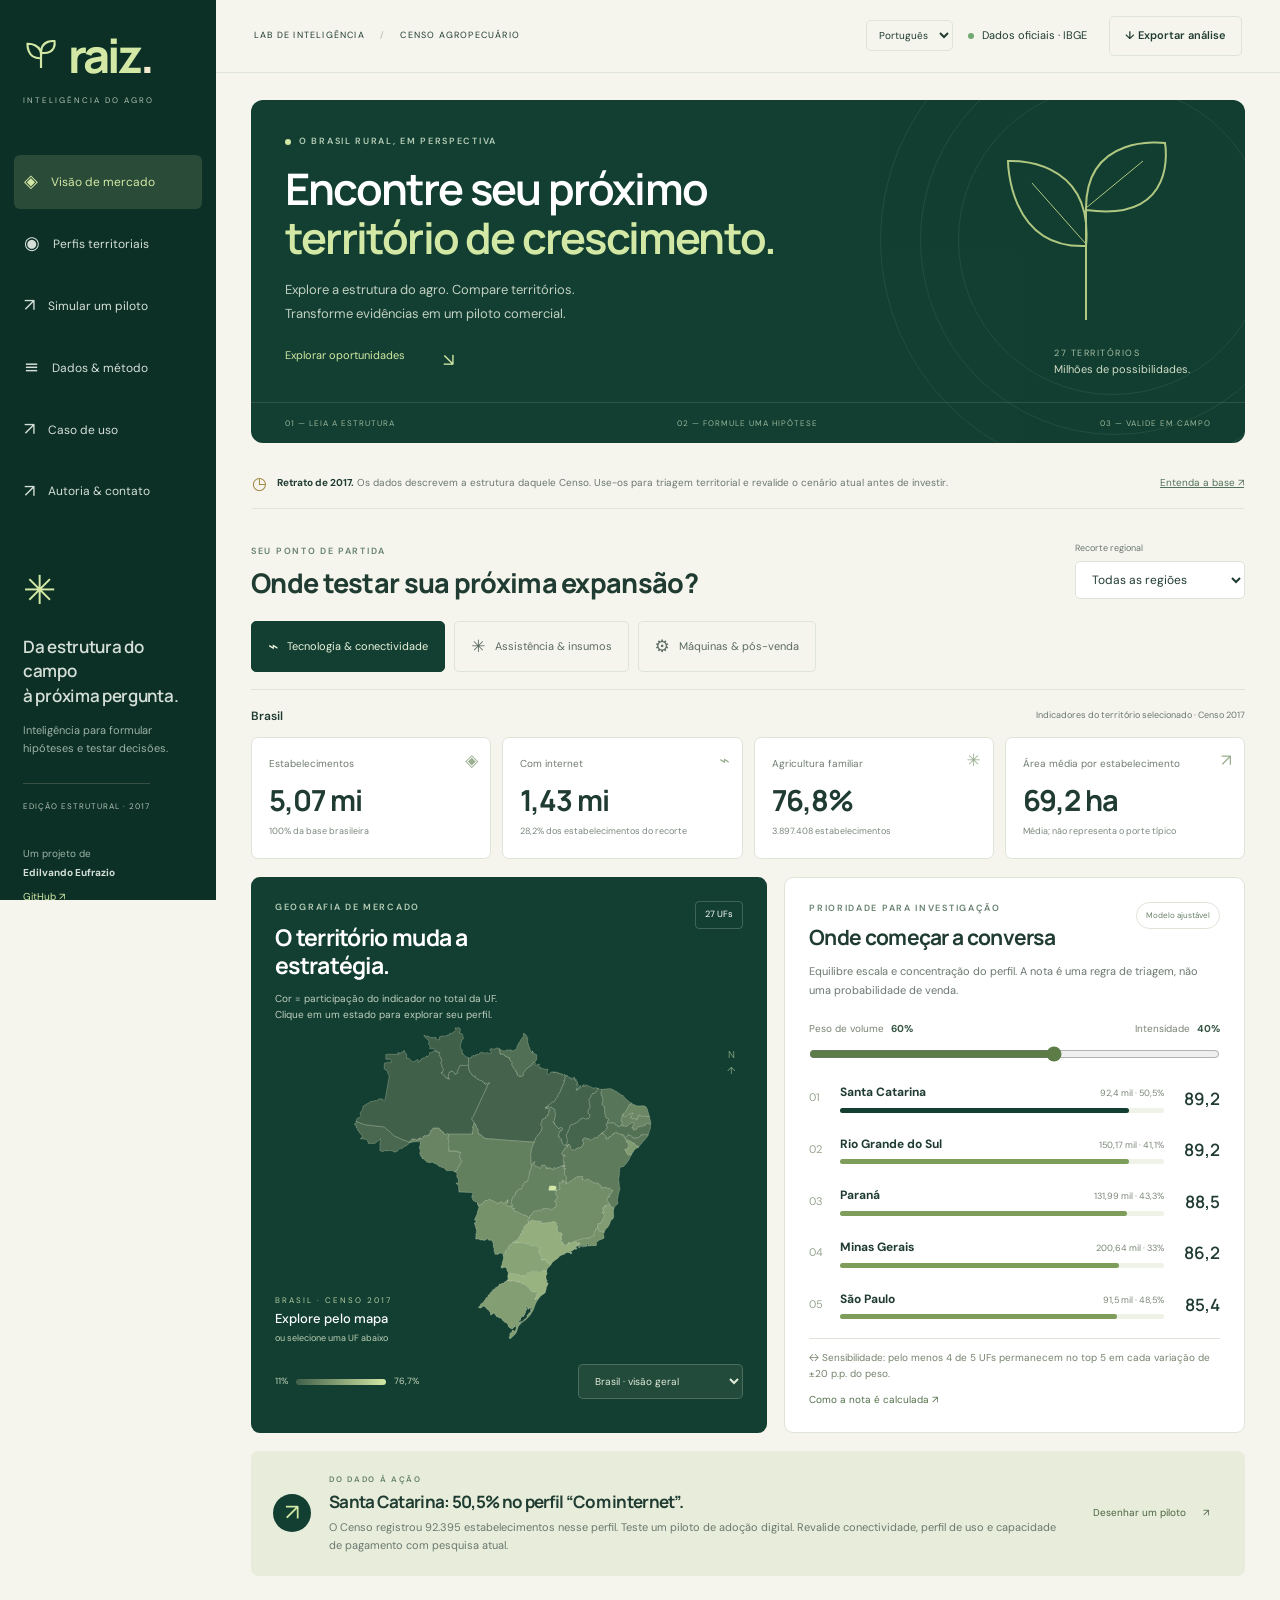
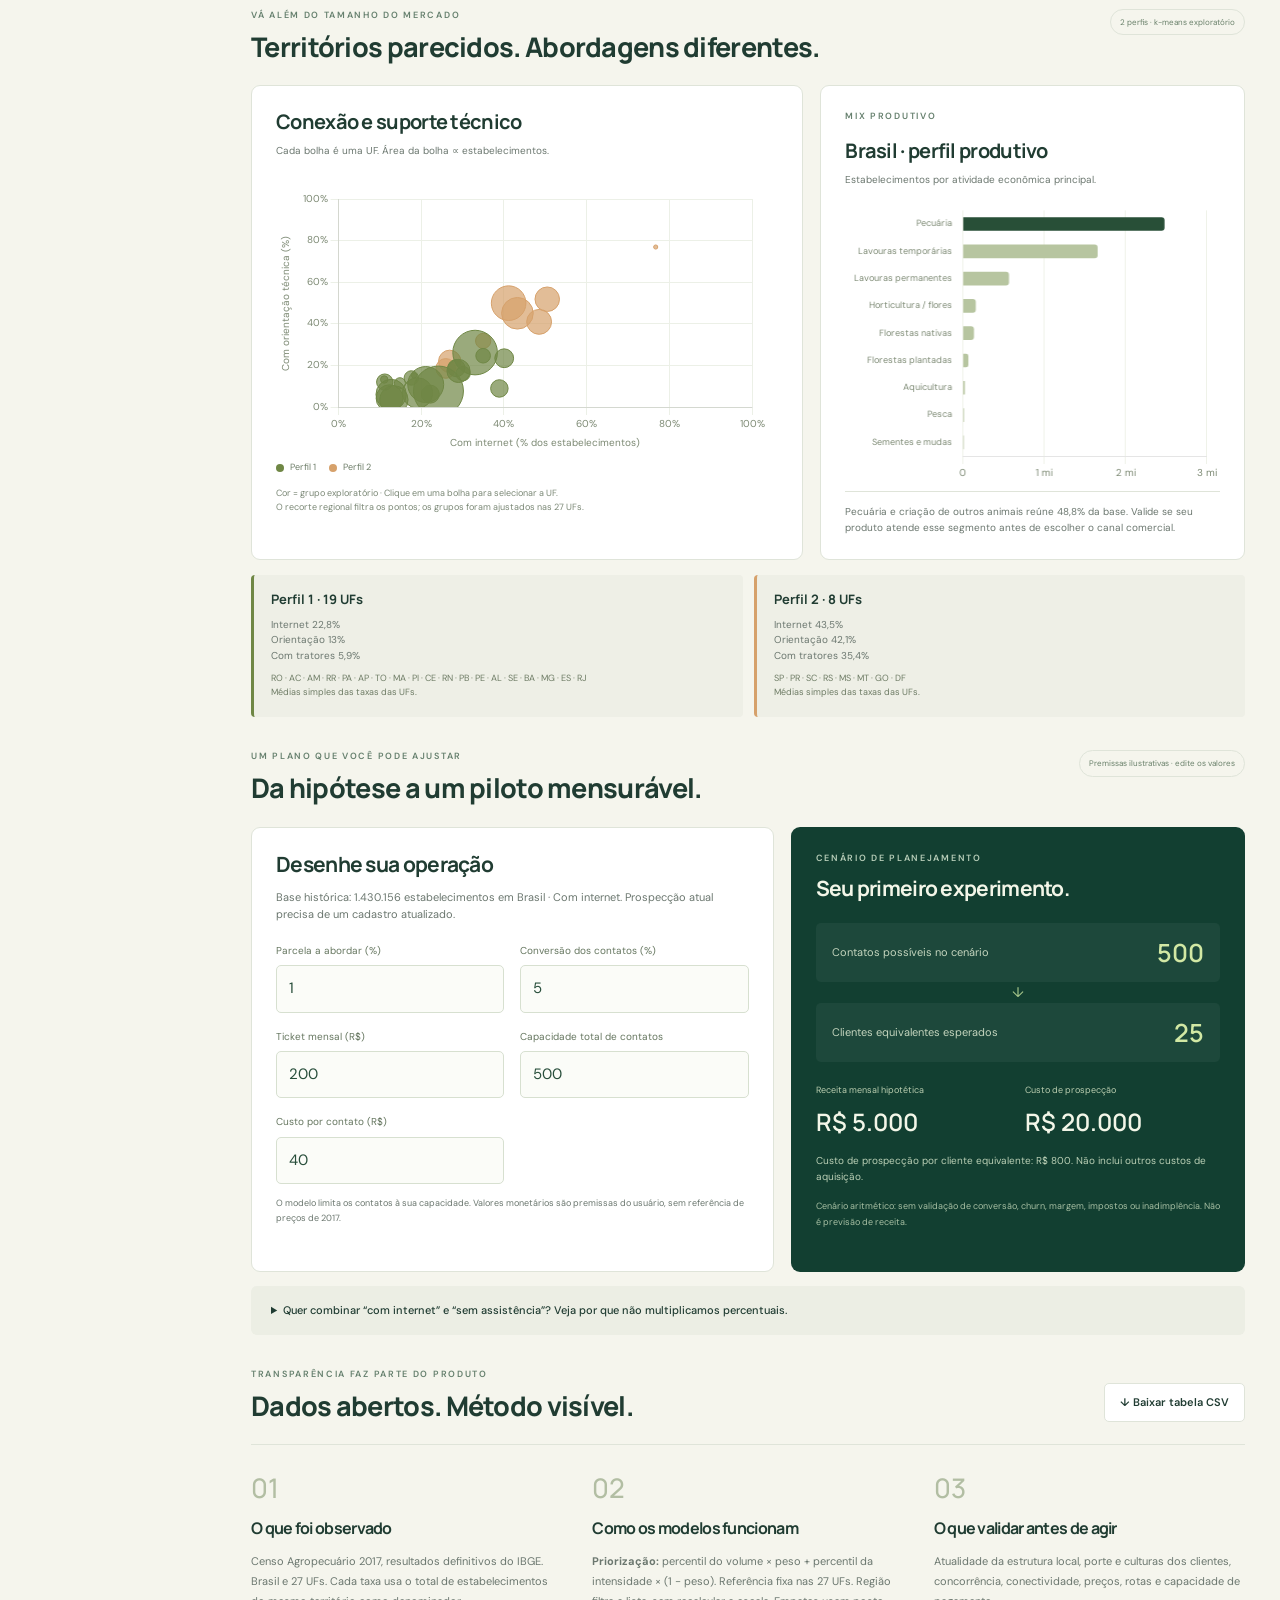
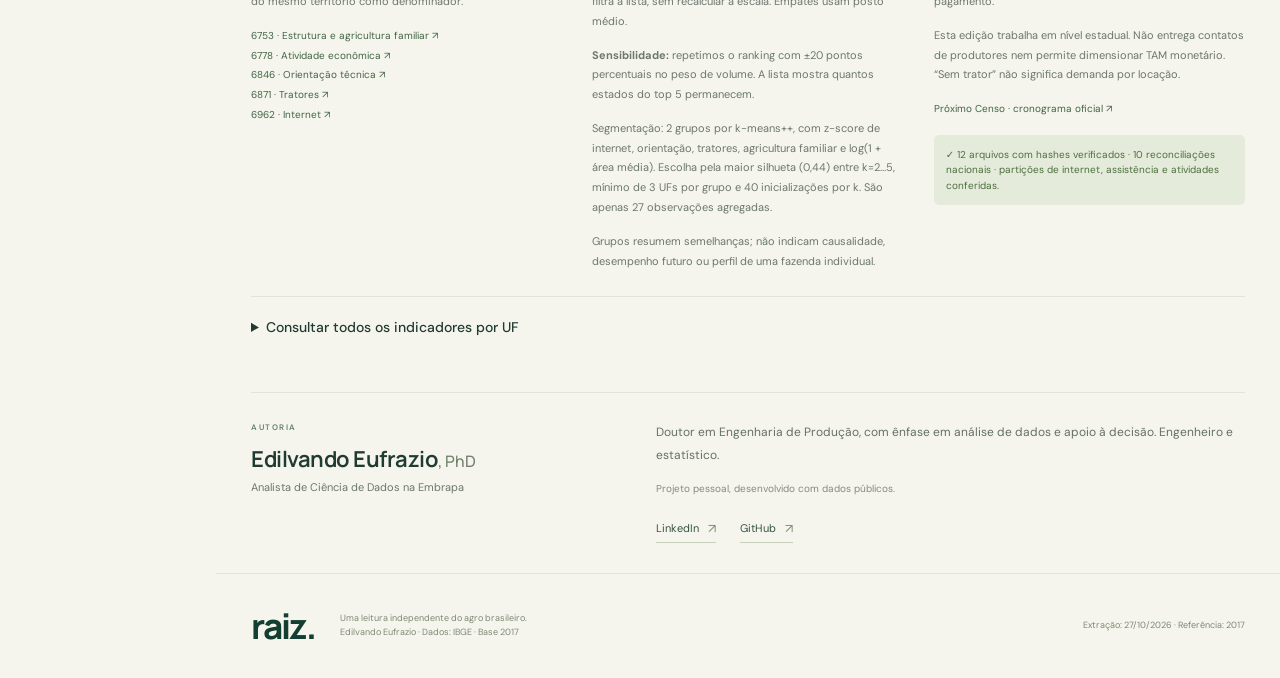
<file: index.html>
<!doctype html><html lang="pt-BR"><head><meta charset="utf-8"><meta name="viewport" content="width=device-width,initial-scale=1"><meta name="theme-color" content="#123f31"><meta name="description" content="Transforme o Censo Agropecuário 2017 em hipóteses de expansão: mapas, segmentação exploratória e cenários comerciais reproduzíveis."><title>Raiz • Inteligência territorial do agro</title><style>@import url('https://fonts.googleapis.com/css2?family=DM+Sans:wght@400;450;500;600;650;700&family=Manrope:wght@400;500;600;650;700;750;800&display=swap');
:root{--green:#123f31;--deep:#0c3026;--lime:#d2e8a4;--paper:#f5f5ed;--ink:#203c32;--muted:#6b776f;--border:#dfe4d9;--white:#fff;--gold:#e3af69}*{box-sizing:border-box}html{scroll-behavior:smooth;scroll-padding-top:85px}body{margin:0;background:var(--paper);color:var(--ink);font:14px 'DM Sans',system-ui,sans-serif;line-height:1.55}button,input,select{font:inherit}button,a,input,select{touch-action:manipulation}a{color:inherit}button,a,select,input{outline-offset:4px}button{cursor:pointer}h1,h2,h3,p{margin:0}h1,h2,h3{font-family:Manrope,system-ui,sans-serif;line-height:1.2;letter-spacing:-.7px}h2{font-size:27px;font-weight:750}h3{font-size:20px}p{color:var(--muted)}.sidebar{position:fixed;inset:0 auto 0 0;width:216px;background:var(--deep);color:#d5dfd7;z-index:10;padding:32px 23px;display:flex;flex-direction:column}.brand{text-decoration:none;display:flex;align-items:center;gap:9px;color:var(--lime);font:750 47px Manrope,system-ui;letter-spacing:-3px;line-height:1}.brand svg{width:36px;height:39px}.brand-dot{color:#f2e9cd}.brand-caption{font-size:8px;letter-spacing:2px;color:#afc1b2;margin-top:15px}.sidebar nav{display:grid;gap:8px;margin:49px -9px 0}.sidebar nav a{text-decoration:none;display:flex;align-items:center;gap:13px;padding:13px 10px;font-size:12px;border-radius:6px}.sidebar nav a span{font-size:18px}.sidebar nav a:hover{background:#22473a}.sidebar nav .nav-active{background:#2b4b39;color:var(--lime)}.sidebar-note{margin-top:auto;padding-top:40px}.sidebar-note .seed{font-size:40px;color:var(--lime);margin-bottom:14px}.sidebar-note strong{font:600 17px Manrope;letter-spacing:-.3px}.sidebar-note p{font-size:11px;line-height:1.7;color:#9db2a6;margin-top:12px}.edition{display:inline-block;border-top:1px solid #365043;margin-top:25px;padding-top:16px;font-size:8px;letter-spacing:1px;color:#b2c2b6}.author{margin-top:28px;color:#9db2a6;font-size:10px;line-height:1.9}.author b{color:#d5dfd7}.author a{display:block;margin-top:5px;text-decoration:none;color:var(--lime)}main{margin-left:216px;max-width:1800px}.topbar{height:73px;display:flex;align-items:center;justify-content:space-between;padding:0 38px;border-bottom:1px solid var(--border);font-size:9px;letter-spacing:1.2px}.slash{margin:0 12px;color:#adb4aa}.topbar>div{display:flex;align-items:center;gap:8px;letter-spacing:0;font-size:11px}.source-dot,.eyebrow>span{height:6px;width:6px;display:inline-block;background:#70a971;border-radius:50%}.button{padding:10px 15px;border:1px solid var(--border);border-radius:5px;background:white;color:var(--ink);font-size:11px;font-weight:600}.quiet{margin-left:14px;background:transparent}.hero{position:relative;background:var(--green);margin:27px 35px 0;border-radius:12px;color:#fff;overflow:hidden;min-height:343px;padding:35px 34px 60px;display:flex;justify-content:space-between}.hero-copy{z-index:1}.eyebrow{font-size:9px;letter-spacing:1.7px;font-weight:600;color:#b7cdb8;margin-bottom:15px;display:flex;gap:8px;align-items:center}.eyebrow.dark{color:#66806e}.hero .eyebrow>span{background:var(--lime)}h1{font-size:clamp(31px,3.4vw,53px);letter-spacing:-1.8px;font-weight:650;line-height:1.13}h1 em{font-style:normal;color:var(--lime)}.hero p{margin-top:16px;font-size:13px;color:#c2d0c3;line-height:1.8}.hero-link{display:inline-flex;gap:38px;text-decoration:none;font-size:11px;color:var(--lime);margin-top:22px}.hero-link span{font-size:18px}.hero-art{width:270px;position:absolute;right:20px;top:0;height:300px;color:#c3d68c;opacity:.9}.hero-art svg{width:260px;position:absolute;top:0;right:7px}.orbit{position:absolute;border:1px solid #ffffff15;border-radius:50%;width:310px;height:310px;left:3px;top:-15px}.orbit-two{width:390px;height:390px;left:-35px;top:-55px}.orbit-three{width:470px;height:470px;left:-75px;top:-95px}.art-tag{position:absolute;bottom:22px;right:35px;font-size:9px;letter-spacing:1.5px;color:#bacbb3}.art-tag b{font-size:11px;letter-spacing:0;color:#e6edd8;font-weight:400}.hero-foot{position:absolute;bottom:0;left:0;right:0;display:flex;justify-content:space-between;padding:14px 34px;border-top:1px solid #ffffff1c;color:#9bb69b;font-size:8px;letter-spacing:1px}.vintage{margin:15px 36px 0;display:flex;gap:10px;align-items:center;padding:12px 0;border-bottom:1px solid var(--border);font-size:10px}.vintage>span{color:#9b823e;font-size:17px}.vintage p{flex:1}.vintage b{color:var(--ink)}.vintage a{white-space:nowrap;color:#53705a;font-size:10px}.workspace{padding:33px 35px 0;scroll-margin-top:10px}.section-top{display:flex;align-items:end;gap:16px;justify-content:space-between;margin-bottom:22px}.section-top .eyebrow{margin-bottom:8px}.region-label{display:grid;gap:5px;font-size:9px;color:var(--muted);min-width:170px}select{padding:9px 12px;border-radius:5px;border:1px solid var(--border);color:var(--ink);background:#fff;max-width:100%;font-size:12px}.mission-tabs{display:flex;gap:9px;border-bottom:1px solid var(--border);padding-bottom:17px}.mission-tabs button{border:1px solid var(--border);background:transparent;border-radius:5px;padding:11px 16px;font-size:11px;color:#5b6b60;display:flex;align-items:center;gap:9px}.mission-tabs button span{font-size:17px}.mission-tabs button[aria-pressed=true]{background:var(--green);border-color:var(--green);color:#ecf3de}.scope-line{display:flex;align-items:center;gap:12px;margin:17px 0 12px}.scope-line>span:first-child{font-weight:600;font-size:12px}.scope-caption{margin-left:auto;color:var(--muted);font-size:9px}.text-button{border:0;background:transparent;font-size:10px;color:#52715d;text-decoration:underline}.kpis{display:grid;grid-template-columns:repeat(4,1fr);gap:11px}.kpis article{position:relative;background:var(--white);border:1px solid var(--border);border-radius:7px;padding:18px 17px;min-height:122px;overflow:hidden}.kpi-label{display:block;font-size:10px;color:#6f7b70}.kpis strong{font:700 29px Manrope;letter-spacing:-1px;display:block;margin:8px 0 5px}.kpis small{font-size:9px;color:#7b877c;display:block}.mini-icon{position:absolute;right:12px;top:9px;color:#9aaf91;font-size:17px}.market-grid{display:grid;grid-template-columns:1.12fr 1fr;gap:17px;margin-top:18px}.map-card{position:relative;background:var(--green);border-radius:9px;color:white;padding:24px;min-height:515px;overflow:hidden}.card-top{display:flex;align-items:start;justify-content:space-between;gap:12px}.card-top .eyebrow{margin-bottom:9px}.map-card h3{font-size:23px;max-width:300px}.map-badge{font-size:9px;padding:6px 9px;border:1px solid #ffffff30;border-radius:4px;white-space:nowrap}.map-caption{margin-top:12px;font-size:10px;color:#c0d0c0}.map-wrap{position:relative;height:330px;max-width:570px;margin:auto}#map{height:100%;width:100%;overflow:visible}#map path{stroke:#f2f4dc88;stroke-width:.65;stroke-linejoin:round;cursor:pointer;transition:fill .35s,opacity .2s}#map path:hover,#map path:focus{stroke:#fff;stroke-width:2;outline:0;filter:brightness(1.16)}#map path.selected{stroke:#f9c477;stroke-width:2.5}#map path.dim{opacity:.2}.map-hover{position:absolute;left:0;bottom:6px;display:grid;gap:3px;max-width:165px;pointer-events:none}.map-hover span{font-size:8px;letter-spacing:2px;color:#b4cca5}.map-hover b{font-size:13px;font-weight:500}.map-hover small{font-size:9px;color:#bdd0b7}.map-compass{position:absolute;right:7px;top:25px;color:#7e9c7c;font-size:10px;text-align:center}.map-bottom{display:flex;align-items:center;justify-content:space-between;gap:10px;margin-top:12px}.legend{display:flex;gap:8px;align-items:center;font-size:9px;color:#c4d5bd}.legend i{display:inline-block;height:6px;width:90px;background:linear-gradient(90deg,#41604a,#d2e8a4);border-radius:5px}.map-bottom select{background:#224b3b;color:#e3ebd8;border-color:#ffffff30;max-width:180px;font-size:10px}.rank-card,.white-card{background:white;border:1px solid var(--border);border-radius:9px;padding:24px}.rank-card h3{font-size:21px}.pill{border:1px solid var(--border);border-radius:30px;font-size:8px;padding:6px 9px;color:#69806a;white-space:nowrap;display:inline-block;align-self:start}.rank-card>p{font-size:11px;line-height:1.7;margin:12px 0 21px}.weight-label{display:flex;justify-content:space-between;font-size:10px;color:#798473}.weight-label b{color:#345442;margin-left:4px}input[type=range]{width:100%;accent-color:#5c7c48;margin:10px 0 12px;cursor:pointer}.rank-list{display:grid;gap:4px}.rank-row{display:grid;grid-template-columns:21px 1fr 46px;gap:10px;align-items:center;border:0;background:transparent;width:100%;text-align:left;padding:9px 0;color:var(--ink)}.rank-row:hover{background:#f2f5eb}.rank-row.active{background:#edf3e5}.rank-index{font-size:11px;color:#96a48e}.rank-name{display:flex;align-items:baseline;justify-content:space-between;font-size:12px;margin-bottom:6px}.rank-name small{font-size:9px;color:#7b8678}.rank-bar{height:5px;background:#eff2e7;border-radius:4px;display:block}.rank-bar i{height:100%;display:block;background:#7e9d5b;border-radius:4px;transition:width .4s}.rank-row:first-child .rank-bar i{background:var(--green)}.rank-score{font:600 17px Manrope;text-align:right}.sensitivity{border-top:1px solid var(--border);padding-top:11px;margin-top:10px;font-size:10px;color:#75836c}.subtle-link{display:block;margin-top:11px;font-size:10px;color:#53704b;text-decoration:none}.insight-band{display:flex;align-items:center;gap:18px;padding:22px;background:#e7edda;border-radius:8px;margin-top:18px}.insight-icon{width:38px;height:38px;display:grid;place-items:center;background:var(--green);color:var(--lime);font-size:23px;border-radius:50%;flex-shrink:0}.insight-band .eyebrow{font-size:8px;margin-bottom:7px}.insight-band h3{font-size:17px}.insight-band p{font-size:11px;margin-top:7px;max-width:740px}.insight-band>a{font-size:10px;min-width:130px;margin-left:auto;text-decoration:none;align-self:center;color:#4b6342}.insight-band>a span{margin-left:14px}.profile-grid{display:grid;grid-template-columns:1.3fr 1fr;gap:17px}.white-card .card-top p,.activity-card>p{font-size:10px;margin-top:9px}.chart-box{height:280px;position:relative;margin-top:15px}.chart-note{display:block;color:#7b8876;font-size:9px;margin-top:12px}.cluster-legend{display:flex;gap:13px;flex-wrap:wrap;margin-top:8px;font-size:9px;color:#6c7c67}.cluster-legend span{display:flex;gap:6px;align-items:center}.cluster-legend i{width:8px;height:8px;border-radius:50%}.activity-insight{border-top:1px solid var(--border);padding-top:12px;font-size:10px!important}.cluster-cards{display:grid;grid-template-columns:repeat(auto-fit,minmax(175px,1fr));gap:11px;margin-top:15px}.cluster-card{padding:17px;border-left:3px solid var(--accent);background:#eeefe6;border-radius:4px}.cluster-card.active{background:#e5ecd8}.cluster-card h3{font-size:13px;letter-spacing:0}.cluster-card p{font-size:10px;margin-top:9px}.cluster-card small{font-size:9px;display:block;color:#6e7c65;margin-top:9px}.sim-grid{display:grid;grid-template-columns:1.15fr 1fr;gap:17px}.sim-grid h3{font-size:21px}.sim-grid .white-card>p{font-size:11px;margin:12px 0 20px}.form-grid{display:grid;grid-template-columns:1fr 1fr;gap:16px}.form-grid label{font-size:10px;color:#65765f}.form-grid input{display:block;width:100%;border:1px solid #d7e0d0;border-radius:5px;padding:11px 12px;color:#284e3b;margin-top:7px;font-size:15px;background:#fbfcf8}.small-note{font-size:9px!important;line-height:1.7}.sim-output{background:var(--green);color:#f3f6e8;border-radius:9px;padding:25px}.sim-output .eyebrow{margin-bottom:10px}.funnel{padding-top:22px}.funnel>div{display:flex;justify-content:space-between;align-items:center;padding:12px 16px;background:#ffffff0c;border-radius:5px}.funnel>div span{font-size:11px;color:#c5d5be}.funnel b{font:600 25px Manrope;color:var(--lime)}.funnel-arrow{display:block;text-align:center;color:#a8c88c}.sim-metrics{display:grid;grid-template-columns:1fr 1fr;gap:14px;margin-top:22px}.sim-metrics small{display:block;font-size:9px;color:#bbceb0}.sim-metrics strong{font:600 24px Manrope;display:block;margin-top:7px}.sim-output p{font-size:10px;color:#bbd0b6;margin-top:15px}.sim-output .light{color:#a7bfa3}.overlap{margin-top:14px;background:#eceee4;padding:16px 20px;border-radius:6px;font-size:11px}.overlap p{margin-top:12px;max-width:1000px}summary{cursor:pointer;font-weight:500}details[open] summary{margin-bottom:10px}.method-grid{display:grid;grid-template-columns:repeat(3,1fr);gap:30px;border-top:1px solid var(--border);padding-top:24px}.method-number{font:500 27px Manrope;color:#b2bea3}.method-grid h3{font-size:16px;margin-top:13px}.method-grid p{font-size:11px;margin-top:14px;line-height:1.8}.method-grid a{font-size:10px;text-decoration:none;color:#416344}.validation{font-size:10px;color:#4b6e3d;background:#e5ebda;padding:12px;margin-top:16px;border-radius:5px}.evidence>details{margin-top:25px;border-top:1px solid var(--border);padding:20px 0}.table-tools{display:flex;justify-content:space-between;gap:15px;margin-top:18px}.table-tools label{display:grid;gap:7px;font-size:10px}.table-tools input{padding:9px 12px;border:1px solid var(--border);border-radius:5px}.table-scroll{overflow:auto;margin-top:15px}table{border-collapse:collapse;width:100%;font-size:10px;white-space:nowrap}th{text-align:right;color:#5b7052;font-weight:600;background:#e9edde}th:first-child,td:first-child{text-align:left}td,th{padding:12px;border-bottom:1px solid var(--border);text-align:right}caption{text-align:left;color:#6b7962;font-size:10px;padding-bottom:10px}td button{border:0;background:transparent;color:#31593e;text-decoration:underline;font-size:10px;padding:0}footer{display:flex;align-items:center;justify-content:space-between;gap:25px;border-top:1px solid var(--border);padding:28px 35px;margin-top:20px;font-size:9px;color:#7c8973}.footer-brand{font:750 35px Manrope;letter-spacing:-2px;color:var(--green);text-decoration:none}footer>span:nth-child(2){margin-right:auto}.skip{position:fixed;top:-100px;left:220px;padding:12px;z-index:30;background:white}.skip:focus{top:0}.sr-only{position:absolute;width:1px;height:1px;overflow:hidden;clip:rect(0,0,0,0)}#sim-error{color:#ffe2ab;font-size:11px;margin-top:12px}[hidden]{display:none!important}section[id]{scroll-margin-top:25px}
@media(min-width:1550px){.hero{min-height:365px;padding:40px 45px 65px}.hero-art{right:70px}.workspace{padding-top:40px}.map-wrap{height:370px}.chart-box{height:300px}}
@media(max-width:1150px){.sidebar{width:185px;padding:28px 18px}main{margin-left:185px}.topbar{padding:0 24px}.hero{margin:23px 23px 0;padding-left:25px}.hero-art{opacity:.35;right:-35px}.workspace{padding-left:23px;padding-right:23px}.vintage{margin-left:24px;margin-right:24px}.kpis strong{font-size:24px}.map-card,.rank-card,.white-card{padding:19px}.map-bottom{flex-wrap:wrap}.market-grid{grid-template-columns:1fr 1fr}.rank-name small{font-size:8px}.hero-foot{font-size:7px}.mission-tabs button{padding:10px;font-size:10px}.method-grid{gap:20px}}
@media(max-width:900px){.sidebar{position:relative;width:100%;height:auto;display:flex;flex-direction:row;align-items:center;padding:17px 24px;gap:15px}.brand{font-size:34px}.brand svg{width:27px;height:30px}.brand-caption,.sidebar-note,.author{display:none}.sidebar nav{display:flex;margin:0 0 0 auto;gap:0}.sidebar nav a{font-size:10px;padding:8px}.sidebar nav a span{display:none}main{margin-left:0}.topbar{height:58px}.hero-art{opacity:.6;right:0}.hero{min-height:330px}h1{font-size:40px}.kpi-label{max-width:140px}.scope-caption{font-size:8px}.section-top h2{font-size:23px}.profile-grid{grid-template-columns:1.2fr 1fr}.sim-grid{grid-template-columns:1fr 1fr}.sim-metrics strong{font-size:21px}.insight-band>a{display:none}.method-grid{gap:18px}.method-grid h3{font-size:14px}}
@media(max-width:650px){html{scroll-padding-top:10px}.sidebar{padding:15px 17px;flex-wrap:wrap}.sidebar nav{width:100%;margin:0;justify-content:space-between;border-top:1px solid #ffffff18;padding-top:7px}.sidebar nav a{font-size:9px;padding:7px 5px}.topbar{padding:0 18px;font-size:8px}.topbar>div{font-size:9px}.topbar .button{display:none}.topbar .slash{margin:0 5px}.hero{margin:15px 14px 0;min-height:350px;padding:27px 22px 70px}.hero-art{right:-100px;top:50px;opacity:.24}h1{font-size:33px;line-height:1.17;letter-spacing:-1.2px}.hero .eyebrow{font-size:7px;letter-spacing:1.1px}.hero p{font-size:11px}.hero-foot{padding:12px 20px;gap:14px;font-size:6px}.hero-foot span:last-child{display:none}.vintage{margin:9px 17px 0;font-size:9px;align-items:start}.vintage a{display:none}.workspace{padding:26px 15px 0}.section-top{align-items:start;gap:12px;margin-bottom:17px}.section-top h2{font-size:22px;max-width:330px}.section-top .eyebrow{font-size:7px;letter-spacing:1px}.region-label{min-width:122px;font-size:8px}.region-label select{font-size:10px;padding:8px}.mission-tabs{gap:6px;overflow-x:auto;padding-bottom:12px}.mission-tabs button{padding:10px;font-size:9px;white-space:nowrap;flex:1;justify-content:center}.mission-tabs button span{display:none}.mission-tabs button[data-mission=digital]{font-size:0}.mission-tabs button[data-mission=digital]:after{content:'Tecnologia';font-size:9px}.mission-tabs button[data-mission=assistance]{font-size:0}.mission-tabs button[data-mission=assistance]:after{content:'Assistência';font-size:9px}.mission-tabs button[data-mission=machinery]{font-size:0}.mission-tabs button[data-mission=machinery]:after{content:'Máquinas';font-size:9px}.kpis{grid-template-columns:1fr 1fr;gap:8px}.kpis article{padding:14px;min-height:115px}.kpis strong{font-size:26px}.kpi-label{font-size:9px;max-width:135px}.kpis small{font-size:8px}.mini-icon{display:none}.scope-line{flex-wrap:wrap;gap:6px}.scope-caption{width:100%;margin:0;font-size:8px}.market-grid,.profile-grid,.sim-grid{grid-template-columns:1fr;gap:12px}.map-card{min-height:480px}.map-wrap{height:310px}.map-bottom{flex-wrap:nowrap}.map-bottom select{max-width:170px}.map-card h3{font-size:22px}.rank-card{padding:21px}.rank-name small{font-size:9px}.rank-row{padding:11px 0}.insight-band{padding:17px;gap:12px;align-items:start}.insight-band h3{font-size:16px}.insight-band p{font-size:10px}.insight-icon{width:30px;height:30px;font-size:19px;margin-top:5px}.profile-grid .chart-box{height:280px}.cluster-cards{grid-template-columns:1fr 1fr}.cluster-card{padding:13px}.section-top>.pill{display:none}.sim-grid{gap:12px}.form-grid{gap:13px}.sim-metrics strong{font-size:24px}.method-grid{grid-template-columns:1fr;gap:24px}.method-grid h3{font-size:17px;margin-top:5px}.method-grid p{font-size:11px;margin-top:9px}.method-number{font-size:23px}.table-tools{flex-direction:column}.evidence .section-top{align-items:center}.evidence .button{font-size:9px;padding:9px;white-space:nowrap}footer{padding:24px 17px;gap:15px;flex-wrap:wrap}footer>span:last-child{width:100%}.skip{left:0}}
@media(prefers-reduced-motion:reduce){*{scroll-behavior:auto!important;transition:none!important;animation:none!important}}@media print{.sidebar,.topbar,.hero-art,.mission-tabs,.button,input[type=range],.table-tools{display:none}main{margin:0}.hero{break-inside:avoid}body{background:white}section{break-inside:auto}.white-card,.map-card,.rank-card,.sim-output{break-inside:avoid}details>*,details:not([open])>*{display:block!important}*{-webkit-print-color-adjust:exact;print-color-adjust:exact}}
#language{font-size:10px;background:transparent;padding:7px 8px;margin-right:7px;max-width:105px}html[lang=zh-CN] body{font-family:'DM Sans','PingFang SC','Microsoft YaHei',system-ui,sans-serif}html[lang=zh-CN] h1{font-size:clamp(31px,3.2vw,48px);line-height:1.35;letter-spacing:0}html[lang=zh-CN] .eyebrow{letter-spacing:1px}html[lang=zh-CN] h2,html[lang=zh-CN] h3{letter-spacing:0}@media(max-width:900px){.sidebar nav a{font-size:9px}}@media(max-width:650px){.sidebar nav a{font-size:8px}.topbar .source-dot{display:none}.topbar>div{gap:3px}.topbar>span{font-size:6px;letter-spacing:.5px}#language{font-size:9px;margin:0;max-width:88px}.mission-tabs button[data-mission]:after{display:none}.mission-tabs button[data-mission]{font-size:9px}.hero h1{font-size:30px}html[lang=zh-CN] .hero h1{font-size:29px}}
@media(max-width:650px){.mission-tabs button[data-mission]{font-size:0}.mission-tabs button[data-mission]:after{display:inline;content:attr(data-short);font-size:10px}.mission-tabs button[data-mission] span{display:none}}
.market-grid>*,.profile-grid>*,.sim-grid>*,.method-grid>*,.author-note>*{min-width:0}.chart-box{min-width:0;max-width:100%}.chart-box canvas{max-width:100%}.table-scroll{max-width:100%}@media(max-width:650px){.hero-art .art-tag{display:none}.hero{min-height:330px}.hero .hero-art{top:55px}.hero-foot{font-size:6px}}

.author-note{border-top:1px solid var(--border);padding:28px 0 10px;display:grid;grid-template-columns:minmax(205px,.8fr) minmax(0,1.3fr);gap:42px}.author-identity .eyebrow{font-size:8px;letter-spacing:1.5px;margin-bottom:12px}.author-identity h2{font-size:22px;letter-spacing:-.5px;font-weight:650}.author-identity p{margin-top:7px;font-size:11px;color:var(--muted)}.author-context>p{font-size:12px;line-height:1.9;max-width:600px;color:#647064}.author-context .author-disclosure{font-size:10px;margin-top:12px;color:#838b7d}.author-links{display:flex;gap:24px;margin-top:18px}.author-links a{font-size:11px;text-decoration:none;color:#355442;display:inline-flex;align-items:center;gap:9px;padding:3px 0;border-bottom:1px solid #c5cfbc}.author-links a:hover{color:#102f22;border-bottom-color:#355442}.author-links span{font-size:13px;color:#7d8f73}@media(max-width:650px){.author-note{grid-template-columns:1fr;gap:18px;padding-top:24px}.author-identity h2{font-size:21px}.author-context>p{font-size:11px}.author-links{margin-top:15px}.author-context .author-disclosure{font-size:9px}}

.author-credential{font-size:.72em;font-weight:500;letter-spacing:0;color:#70816c}
</style></head><body>
<a class="skip" href="#main">Ir para o conteúdo</a>
<aside class="sidebar"><a class="brand" href="#overview" aria-label="Raiz, início"><svg viewBox="0 0 40 40" aria-hidden="true"><path d="M20 34V17M20 23C4 24 5 7 5 7s17-1 15 16ZM20 17C20 2 35 4 35 4s3 15-15 13Z" fill="none" stroke="currentColor" stroke-width="2.4"/></svg><span>raiz<span class="brand-dot">.</span></span></a><div class="brand-caption">INTELIGÊNCIA DO AGRO</div>
<nav aria-label="Navegação principal"><a class="nav-active" href="#overview"><span>◈</span> Visão de mercado</a><a href="#profiles"><span>◉</span> Perfis territoriais</a><a href="#simulator"><span>↗</span> Simular um piloto</a><a href="#evidence"><span>≡</span> Dados & método</a><a href="piloto-agtech.html"><span>↗</span> Caso de uso</a><a href="#about"><span>↗</span> Autoria & contato</a></nav>
<div class="sidebar-note"><div class="seed">✳</div><strong>Da estrutura do campo<br>à próxima pergunta.</strong><p>Inteligência para formular hipóteses e testar decisões.</p><span class="edition">EDIÇÃO ESTRUTURAL · 2017</span></div><div class="author">Um projeto de<br><b>Edilvando Eufrazio</b><br><a href="https://github.com/edilvando/raiz-agro-intelligence" target="_blank" rel="noopener">GitHub ↗</a></div></aside>
<main id="main"><header class="topbar"><span>LAB DE INTELIGÊNCIA <span class="slash">/</span> CENSO AGROPECUÁRIO</span><div><label class="sr-only" for="language">Idioma</label><select id="language" aria-label="Idioma"><option value="pt-BR">Português</option><option value="en-US">English</option><option value="zh-CN">中文</option></select><span class="source-dot"></span> Dados oficiais · IBGE <button id="export" class="button quiet">↓ Exportar análise</button></div></header>
<section class="hero" id="overview"><div class="hero-copy"><div class="eyebrow"><span></span> O BRASIL RURAL, EM PERSPECTIVA</div><h1>Encontre seu próximo<br><em>território de crescimento.</em></h1><p>Explore a estrutura do agro. Compare territórios.<br>Transforme evidências em um piloto comercial.</p><a class="hero-link" href="#territory">Explorar oportunidades <span>↘</span></a></div><div class="hero-art" aria-hidden="true"><div class="orbit orbit-one"></div><div class="orbit orbit-two"></div><div class="orbit orbit-three"></div><svg viewBox="0 0 260 260"><path d="M128 220V107M128 146C50 149 50 61 50 61s86-6 78 85ZM128 110C127 32 207 43 207 43s15 80-79 67Z" fill="none" stroke="currentColor" stroke-width="2"/><path d="m128 144-54-61m54 25 57-47" fill="none" stroke="currentColor"/></svg><span class="art-tag">27 TERRITÓRIOS<br><b>Milhões de possibilidades.</b></span></div><div class="hero-foot"><span>01 — LEIA A ESTRUTURA</span><span>02 — FORMULE UMA HIPÓTESE</span><span>03 — VALIDE EM CAMPO</span></div></section>
<div class="vintage"><span>◷</span><p><b>Retrato de 2017.</b> Os dados descrevem a estrutura daquele Censo. Use-os para triagem territorial e revalide o cenário atual antes de investir.</p><a href="#evidence">Entenda a base ↗</a></div>
<section class="workspace" id="territory"><div class="section-top"><div><div class="eyebrow dark">SEU PONTO DE PARTIDA</div><h2 id="mission-title">Onde testar sua próxima expansão?</h2></div><label class="region-label">Recorte regional<select id="region"><option value="all">Todas as regiões</option><option value="Norte">Norte</option><option value="Nordeste">Nordeste</option><option value="Sudeste">Sudeste</option><option value="Sul">Sul</option><option value="Centro-Oeste">Centro-Oeste</option></select></label></div>
<div class="mission-tabs" role="group" aria-label="Objetivo de negócio"><button data-mission="digital" aria-pressed="true"><span>⌁</span> Tecnologia & conectividade</button><button data-mission="assistance" aria-pressed="false"><span>✳</span> Assistência & insumos</button><button data-mission="machinery" aria-pressed="false"><span>⚙</span> Máquinas & pós-venda</button></div>
<div class="scope-line"><span id="scope">Brasil</span><button id="reset" class="text-button" hidden>Limpar seleção ×</button><span class="scope-caption">Indicadores do território selecionado · Censo 2017</span></div>
<div class="kpis" aria-live="polite"><article><span class="kpi-label">Estabelecimentos</span><strong id="kpi-total"></strong><small id="kpi-share"></small><span class="mini-icon">◈</span></article><article><span class="kpi-label" id="kpi-base-label">Com internet</span><strong id="kpi-base"></strong><small id="kpi-rate"></small><span class="mini-icon">⌁</span></article><article><span class="kpi-label">Agricultura familiar</span><strong id="kpi-family"></strong><small id="kpi-family-count"></small><span class="mini-icon">✳</span></article><article><span class="kpi-label">Área média por estabelecimento</span><strong id="kpi-area"></strong><small>Média; não representa o porte típico</small><span class="mini-icon">↗</span></article></div>
<div class="market-grid"><article class="map-card"><div class="card-top"><div><div class="eyebrow">GEOGRAFIA DE MERCADO</div><h3>O território muda a estratégia.</h3></div><span class="map-badge">27 UFs</span></div><p class="map-caption">Cor = participação do indicador no total da UF.<br>Clique em um estado para explorar seu perfil.</p><div class="map-wrap"><svg id="map" viewBox="0 0 450 480" aria-label="Mapa interativo das unidades da federação" role="group"><path d="M127.41,211.59L128.94,212.00L129.64,211.50L130.73,212.09L130.73,213.16L133.24,215.22L134.01,216.20L136.63,216.01L137.83,216.52L140.27,215.85L140.86,216.31L142.90,215.97L143.89,216.44L144.32,217.22L146.20,218.08L147.05,216.70L149.73,215.38L149.91,213.84L150.33,213.16L151.06,211.12L151.98,209.88L152.71,209.79L153.68,205.94L154.58,205.72L156.43,202.82L155.25,201.73L155.10,200.29L154.23,199.31L154.17,198.02L152.91,197.24L152.78,194.28L154.72,192.50L154.91,191.54L154.22,190.44L154.26,189.12L149.69,188.80L148.94,187.64L142.99,187.66L138.28,187.61L136.95,187.59L137.76,185.14L137.92,181.26L136.91,179.99L136.57,177.25L137.06,176.56L137.41,175.01L136.68,173.41L137.75,172.43L136.60,170.53L136.22,169.05L136.09,168.27L137.18,168.18L136.89,166.44L137.84,164.52L136.59,163.17L135.15,161.94L133.80,162.43L133.07,163.88L132.11,163.99L131.66,163.18L130.62,163.20L129.93,160.85L129.04,160.69L128.82,161.39L127.97,159.77L128.03,158.72L126.88,158.06L126.30,158.56L125.82,157.44L124.79,156.83L124.38,155.32L122.47,154.02L114.17,154.03L114.16,154.62L112.77,156.60L112.30,157.99L111.42,157.50L110.61,157.97L110.29,159.60L110.84,160.50L109.61,162.00L108.43,162.55L108.44,164.80L106.58,165.37L106.44,164.62L103.63,165.28L103.28,165.59L101.11,165.25L99.66,166.80L99.88,167.86L98.41,169.89L97.43,170.39L96.67,168.52L96.03,168.35L94.67,169.19L94.16,168.88L94.25,170.52L92.53,170.02L91.53,170.44L90.97,171.69L89.92,171.32L88.33,170.01L86.09,170.25L83.50,169.94L83.68,170.99L82.49,172.47L81.30,172.82L79.09,174.53L81.10,175.42L85.65,174.71L86.33,174.17L88.20,174.43L89.26,173.80L91.25,173.93L92.90,174.69L94.12,172.87L95.07,173.44L95.82,175.06L95.34,175.94L95.82,179.02L94.69,180.75L94.80,181.36L94.27,181.94L94.54,183.73L95.22,184.39L95.01,185.53L95.97,186.31L96.24,187.58L95.00,189.40L95.65,193.38L96.67,193.70L96.75,196.16L98.00,195.69L98.68,198.95L100.76,199.10L102.32,200.14L102.16,200.93L103.46,201.40L104.36,201.48L104.36,202.84L105.53,204.01L107.42,204.10L110.40,204.94L111.24,204.01L113.47,204.08L116.19,205.33L117.71,206.65L120.00,206.14L120.92,208.43L122.19,208.65L123.26,210.19L124.73,209.90L125.26,210.71L127.41,211.59Z" data-state="11" role="button" tabindex="0" aria-label="Selecionar Rondônia"><title>Rondônia</title></path><path d="M75.51,172.94L73.42,172.01L73.41,172.01L71.31,171.66L66.26,169.34L63.58,168.11L58.88,165.96L55.87,163.34L52.66,160.56L50.11,158.36L46.18,154.97L43.39,152.57L38.33,151.98L32.03,151.25L28.80,150.87L22.60,150.14L20.14,149.85L15.57,149.31L12.10,148.05L2.88,144.69L2.18,144.43L3.31,146.47L1.36,147.43L0.36,147.18L0.89,148.35L0.18,149.47L1.96,151.15L3.37,151.74L3.26,152.87L2.56,152.74L2.98,153.94L4.05,154.94L5.09,158.13L7.35,159.57L7.22,160.98L9.59,162.86L10.38,164.37L11.06,164.52L11.66,166.18L9.89,168.80L8.67,170.00L14.08,170.00L16.30,170.89L18.26,171.08L19.22,172.35L19.02,173.71L20.32,174.29L20.01,176.56L28.85,176.56L30.68,176.19L32.15,174.64L33.03,174.53L34.44,172.82L35.20,172.57L37.73,170.23L38.44,170.11L37.42,172.17L38.23,173.38L37.17,174.69L37.17,177.45L37.17,181.31L37.17,184.45L37.17,187.75L38.17,187.02L39.33,188.17L40.68,188.52L42.23,188.23L44.73,186.87L46.91,187.46L50.34,186.93L52.44,187.08L55.97,187.99L57.77,187.96L58.12,189.38L60.03,189.00L61.73,188.21L63.37,187.28L65.98,183.81L67.49,183.73L69.25,184.39L70.76,182.26L73.58,180.78L73.52,180.12L75.04,180.36L76.97,179.13L78.12,177.81L81.10,175.42L79.09,174.53L75.51,172.94Z" data-state="12" role="button" tabindex="0" aria-label="Selecionar Acre"><title>Acre</title></path><path d="M174.38,147.00L174.01,145.21L172.31,143.04L171.22,142.18L170.70,140.77L171.30,138.94L173.07,137.38L177.53,127.71L183.15,115.57L187.48,106.27L187.95,105.21L189.09,102.68L189.55,101.69L193.58,93.03L192.89,92.76L193.72,91.07L195.76,90.02L196.91,88.30L195.49,88.62L193.45,89.94L192.20,89.54L191.56,89.95L190.53,90.34L189.63,89.92L189.77,88.13L188.55,88.18L186.69,87.10L186.09,85.61L184.16,84.67L183.11,85.11L180.53,83.39L179.58,83.55L179.17,82.54L176.44,81.37L176.01,80.65L176.38,78.88L175.63,78.08L174.28,79.56L173.17,78.44L172.52,78.63L171.28,77.32L171.22,75.81L168.70,73.89L167.91,72.74L168.03,70.86L166.44,69.82L166.50,66.86L166.15,66.12L166.15,63.10L162.10,63.10L160.23,63.10L153.58,63.10L151.50,67.34L149.66,72.06L150.57,73.90L148.52,74.59L148.10,75.56L146.64,75.77L145.62,75.33L145.03,73.59L143.73,72.03L140.55,71.50L140.43,72.18L137.96,73.20L137.11,74.30L136.61,76.76L137.03,77.68L136.08,80.32L136.19,81.34L137.08,81.77L137.78,83.37L136.35,81.93L134.22,81.19L133.76,81.41L133.14,81.35L131.81,78.56L130.62,77.41L129.15,76.74L127.65,75.02L126.39,74.35L126.65,73.50L128.07,73.73L128.85,72.96L128.50,71.99L129.93,69.55L129.27,69.26L129.34,67.88L128.48,67.06L128.42,66.03L127.50,65.17L127.02,63.72L127.09,61.83L126.29,61.12L126.08,58.57L126.91,57.45L127.13,55.46L126.81,54.05L126.27,54.08L124.96,50.18L123.90,49.17L123.14,48.49L123.99,47.30L124.26,44.72L122.78,43.82L120.74,43.83L119.49,42.22L117.96,42.30L116.91,41.66L116.63,42.38L114.82,42.54L111.87,44.35L110.27,44.09L109.32,44.76L109.28,47.56L106.41,50.20L105.60,50.65L105.63,49.20L103.91,50.41L103.50,51.29L101.60,52.46L100.95,51.94L99.53,52.45L98.76,53.74L97.29,53.62L97.18,55.54L95.38,55.75L94.13,58.41L93.05,58.86L92.49,58.06L93.50,56.73L92.56,54.90L90.87,55.00L88.82,56.20L88.39,57.10L86.34,57.81L85.66,57.41L84.52,57.90L84.50,57.69L78.57,52.47L76.03,53.16L76.20,50.13L75.93,46.94L75.27,45.66L73.94,45.36L72.72,41.31L71.26,42.12L70.18,43.73L68.43,43.65L66.65,45.86L65.04,45.08L64.45,44.16L63.32,44.80L63.06,45.90L64.28,46.95L50.70,46.97L49.12,46.45L47.81,47.10L45.70,47.21L45.69,54.14L47.27,53.70L47.26,54.17L51.46,54.03L52.30,54.49L53.46,56.28L52.94,57.78L53.73,58.92L51.15,59.24L49.71,57.91L48.09,59.10L47.44,58.70L45.94,59.50L43.49,59.82L43.49,65.25L43.37,68.05L44.84,69.65L45.71,69.80L48.28,71.65L48.79,73.04L48.11,74.25L49.20,76.14L50.36,77.00L50.62,78.59L50.27,81.26L48.25,92.85L45.79,106.58L44.54,113.01L43.50,114.16L42.54,113.15L41.80,113.96L40.61,112.76L40.77,111.80L38.26,111.55L37.22,112.17L35.65,111.79L34.49,112.83L33.68,114.26L30.07,114.28L30.12,114.72L27.47,114.87L26.21,115.87L24.43,115.38L22.93,115.89L22.58,116.75L19.34,118.65L17.91,118.95L17.44,119.98L15.43,120.88L12.24,122.85L12.43,124.38L11.40,126.57L11.42,128.30L9.34,130.61L8.25,133.72L9.80,136.66L8.66,138.52L7.10,138.70L3.93,140.56L2.70,142.55L3.01,143.44L2.18,144.43L2.88,144.69L12.10,148.05L15.57,149.31L20.14,149.85L22.60,150.14L28.80,150.87L32.03,151.25L38.33,151.98L43.39,152.57L46.18,154.97L50.11,158.36L52.66,160.56L55.87,163.34L58.88,165.96L63.58,168.11L66.26,169.34L71.31,171.66L73.41,172.01L73.42,172.01L75.51,172.94L79.09,174.53L81.30,172.82L82.49,172.47L83.68,170.99L83.50,169.94L86.09,170.25L88.33,170.01L89.92,171.32L90.97,171.69L91.53,170.44L92.53,170.02L94.25,170.52L94.16,168.88L94.67,169.19L96.03,168.35L96.67,168.52L97.43,170.39L98.41,169.89L99.88,167.86L99.66,166.80L101.11,165.25L103.28,165.59L103.63,165.28L106.44,164.62L106.58,165.37L108.44,164.80L108.43,162.55L109.61,162.00L110.84,160.50L110.29,159.60L110.61,157.97L111.42,157.50L112.30,157.99L112.77,156.60L114.16,154.62L114.17,154.03L122.47,154.02L124.38,155.32L124.79,156.83L125.82,157.44L126.30,158.56L126.88,158.06L128.03,158.72L127.97,159.77L128.82,161.39L129.04,160.69L129.93,160.85L130.62,163.20L131.66,163.18L132.11,163.99L133.07,163.88L133.80,162.43L135.15,161.94L136.59,163.17L149.38,163.14L163.60,163.22L171.14,163.17L172.39,162.21L171.19,162.11L171.72,160.90L171.40,159.73L172.54,157.88L172.85,155.27L171.84,152.37L172.76,151.75L173.78,150.08L173.66,148.28L174.49,147.14L174.38,147.00Z" data-state="13" role="button" tabindex="0" aria-label="Selecionar Amazonas"><title>Amazonas</title></path><path d="M107.97,27.59L108.70,29.27L107.59,31.99L108.41,32.70L109.84,35.05L110.15,36.85L109.32,38.44L110.44,38.79L111.70,38.53L112.62,39.11L114.36,38.96L115.88,39.57L116.44,39.00L117.09,39.79L116.91,41.66L117.96,42.30L119.49,42.22L120.74,43.83L122.78,43.82L124.26,44.72L123.99,47.30L123.14,48.49L123.90,49.17L124.96,50.18L126.27,54.08L126.81,54.05L127.13,55.46L126.91,57.45L126.08,58.57L126.29,61.12L127.09,61.83L127.02,63.72L127.50,65.17L128.42,66.03L128.48,67.06L129.34,67.88L129.27,69.26L129.93,69.55L128.50,71.99L128.85,72.96L128.07,73.73L126.65,73.50L126.39,74.35L127.65,75.02L129.15,76.74L130.62,77.41L131.81,78.56L133.14,81.35L133.76,81.41L134.22,81.19L136.35,81.93L137.78,83.37L137.08,81.77L136.19,81.34L136.08,80.32L137.03,77.68L136.61,76.76L137.11,74.30L137.96,73.20L140.43,72.18L140.55,71.50L143.73,72.03L145.03,73.59L145.62,75.33L146.64,75.77L148.10,75.56L148.52,74.59L150.57,73.90L149.66,72.06L151.50,67.34L153.58,63.10L160.23,63.10L162.10,63.10L166.15,63.10L166.15,52.49L165.84,51.50L164.47,51.45L162.21,50.73L161.37,49.35L160.46,48.93L159.13,47.12L157.41,46.68L157.71,45.52L156.79,45.63L156.92,44.00L156.86,40.77L155.71,40.46L154.13,36.51L154.17,33.77L155.01,30.65L156.13,29.09L156.14,27.37L155.40,26.77L157.71,25.11L159.21,22.80L157.20,20.18L156.95,18.80L157.56,18.14L156.91,17.29L154.31,16.35L152.22,16.25L153.72,14.18L154.31,10.10L152.95,9.38L152.51,8.19L151.66,7.93L150.39,8.66L147.65,8.74L146.33,8.40L147.57,11.42L146.82,12.20L145.74,13.65L143.58,14.73L143.02,16.28L141.36,16.63L140.03,16.01L139.13,17.34L138.07,17.12L137.41,18.42L136.82,19.20L134.89,19.13L133.99,20.11L132.07,20.04L130.42,21.13L127.71,20.00L125.92,20.76L126.14,21.44L123.90,21.52L123.32,23.14L123.98,24.12L123.77,25.57L123.09,24.91L121.15,26.26L120.10,25.35L120.33,24.70L118.75,24.04L118.75,22.50L116.03,22.45L116.47,22.94L115.38,23.65L113.55,21.75L113.14,23.02L112.67,22.62L110.81,22.78L110.38,23.42L108.80,21.02L108.11,20.54L105.25,20.48L103.83,20.84L101.41,18.80L101.08,20.04L104.74,24.35L106.82,25.28L107.84,26.61L107.97,27.59Z" data-state="14" role="button" tabindex="0" aria-label="Selecionar Roraima"><title>Roraima</title></path><path d="M283.86,120.09L285.36,118.91L285.72,118.62L288.02,116.82L289.52,116.75L290.23,116.21L292.14,113.21L292.91,112.74L293.18,111.23L296.02,108.51L296.66,105.68L296.58,105.23L297.57,104.27L297.61,103.17L299.07,102.34L299.54,100.96L300.56,100.05L300.51,97.84L301.51,97.32L300.63,96.09L301.33,95.04L302.43,94.80L303.21,93.19L303.17,92.55L303.42,91.02L304.88,89.70L305.10,88.55L305.54,87.07L305.68,86.15L304.59,85.87L304.53,85.16L305.68,85.00L306.23,83.85L306.06,82.25L306.86,80.71L306.22,80.10L306.85,79.22L307.30,78.17L306.96,77.23L305.87,77.88L305.72,75.74L304.29,77.24L302.84,77.28L302.55,75.59L302.16,76.48L301.00,76.66L301.08,74.81L299.24,75.58L298.80,74.21L297.63,75.45L297.10,73.83L296.30,74.74L295.99,73.42L295.23,74.39L295.08,73.40L294.12,73.13L292.75,72.65L292.31,73.23L291.78,72.52L291.70,74.13L290.51,72.34L290.31,73.68L290.05,73.77L290.04,72.62L288.68,72.67L286.91,72.23L286.25,73.55L285.43,73.25L284.44,74.30L284.11,74.98L282.77,76.12L281.49,75.96L280.78,75.61L280.43,74.26L281.15,70.53L281.88,69.33L281.28,68.50L277.82,68.75L275.90,68.53L273.19,67.43L270.79,68.11L270.18,67.39L271.05,66.28L270.63,65.32L268.05,65.18L267.30,64.34L268.03,63.34L269.63,62.32L268.69,61.42L265.22,62.45L262.15,62.26L262.10,61.63L263.60,60.12L263.20,59.01L261.51,58.34L259.49,59.14L257.40,63.26L256.91,63.70L255.82,64.56L253.28,65.54L251.70,67.07L250.71,67.29L249.17,69.30L248.24,71.21L246.45,73.15L245.48,74.75L245.30,77.70L244.44,78.55L243.24,78.83L242.38,78.38L240.78,79.37L240.68,78.61L238.34,78.28L237.38,77.58L236.99,75.13L236.38,75.42L236.53,73.82L236.11,72.32L234.96,72.43L234.35,71.46L234.47,69.46L231.74,67.57L231.18,65.63L229.96,63.85L229.07,61.80L229.38,59.40L229.84,58.53L226.47,55.78L225.95,53.53L226.23,52.42L225.22,52.67L225.13,51.45L221.23,50.51L221.14,49.99L219.02,49.59L218.65,48.32L215.85,46.60L214.55,46.78L213.38,46.37L211.81,46.46L211.68,44.28L211.08,43.56L211.61,41.77L210.40,39.22L209.50,37.57L207.87,38.21L207.10,37.84L205.48,38.32L204.76,39.39L203.50,39.12L201.22,39.56L201.10,39.57L198.72,38.12L197.44,40.31L196.47,41.07L197.53,41.49L198.36,43.02L199.06,45.23L198.01,45.85L196.32,45.20L195.34,45.32L193.19,44.53L191.62,45.03L190.07,44.81L189.33,45.60L187.88,44.76L186.99,45.01L186.05,43.70L184.22,44.56L183.65,44.02L182.23,45.03L182.04,46.13L180.65,47.40L178.28,47.00L178.23,47.44L176.11,47.75L175.95,49.46L174.58,49.51L174.23,48.84L172.51,48.74L171.91,49.70L170.40,49.91L170.96,50.91L170.54,52.05L168.18,51.81L168.02,52.59L166.92,53.11L166.15,52.49L166.15,63.10L166.15,66.12L166.50,66.86L166.44,69.82L168.03,70.86L167.91,72.74L168.70,73.89L171.22,75.81L171.28,77.32L172.52,78.63L173.17,78.44L174.28,79.56L175.63,78.08L176.38,78.88L176.01,80.65L176.44,81.37L179.17,82.54L179.58,83.55L180.53,83.39L183.11,85.11L184.16,84.67L186.09,85.61L186.69,87.10L188.55,88.18L189.77,88.13L189.63,89.92L190.53,90.34L191.56,89.95L192.20,89.54L193.45,89.94L195.49,88.62L196.91,88.30L195.76,90.02L193.72,91.07L192.89,92.76L193.58,93.03L189.55,101.69L189.09,102.68L187.95,105.21L187.48,106.27L183.15,115.57L177.53,127.71L173.07,137.38L171.30,138.94L170.70,140.77L171.22,142.18L172.31,143.04L174.01,145.21L174.38,147.00L174.49,147.14L175.32,147.57L177.14,150.71L177.85,153.86L179.94,156.73L179.45,158.81L180.03,160.14L180.48,162.70L182.41,163.10L182.42,163.84L184.76,164.53L186.57,166.50L186.34,167.44L187.05,168.01L188.98,168.15L189.70,169.94L190.61,169.50L195.00,169.88L196.28,169.98L199.46,170.25L209.05,171.04L213.25,171.38L218.83,171.78L224.52,172.22L229.53,172.60L235.19,173.02L239.18,173.30L249.65,174.03L254.69,174.34L261.53,174.79L263.00,171.35L263.58,168.63L264.36,167.98L265.51,166.32L265.63,166.12L267.47,163.81L268.48,163.62L269.70,161.78L270.60,160.35L271.16,158.94L271.88,158.51L272.57,156.55L273.07,154.39L273.16,152.69L273.23,151.97L271.23,150.47L271.03,150.01L270.84,148.70L272.10,147.23L272.95,145.37L272.87,144.63L272.87,143.64L272.70,142.37L274.08,141.46L274.59,141.08L276.61,140.41L278.67,139.47L279.03,137.56L279.11,137.42L280.50,136.00L281.87,135.94L281.20,134.35L281.70,133.74L282.83,133.20L282.32,132.17L283.44,131.54L282.79,130.32L282.97,129.10L284.10,128.90L284.48,127.73L282.39,126.56L281.89,125.52L281.14,125.58L279.44,125.74L277.69,124.93L281.03,122.31L283.66,120.24L283.86,120.09Z" data-state="15" role="button" tabindex="0" aria-label="Selecionar Pará"><title>Pará</title></path><path d="M256.48,42.41L255.26,38.51L254.90,38.35L254.24,35.78L253.50,34.78L252.64,30.63L251.80,28.02L252.10,26.82L252.11,23.23L251.34,22.91L250.62,20.31L249.88,19.20L247.66,17.14L245.99,16.35L245.56,18.29L246.15,19.48L245.78,21.37L244.39,22.36L244.22,23.21L242.30,25.21L242.12,26.08L239.43,30.33L238.12,31.59L238.40,32.10L236.74,35.39L235.93,38.27L234.73,39.88L232.74,40.79L232.05,41.92L230.07,41.65L227.93,41.95L228.48,41.11L227.44,40.17L225.80,41.17L222.76,40.55L222.56,39.82L220.63,41.33L217.92,42.03L215.20,41.69L213.38,40.28L212.39,40.02L211.82,38.81L210.40,39.22L211.61,41.77L211.08,43.56L211.68,44.28L211.81,46.46L213.38,46.37L214.55,46.78L215.85,46.60L218.65,48.32L219.02,49.59L221.14,49.99L221.23,50.51L225.13,51.45L225.22,52.67L226.23,52.42L225.95,53.53L226.47,55.78L229.84,58.53L229.38,59.40L229.07,61.80L229.96,63.85L231.18,65.63L231.74,67.57L234.47,69.46L234.35,71.46L234.96,72.43L236.11,72.32L236.53,73.82L236.38,75.42L236.99,75.13L237.38,77.58L238.34,78.28L240.68,78.61L240.78,79.37L242.38,78.38L243.24,78.83L244.44,78.55L245.30,77.70L245.48,74.75L246.45,73.15L248.24,71.21L249.17,69.30L250.71,67.29L251.70,67.07L253.28,65.54L255.82,64.56L256.91,63.70L257.40,63.26L259.49,59.14L261.51,58.34L264.13,56.38L264.12,55.67L265.21,54.85L265.08,52.36L265.30,49.50L264.87,47.43L262.25,46.07L259.34,46.15L256.48,42.41ZM258.40,41.96L258.42,42.90L259.35,42.69L258.40,41.96ZM259.05,42.79L258.27,43.94L259.00,45.22L260.51,44.57L260.03,43.36L259.05,42.79Z" data-state="16" role="button" tabindex="0" aria-label="Selecionar Amapá"><title>Amapá</title></path><path d="M292.27,136.80L292.81,134.89L292.27,132.88L292.17,132.25L292.18,130.54L292.13,130.25L291.75,128.11L291.72,127.94L290.84,126.19L289.52,125.66L287.90,125.34L287.47,124.44L286.69,123.72L285.84,123.70L285.24,124.07L283.97,123.91L283.52,123.67L282.00,122.93L280.64,123.21L279.83,123.61L279.33,124.79L277.69,124.93L279.44,125.74L281.14,125.58L281.89,125.52L282.39,126.56L284.48,127.73L284.10,128.90L282.97,129.10L282.79,130.32L283.44,131.54L282.32,132.17L282.83,133.20L281.70,133.74L281.20,134.35L281.87,135.94L280.50,136.00L279.11,137.42L279.03,137.56L278.67,139.47L276.61,140.41L274.59,141.08L274.08,141.46L272.70,142.37L272.87,143.64L272.87,144.63L272.95,145.37L272.10,147.23L270.84,148.70L271.03,150.01L271.23,150.47L273.23,151.97L273.16,152.69L273.07,154.39L272.57,156.55L271.88,158.51L271.16,158.94L270.60,160.35L269.70,161.78L268.48,163.62L267.47,163.81L265.63,166.12L265.51,166.32L264.36,167.98L263.58,168.63L263.00,171.35L261.53,174.79L260.67,176.96L259.62,178.30L259.40,180.53L258.79,181.09L258.04,183.37L257.36,183.94L257.36,183.95L257.72,184.98L257.04,186.99L257.30,188.51L256.30,191.26L255.87,193.86L256.63,194.27L256.11,195.91L256.97,197.68L256.50,198.87L256.50,201.42L256.92,201.48L257.14,204.10L256.48,206.27L257.15,208.21L258.38,208.67L259.22,206.29L260.64,204.52L262.44,203.43L261.63,204.40L261.87,205.32L261.31,205.70L260.58,207.89L261.96,209.04L265.00,209.96L270.95,213.32L271.09,212.01L272.39,208.93L273.71,207.87L275.26,209.77L276.32,208.18L276.43,208.02L278.91,210.37L279.67,211.65L279.62,213.78L280.32,211.81L280.95,213.41L284.42,211.97L284.13,213.64L285.18,212.94L286.37,213.80L288.22,213.96L289.52,215.53L290.15,214.41L289.68,212.71L290.74,211.56L292.68,213.21L298.60,211.01L299.74,209.90L301.01,209.90L303.00,209.92L303.10,209.52L303.40,208.24L303.99,210.14L306.76,209.32L304.39,209.73L304.89,207.58L304.74,205.46L305.82,204.65L305.82,204.65L305.07,204.68L304.81,203.22L303.91,202.91L303.92,200.10L303.72,199.52L304.56,198.31L303.81,197.44L304.29,196.87L303.84,196.15L304.61,195.45L304.02,194.83L306.41,194.75L307.11,194.75L306.76,194.55L304.15,193.43L303.17,193.59L301.84,191.92L301.92,190.73L304.24,187.07L305.06,187.02L305.13,185.64L305.73,185.52L306.60,183.50L309.98,181.66L310.22,180.17L311.31,179.45L311.04,178.30L310.82,179.24L309.14,179.52L308.98,180.71L307.86,179.36L307.74,178.61L305.86,178.61L304.43,178.61L303.10,177.43L302.77,175.50L302.36,174.30L300.91,173.66L301.48,171.95L302.07,171.65L301.04,170.00L299.70,170.02L298.68,168.67L298.98,167.77L297.81,166.91L297.66,166.12L296.24,166.12L296.58,165.42L297.90,163.82L298.06,160.88L298.69,160.22L299.39,158.38L300.01,158.54L302.02,157.81L302.88,155.09L302.49,153.99L301.31,153.10L299.13,153.74L296.84,154.94L294.91,152.53L294.29,152.16L292.27,149.26L291.47,148.06L290.49,148.07L291.74,146.93L291.03,146.13L289.84,146.54L289.48,145.91L288.80,144.99L289.74,144.87L290.98,143.38L291.27,141.42L291.54,139.84L291.88,138.56L292.32,137.63L292.27,136.80Z" data-state="17" role="button" tabindex="0" aria-label="Selecionar Tocantins"><title>Tocantins</title></path><path d="M285.72,118.62L285.36,118.91L283.86,120.09L283.66,120.24L281.03,122.31L277.69,124.93L279.33,124.79L279.83,123.61L280.64,123.21L282.00,122.93L283.52,123.67L283.97,123.91L285.24,124.07L285.84,123.70L286.69,123.72L287.47,124.44L287.90,125.34L289.52,125.66L290.84,126.19L291.72,127.94L291.75,128.11L292.13,130.25L292.18,130.54L292.17,132.25L292.27,132.88L292.81,134.89L292.27,136.80L292.32,137.63L291.88,138.56L291.54,139.84L291.27,141.42L290.98,143.38L289.74,144.87L288.80,144.99L289.48,145.91L289.84,146.54L291.03,146.13L291.74,146.93L290.49,148.07L291.47,148.06L292.27,149.26L294.29,152.16L294.91,152.53L296.84,154.94L299.13,153.74L301.31,153.10L302.49,153.99L302.88,155.09L302.02,157.81L300.01,158.54L299.39,158.38L298.69,160.22L298.06,160.88L297.90,163.82L296.58,165.42L296.24,166.12L297.66,166.12L297.81,166.91L298.98,167.77L298.68,168.67L299.70,170.02L301.04,170.00L302.07,171.65L301.48,171.95L300.91,173.66L302.36,174.30L302.77,175.50L303.10,177.43L304.43,178.61L305.86,178.61L307.74,178.61L307.86,179.36L308.59,179.45L309.73,175.89L309.47,175.13L309.87,172.99L309.74,171.68L310.30,170.79L309.17,169.23L308.70,165.84L308.05,164.60L308.68,163.04L309.75,162.25L311.23,158.59L311.70,157.07L312.58,156.03L313.27,153.04L313.08,152.75L313.99,150.62L315.25,149.64L318.06,148.76L319.12,148.54L319.16,148.53L321.01,147.20L322.41,147.58L323.78,145.73L325.75,144.53L326.56,144.51L326.96,143.84L327.26,143.20L328.72,141.04L330.76,140.66L332.71,139.91L333.99,140.09L335.63,141.21L336.00,141.49L336.70,141.36L338.27,140.62L341.08,140.41L341.93,139.29L342.25,137.70L342.68,135.20L341.24,133.65L340.46,133.24L339.94,131.12L340.17,130.63L339.96,127.86L340.95,127.07L341.35,126.08L343.03,124.58L343.21,123.16L342.21,119.91L342.18,119.83L341.52,117.62L342.65,115.53L341.57,114.29L341.39,114.01L341.15,112.47L341.63,111.88L342.58,110.91L343.30,109.81L344.06,108.76L344.61,107.74L344.48,106.67L345.04,105.98L345.22,105.74L345.81,105.18L346.54,103.93L346.83,104.35L347.60,104.25L349.00,103.91L349.78,103.77L350.62,102.83L350.64,101.95L352.16,101.47L352.22,101.39L353.44,99.68L354.24,98.58L353.82,98.09L353.91,96.34L354.12,96.04L351.53,96.04L351.22,95.57L349.55,95.63L349.10,96.35L346.64,95.75L344.94,94.89L340.84,93.03L338.39,91.95L337.57,91.73L336.84,91.77L335.68,92.25L335.92,93.36L335.09,92.65L334.64,93.58L333.34,93.67L332.85,92.79L333.91,92.42L334.46,91.12L333.08,91.21L332.62,92.61L331.78,92.59L331.65,93.62L330.76,94.19L329.13,96.19L328.37,96.46L327.08,96.38L328.07,95.73L328.98,94.33L329.60,94.13L329.42,93.14L329.65,92.48L328.09,93.05L327.98,93.08L327.57,93.22L326.65,93.37L325.49,96.80L325.33,98.40L324.55,99.30L323.97,99.51L323.49,99.47L322.71,99.16L322.83,97.84L322.85,96.87L323.89,94.57L326.06,91.75L324.91,89.60L322.91,91.27L322.55,91.09L324.53,88.28L323.65,88.33L324.70,87.88L323.93,86.78L324.12,86.05L323.23,85.40L321.65,85.62L322.28,84.98L321.20,84.75L323.00,83.78L322.04,83.13L320.61,83.79L320.21,83.64L320.54,81.53L319.52,83.16L318.91,82.34L316.84,82.37L316.05,83.59L315.44,83.57L315.61,80.66L313.77,82.28L313.34,80.39L312.28,80.02L311.41,80.01L310.41,79.12L310.32,79.06L310.24,79.01L309.69,79.34L309.61,77.58L308.51,79.23L308.06,77.58L306.85,79.22L306.22,80.10L306.86,80.71L306.06,82.25L306.23,83.85L305.68,85.00L304.53,85.16L304.59,85.87L305.68,86.15L305.54,87.07L305.10,88.55L304.88,89.70L303.42,91.02L303.17,92.55L303.21,93.19L302.43,94.80L301.33,95.04L300.63,96.09L301.51,97.32L300.51,97.84L300.56,100.05L299.54,100.96L299.07,102.34L297.61,103.17L297.57,104.27L296.58,105.23L296.66,105.68L296.02,108.51L293.18,111.23L292.91,112.74L292.14,113.21L290.23,116.21L289.52,116.75L288.02,116.82L285.72,118.62ZM324.70,96.00L323.55,96.97L322.98,98.81L323.83,99.26L324.73,98.55L324.70,96.00ZM319.37,79.98L318.68,80.50L319.12,81.42L320.46,80.62L319.37,79.98Z" data-state="21" role="button" tabindex="0" aria-label="Selecionar Maranhão"><title>Maranhão</title></path><path d="M365.59,157.00L367.36,155.44L367.67,154.63L367.67,154.63L367.83,154.26L368.02,153.86L367.90,152.27L366.59,151.64L367.16,150.49L366.14,148.52L366.82,148.00L367.97,147.55L368.24,146.72L368.43,145.53L368.95,144.06L369.33,142.48L369.92,141.01L368.75,140.23L366.19,139.60L365.90,138.76L365.31,137.66L365.43,135.90L364.63,134.60L364.57,133.29L364.03,132.64L364.39,131.82L363.99,129.53L364.01,128.17L363.78,126.52L363.69,125.92L363.78,122.97L362.12,122.08L361.67,121.33L360.25,119.63L360.43,118.97L361.08,117.38L360.36,116.36L361.05,115.19L361.36,114.09L361.69,113.61L361.91,112.04L361.92,112.03L361.47,111.37L360.99,110.23L360.48,109.68L360.30,108.89L360.37,106.87L359.32,106.55L358.96,105.20L359.67,104.44L359.44,103.27L358.44,102.87L359.45,101.00L360.13,99.61L360.01,98.69L359.45,98.15L358.20,97.98L355.85,97.52L354.40,96.35L353.91,96.34L353.82,98.09L354.24,98.58L353.44,99.68L352.22,101.39L352.16,101.47L350.64,101.95L350.62,102.83L349.78,103.77L349.00,103.91L347.60,104.25L346.83,104.35L346.54,103.93L345.81,105.18L345.22,105.74L345.04,105.98L344.48,106.67L344.61,107.74L344.06,108.76L343.30,109.81L342.58,110.91L341.63,111.88L341.15,112.47L341.39,114.01L341.57,114.29L342.65,115.53L341.52,117.62L342.18,119.83L342.21,119.91L343.21,123.16L343.03,124.58L341.35,126.08L340.95,127.07L339.96,127.86L340.17,130.63L339.94,131.12L340.46,133.24L341.24,133.65L342.68,135.20L342.25,137.70L341.93,139.29L341.08,140.41L338.27,140.62L336.70,141.36L336.00,141.49L335.63,141.21L333.99,140.09L332.71,139.91L330.76,140.66L328.72,141.04L327.26,143.20L326.96,143.84L326.56,144.51L325.75,144.53L323.78,145.73L322.41,147.58L321.01,147.20L319.16,148.53L319.12,148.54L318.06,148.76L315.25,149.64L313.99,150.62L313.08,152.75L313.27,153.04L312.58,156.03L311.70,157.07L311.23,158.59L309.75,162.25L308.68,163.04L308.05,164.60L308.70,165.84L309.17,169.23L310.30,170.79L309.74,171.68L309.87,172.99L309.47,175.13L309.73,175.89L308.59,179.45L307.86,179.36L308.98,180.71L309.14,179.52L310.82,179.24L311.04,178.30L312.36,177.77L312.88,178.99L313.60,179.93L314.64,181.54L314.08,182.26L314.44,183.78L316.29,185.76L318.10,185.95L319.61,186.84L320.50,186.46L322.67,185.05L322.64,184.25L323.64,183.57L324.49,183.83L326.21,182.71L328.18,183.75L329.08,183.15L330.11,181.23L330.93,180.96L331.79,179.94L332.65,177.40L333.38,177.23L333.21,175.67L333.82,174.82L332.37,173.91L331.65,171.52L332.35,170.51L332.40,170.45L334.33,169.33L335.05,168.84L336.18,168.37L337.86,170.09L338.60,169.87L340.18,169.87L340.35,169.83L341.45,170.18L341.53,171.10L343.53,172.31L344.41,171.49L345.37,171.17L346.58,170.93L348.52,168.94L349.51,168.57L351.24,168.28L352.95,168.50L353.60,168.09L354.94,166.39L355.04,165.56L357.00,164.76L358.47,162.90L358.81,162.15L359.06,162.15L360.73,161.33L361.36,160.22L363.24,158.72L363.80,159.25L364.52,158.41L365.42,157.58L365.59,157.00Z" data-state="22" role="button" tabindex="0" aria-label="Selecionar Piauí"><title>Piauí</title></path><path d="M369.91,96.95L369.00,96.85L367.51,97.32L365.64,97.35L361.88,97.92L360.02,97.77L359.45,98.15L360.01,98.69L360.13,99.61L359.45,101.00L358.44,102.87L359.44,103.27L359.67,104.44L358.96,105.20L359.32,106.55L360.37,106.87L360.30,108.89L360.48,109.68L360.99,110.23L361.47,111.37L361.92,112.03L361.91,112.04L361.69,113.61L361.36,114.09L361.05,115.19L360.36,116.36L361.08,117.38L360.43,118.97L360.25,119.63L361.67,121.33L362.12,122.08L363.78,122.97L363.69,125.92L363.78,126.52L364.01,128.17L363.99,129.53L364.39,131.82L364.03,132.64L364.57,133.29L364.63,134.60L365.43,135.90L365.31,137.66L365.90,138.76L366.19,139.60L368.75,140.23L369.92,141.01L369.33,142.48L368.95,144.06L368.43,145.53L368.24,146.72L369.23,147.26L370.20,146.84L371.34,146.72L372.27,147.31L375.05,146.94L375.21,146.96L376.85,146.82L378.41,147.95L379.00,148.56L379.93,148.42L380.08,149.54L380.69,149.94L380.93,150.06L382.07,150.57L383.39,151.16L383.87,151.74L383.98,152.71L384.80,152.21L385.37,152.57L385.42,152.56L386.16,151.52L388.11,150.14L388.13,150.09L388.49,149.61L389.96,146.91L389.90,145.98L389.18,145.63L388.91,145.23L388.63,143.72L388.59,143.70L387.58,143.12L387.58,142.20L388.61,141.50L389.25,140.78L388.82,140.50L388.60,139.94L388.86,139.07L389.32,137.98L389.28,138.01L390.08,136.78L389.81,136.06L389.73,135.36L390.28,134.59L390.87,133.46L391.55,132.75L392.26,132.98L392.98,132.85L393.23,132.23L394.20,131.45L394.25,131.29L395.36,129.41L395.09,128.50L395.69,127.96L397.08,126.60L398.06,124.57L398.34,124.35L398.37,123.72L398.33,123.49L399.55,121.65L399.96,120.26L401.86,119.81L402.09,119.76L403.07,119.50L404.22,119.21L403.42,117.76L401.06,117.15L400.37,116.85L398.54,114.74L397.70,114.25L394.38,111.16L393.54,110.12L391.58,108.09L390.90,106.81L389.54,106.69L388.82,106.53L387.13,105.06L385.75,104.14L384.29,103.50L383.19,102.61L382.17,101.43L380.83,101.03L378.94,99.89L377.07,98.98L374.63,97.54L371.96,96.94L369.91,96.95Z" data-state="23" role="button" tabindex="0" aria-label="Selecionar Ceará"><title>Ceará</title></path><path d="M412.45,136.40L414.22,135.47L414.75,135.35L414.93,135.63L414.74,136.22L415.51,136.92L416.08,136.89L416.94,136.77L416.94,136.77L418.38,137.48L419.43,137.53L420.42,137.47L420.49,137.46L421.70,137.06L422.00,137.15L422.60,137.48L424.14,137.51L424.51,137.54L424.99,137.79L425.25,138.08L426.53,137.89L426.87,138.21L427.40,138.24L427.76,137.71L429.35,137.51L428.65,135.56L428.63,135.29L427.97,134.15L427.92,133.67L427.67,131.92L427.30,130.99L426.76,129.28L426.50,127.83L426.19,126.78L425.41,125.28L424.79,124.05L423.62,122.80L422.21,122.33L420.30,121.92L419.01,121.73L417.59,121.64L416.91,121.92L414.61,122.20L413.53,121.96L410.13,121.96L408.59,120.76L407.44,120.17L405.48,120.49L404.57,119.76L404.22,119.21L403.07,119.50L402.09,119.76L401.86,119.81L399.96,120.26L399.55,121.65L398.33,123.49L398.37,123.72L398.34,124.35L398.06,124.57L397.08,126.60L395.69,127.96L395.09,128.50L395.36,129.41L394.25,131.29L394.20,131.45L393.23,132.23L392.98,132.85L392.26,132.98L391.55,132.75L390.87,133.46L390.28,134.59L389.73,135.36L389.81,136.06L390.96,135.77L391.07,136.58L392.22,137.17L392.82,137.72L393.48,137.47L394.68,137.90L395.22,137.25L395.71,137.37L396.89,136.68L397.72,135.81L398.46,134.84L399.20,134.08L400.22,134.07L401.26,133.80L402.83,133.06L404.18,132.44L405.09,132.65L405.27,133.81L404.43,134.48L403.33,135.53L402.72,136.45L402.81,136.96L401.89,138.02L401.67,139.98L403.54,139.75L404.10,140.23L404.42,141.25L405.33,140.96L406.17,140.47L406.61,140.25L406.96,139.97L407.45,140.79L407.99,140.50L408.81,140.21L409.97,141.38L409.64,142.24L410.80,142.40L411.75,141.80L411.84,141.43L412.02,141.44L412.13,140.24L412.27,138.88L413.18,139.09L412.70,137.88L412.19,137.42L412.45,136.40Z" data-state="24" role="button" tabindex="0" aria-label="Selecionar Rio Grande do Norte"><title>Rio Grande do Norte</title></path><path d="M400.71,148.62L401.26,148.07L402.25,147.15L402.76,147.15L403.55,146.40L404.13,146.23L405.05,146.62L406.41,147.40L406.85,147.67L407.16,148.47L406.72,148.70L406.72,148.70L406.13,148.92L404.82,150.24L405.23,150.93L405.35,151.14L405.33,151.84L405.12,152.07L403.15,153.72L405.35,154.55L405.41,155.68L405.24,156.18L406.77,157.51L407.50,157.61L408.01,157.10L409.33,156.40L410.44,156.02L411.09,155.52L411.70,153.58L412.10,153.19L413.09,153.36L413.61,152.18L415.10,152.42L415.62,151.67L416.61,151.89L417.76,152.18L417.96,152.21L418.62,151.96L419.31,151.69L419.92,151.51L420.31,151.40L421.52,151.00L422.19,150.54L423.20,150.35L423.48,148.88L423.56,148.56L424.22,148.41L425.01,148.10L425.23,147.87L425.34,147.80L425.92,147.49L427.31,147.54L429.16,148.32L429.16,148.74L430.61,149.18L430.83,149.28L431.17,147.49L431.14,145.90L430.73,143.81L430.55,143.52L430.44,142.95L430.11,141.71L429.83,140.62L429.75,140.10L429.38,138.79L429.35,137.51L427.76,137.71L427.40,138.24L426.87,138.21L426.53,137.89L425.25,138.08L424.99,137.79L424.51,137.54L424.14,137.51L422.60,137.48L422.00,137.15L421.70,137.06L420.49,137.46L420.42,137.47L419.43,137.53L418.38,137.48L416.94,136.77L416.94,136.77L416.08,136.89L415.51,136.92L414.74,136.22L414.93,135.63L414.75,135.35L414.22,135.47L412.45,136.40L412.19,137.42L412.70,137.88L413.18,139.09L412.27,138.88L412.13,140.24L412.02,141.44L411.84,141.43L411.75,141.80L410.80,142.40L409.64,142.24L409.97,141.38L408.81,140.21L407.99,140.50L407.45,140.79L406.96,139.97L406.61,140.25L406.17,140.47L405.33,140.96L404.42,141.25L404.10,140.23L403.54,139.75L401.67,139.98L401.89,138.02L402.81,136.96L402.72,136.45L403.33,135.53L404.43,134.48L405.27,133.81L405.09,132.65L404.18,132.44L402.83,133.06L401.26,133.80L400.22,134.07L399.20,134.08L398.46,134.84L397.72,135.81L396.89,136.68L395.71,137.37L395.22,137.25L394.68,137.90L393.48,137.47L392.82,137.72L392.22,137.17L391.07,136.58L390.96,135.77L389.81,136.06L390.08,136.78L389.28,138.01L389.32,137.98L388.86,139.07L388.60,139.94L388.82,140.50L389.25,140.78L388.61,141.50L387.58,142.20L387.58,143.12L388.59,143.70L388.63,143.72L388.91,145.23L389.18,145.63L389.90,145.98L389.96,146.91L388.49,149.61L388.13,150.09L389.47,151.56L390.97,151.16L391.22,151.18L392.10,150.72L392.58,151.39L393.56,152.29L394.55,152.02L394.68,152.28L395.24,151.76L395.99,151.83L396.46,151.69L397.06,150.94L398.56,150.48L398.71,150.13L398.80,149.95L398.92,149.82L400.18,149.02L400.71,148.62Z" data-state="25" role="button" tabindex="0" aria-label="Selecionar Paraíba"><title>Paraíba</title></path><path d="M359.06,162.15L359.94,162.46L361.75,162.11L361.86,162.96L363.45,163.65L364.64,164.90L364.97,166.30L366.63,167.48L365.56,170.37L366.13,170.41L367.14,170.79L369.40,169.33L370.08,169.61L370.99,166.33L371.70,166.12L372.57,166.64L373.95,166.08L374.24,166.02L375.38,164.70L375.18,163.50L377.59,163.01L377.89,161.62L379.76,160.88L381.08,160.37L382.00,160.78L382.49,162.18L384.29,162.42L385.52,163.23L386.60,163.01L388.23,163.88L388.37,164.50L389.29,164.93L389.73,163.52L390.83,163.91L390.35,164.96L391.56,165.82L392.44,165.30L392.56,167.06L393.39,169.08L394.28,168.20L394.98,167.33L395.87,167.15L396.53,166.49L397.91,164.66L398.69,163.70L399.31,164.70L399.98,165.45L401.22,165.00L401.29,165.06L402.65,165.72L403.94,167.11L404.48,167.94L404.82,167.81L405.14,168.37L406.37,168.95L406.39,168.83L407.22,169.41L407.70,169.62L408.32,168.49L409.24,168.53L410.30,168.67L411.13,169.11L412.50,168.34L413.57,167.90L414.09,167.84L414.79,167.35L415.85,165.91L416.67,165.72L416.77,165.61L416.59,164.94L417.63,164.39L418.13,164.34L418.54,164.21L419.71,163.99L419.91,163.97L421.04,164.40L421.83,164.10L422.59,163.70L422.73,163.66L423.06,163.42L424.50,163.61L425.14,163.86L426.42,164.11L427.32,164.45L427.57,163.88L427.87,163.01L428.03,161.97L428.47,161.06L429.43,158.36L429.79,156.79L430.00,156.01L430.53,154.78L430.89,153.83L430.75,152.57L430.70,152.25L430.67,150.82L430.83,149.28L430.61,149.18L429.16,148.74L429.16,148.32L427.31,147.54L425.92,147.49L425.34,147.80L425.23,147.87L425.01,148.10L424.22,148.41L423.56,148.56L423.48,148.88L423.20,150.35L422.19,150.54L421.52,151.00L420.31,151.40L419.92,151.51L419.31,151.69L418.62,151.96L417.96,152.21L417.76,152.18L416.61,151.89L415.62,151.67L415.10,152.42L413.61,152.18L413.09,153.36L412.10,153.19L411.70,153.58L411.09,155.52L410.44,156.02L409.33,156.40L408.01,157.10L407.50,157.61L406.77,157.51L405.24,156.18L405.41,155.68L405.35,154.55L403.15,153.72L405.12,152.07L405.33,151.84L405.35,151.14L405.23,150.93L404.82,150.24L406.13,148.92L406.72,148.70L406.72,148.70L407.16,148.47L406.85,147.67L406.41,147.40L405.05,146.62L404.13,146.23L403.55,146.40L402.76,147.15L402.25,147.15L401.26,148.07L400.71,148.62L400.18,149.02L398.92,149.82L398.80,149.95L398.71,150.13L398.56,150.48L397.06,150.94L396.46,151.69L395.99,151.83L395.24,151.76L394.68,152.28L394.55,152.02L393.56,152.29L392.58,151.39L392.10,150.72L391.22,151.18L390.97,151.16L389.47,151.56L388.13,150.09L388.11,150.14L386.16,151.52L385.42,152.56L385.37,152.57L384.80,152.21L383.98,152.71L383.87,151.74L383.39,151.16L382.07,150.57L380.93,150.06L380.69,149.94L380.08,149.54L379.93,148.42L379.00,148.56L378.41,147.95L376.85,146.82L375.21,146.96L375.05,146.94L372.27,147.31L371.34,146.72L370.20,146.84L369.23,147.26L368.24,146.72L367.97,147.55L366.82,148.00L366.14,148.52L367.16,150.49L366.59,151.64L367.90,152.27L368.02,153.86L367.83,154.26L367.67,154.63L367.67,154.63L367.36,155.44L365.59,157.00L365.42,157.58L364.52,158.41L363.80,159.25L363.24,158.72L361.36,160.22L360.73,161.33L359.06,162.15Z" data-state="26" role="button" tabindex="0" aria-label="Selecionar Pernambuco"><title>Pernambuco</title></path><path d="M395.87,167.15L394.98,167.33L394.28,168.20L393.39,169.08L393.64,169.34L393.75,170.05L395.14,170.33L395.96,171.15L397.16,171.42L397.74,171.87L399.68,172.83L399.74,172.97L401.87,173.75L403.74,174.67L404.51,175.42L405.53,175.60L407.51,176.82L407.57,177.34L407.58,177.40L407.90,177.96L408.29,178.21L408.65,178.56L408.71,178.67L410.08,179.52L410.28,179.58L410.48,179.59L411.05,179.38L411.54,179.93L411.82,181.21L412.62,181.31L412.64,181.29L413.65,182.12L414.68,180.41L415.14,179.51L417.65,177.13L418.41,175.90L419.05,174.95L419.59,174.20L420.31,173.34L421.04,173.04L422.86,170.84L423.23,170.34L423.80,169.40L424.75,168.60L425.27,167.98L425.75,167.14L426.35,166.13L427.32,164.45L426.42,164.11L425.14,163.86L424.50,163.61L423.06,163.42L422.73,163.66L422.59,163.70L421.83,164.10L421.04,164.40L419.91,163.97L419.71,163.99L418.54,164.21L418.13,164.34L417.63,164.39L416.59,164.94L416.77,165.61L416.67,165.72L415.85,165.91L414.79,167.35L414.09,167.84L413.57,167.90L412.50,168.34L411.13,169.11L410.30,168.67L409.24,168.53L408.32,168.49L407.70,169.62L407.22,169.41L406.39,168.83L406.37,168.95L405.14,168.37L404.82,167.81L404.48,167.94L403.94,167.11L402.65,165.72L401.29,165.06L401.22,165.00L399.98,165.45L399.31,164.70L398.69,163.70L397.91,164.66L396.53,166.49L395.87,167.15Z" data-state="27" role="button" tabindex="0" aria-label="Selecionar Alagoas"><title>Alagoas</title></path><path d="M407.90,177.96L407.58,177.40L407.57,177.34L407.51,176.82L405.53,175.60L404.51,175.42L403.74,174.67L401.87,173.75L399.74,172.97L399.68,172.83L397.74,171.87L397.16,171.42L395.96,171.15L395.33,171.96L395.96,175.50L397.08,175.66L398.30,176.93L398.18,177.81L398.48,178.18L398.58,178.75L398.54,179.79L398.82,180.34L397.68,181.52L398.03,182.35L398.13,183.28L398.09,184.26L396.30,185.03L395.54,184.40L394.41,184.59L393.75,184.51L393.38,185.51L393.69,186.98L394.01,187.11L394.83,188.04L395.48,189.79L396.21,189.98L396.06,191.60L396.20,191.65L397.84,193.16L398.20,193.60L399.60,194.13L400.04,193.56L400.64,193.94L402.96,192.89L403.25,192.71L404.14,191.00L405.30,189.56L406.62,187.27L408.62,184.89L410.60,183.62L412.65,182.56L413.65,182.12L412.64,181.29L412.62,181.31L411.82,181.21L411.54,179.93L411.05,179.38L410.48,179.59L410.28,179.58L410.08,179.52L408.71,178.67L408.65,178.56L408.29,178.21L407.90,177.96Z" data-state="28" role="button" tabindex="0" aria-label="Selecionar Sergipe"><title>Sergipe</title></path><path d="M381.08,160.37L379.76,160.88L377.89,161.62L377.59,163.01L375.18,163.50L375.38,164.70L374.24,166.02L373.95,166.08L372.57,166.64L371.70,166.12L370.99,166.33L370.08,169.61L369.40,169.33L367.14,170.79L366.13,170.41L365.56,170.37L366.63,167.48L364.97,166.30L364.64,164.90L363.45,163.65L361.86,162.96L361.75,162.11L359.94,162.46L359.06,162.15L358.81,162.15L358.47,162.90L357.00,164.76L355.04,165.56L354.94,166.39L353.60,168.09L352.95,168.50L351.24,168.28L349.51,168.57L348.52,168.94L346.58,170.93L345.37,171.17L344.41,171.49L343.53,172.31L341.53,171.10L341.45,170.18L340.35,169.83L340.18,169.87L338.60,169.87L337.86,170.09L336.18,168.37L335.05,168.84L334.33,169.33L332.40,170.45L332.35,170.51L331.65,171.52L332.37,173.91L333.82,174.82L333.21,175.67L333.38,177.23L332.65,177.40L331.79,179.94L330.93,180.96L330.11,181.23L329.08,183.15L328.18,183.75L326.21,182.71L324.49,183.83L323.64,183.57L322.64,184.25L322.67,185.05L320.50,186.46L319.61,186.84L318.10,185.95L316.29,185.76L314.44,183.78L314.08,182.26L314.64,181.54L313.60,179.93L312.88,178.99L312.36,177.77L311.04,178.30L311.31,179.45L310.22,180.17L309.98,181.66L306.60,183.50L305.73,185.52L305.13,185.64L305.06,187.02L304.24,187.07L301.92,190.73L301.84,191.92L303.17,193.59L304.15,193.43L306.76,194.55L307.11,194.75L306.41,194.75L304.02,194.83L304.61,195.45L303.84,196.15L304.29,196.87L303.81,197.44L304.56,198.31L303.72,199.52L303.92,200.10L303.91,202.91L304.81,203.22L305.07,204.68L305.82,204.65L305.82,204.65L304.74,205.46L304.89,207.58L304.39,209.73L306.76,209.32L304.71,210.96L304.40,213.10L304.78,213.82L306.86,213.15L307.25,213.58L305.27,215.17L305.70,215.50L305.28,216.78L306.21,217.07L305.41,218.25L305.09,220.96L305.67,221.67L305.50,222.11L305.97,223.34L307.34,224.19L309.02,225.59L308.00,226.62L308.12,229.00L307.77,229.16L307.72,229.25L307.57,231.50L307.59,231.49L308.37,232.53L307.15,235.93L308.31,234.67L310.86,234.29L312.21,233.08L315.64,231.02L316.74,230.01L317.95,230.11L318.56,229.28L320.35,228.36L320.83,227.23L321.84,226.86L323.87,225.38L325.47,224.75L326.74,224.43L329.50,224.78L330.33,224.66L332.38,225.40L332.00,225.95L331.31,227.94L331.28,228.96L333.17,229.68L335.16,230.82L335.16,230.82L335.64,230.53L337.58,229.16L339.08,228.95L341.67,229.59L342.41,230.24L345.19,232.23L346.33,232.72L346.73,233.08L348.95,234.21L349.08,234.34L350.09,233.90L351.47,234.86L352.51,234.92L354.09,234.07L354.17,234.06L354.64,234.49L357.98,237.59L358.99,238.54L359.02,238.56L359.24,240.20L359.37,241.40L361.43,241.73L365.02,240.30L365.56,241.06L366.29,240.53L366.91,241.23L368.28,242.02L369.05,241.61L369.33,242.11L371.41,242.09L372.60,243.27L373.95,244.35L374.94,244.33L375.58,245.64L374.90,247.59L373.81,248.32L372.79,249.48L372.26,250.97L370.97,250.90L370.55,252.11L370.62,252.32L370.90,254.67L369.59,254.54L369.52,254.64L369.23,254.51L368.58,254.51L367.63,257.53L367.97,259.07L367.35,259.91L368.29,260.96L368.69,261.43L369.44,262.84L370.21,262.90L371.36,264.28L371.54,264.27L371.67,266.12L371.55,267.11L371.58,267.13L374.97,269.41L377.65,271.24L378.01,270.03L379.60,267.32L382.17,265.35L383.49,263.70L382.89,260.94L382.67,257.66L383.71,254.57L383.44,253.06L383.86,252.34L384.32,249.33L384.90,248.29L384.88,247.15L385.57,245.39L386.62,242.61L386.17,241.66L385.72,240.51L385.29,237.31L385.04,233.89L384.70,230.45L384.32,230.04L384.62,227.40L384.81,226.30L385.12,224.02L385.78,220.50L385.53,220.11L385.35,219.84L385.31,219.77L385.13,218.35L385.35,217.84L386.20,217.48L385.74,216.41L386.18,215.45L385.54,214.65L385.89,212.66L387.23,211.80L388.92,210.42L389.56,210.39L390.84,210.41L392.65,209.24L392.92,208.90L395.67,205.70L397.17,203.57L398.53,201.66L399.46,200.09L401.36,196.06L403.25,192.71L402.96,192.89L400.64,193.94L400.04,193.56L399.60,194.13L398.20,193.60L397.84,193.16L396.20,191.65L396.06,191.60L396.21,189.98L395.48,189.79L394.83,188.04L394.01,187.11L393.69,186.98L393.38,185.51L393.75,184.51L394.41,184.59L395.54,184.40L396.30,185.03L398.09,184.26L398.13,183.28L398.03,182.35L397.68,181.52L398.82,180.34L398.54,179.79L398.58,178.75L398.48,178.18L398.18,177.81L398.30,176.93L397.08,175.66L395.96,175.50L395.33,171.96L395.96,171.15L395.14,170.33L393.75,170.05L393.64,169.34L393.39,169.08L392.56,167.06L392.44,165.30L391.56,165.82L390.35,164.96L390.83,163.91L389.73,163.52L389.29,164.93L388.37,164.50L388.23,163.88L386.60,163.01L385.52,163.23L384.29,162.42L382.49,162.18L382.00,160.78L381.08,160.37Z" data-state="29" role="button" tabindex="0" aria-label="Selecionar Bahia"><title>Bahia</title></path><path d="M289.52,271.46L288.54,272.18L287.53,272.44L287.49,272.54L286.50,273.13L285.70,272.39L283.50,271.35L283.01,271.15L282.24,271.63L278.81,271.31L277.34,271.43L275.91,270.88L275.45,271.08L274.41,272.00L272.74,272.13L272.26,273.40L271.78,273.87L270.89,274.70L269.65,273.51L268.98,273.59L267.05,274.40L266.67,274.40L266.26,274.80L263.68,274.31L263.12,275.13L261.03,275.27L260.12,276.15L258.79,278.03L258.11,280.09L256.90,280.51L255.94,281.12L255.86,281.42L254.89,282.56L254.37,283.86L254.92,284.45L253.71,284.39L253.76,285.82L252.58,287.00L252.63,288.16L252.99,291.61L254.25,290.50L254.71,290.23L256.45,289.63L257.24,288.98L257.82,288.43L259.00,288.11L260.29,289.08L262.11,289.15L262.83,289.14L263.51,289.63L265.03,289.87L266.76,289.73L268.25,289.67L270.01,290.35L272.25,290.25L271.64,291.98L272.08,293.30L272.14,293.64L272.98,294.30L273.67,293.78L274.28,292.41L275.15,292.61L275.41,295.33L276.25,295.73L276.46,295.28L276.24,293.83L276.96,292.50L277.97,292.37L278.88,292.56L280.09,292.17L281.03,292.08L283.60,292.11L283.76,291.14L285.16,292.35L286.21,291.03L287.11,292.08L287.43,291.50L287.64,290.49L288.61,290.44L289.96,291.16L290.96,290.54L291.61,290.25L293.38,291.96L294.46,293.18L294.44,293.27L293.96,294.03L293.77,295.52L294.54,296.37L295.41,296.95L295.49,297.19L295.43,297.24L295.89,298.61L294.95,299.19L294.50,300.65L294.50,300.66L295.01,301.81L295.37,302.77L295.71,304.16L295.70,304.54L296.51,305.51L297.04,306.57L296.87,307.34L298.27,307.16L299.40,306.73L299.59,306.60L300.88,306.83L301.22,307.43L302.40,308.13L302.37,309.03L301.90,310.07L301.24,310.34L301.06,311.43L300.40,312.25L301.20,314.12L300.85,314.29L300.09,315.16L301.42,315.79L300.90,316.32L300.61,316.29L300.52,316.75L300.04,317.82L300.73,318.52L301.22,319.39L301.95,319.75L302.98,320.38L303.33,321.30L303.68,322.06L302.80,322.56L304.34,323.29L303.88,323.93L304.21,324.95L305.89,324.47L307.44,324.85L308.48,324.29L309.42,324.55L310.55,324.12L311.17,323.33L310.14,322.95L311.37,321.93L310.97,321.53L311.53,320.99L311.67,321.92L312.66,321.33L312.62,321.94L313.72,321.20L314.38,321.56L314.60,321.95L316.04,321.44L317.17,320.48L317.63,320.08L317.87,320.00L319.38,319.82L320.72,319.26L321.10,318.99L321.10,318.98L321.16,318.85L322.68,318.60L322.72,318.70L324.02,318.12L324.97,317.23L326.04,317.19L327.14,317.36L327.92,317.03L328.03,316.89L330.25,315.91L332.59,314.93L333.20,315.08L333.65,315.20L334.49,314.84L336.19,314.89L337.19,314.22L337.41,314.27L338.50,314.52L339.56,314.52L339.56,314.59L339.43,315.41L340.98,314.56L341.99,314.07L344.68,312.67L345.33,312.35L346.90,311.64L346.94,311.62L347.85,311.19L349.07,310.79L348.12,309.34L348.19,309.23L349.20,308.10L348.97,307.40L349.41,306.40L349.53,306.34L349.77,304.96L349.85,304.24L350.08,303.91L350.70,303.23L351.12,302.71L351.07,302.62L350.34,302.05L352.27,301.59L352.77,300.51L352.79,299.93L353.38,299.60L353.64,298.72L353.92,296.28L354.21,296.20L354.16,295.56L353.80,295.40L353.55,294.98L353.96,294.25L354.48,293.66L354.68,293.03L355.67,293.03L358.43,293.04L358.47,293.02L359.72,289.88L360.01,289.93L360.94,289.34L361.08,287.89L361.15,286.78L363.31,284.83L363.37,283.87L363.74,281.86L363.71,281.53L363.39,280.36L362.33,279.60L362.29,278.30L361.49,277.67L360.32,277.24L360.44,276.58L361.39,276.59L362.72,277.05L363.92,276.79L363.64,275.34L362.44,274.69L362.72,273.45L362.75,272.64L361.00,272.43L361.41,272.03L361.25,270.91L362.43,269.25L365.49,268.58L364.07,267.18L365.22,266.84L366.72,267.49L368.20,266.09L369.95,266.45L371.55,267.11L371.67,266.12L371.54,264.27L371.36,264.28L370.21,262.90L369.44,262.84L368.69,261.43L368.29,260.96L367.35,259.91L367.97,259.07L367.63,257.53L368.58,254.51L369.23,254.51L369.52,254.64L369.59,254.54L370.90,254.67L370.62,252.32L370.55,252.11L370.97,250.90L372.26,250.97L372.79,249.48L373.81,248.32L374.90,247.59L375.58,245.64L374.94,244.33L373.95,244.35L372.60,243.27L371.41,242.09L369.33,242.11L369.05,241.61L368.28,242.02L366.91,241.23L366.29,240.53L365.56,241.06L365.02,240.30L361.43,241.73L359.37,241.40L359.24,240.20L359.02,238.56L358.99,238.54L357.98,237.59L354.64,234.49L354.17,234.06L354.09,234.07L352.51,234.92L351.47,234.86L350.09,233.90L349.08,234.34L348.95,234.21L346.73,233.08L346.33,232.72L345.19,232.23L342.41,230.24L341.67,229.59L339.08,228.95L337.58,229.16L335.64,230.53L335.16,230.82L335.16,230.82L333.17,229.68L331.28,228.96L331.31,227.94L332.00,225.95L332.38,225.40L330.33,224.66L329.50,224.78L326.74,224.43L325.47,224.75L323.87,225.38L321.84,226.86L320.83,227.23L320.35,228.36L318.56,229.28L317.95,230.11L316.74,230.01L315.64,231.02L312.21,233.08L310.86,234.29L308.31,234.67L307.15,235.93L308.37,232.53L307.59,231.49L307.57,231.50L306.06,232.34L304.49,231.78L304.46,230.81L302.46,229.55L301.83,230.81L302.47,233.50L302.21,233.56L301.12,233.94L298.57,233.04L297.82,233.57L297.69,235.25L298.39,236.17L298.66,237.17L297.76,237.97L297.59,239.34L298.29,239.88L299.13,242.85L297.52,243.38L295.50,243.50L293.59,244.75L293.61,244.91L293.45,246.73L292.00,249.66L292.46,250.92L293.75,251.51L294.52,252.59L294.71,254.36L295.60,255.56L295.00,256.54L293.13,257.72L291.63,259.82L291.38,259.56L291.23,260.55L291.10,261.07L291.86,261.96L293.56,262.07L294.09,262.85L292.92,265.39L293.88,267.81L292.51,268.98L292.27,269.25L290.32,270.19L290.29,270.99L289.52,271.46Z" data-state="31" role="button" tabindex="0" aria-label="Selecionar Minas Gerais"><title>Minas Gerais</title></path><path d="M360.01,289.93L359.72,289.88L358.47,293.02L358.43,293.04L355.67,293.03L354.68,293.03L354.48,293.66L353.96,294.25L353.55,294.98L353.80,295.40L354.16,295.56L354.21,296.20L353.92,296.28L353.64,298.72L353.38,299.60L353.71,299.73L354.47,300.00L354.84,300.85L354.93,301.68L355.11,303.59L355.90,304.04L356.87,304.40L357.83,304.74L359.96,305.18L361.49,305.03L363.43,305.90L363.81,304.60L365.10,302.30L365.65,300.77L366.29,300.40L367.72,299.59L369.85,296.89L370.98,294.36L371.64,293.45L371.89,291.25L372.30,290.75L373.40,288.44L374.97,286.95L376.08,286.51L377.42,282.49L377.09,280.07L376.79,275.52L376.99,273.34L377.65,271.24L374.97,269.41L371.58,267.13L371.55,267.11L369.95,266.45L368.20,266.09L366.72,267.49L365.22,266.84L364.07,267.18L365.49,268.58L362.43,269.25L361.25,270.91L361.41,272.03L361.00,272.43L362.75,272.64L362.72,273.45L362.44,274.69L363.64,275.34L363.92,276.79L362.72,277.05L361.39,276.59L360.44,276.58L360.32,277.24L361.49,277.67L362.29,278.30L362.33,279.60L363.39,280.36L363.71,281.53L363.74,281.86L363.37,283.87L363.31,284.83L361.15,286.78L361.08,287.89L360.94,289.34L360.01,289.93Z" data-state="32" role="button" tabindex="0" aria-label="Selecionar Espírito Santo"><title>Espírito Santo</title></path><path d="M322.97,325.06L321.29,325.87L320.93,328.03L320.29,328.51L322.03,330.48L323.59,330.36L324.11,329.58L322.82,328.34L322.07,328.50L322.65,326.73L324.27,326.41L326.21,325.15L326.18,326.44L328.18,326.49L329.94,325.39L331.31,325.08L332.24,325.09L334.81,326.72L337.86,326.26L339.22,324.95L338.00,323.81L338.64,322.83L340.57,322.41L340.72,322.81L340.71,323.02L339.86,324.36L339.79,325.53L340.85,325.80L344.95,325.34L347.80,325.31L348.91,325.36L351.59,325.28L352.34,323.97L352.29,322.85L352.09,321.29L352.23,320.86L354.00,319.13L355.42,317.74L357.03,316.96L361.53,315.31L362.96,314.43L363.20,313.12L362.47,309.65L362.24,308.23L363.43,305.90L361.49,305.03L359.96,305.18L357.83,304.74L356.87,304.40L355.90,304.04L355.11,303.59L354.93,301.68L354.84,300.85L354.47,300.00L353.71,299.73L353.38,299.60L352.79,299.93L352.77,300.51L352.27,301.59L350.34,302.05L351.07,302.62L351.12,302.71L350.70,303.23L350.08,303.91L349.85,304.24L349.77,304.96L349.53,306.34L349.41,306.40L348.97,307.40L349.20,308.10L348.19,309.23L348.12,309.34L349.07,310.79L347.85,311.19L346.94,311.62L346.90,311.64L345.33,312.35L344.68,312.67L341.99,314.07L340.98,314.56L339.43,315.41L339.56,314.59L339.56,314.52L338.50,314.52L337.41,314.27L337.19,314.22L336.19,314.89L334.49,314.84L333.65,315.20L333.20,315.08L332.59,314.93L330.25,315.91L328.03,316.89L327.92,317.03L327.14,317.36L326.04,317.19L324.97,317.23L324.02,318.12L322.72,318.70L322.68,318.60L321.16,318.85L321.10,318.98L321.10,318.99L322.43,320.37L322.90,321.36L324.87,321.50L326.03,321.45L326.24,321.18L327.51,321.36L328.18,322.18L326.50,324.23L324.56,324.25L323.08,324.95L322.97,325.06ZM326.15,328.66L328.46,328.08L327.43,327.17L325.90,328.09L326.15,328.66ZM332.28,326.82L330.29,326.62L330.50,327.12L332.28,326.85L333.65,326.72L333.67,326.59L332.28,326.82Z" data-state="33" role="button" tabindex="0" aria-label="Selecionar Rio de Janeiro"><title>Rio de Janeiro</title></path><path d="M300.40,312.25L301.06,311.43L301.24,310.34L301.90,310.07L302.37,309.03L302.40,308.13L301.22,307.43L300.88,306.83L299.59,306.60L299.40,306.73L298.27,307.16L296.87,307.34L297.04,306.57L296.51,305.51L295.70,304.54L295.71,304.16L295.37,302.77L295.01,301.81L294.50,300.66L294.50,300.65L294.95,299.19L295.89,298.61L295.43,297.24L295.49,297.19L295.41,296.95L294.54,296.37L293.77,295.52L293.96,294.03L294.44,293.27L294.46,293.18L293.38,291.96L291.61,290.25L290.96,290.54L289.96,291.16L288.61,290.44L287.64,290.49L287.43,291.50L287.11,292.08L286.21,291.03L285.16,292.35L283.76,291.14L283.60,292.11L281.03,292.08L280.09,292.17L278.88,292.56L277.97,292.37L276.96,292.50L276.24,293.83L276.46,295.28L276.25,295.73L275.41,295.33L275.15,292.61L274.28,292.41L273.67,293.78L272.98,294.30L272.14,293.64L272.08,293.30L271.64,291.98L272.25,290.25L270.01,290.35L268.25,289.67L266.76,289.73L265.03,289.87L263.51,289.63L262.83,289.14L262.11,289.15L260.29,289.08L259.00,288.11L257.82,288.43L257.24,288.98L256.45,289.63L254.71,290.23L254.25,290.50L252.99,291.61L252.99,291.74L251.80,293.89L249.22,294.78L248.39,296.06L246.76,297.86L246.67,297.92L246.02,299.47L246.14,301.70L244.50,302.95L243.32,304.69L243.53,306.32L242.42,308.17L240.88,309.08L241.39,310.35L240.23,311.46L238.49,313.84L237.69,315.54L236.98,316.38L234.79,317.78L231.57,319.80L230.19,320.70L229.84,321.57L230.58,321.53L230.87,321.29L231.83,320.90L233.39,321.33L233.59,321.41L235.52,320.91L236.08,321.50L237.10,321.41L237.36,321.44L238.81,321.65L239.99,321.97L240.32,320.94L240.51,320.44L241.64,320.58L241.69,320.59L243.08,321.33L243.21,321.47L243.59,321.69L245.10,322.13L246.06,322.00L246.09,322.00L247.31,322.38L248.09,321.94L249.34,322.11L249.72,322.19L250.65,322.78L251.06,322.96L252.95,323.62L253.23,323.49L253.80,323.67L254.94,324.48L255.25,325.50L256.99,324.97L257.65,324.94L258.21,325.30L260.05,325.08L260.26,325.46L261.76,325.52L262.54,325.36L263.42,324.95L264.28,325.54L264.30,325.59L265.83,326.87L265.99,327.00L266.10,327.15L267.12,327.86L268.10,329.45L267.98,330.26L268.42,331.57L268.13,332.35L268.38,333.89L268.68,334.18L268.84,335.59L268.31,336.14L269.11,337.21L269.25,337.07L269.64,338.37L271.30,339.73L271.14,340.74L272.20,341.91L272.21,342.96L272.22,343.31L272.24,343.45L271.52,344.78L271.57,346.09L272.71,346.54L273.26,346.19L273.57,346.31L275.96,346.21L277.08,346.23L279.39,346.15L280.08,346.85L279.77,349.16L279.42,350.21L279.88,351.19L281.47,349.93L282.43,350.61L283.36,350.06L284.94,353.92L286.94,352.10L287.00,350.81L288.95,348.72L292.43,346.23L296.14,343.48L298.13,341.13L300.20,339.81L301.35,339.16L303.69,338.06L304.09,337.73L304.63,337.99L305.97,337.98L306.53,336.35L309.73,335.17L312.89,335.61L313.34,336.18L314.64,335.77L314.30,334.57L314.53,333.56L315.96,333.01L318.26,331.98L320.01,330.08L320.71,330.71L322.03,330.48L320.29,328.51L320.93,328.03L321.29,325.87L322.97,325.06L323.08,324.95L324.56,324.25L326.50,324.23L328.18,322.18L327.51,321.36L326.24,321.18L326.03,321.45L324.87,321.50L322.90,321.36L322.43,320.37L321.10,318.99L320.72,319.26L319.38,319.82L317.87,320.00L317.63,320.08L317.17,320.48L316.04,321.44L314.60,321.95L314.38,321.56L313.72,321.20L312.62,321.94L312.66,321.33L311.67,321.92L311.53,320.99L310.97,321.53L311.37,321.93L310.14,322.95L311.17,323.33L310.55,324.12L309.42,324.55L308.48,324.29L307.44,324.85L305.89,324.47L304.21,324.95L303.88,323.93L304.34,323.29L302.80,322.56L303.68,322.06L303.33,321.30L302.98,320.38L301.95,319.75L301.22,319.39L300.73,318.52L300.04,317.82L300.52,316.75L300.61,316.29L300.90,316.32L301.42,315.79L300.09,315.16L300.85,314.29L301.20,314.12L300.40,312.25ZM315.81,336.50L316.47,335.41L315.24,334.80L314.11,337.28L316.27,336.91L315.81,336.50Z" data-state="35" role="button" tabindex="0" aria-label="Selecionar São Paulo"><title>São Paulo</title></path><path d="M273.57,346.31L273.26,346.19L272.71,346.54L271.57,346.09L271.52,344.78L272.24,343.45L272.22,343.31L272.21,342.96L272.20,341.91L271.14,340.74L271.30,339.73L269.64,338.37L269.25,337.07L269.11,337.21L268.31,336.14L268.84,335.59L268.68,334.18L268.38,333.89L268.13,332.35L268.42,331.57L267.98,330.26L268.10,329.45L267.12,327.86L266.10,327.15L265.99,327.00L265.83,326.87L264.30,325.59L264.28,325.54L263.42,324.95L262.54,325.36L261.76,325.52L260.26,325.46L260.05,325.08L258.21,325.30L257.65,324.94L256.99,324.97L255.25,325.50L254.94,324.48L253.80,323.67L253.23,323.49L252.95,323.62L251.06,322.96L250.65,322.78L249.72,322.19L249.34,322.11L248.09,321.94L247.31,322.38L246.09,322.00L246.06,322.00L245.10,322.13L243.59,321.69L243.21,321.47L243.08,321.33L241.69,320.59L241.64,320.58L240.51,320.44L240.32,320.94L239.99,321.97L238.81,321.65L237.36,321.44L237.10,321.41L236.08,321.50L235.52,320.91L233.59,321.41L233.39,321.33L231.83,320.90L230.87,321.29L230.58,321.53L229.84,321.57L229.59,321.93L228.36,322.90L227.40,323.27L226.49,323.86L224.99,324.77L224.03,326.12L224.00,327.58L223.14,329.47L222.62,330.38L220.44,331.39L219.66,333.61L219.44,334.32L219.08,335.74L219.08,336.45L218.14,338.07L216.85,338.90L216.20,339.97L217.12,342.60L216.75,343.23L216.50,345.21L216.40,346.04L216.34,346.46L215.71,347.47L214.97,350.64L215.33,352.03L214.79,352.74L213.19,355.65L213.47,357.37L215.10,358.27L216.74,356.95L218.06,357.28L218.42,356.50L220.10,357.30L221.65,358.57L221.73,359.55L221.99,361.28L221.80,361.98L222.92,362.88L223.61,364.51L223.83,364.89L223.97,365.43L226.26,365.81L226.26,365.81L226.27,365.81L227.23,365.41L229.14,366.62L229.24,366.65L230.69,366.89L231.69,366.79L232.01,366.76L233.61,366.69L234.29,366.74L234.90,367.02L235.87,367.35L236.24,367.25L237.13,367.73L240.25,368.07L241.68,369.06L243.94,369.49L247.37,369.49L248.47,371.16L248.70,370.49L250.37,370.06L250.56,369.64L249.70,367.47L250.03,367.10L250.23,366.66L250.77,366.01L252.13,365.14L253.09,365.23L254.10,365.90L256.26,364.66L256.33,364.58L257.09,363.12L257.73,362.38L259.98,363.73L261.05,362.88L261.91,363.21L264.07,362.49L264.72,362.58L265.49,362.79L267.40,364.67L268.37,365.13L269.64,364.73L269.65,364.62L270.28,364.44L271.03,364.04L272.42,362.73L275.35,362.19L275.55,362.23L278.50,362.15L279.45,362.07L279.95,360.55L280.75,358.85L282.06,357.29L282.59,356.17L283.65,355.92L284.94,353.92L283.36,350.06L282.43,350.61L281.47,349.93L279.88,351.19L279.42,350.21L279.77,349.16L280.08,346.85L279.39,346.15L277.08,346.23L275.96,346.21L273.57,346.31ZM223.80,354.43L224.12,354.38L224.11,354.38L223.80,354.43ZM226.84,328.96L226.84,328.96L226.86,328.95L226.84,328.96Z" data-state="41" role="button" tabindex="0" aria-label="Selecionar Paraná"><title>Paraná</title></path><path d="M237.13,367.73L236.24,367.25L235.87,367.35L234.90,367.02L234.29,366.74L233.61,366.69L232.01,366.76L231.69,366.79L230.69,366.89L229.24,366.65L229.14,366.62L227.23,365.41L226.27,365.81L226.26,365.81L223.97,365.43L223.42,367.61L223.43,367.79L223.07,368.95L222.96,369.72L223.14,371.57L223.55,372.72L223.57,373.32L223.61,373.94L222.94,374.70L221.79,376.73L221.98,376.82L223.11,376.90L224.40,376.99L224.97,376.82L225.63,377.04L227.09,376.02L227.74,376.28L227.45,377.24L228.94,377.02L230.16,375.98L230.80,375.79L231.08,376.37L231.32,377.34L232.64,376.75L233.19,377.16L233.36,377.19L234.39,378.16L236.01,377.62L236.10,377.86L237.24,377.34L237.39,378.14L237.62,378.26L238.70,378.59L239.13,377.82L239.53,378.73L240.82,378.89L241.46,378.93L242.18,379.28L243.56,380.52L243.79,381.11L244.33,381.02L245.29,380.58L246.04,380.69L246.64,381.79L246.98,381.56L247.97,382.17L249.60,383.56L249.99,383.76L252.41,385.41L252.38,385.64L252.98,386.59L253.24,386.40L254.37,387.56L255.76,390.15L256.35,390.41L257.25,391.96L259.33,392.46L263.24,393.03L264.32,392.54L266.02,392.90L267.00,393.53L267.27,394.90L267.25,394.92L266.39,394.67L265.76,395.96L264.72,396.12L264.54,398.22L264.49,398.92L264.47,400.42L263.82,401.86L262.48,402.00L262.41,402.97L263.55,404.04L263.63,403.97L262.74,402.81L264.47,402.07L265.08,402.27L266.29,403.16L267.16,403.66L267.90,402.57L269.32,400.77L270.86,399.01L271.81,398.10L272.93,397.08L276.56,394.74L277.79,393.35L278.23,391.31L279.02,388.45L279.17,386.36L279.54,385.86L279.66,385.10L280.31,384.33L281.92,380.21L281.41,379.35L280.21,379.69L279.46,378.55L279.37,377.34L279.64,377.26L280.55,377.10L280.41,376.01L279.56,376.43L279.52,375.40L279.09,374.15L278.94,373.57L279.17,372.50L278.73,371.82L278.50,371.17L278.69,369.48L278.84,369.07L279.46,367.90L280.58,365.03L279.74,364.41L279.45,362.07L278.50,362.15L275.55,362.23L275.35,362.19L272.42,362.73L271.03,364.04L270.28,364.44L269.65,364.62L269.64,364.73L268.37,365.13L267.40,364.67L265.49,362.79L264.72,362.58L264.07,362.49L261.91,363.21L261.05,362.88L259.98,363.73L257.73,362.38L257.09,363.12L256.33,364.58L256.26,364.66L254.10,365.90L253.09,365.23L252.13,365.14L250.77,366.01L250.23,366.66L250.03,367.10L249.70,367.47L250.56,369.64L250.37,370.06L248.70,370.49L248.47,371.16L247.37,369.49L243.94,369.49L241.68,369.06L240.25,368.07L237.13,367.73Z" data-state="42" role="button" tabindex="0" aria-label="Selecionar Santa Catarina"><title>Santa Catarina</title></path><path d="M220.58,437.28L223.02,439.15L223.56,440.96L223.92,442.87L226.19,445.00L229.06,446.44L231.03,445.56L231.35,444.25L233.17,443.68L234.03,442.68L232.97,442.21L234.09,439.87L235.15,439.76L234.43,442.02L235.37,443.86L235.17,446.17L234.04,448.74L232.85,449.80L230.98,448.26L229.64,448.21L229.08,450.96L228.14,452.32L227.42,451.77L225.84,454.27L226.33,456.67L225.41,457.90L225.25,459.99L226.36,460.71L226.93,460.71L233.46,454.63L235.14,452.28L236.55,449.17L237.35,446.05L238.78,442.27L240.93,439.97L240.74,437.12L239.18,435.92L239.54,435.14L240.32,433.98L241.60,433.93L241.85,432.66L241.89,431.41L242.89,428.96L244.07,428.64L246.19,428.43L246.08,426.93L247.08,426.45L248.14,426.09L247.51,424.66L248.06,423.33L248.90,423.33L248.81,420.40L249.49,420.44L250.08,418.31L251.51,417.76L250.69,416.04L249.39,415.08L249.69,412.89L250.01,412.70L250.44,414.52L252.31,415.50L252.39,417.19L253.77,417.75L253.94,416.35L256.78,415.84L257.17,414.72L258.03,415.41L257.59,418.44L255.98,416.89L256.45,418.58L256.41,421.21L255.71,422.65L253.37,423.64L253.50,425.01L251.03,426.69L251.27,428.63L250.39,430.85L249.03,431.82L248.29,431.30L245.75,434.85L243.79,435.29L243.07,436.19L240.92,435.74L241.83,436.86L241.15,439.73L243.86,436.82L248.30,433.93L250.95,431.46L254.74,427.41L255.56,426.38L260.32,418.58L261.23,416.08L261.53,415.21L262.13,413.44L262.69,411.90L263.17,410.74L263.30,410.43L263.81,409.32L264.73,407.45L264.86,407.22L266.16,405.15L267.16,403.66L266.29,403.16L265.08,402.27L264.47,402.07L262.74,402.81L263.63,403.97L263.55,404.04L262.41,402.97L262.48,402.00L263.82,401.86L264.47,400.42L264.49,398.92L264.54,398.22L264.72,396.12L265.76,395.96L266.39,394.67L267.25,394.92L267.27,394.90L267.00,393.53L266.02,392.90L264.32,392.54L263.24,393.03L259.33,392.46L257.25,391.96L256.35,390.41L255.76,390.15L254.37,387.56L253.24,386.40L252.98,386.59L252.38,385.64L252.41,385.41L249.99,383.76L249.60,383.56L247.97,382.17L246.98,381.56L246.64,381.79L246.04,380.69L245.29,380.58L244.33,381.02L243.79,381.11L243.56,380.52L242.18,379.28L241.46,378.93L240.82,378.89L239.53,378.73L239.13,377.82L238.70,378.59L237.62,378.26L237.39,378.14L237.24,377.34L236.10,377.86L236.01,377.62L234.39,378.16L233.36,377.19L233.19,377.16L232.64,376.75L231.32,377.34L231.08,376.37L230.80,375.79L230.16,375.98L228.94,377.02L227.45,377.24L227.74,376.28L227.09,376.02L225.63,377.04L224.97,376.82L224.40,376.99L223.11,376.90L221.98,376.82L221.79,376.73L220.59,376.51L219.40,377.91L218.77,378.38L217.95,377.92L217.61,379.41L216.88,380.18L215.47,379.66L214.78,380.60L213.52,380.31L213.05,381.40L212.04,381.62L211.01,381.27L210.07,383.30L209.01,384.44L208.43,385.21L206.77,385.28L205.94,386.21L205.26,386.62L204.87,387.47L204.18,388.12L200.52,390.06L201.64,391.30L201.39,392.24L199.64,391.48L199.28,393.03L197.74,393.58L197.97,394.27L195.86,396.74L194.70,397.15L194.44,398.62L193.27,400.56L191.52,401.07L190.69,403.28L189.42,404.86L187.32,407.68L185.55,409.29L184.41,409.42L183.37,410.78L183.39,411.85L181.89,413.60L180.46,414.48L180.75,415.41L182.72,416.05L184.75,415.83L185.73,413.65L188.65,413.33L190.76,414.76L191.99,416.79L192.92,417.10L193.84,418.59L194.81,418.98L195.94,419.91L196.35,421.20L197.74,422.22L197.88,426.02L199.42,425.89L201.67,424.38L202.64,422.83L204.19,425.03L205.13,425.45L206.29,428.21L208.18,429.24L208.61,428.62L210.80,430.65L212.29,430.57L213.54,430.84L214.80,432.31L215.00,433.38L219.03,436.98L220.58,437.28Z" data-state="43" role="button" tabindex="0" aria-label="Selecionar Rio Grande do Sul"><title>Rio Grande do Sul</title></path><path d="M226.56,267.25L225.65,267.81L224.26,267.09L222.48,267.35L220.53,266.37L221.59,263.90L222.67,263.56L223.26,263.43L223.52,258.73L221.98,259.20L220.30,261.24L219.74,261.30L219.16,262.90L217.89,262.78L216.67,263.43L214.47,261.34L211.78,261.79L210.53,262.99L207.49,263.30L207.47,263.27L205.70,262.04L203.44,261.40L202.37,260.04L202.36,260.03L198.16,258.78L197.51,257.78L195.24,258.33L193.15,259.61L190.04,259.36L188.36,261.95L187.19,262.49L187.13,263.40L185.69,264.81L182.82,265.34L182.08,265.90L180.37,265.08L179.47,264.06L179.38,263.03L178.72,262.31L178.39,263.14L179.18,264.20L179.06,265.36L180.68,268.86L182.00,270.04L180.86,270.13L178.57,277.77L179.19,279.34L178.38,279.35L174.55,287.79L177.55,290.28L174.15,292.55L174.94,293.58L175.19,295.16L176.04,295.81L175.86,297.74L176.46,298.88L177.49,299.37L176.45,299.97L177.55,300.29L176.78,301.12L177.83,301.60L177.47,302.82L177.60,306.09L176.42,308.99L177.26,310.43L176.33,312.33L176.92,312.71L176.05,315.23L178.78,315.83L180.29,315.31L181.32,316.24L183.48,317.09L186.45,316.93L188.72,317.75L191.74,316.63L192.46,315.33L193.68,315.07L194.20,316.33L195.70,317.48L199.73,317.59L200.57,318.74L201.04,320.73L202.25,322.42L201.68,324.32L202.44,327.91L203.07,328.97L203.45,330.61L202.84,331.87L203.17,333.60L204.20,334.67L204.09,337.08L204.57,337.77L206.12,337.98L208.31,338.00L212.48,336.04L215.31,337.25L216.85,338.90L218.14,338.07L219.08,336.45L219.08,335.74L219.44,334.32L219.66,333.61L220.44,331.39L222.62,330.38L223.14,329.47L224.00,327.58L224.03,326.12L224.99,324.77L226.49,323.86L227.40,323.27L228.36,322.90L229.59,321.93L229.84,321.57L230.19,320.70L231.57,319.80L234.79,317.78L236.98,316.38L237.69,315.54L238.49,313.84L240.23,311.46L241.39,310.35L240.88,309.08L242.42,308.17L243.53,306.32L243.32,304.69L244.50,302.95L246.14,301.70L246.02,299.47L246.67,297.92L246.76,297.86L248.39,296.06L249.22,294.78L251.80,293.89L252.99,291.74L252.99,291.61L252.63,288.16L252.58,287.00L253.76,285.82L253.71,284.39L251.99,282.52L248.07,280.81L247.07,280.60L245.39,280.31L243.63,279.55L242.65,278.57L241.13,278.37L239.99,277.17L238.33,276.95L237.47,275.96L236.48,275.17L233.77,275.36L232.39,274.82L231.87,274.45L231.39,273.71L232.78,272.25L233.65,271.54L232.97,270.94L229.90,270.97L229.42,268.31L230.20,267.73L228.38,267.43L226.56,267.25Z" data-state="50" role="button" tabindex="0" aria-label="Selecionar Mato Grosso do Sul"><title>Mato Grosso do Sul</title></path><path d="M195.00,169.88L190.61,169.50L189.70,169.94L188.98,168.15L187.05,168.01L186.34,167.44L186.57,166.50L184.76,164.53L182.42,163.84L182.41,163.10L180.48,162.70L180.03,160.14L179.45,158.81L179.94,156.73L177.85,153.86L177.14,150.71L175.32,147.57L174.49,147.14L173.66,148.28L173.78,150.08L172.76,151.75L171.84,152.37L172.85,155.27L172.54,157.88L171.40,159.73L171.72,160.90L171.19,162.11L172.39,162.21L171.14,163.17L163.60,163.22L149.38,163.14L136.59,163.17L137.84,164.52L136.89,166.44L137.18,168.18L136.09,168.27L136.22,169.05L136.60,170.53L137.75,172.43L136.68,173.41L137.41,175.01L137.06,176.56L136.57,177.25L136.91,179.99L137.92,181.26L137.76,185.14L136.95,187.59L138.28,187.61L142.99,187.66L148.94,187.64L149.69,188.80L154.26,189.12L154.22,190.44L154.91,191.54L154.72,192.50L152.78,194.28L152.91,197.24L154.17,198.02L154.23,199.31L155.10,200.29L155.25,201.73L156.43,202.82L154.58,205.72L153.68,205.94L152.71,209.79L151.98,209.88L151.06,211.12L150.33,213.16L149.91,213.84L149.73,215.38L147.05,216.70L146.20,218.08L148.80,219.22L149.04,220.83L149.79,221.48L148.71,222.64L149.01,225.12L150.99,228.61L151.31,234.03L147.67,234.03L151.37,238.33L152.08,247.39L159.84,247.53L167.36,247.86L171.26,248.03L172.46,247.38L172.21,250.27L171.20,251.13L170.76,255.08L171.69,256.27L171.61,257.92L173.29,259.90L176.04,261.74L177.28,260.98L178.72,262.31L179.38,263.03L179.47,264.06L180.37,265.08L182.08,265.90L182.82,265.34L185.69,264.81L187.13,263.40L187.19,262.49L188.36,261.95L190.04,259.36L193.15,259.61L195.24,258.33L197.51,257.78L198.16,258.78L202.36,260.03L202.37,260.04L203.44,261.40L205.70,262.04L207.47,263.27L207.49,263.30L210.53,262.99L211.78,261.79L214.47,261.34L216.67,263.43L217.89,262.78L219.16,262.90L219.74,261.30L220.30,261.24L221.98,259.20L223.52,258.73L223.26,263.43L222.67,263.56L221.59,263.90L220.53,266.37L222.48,267.35L224.26,267.09L225.65,267.81L226.56,267.25L228.38,267.43L230.20,267.73L229.20,264.63L228.41,264.02L228.36,262.72L228.34,261.61L228.61,259.22L229.77,257.06L230.35,256.69L230.84,254.25L231.78,253.94L231.95,253.65L232.84,253.19L234.13,251.63L233.94,251.05L235.08,250.27L234.51,247.79L236.00,246.88L236.81,245.78L238.03,245.27L239.20,243.12L241.90,243.03L242.31,242.48L243.32,242.32L244.55,240.37L244.41,239.15L245.31,238.45L245.88,234.89L247.12,233.66L249.12,232.85L248.39,232.81L249.15,232.81L249.25,232.70L249.27,232.63L249.34,232.58L249.62,232.70L249.97,233.42L251.87,232.08L251.91,232.07L252.04,232.02L251.98,231.72L251.98,231.64L253.39,227.55L253.02,226.25L253.99,223.24L254.74,222.74L254.39,218.55L255.10,218.13L255.65,216.12L256.70,215.16L257.28,213.86L257.72,210.63L258.38,208.67L257.15,208.21L256.48,206.27L257.14,204.10L256.92,201.48L256.50,201.42L256.50,198.87L256.97,197.68L256.11,195.91L256.63,194.27L255.87,193.86L256.30,191.26L257.30,188.51L257.04,186.99L257.72,184.98L257.36,183.95L257.36,183.94L258.04,183.37L258.79,181.09L259.40,180.53L259.62,178.30L260.67,176.96L261.53,174.79L254.69,174.34L249.65,174.03L239.18,173.30L235.19,173.02L229.53,172.60L224.52,172.22L218.83,171.78L213.25,171.38L209.05,171.04L199.46,170.25L196.28,169.98L195.00,169.88Z" data-state="51" role="button" tabindex="0" aria-label="Selecionar Mato Grosso"><title>Mato Grosso</title></path><path d="M283.42,240.45L283.80,238.64L285.18,238.64L285.40,238.64L285.40,238.64L285.62,238.64L291.58,238.64L293.47,239.61L293.54,241.45L292.83,243.01L292.94,244.37L293.59,244.75L295.50,243.50L297.52,243.38L299.13,242.85L298.29,239.88L297.59,239.34L297.76,237.97L298.66,237.17L298.39,236.17L297.69,235.25L297.82,233.57L298.57,233.04L301.12,233.94L302.21,233.56L302.47,233.50L301.83,230.81L302.46,229.55L304.46,230.81L304.49,231.78L306.06,232.34L307.57,231.50L307.72,229.25L307.77,229.16L308.12,229.00L308.00,226.62L309.02,225.59L307.34,224.19L305.97,223.34L305.50,222.11L305.67,221.67L305.09,220.96L305.41,218.25L306.21,217.07L305.28,216.78L305.70,215.50L305.27,215.17L307.25,213.58L306.86,213.15L304.78,213.82L304.40,213.10L304.71,210.96L306.76,209.32L303.99,210.14L303.40,208.24L303.10,209.52L303.00,209.92L301.01,209.90L299.74,209.90L298.60,211.01L292.68,213.21L290.74,211.56L289.68,212.71L290.15,214.41L289.52,215.53L288.22,213.96L286.37,213.80L285.18,212.94L284.13,213.64L284.42,211.97L280.95,213.41L280.32,211.81L279.62,213.78L279.67,211.65L278.91,210.37L276.43,208.02L276.32,208.18L275.26,209.77L273.71,207.87L272.39,208.93L271.09,212.01L270.95,213.32L265.00,209.96L261.96,209.04L260.58,207.89L261.31,205.70L261.87,205.32L261.63,204.40L262.44,203.43L260.64,204.52L259.22,206.29L258.38,208.67L257.72,210.63L257.28,213.86L256.70,215.16L255.65,216.12L255.10,218.13L254.39,218.55L254.74,222.74L253.99,223.24L253.02,226.25L253.39,227.55L251.98,231.64L251.98,231.72L252.04,232.02L251.91,232.07L251.87,232.08L249.97,233.42L249.62,232.70L249.27,232.63L249.25,232.70L249.18,232.78L249.12,232.85L247.12,233.66L245.88,234.89L245.31,238.45L244.41,239.15L244.55,240.37L243.32,242.32L242.31,242.48L241.90,243.03L239.20,243.12L238.03,245.27L236.81,245.78L236.00,246.88L234.51,247.79L235.08,250.27L233.94,251.05L234.13,251.63L232.84,253.19L231.95,253.65L231.78,253.94L230.84,254.25L230.35,256.69L229.77,257.06L228.61,259.22L228.34,261.61L228.36,262.72L228.41,264.02L229.20,264.63L230.20,267.73L229.42,268.31L229.90,270.97L232.97,270.94L233.65,271.54L232.78,272.25L231.39,273.71L231.87,274.45L232.39,274.82L233.77,275.36L236.48,275.17L237.47,275.96L238.33,276.95L239.99,277.17L241.13,278.37L242.65,278.57L243.63,279.55L245.39,280.31L247.07,280.60L248.07,280.81L251.99,282.52L253.71,284.39L254.92,284.45L254.37,283.86L254.89,282.56L255.86,281.42L255.94,281.12L256.90,280.51L258.11,280.09L258.79,278.03L260.12,276.15L261.03,275.27L263.12,275.13L263.68,274.31L266.26,274.80L266.67,274.40L267.05,274.40L268.98,273.59L269.65,273.51L270.89,274.70L271.78,273.87L272.26,273.40L272.74,272.13L274.41,272.00L275.45,271.08L275.91,270.88L277.34,271.43L278.81,271.31L282.24,271.63L283.01,271.15L283.50,271.35L285.70,272.39L286.50,273.13L287.49,272.54L287.53,272.44L288.54,272.18L289.52,271.46L290.29,270.99L290.32,270.19L292.27,269.25L292.51,268.98L293.88,267.81L292.92,265.39L294.09,262.85L293.56,262.07L291.86,261.96L291.10,261.07L291.23,260.55L291.38,259.56L291.63,259.82L293.13,257.72L295.00,256.54L295.60,255.56L294.71,254.36L294.52,252.59L293.75,251.51L292.46,250.92L292.00,249.66L293.45,246.73L293.61,244.91L289.48,244.90L286.68,244.90L285.82,244.90L285.80,244.90L285.80,244.90L285.07,244.90L282.94,244.90L282.90,242.40L283.71,241.11L283.42,240.45Z" data-state="52" role="button" tabindex="0" aria-label="Selecionar Goiás"><title>Goiás</title></path><path d="M285.82,244.90L286.68,244.90L289.48,244.90L293.61,244.91L293.59,244.75L292.94,244.37L292.83,243.01L293.54,241.45L293.47,239.61L291.58,238.64L285.62,238.64L285.40,238.64L285.40,238.64L285.18,238.64L283.80,238.64L283.42,240.45L283.71,241.11L282.90,242.40L282.94,244.90L285.07,244.90L285.80,244.90L285.82,244.90Z" data-state="53" role="button" tabindex="0" aria-label="Selecionar Distrito Federal"><title>Distrito Federal</title></path></svg><div class="map-hover" id="map-hover" aria-live="polite"><span>BRASIL</span><b>Explore pelo mapa</b><small>ou selecione uma UF abaixo</small></div><div class="map-compass" aria-hidden="true">N<br>↑</div></div><div class="map-bottom"><div class="legend"><span id="legend-min">0%</span><i></i><span id="legend-max">100%</span></div><label class="sr-only" for="state">Selecionar estado</label><select id="state"><option value="all">Brasil · visão geral</option></select></div></article>
<article class="rank-card"><div class="card-top"><div><div class="eyebrow dark">PRIORIDADE PARA INVESTIGAÇÃO</div><h3>Onde começar a conversa</h3></div><span class="pill">Modelo ajustável</span></div><p>Equilibre escala e concentração do perfil. A nota é uma regra de triagem, não uma probabilidade de venda.</p><label class="weight-label" for="weight"><span>Peso de volume <b id="volume-weight">60%</b></span><span>Intensidade <b id="intensity-weight">40%</b></span></label><input id="weight" type="range" min="0" max="100" step="5" value="60"><div class="rank-list" id="ranking"></div><div id="sensitivity" class="sensitivity"></div><a class="subtle-link" href="#evidence">Como a nota é calculada ↗</a></article></div>
<div class="insight-band" aria-live="polite"><span class="insight-icon">↗</span><div><div class="eyebrow dark">DO DADO À AÇÃO</div><h3 id="insight-title"></h3><p id="insight-body"></p></div><a href="#simulator">Desenhar um piloto <span>↗</span></a></div>
</section>
<section id="profiles" class="workspace"><div class="section-top"><div><div class="eyebrow dark">VÁ ALÉM DO TAMANHO DO MERCADO</div><h2>Territórios parecidos. Abordagens diferentes.</h2></div><span class="pill" id="cluster-label"></span></div><div class="profile-grid"><article class="white-card scatter-card"><div class="card-top"><div><h3>Conexão e suporte técnico</h3><p>Cada bolha é uma UF. Área da bolha ∝ estabelecimentos.</p></div></div><div class="chart-box"><canvas id="scatter" role="img" aria-label="Dispersão: internet no eixo horizontal, orientação técnica no vertical, ambas em percentual. Dados acessíveis na tabela ao final."></canvas></div><div class="cluster-legend" id="cluster-legend"></div><small class="chart-note">Cor = grupo exploratório · Clique em uma bolha para selecionar a UF.<br>O recorte regional filtra os pontos; os grupos foram ajustados nas 27 UFs.</small></article><article class="white-card activity-card"><div class="eyebrow dark">MIX PRODUTIVO</div><h3 id="activity-title">O que estrutura este território?</h3><p>Estabelecimentos por atividade econômica principal.</p><div class="chart-box"><canvas id="activities" role="img" aria-label="Distribuição dos estabelecimentos por atividade econômica principal. Valores disponíveis na exportação."></canvas></div><p id="activity-insight" class="activity-insight"></p></article></div><div class="cluster-cards" id="cluster-cards"></div></section>
<section id="simulator" class="workspace"><div class="section-top"><div><div class="eyebrow dark">UM PLANO QUE VOCÊ PODE AJUSTAR</div><h2>Da hipótese a um piloto mensurável.</h2></div><span class="pill warm">Premissas ilustrativas · edite os valores</span></div><div class="sim-grid"><article class="white-card"><h3>Desenhe sua operação</h3><p id="sim-base"></p><div class="form-grid"><label>Parcela a abordar (%)<input id="reach" type="number" min="0" max="100" step="0.1" value="1"></label><label>Conversão dos contatos (%)<input id="conversion" type="number" min="0" max="100" step="0.5" value="5"></label><label>Ticket mensal (R$)<input id="ticket" type="number" min="0" step="10" value="200"></label><label>Capacidade total de contatos<input id="capacity" type="number" min="0" step="10" value="500"></label><label>Custo por contato (R$)<input id="cost" type="number" min="0" step="5" value="40"></label></div><p class="small-note">O modelo limita os contatos à sua capacidade. Valores monetários são premissas do usuário, sem referência de preços de 2017.</p></article><article class="sim-output" aria-live="polite"><div class="eyebrow">CENÁRIO DE PLANEJAMENTO</div><h3>Seu primeiro experimento.</h3><div class="funnel"><div><span>Contatos possíveis no cenário</span><b id="sim-contacts"></b></div><span class="funnel-arrow">↓</span><div><span>Clientes equivalentes esperados</span><b id="sim-customers"></b></div></div><div class="sim-metrics"><div><small>Receita mensal hipotética</small><strong id="sim-mrr"></strong></div><div><small>Custo de prospecção</small><strong id="sim-cost"></strong></div></div><p id="sim-cac"></p><p class="small-note light">Cenário aritmético: sem validação de conversão, churn, margem, impostos ou inadimplência. Não é previsão de receita.</p><div id="sim-error" role="alert"></div></article></div><details class="overlap"><summary>Quer combinar “com internet” e “sem assistência”? Veja por que não multiplicamos percentuais.</summary><p id="overlap-text"></p><p>Sem a tabulação conjunta, o intervalo de Fréchet é [máx(0, A + B − N), mín(A, B)]. Multiplicar taxas presumiria independência sem evidência. Esse intervalo descreve 2017 e não é intervalo de confiança nem estimativa de clientes.</p></details></section>
<section id="evidence" class="workspace evidence"><div class="section-top"><div><div class="eyebrow dark">TRANSPARÊNCIA FAZ PARTE DO PRODUTO</div><h2>Dados abertos. Método visível.</h2></div><button id="csv" class="button">↓ Baixar tabela CSV</button></div><div class="method-grid"><div><span class="method-number">01</span><h3>O que foi observado</h3><p>Censo Agropecuário 2017, resultados definitivos do IBGE. Brasil e 27 UFs. Cada taxa usa o total de estabelecimentos do mesmo território como denominador.</p><p><a href="https://sidra.ibge.gov.br/tabela/6753" target="_blank" rel="noopener">6753 · Estrutura e agricultura familiar ↗</a><br><a href="https://sidra.ibge.gov.br/tabela/6778" target="_blank" rel="noopener">6778 · Atividade econômica ↗</a><br><a href="https://sidra.ibge.gov.br/tabela/6846" target="_blank" rel="noopener">6846 · Orientação técnica ↗</a><br><a href="https://sidra.ibge.gov.br/tabela/6871" target="_blank" rel="noopener">6871 · Tratores ↗</a><br><a href="https://sidra.ibge.gov.br/tabela/6962" target="_blank" rel="noopener">6962 · Internet ↗</a></p></div><div><span class="method-number">02</span><h3>Como os modelos funcionam</h3><p><b>Priorização:</b> percentil do volume × peso + percentil da intensidade × (1 − peso). Referência fixa nas 27 UFs. Região filtra a lista, sem recalcular a escala. Empates usam posto médio.</p><p><b>Sensibilidade:</b> repetimos o ranking com ±20 pontos percentuais no peso de volume. A lista mostra quantos estados do top 5 permanecem.</p><p id="model-method"></p><p>Grupos resumem semelhanças; não indicam causalidade, desempenho futuro ou perfil de uma fazenda individual.</p></div><div><span class="method-number">03</span><h3>O que validar antes de agir</h3><p>Atualidade da estrutura local, porte e culturas dos clientes, concorrência, conectividade, preços, rotas e capacidade de pagamento.</p><p>Esta edição trabalha em nível estadual. Não entrega contatos de produtores nem permite dimensionar TAM monetário. “Sem trator” não significa demanda por locação.</p><p><a href="https://12censoagro.ibge.gov.br/" target="_blank" rel="noopener">Próximo Censo · cronograma oficial ↗</a></p><div class="validation" id="validation"></div></div></div><details><summary>Consultar todos os indicadores por UF</summary><div class="table-tools"><label for="search">Buscar UF<input id="search" type="search" placeholder="Estado ou sigla"></label><label for="sort">Ordenar por<select id="sort"><option value="score">Nota da missão ↓</option><option value="establishments">Estabelecimentos ↓</option><option value="internet">Com internet ↓</option><option value="assistance">Com orientação ↓</option><option value="tractor_farms">Com tratores ↓</option><option value="name">Nome A–Z</option></select></label></div><div class="table-scroll"><table><caption>Indicadores observados em 2017; nota calculada para a missão e o peso selecionados.</caption><thead><tr><th>UF / Estado</th><th>Estab.</th><th>Internet</th><th>Orientação</th><th>Com tratores</th><th>Familiar</th><th>Nota</th></tr></thead><tbody id="table"></tbody></table></div></details></section>
<section id="about" class="workspace"><article class="author-note"><div class="author-identity"><div class="eyebrow dark">AUTORIA</div><h2>Edilvando Eufrazio<span class="author-credential">, PhD</span></h2><p>Analista de Ciência de Dados na Embrapa</p></div><div class="author-context"><p>Doutor em Engenharia de Produção, com ênfase em análise de dados e apoio à decisão. Engenheiro e estatístico.</p><p class="author-disclosure">Projeto pessoal, desenvolvido com dados públicos.</p><div class="author-links"><a href="https://www.linkedin.com/in/edilvando-eufrazio-49b63417/" target="_blank" rel="noopener">LinkedIn <span aria-hidden="true">↗</span></a><a href="https://github.com/edilvando/raiz-agro-intelligence" target="_blank" rel="noopener">GitHub <span aria-hidden="true">↗</span></a></div></div></article></section><footer><a class="footer-brand" href="#overview">raiz.</a><span>Uma leitura independente do agro brasileiro.<br>Edilvando Eufrazio · Dados: IBGE · Base 2017</span><span id="retrieved"></span></footer></main>
<script>/*!
 * Chart.js v4.5.1
 * https://www.chartjs.org
 * (c) 2025 Chart.js Contributors
 * Released under the MIT License
 */
!function(t,e){"object"==typeof exports&&"undefined"!=typeof module?module.exports=e():"function"==typeof define&&define.amd?define(e):(t="undefined"!=typeof globalThis?globalThis:t||self).Chart=e()}(this,(function(){"use strict";var t=Object.freeze({__proto__:null,get Colors(){return Jo},get Decimation(){return ta},get Filler(){return ba},get Legend(){return Ma},get SubTitle(){return Pa},get Title(){return ka},get Tooltip(){return Na}});function e(){}const i=(()=>{let t=0;return()=>t++})();function s(t){return null==t}function n(t){if(Array.isArray&&Array.isArray(t))return!0;const e=Object.prototype.toString.call(t);return"[object"===e.slice(0,7)&&"Array]"===e.slice(-6)}function o(t){return null!==t&&"[object Object]"===Object.prototype.toString.call(t)}function a(t){return("number"==typeof t||t instanceof Number)&&isFinite(+t)}function r(t,e){return a(t)?t:e}function l(t,e){return void 0===t?e:t}const h=(t,e)=>"string"==typeof t&&t.endsWith("%")?parseFloat(t)/100:+t/e,c=(t,e)=>"string"==typeof t&&t.endsWith("%")?parseFloat(t)/100*e:+t;function d(t,e,i){if(t&&"function"==typeof t.call)return t.apply(i,e)}function u(t,e,i,s){let a,r,l;if(n(t))if(r=t.length,s)for(a=r-1;a>=0;a--)e.call(i,t[a],a);else for(a=0;a<r;a++)e.call(i,t[a],a);else if(o(t))for(l=Object.keys(t),r=l.length,a=0;a<r;a++)e.call(i,t[l[a]],l[a])}function f(t,e){let i,s,n,o;if(!t||!e||t.length!==e.length)return!1;for(i=0,s=t.length;i<s;++i)if(n=t[i],o=e[i],n.datasetIndex!==o.datasetIndex||n.index!==o.index)return!1;return!0}function g(t){if(n(t))return t.map(g);if(o(t)){const e=Object.create(null),i=Object.keys(t),s=i.length;let n=0;for(;n<s;++n)e[i[n]]=g(t[i[n]]);return e}return t}function p(t){return-1===["__proto__","prototype","constructor"].indexOf(t)}function m(t,e,i,s){if(!p(t))return;const n=e[t],a=i[t];o(n)&&o(a)?x(n,a,s):e[t]=g(a)}function x(t,e,i){const s=n(e)?e:[e],a=s.length;if(!o(t))return t;const r=(i=i||{}).merger||m;let l;for(let e=0;e<a;++e){if(l=s[e],!o(l))continue;const n=Object.keys(l);for(let e=0,s=n.length;e<s;++e)r(n[e],t,l,i)}return t}function b(t,e){return x(t,e,{merger:_})}function _(t,e,i){if(!p(t))return;const s=e[t],n=i[t];o(s)&&o(n)?b(s,n):Object.prototype.hasOwnProperty.call(e,t)||(e[t]=g(n))}const y={"":t=>t,x:t=>t.x,y:t=>t.y};function v(t){const e=t.split("."),i=[];let s="";for(const t of e)s+=t,s.endsWith("\\")?s=s.slice(0,-1)+".":(i.push(s),s="");return i}function M(t,e){const i=y[e]||(y[e]=function(t){const e=v(t);return t=>{for(const i of e){if(""===i)break;t=t&&t[i]}return t}}(e));return i(t)}function w(t){return t.charAt(0).toUpperCase()+t.slice(1)}const k=t=>void 0!==t,S=t=>"function"==typeof t,P=(t,e)=>{if(t.size!==e.size)return!1;for(const i of t)if(!e.has(i))return!1;return!0};function D(t){return"mouseup"===t.type||"click"===t.type||"contextmenu"===t.type}const C=Math.PI,O=2*C,A=O+C,T=Number.POSITIVE_INFINITY,L=C/180,E=C/2,R=C/4,I=2*C/3,z=Math.log10,F=Math.sign;function V(t,e,i){return Math.abs(t-e)<i}function B(t){const e=Math.round(t);t=V(t,e,t/1e3)?e:t;const i=Math.pow(10,Math.floor(z(t))),s=t/i;return(s<=1?1:s<=2?2:s<=5?5:10)*i}function W(t){const e=[],i=Math.sqrt(t);let s;for(s=1;s<i;s++)t%s==0&&(e.push(s),e.push(t/s));return i===(0|i)&&e.push(i),e.sort(((t,e)=>t-e)).pop(),e}function N(t){return!function(t){return"symbol"==typeof t||"object"==typeof t&&null!==t&&!(Symbol.toPrimitive in t||"toString"in t||"valueOf"in t)}(t)&&!isNaN(parseFloat(t))&&isFinite(t)}function H(t,e){const i=Math.round(t);return i-e<=t&&i+e>=t}function j(t,e,i){let s,n,o;for(s=0,n=t.length;s<n;s++)o=t[s][i],isNaN(o)||(e.min=Math.min(e.min,o),e.max=Math.max(e.max,o))}function $(t){return t*(C/180)}function Y(t){return t*(180/C)}function U(t){if(!a(t))return;let e=1,i=0;for(;Math.round(t*e)/e!==t;)e*=10,i++;return i}function X(t,e){const i=e.x-t.x,s=e.y-t.y,n=Math.sqrt(i*i+s*s);let o=Math.atan2(s,i);return o<-.5*C&&(o+=O),{angle:o,distance:n}}function q(t,e){return Math.sqrt(Math.pow(e.x-t.x,2)+Math.pow(e.y-t.y,2))}function K(t,e){return(t-e+A)%O-C}function G(t){return(t%O+O)%O}function J(t,e,i,s){const n=G(t),o=G(e),a=G(i),r=G(o-n),l=G(a-n),h=G(n-o),c=G(n-a);return n===o||n===a||s&&o===a||r>l&&h<c}function Z(t,e,i){return Math.max(e,Math.min(i,t))}function Q(t){return Z(t,-32768,32767)}function tt(t,e,i,s=1e-6){return t>=Math.min(e,i)-s&&t<=Math.max(e,i)+s}function et(t,e,i){i=i||(i=>t[i]<e);let s,n=t.length-1,o=0;for(;n-o>1;)s=o+n>>1,i(s)?o=s:n=s;return{lo:o,hi:n}}const it=(t,e,i,s)=>et(t,i,s?s=>{const n=t[s][e];return n<i||n===i&&t[s+1][e]===i}:s=>t[s][e]<i),st=(t,e,i)=>et(t,i,(s=>t[s][e]>=i));function nt(t,e,i){let s=0,n=t.length;for(;s<n&&t[s]<e;)s++;for(;n>s&&t[n-1]>i;)n--;return s>0||n<t.length?t.slice(s,n):t}const ot=["push","pop","shift","splice","unshift"];function at(t,e){t._chartjs?t._chartjs.listeners.push(e):(Object.defineProperty(t,"_chartjs",{configurable:!0,enumerable:!1,value:{listeners:[e]}}),ot.forEach((e=>{const i="_onData"+w(e),s=t[e];Object.defineProperty(t,e,{configurable:!0,enumerable:!1,value(...e){const n=s.apply(this,e);return t._chartjs.listeners.forEach((t=>{"function"==typeof t[i]&&t[i](...e)})),n}})})))}function rt(t,e){const i=t._chartjs;if(!i)return;const s=i.listeners,n=s.indexOf(e);-1!==n&&s.splice(n,1),s.length>0||(ot.forEach((e=>{delete t[e]})),delete t._chartjs)}function lt(t){const e=new Set(t);return e.size===t.length?t:Array.from(e)}const ht="undefined"==typeof window?function(t){return t()}:window.requestAnimationFrame;function ct(t,e){let i=[],s=!1;return function(...n){i=n,s||(s=!0,ht.call(window,(()=>{s=!1,t.apply(e,i)})))}}function dt(t,e){let i;return function(...s){return e?(clearTimeout(i),i=setTimeout(t,e,s)):t.apply(this,s),e}}const ut=t=>"start"===t?"left":"end"===t?"right":"center",ft=(t,e,i)=>"start"===t?e:"end"===t?i:(e+i)/2,gt=(t,e,i,s)=>t===(s?"left":"right")?i:"center"===t?(e+i)/2:e;function pt(t,e,i){const n=e.length;let o=0,a=n;if(t._sorted){const{iScale:r,vScale:l,_parsed:h}=t,c=t.dataset&&t.dataset.options?t.dataset.options.spanGaps:null,d=r.axis,{min:u,max:f,minDefined:g,maxDefined:p}=r.getUserBounds();if(g){if(o=Math.min(it(h,d,u).lo,i?n:it(e,d,r.getPixelForValue(u)).lo),c){const t=h.slice(0,o+1).reverse().findIndex((t=>!s(t[l.axis])));o-=Math.max(0,t)}o=Z(o,0,n-1)}if(p){let t=Math.max(it(h,r.axis,f,!0).hi+1,i?0:it(e,d,r.getPixelForValue(f),!0).hi+1);if(c){const e=h.slice(t-1).findIndex((t=>!s(t[l.axis])));t+=Math.max(0,e)}a=Z(t,o,n)-o}else a=n-o}return{start:o,count:a}}function mt(t){const{xScale:e,yScale:i,_scaleRanges:s}=t,n={xmin:e.min,xmax:e.max,ymin:i.min,ymax:i.max};if(!s)return t._scaleRanges=n,!0;const o=s.xmin!==e.min||s.xmax!==e.max||s.ymin!==i.min||s.ymax!==i.max;return Object.assign(s,n),o}class xt{constructor(){this._request=null,this._charts=new Map,this._running=!1,this._lastDate=void 0}_notify(t,e,i,s){const n=e.listeners[s],o=e.duration;n.forEach((s=>s({chart:t,initial:e.initial,numSteps:o,currentStep:Math.min(i-e.start,o)})))}_refresh(){this._request||(this._running=!0,this._request=ht.call(window,(()=>{this._update(),this._request=null,this._running&&this._refresh()})))}_update(t=Date.now()){let e=0;this._charts.forEach(((i,s)=>{if(!i.running||!i.items.length)return;const n=i.items;let o,a=n.length-1,r=!1;for(;a>=0;--a)o=n[a],o._active?(o._total>i.duration&&(i.duration=o._total),o.tick(t),r=!0):(n[a]=n[n.length-1],n.pop());r&&(s.draw(),this._notify(s,i,t,"progress")),n.length||(i.running=!1,this._notify(s,i,t,"complete"),i.initial=!1),e+=n.length})),this._lastDate=t,0===e&&(this._running=!1)}_getAnims(t){const e=this._charts;let i=e.get(t);return i||(i={running:!1,initial:!0,items:[],listeners:{complete:[],progress:[]}},e.set(t,i)),i}listen(t,e,i){this._getAnims(t).listeners[e].push(i)}add(t,e){e&&e.length&&this._getAnims(t).items.push(...e)}has(t){return this._getAnims(t).items.length>0}start(t){const e=this._charts.get(t);e&&(e.running=!0,e.start=Date.now(),e.duration=e.items.reduce(((t,e)=>Math.max(t,e._duration)),0),this._refresh())}running(t){if(!this._running)return!1;const e=this._charts.get(t);return!!(e&&e.running&&e.items.length)}stop(t){const e=this._charts.get(t);if(!e||!e.items.length)return;const i=e.items;let s=i.length-1;for(;s>=0;--s)i[s].cancel();e.items=[],this._notify(t,e,Date.now(),"complete")}remove(t){return this._charts.delete(t)}}var bt=new xt;
/*!
 * @kurkle/color v0.3.2
 * https://github.com/kurkle/color#readme
 * (c) 2023 Jukka Kurkela
 * Released under the MIT License
 */function _t(t){return t+.5|0}const yt=(t,e,i)=>Math.max(Math.min(t,i),e);function vt(t){return yt(_t(2.55*t),0,255)}function Mt(t){return yt(_t(255*t),0,255)}function wt(t){return yt(_t(t/2.55)/100,0,1)}function kt(t){return yt(_t(100*t),0,100)}const St={0:0,1:1,2:2,3:3,4:4,5:5,6:6,7:7,8:8,9:9,A:10,B:11,C:12,D:13,E:14,F:15,a:10,b:11,c:12,d:13,e:14,f:15},Pt=[..."0123456789ABCDEF"],Dt=t=>Pt[15&t],Ct=t=>Pt[(240&t)>>4]+Pt[15&t],Ot=t=>(240&t)>>4==(15&t);function At(t){var e=(t=>Ot(t.r)&&Ot(t.g)&&Ot(t.b)&&Ot(t.a))(t)?Dt:Ct;return t?"#"+e(t.r)+e(t.g)+e(t.b)+((t,e)=>t<255?e(t):"")(t.a,e):void 0}const Tt=/^(hsla?|hwb|hsv)\(\s*([-+.e\d]+)(?:deg)?[\s,]+([-+.e\d]+)%[\s,]+([-+.e\d]+)%(?:[\s,]+([-+.e\d]+)(%)?)?\s*\)$/;function Lt(t,e,i){const s=e*Math.min(i,1-i),n=(e,n=(e+t/30)%12)=>i-s*Math.max(Math.min(n-3,9-n,1),-1);return[n(0),n(8),n(4)]}function Et(t,e,i){const s=(s,n=(s+t/60)%6)=>i-i*e*Math.max(Math.min(n,4-n,1),0);return[s(5),s(3),s(1)]}function Rt(t,e,i){const s=Lt(t,1,.5);let n;for(e+i>1&&(n=1/(e+i),e*=n,i*=n),n=0;n<3;n++)s[n]*=1-e-i,s[n]+=e;return s}function It(t){const e=t.r/255,i=t.g/255,s=t.b/255,n=Math.max(e,i,s),o=Math.min(e,i,s),a=(n+o)/2;let r,l,h;return n!==o&&(h=n-o,l=a>.5?h/(2-n-o):h/(n+o),r=function(t,e,i,s,n){return t===n?(e-i)/s+(e<i?6:0):e===n?(i-t)/s+2:(t-e)/s+4}(e,i,s,h,n),r=60*r+.5),[0|r,l||0,a]}function zt(t,e,i,s){return(Array.isArray(e)?t(e[0],e[1],e[2]):t(e,i,s)).map(Mt)}function Ft(t,e,i){return zt(Lt,t,e,i)}function Vt(t){return(t%360+360)%360}function Bt(t){const e=Tt.exec(t);let i,s=255;if(!e)return;e[5]!==i&&(s=e[6]?vt(+e[5]):Mt(+e[5]));const n=Vt(+e[2]),o=+e[3]/100,a=+e[4]/100;return i="hwb"===e[1]?function(t,e,i){return zt(Rt,t,e,i)}(n,o,a):"hsv"===e[1]?function(t,e,i){return zt(Et,t,e,i)}(n,o,a):Ft(n,o,a),{r:i[0],g:i[1],b:i[2],a:s}}const Wt={x:"dark",Z:"light",Y:"re",X:"blu",W:"gr",V:"medium",U:"slate",A:"ee",T:"ol",S:"or",B:"ra",C:"lateg",D:"ights",R:"in",Q:"turquois",E:"hi",P:"ro",O:"al",N:"le",M:"de",L:"yello",F:"en",K:"ch",G:"arks",H:"ea",I:"ightg",J:"wh"},Nt={OiceXe:"f0f8ff",antiquewEte:"faebd7",aqua:"ffff",aquamarRe:"7fffd4",azuY:"f0ffff",beige:"f5f5dc",bisque:"ffe4c4",black:"0",blanKedOmond:"ffebcd",Xe:"ff",XeviTet:"8a2be2",bPwn:"a52a2a",burlywood:"deb887",caMtXe:"5f9ea0",KartYuse:"7fff00",KocTate:"d2691e",cSO:"ff7f50",cSnflowerXe:"6495ed",cSnsilk:"fff8dc",crimson:"dc143c",cyan:"ffff",xXe:"8b",xcyan:"8b8b",xgTMnPd:"b8860b",xWay:"a9a9a9",xgYF:"6400",xgYy:"a9a9a9",xkhaki:"bdb76b",xmagFta:"8b008b",xTivegYF:"556b2f",xSange:"ff8c00",xScEd:"9932cc",xYd:"8b0000",xsOmon:"e9967a",xsHgYF:"8fbc8f",xUXe:"483d8b",xUWay:"2f4f4f",xUgYy:"2f4f4f",xQe:"ced1",xviTet:"9400d3",dAppRk:"ff1493",dApskyXe:"bfff",dimWay:"696969",dimgYy:"696969",dodgerXe:"1e90ff",fiYbrick:"b22222",flSOwEte:"fffaf0",foYstWAn:"228b22",fuKsia:"ff00ff",gaRsbSo:"dcdcdc",ghostwEte:"f8f8ff",gTd:"ffd700",gTMnPd:"daa520",Way:"808080",gYF:"8000",gYFLw:"adff2f",gYy:"808080",honeyMw:"f0fff0",hotpRk:"ff69b4",RdianYd:"cd5c5c",Rdigo:"4b0082",ivSy:"fffff0",khaki:"f0e68c",lavFMr:"e6e6fa",lavFMrXsh:"fff0f5",lawngYF:"7cfc00",NmoncEffon:"fffacd",ZXe:"add8e6",ZcSO:"f08080",Zcyan:"e0ffff",ZgTMnPdLw:"fafad2",ZWay:"d3d3d3",ZgYF:"90ee90",ZgYy:"d3d3d3",ZpRk:"ffb6c1",ZsOmon:"ffa07a",ZsHgYF:"20b2aa",ZskyXe:"87cefa",ZUWay:"778899",ZUgYy:"778899",ZstAlXe:"b0c4de",ZLw:"ffffe0",lime:"ff00",limegYF:"32cd32",lRF:"faf0e6",magFta:"ff00ff",maPon:"800000",VaquamarRe:"66cdaa",VXe:"cd",VScEd:"ba55d3",VpurpN:"9370db",VsHgYF:"3cb371",VUXe:"7b68ee",VsprRggYF:"fa9a",VQe:"48d1cc",VviTetYd:"c71585",midnightXe:"191970",mRtcYam:"f5fffa",mistyPse:"ffe4e1",moccasR:"ffe4b5",navajowEte:"ffdead",navy:"80",Tdlace:"fdf5e6",Tive:"808000",TivedBb:"6b8e23",Sange:"ffa500",SangeYd:"ff4500",ScEd:"da70d6",pOegTMnPd:"eee8aa",pOegYF:"98fb98",pOeQe:"afeeee",pOeviTetYd:"db7093",papayawEp:"ffefd5",pHKpuff:"ffdab9",peru:"cd853f",pRk:"ffc0cb",plum:"dda0dd",powMrXe:"b0e0e6",purpN:"800080",YbeccapurpN:"663399",Yd:"ff0000",Psybrown:"bc8f8f",PyOXe:"4169e1",saddNbPwn:"8b4513",sOmon:"fa8072",sandybPwn:"f4a460",sHgYF:"2e8b57",sHshell:"fff5ee",siFna:"a0522d",silver:"c0c0c0",skyXe:"87ceeb",UXe:"6a5acd",UWay:"708090",UgYy:"708090",snow:"fffafa",sprRggYF:"ff7f",stAlXe:"4682b4",tan:"d2b48c",teO:"8080",tEstN:"d8bfd8",tomato:"ff6347",Qe:"40e0d0",viTet:"ee82ee",JHt:"f5deb3",wEte:"ffffff",wEtesmoke:"f5f5f5",Lw:"ffff00",LwgYF:"9acd32"};let Ht;function jt(t){Ht||(Ht=function(){const t={},e=Object.keys(Nt),i=Object.keys(Wt);let s,n,o,a,r;for(s=0;s<e.length;s++){for(a=r=e[s],n=0;n<i.length;n++)o=i[n],r=r.replace(o,Wt[o]);o=parseInt(Nt[a],16),t[r]=[o>>16&255,o>>8&255,255&o]}return t}(),Ht.transparent=[0,0,0,0]);const e=Ht[t.toLowerCase()];return e&&{r:e[0],g:e[1],b:e[2],a:4===e.length?e[3]:255}}const $t=/^rgba?\(\s*([-+.\d]+)(%)?[\s,]+([-+.e\d]+)(%)?[\s,]+([-+.e\d]+)(%)?(?:[\s,/]+([-+.e\d]+)(%)?)?\s*\)$/;const Yt=t=>t<=.0031308?12.92*t:1.055*Math.pow(t,1/2.4)-.055,Ut=t=>t<=.04045?t/12.92:Math.pow((t+.055)/1.055,2.4);function Xt(t,e,i){if(t){let s=It(t);s[e]=Math.max(0,Math.min(s[e]+s[e]*i,0===e?360:1)),s=Ft(s),t.r=s[0],t.g=s[1],t.b=s[2]}}function qt(t,e){return t?Object.assign(e||{},t):t}function Kt(t){var e={r:0,g:0,b:0,a:255};return Array.isArray(t)?t.length>=3&&(e={r:t[0],g:t[1],b:t[2],a:255},t.length>3&&(e.a=Mt(t[3]))):(e=qt(t,{r:0,g:0,b:0,a:1})).a=Mt(e.a),e}function Gt(t){return"r"===t.charAt(0)?function(t){const e=$t.exec(t);let i,s,n,o=255;if(e){if(e[7]!==i){const t=+e[7];o=e[8]?vt(t):yt(255*t,0,255)}return i=+e[1],s=+e[3],n=+e[5],i=255&(e[2]?vt(i):yt(i,0,255)),s=255&(e[4]?vt(s):yt(s,0,255)),n=255&(e[6]?vt(n):yt(n,0,255)),{r:i,g:s,b:n,a:o}}}(t):Bt(t)}class Jt{constructor(t){if(t instanceof Jt)return t;const e=typeof t;let i;var s,n,o;"object"===e?i=Kt(t):"string"===e&&(o=(s=t).length,"#"===s[0]&&(4===o||5===o?n={r:255&17*St[s[1]],g:255&17*St[s[2]],b:255&17*St[s[3]],a:5===o?17*St[s[4]]:255}:7!==o&&9!==o||(n={r:St[s[1]]<<4|St[s[2]],g:St[s[3]]<<4|St[s[4]],b:St[s[5]]<<4|St[s[6]],a:9===o?St[s[7]]<<4|St[s[8]]:255})),i=n||jt(t)||Gt(t)),this._rgb=i,this._valid=!!i}get valid(){return this._valid}get rgb(){var t=qt(this._rgb);return t&&(t.a=wt(t.a)),t}set rgb(t){this._rgb=Kt(t)}rgbString(){return this._valid?(t=this._rgb)&&(t.a<255?`rgba(${t.r}, ${t.g}, ${t.b}, ${wt(t.a)})`:`rgb(${t.r}, ${t.g}, ${t.b})`):void 0;var t}hexString(){return this._valid?At(this._rgb):void 0}hslString(){return this._valid?function(t){if(!t)return;const e=It(t),i=e[0],s=kt(e[1]),n=kt(e[2]);return t.a<255?`hsla(${i}, ${s}%, ${n}%, ${wt(t.a)})`:`hsl(${i}, ${s}%, ${n}%)`}(this._rgb):void 0}mix(t,e){if(t){const i=this.rgb,s=t.rgb;let n;const o=e===n?.5:e,a=2*o-1,r=i.a-s.a,l=((a*r==-1?a:(a+r)/(1+a*r))+1)/2;n=1-l,i.r=255&l*i.r+n*s.r+.5,i.g=255&l*i.g+n*s.g+.5,i.b=255&l*i.b+n*s.b+.5,i.a=o*i.a+(1-o)*s.a,this.rgb=i}return this}interpolate(t,e){return t&&(this._rgb=function(t,e,i){const s=Ut(wt(t.r)),n=Ut(wt(t.g)),o=Ut(wt(t.b));return{r:Mt(Yt(s+i*(Ut(wt(e.r))-s))),g:Mt(Yt(n+i*(Ut(wt(e.g))-n))),b:Mt(Yt(o+i*(Ut(wt(e.b))-o))),a:t.a+i*(e.a-t.a)}}(this._rgb,t._rgb,e)),this}clone(){return new Jt(this.rgb)}alpha(t){return this._rgb.a=Mt(t),this}clearer(t){return this._rgb.a*=1-t,this}greyscale(){const t=this._rgb,e=_t(.3*t.r+.59*t.g+.11*t.b);return t.r=t.g=t.b=e,this}opaquer(t){return this._rgb.a*=1+t,this}negate(){const t=this._rgb;return t.r=255-t.r,t.g=255-t.g,t.b=255-t.b,this}lighten(t){return Xt(this._rgb,2,t),this}darken(t){return Xt(this._rgb,2,-t),this}saturate(t){return Xt(this._rgb,1,t),this}desaturate(t){return Xt(this._rgb,1,-t),this}rotate(t){return function(t,e){var i=It(t);i[0]=Vt(i[0]+e),i=Ft(i),t.r=i[0],t.g=i[1],t.b=i[2]}(this._rgb,t),this}}function Zt(t){if(t&&"object"==typeof t){const e=t.toString();return"[object CanvasPattern]"===e||"[object CanvasGradient]"===e}return!1}function Qt(t){return Zt(t)?t:new Jt(t)}function te(t){return Zt(t)?t:new Jt(t).saturate(.5).darken(.1).hexString()}const ee=["x","y","borderWidth","radius","tension"],ie=["color","borderColor","backgroundColor"];const se=new Map;function ne(t,e,i){return function(t,e){e=e||{};const i=t+JSON.stringify(e);let s=se.get(i);return s||(s=new Intl.NumberFormat(t,e),se.set(i,s)),s}(e,i).format(t)}const oe={values:t=>n(t)?t:""+t,numeric(t,e,i){if(0===t)return"0";const s=this.chart.options.locale;let n,o=t;if(i.length>1){const e=Math.max(Math.abs(i[0].value),Math.abs(i[i.length-1].value));(e<1e-4||e>1e15)&&(n="scientific"),o=function(t,e){let i=e.length>3?e[2].value-e[1].value:e[1].value-e[0].value;Math.abs(i)>=1&&t!==Math.floor(t)&&(i=t-Math.floor(t));return i}(t,i)}const a=z(Math.abs(o)),r=isNaN(a)?1:Math.max(Math.min(-1*Math.floor(a),20),0),l={notation:n,minimumFractionDigits:r,maximumFractionDigits:r};return Object.assign(l,this.options.ticks.format),ne(t,s,l)},logarithmic(t,e,i){if(0===t)return"0";const s=i[e].significand||t/Math.pow(10,Math.floor(z(t)));return[1,2,3,5,10,15].includes(s)||e>.8*i.length?oe.numeric.call(this,t,e,i):""}};var ae={formatters:oe};const re=Object.create(null),le=Object.create(null);function he(t,e){if(!e)return t;const i=e.split(".");for(let e=0,s=i.length;e<s;++e){const s=i[e];t=t[s]||(t[s]=Object.create(null))}return t}function ce(t,e,i){return"string"==typeof e?x(he(t,e),i):x(he(t,""),e)}class de{constructor(t,e){this.animation=void 0,this.backgroundColor="rgba(0,0,0,0.1)",this.borderColor="rgba(0,0,0,0.1)",this.color="#666",this.datasets={},this.devicePixelRatio=t=>t.chart.platform.getDevicePixelRatio(),this.elements={},this.events=["mousemove","mouseout","click","touchstart","touchmove"],this.font={family:"'Helvetica Neue', 'Helvetica', 'Arial', sans-serif",size:12,style:"normal",lineHeight:1.2,weight:null},this.hover={},this.hoverBackgroundColor=(t,e)=>te(e.backgroundColor),this.hoverBorderColor=(t,e)=>te(e.borderColor),this.hoverColor=(t,e)=>te(e.color),this.indexAxis="x",this.interaction={mode:"nearest",intersect:!0,includeInvisible:!1},this.maintainAspectRatio=!0,this.onHover=null,this.onClick=null,this.parsing=!0,this.plugins={},this.responsive=!0,this.scale=void 0,this.scales={},this.showLine=!0,this.drawActiveElementsOnTop=!0,this.describe(t),this.apply(e)}set(t,e){return ce(this,t,e)}get(t){return he(this,t)}describe(t,e){return ce(le,t,e)}override(t,e){return ce(re,t,e)}route(t,e,i,s){const n=he(this,t),a=he(this,i),r="_"+e;Object.defineProperties(n,{[r]:{value:n[e],writable:!0},[e]:{enumerable:!0,get(){const t=this[r],e=a[s];return o(t)?Object.assign({},e,t):l(t,e)},set(t){this[r]=t}}})}apply(t){t.forEach((t=>t(this)))}}var ue=new de({_scriptable:t=>!t.startsWith("on"),_indexable:t=>"events"!==t,hover:{_fallback:"interaction"},interaction:{_scriptable:!1,_indexable:!1}},[function(t){t.set("animation",{delay:void 0,duration:1e3,easing:"easeOutQuart",fn:void 0,from:void 0,loop:void 0,to:void 0,type:void 0}),t.describe("animation",{_fallback:!1,_indexable:!1,_scriptable:t=>"onProgress"!==t&&"onComplete"!==t&&"fn"!==t}),t.set("animations",{colors:{type:"color",properties:ie},numbers:{type:"number",properties:ee}}),t.describe("animations",{_fallback:"animation"}),t.set("transitions",{active:{animation:{duration:400}},resize:{animation:{duration:0}},show:{animations:{colors:{from:"transparent"},visible:{type:"boolean",duration:0}}},hide:{animations:{colors:{to:"transparent"},visible:{type:"boolean",easing:"linear",fn:t=>0|t}}}})},function(t){t.set("layout",{autoPadding:!0,padding:{top:0,right:0,bottom:0,left:0}})},function(t){t.set("scale",{display:!0,offset:!1,reverse:!1,beginAtZero:!1,bounds:"ticks",clip:!0,grace:0,grid:{display:!0,lineWidth:1,drawOnChartArea:!0,drawTicks:!0,tickLength:8,tickWidth:(t,e)=>e.lineWidth,tickColor:(t,e)=>e.color,offset:!1},border:{display:!0,dash:[],dashOffset:0,width:1},title:{display:!1,text:"",padding:{top:4,bottom:4}},ticks:{minRotation:0,maxRotation:50,mirror:!1,textStrokeWidth:0,textStrokeColor:"",padding:3,display:!0,autoSkip:!0,autoSkipPadding:3,labelOffset:0,callback:ae.formatters.values,minor:{},major:{},align:"center",crossAlign:"near",showLabelBackdrop:!1,backdropColor:"rgba(255, 255, 255, 0.75)",backdropPadding:2}}),t.route("scale.ticks","color","","color"),t.route("scale.grid","color","","borderColor"),t.route("scale.border","color","","borderColor"),t.route("scale.title","color","","color"),t.describe("scale",{_fallback:!1,_scriptable:t=>!t.startsWith("before")&&!t.startsWith("after")&&"callback"!==t&&"parser"!==t,_indexable:t=>"borderDash"!==t&&"tickBorderDash"!==t&&"dash"!==t}),t.describe("scales",{_fallback:"scale"}),t.describe("scale.ticks",{_scriptable:t=>"backdropPadding"!==t&&"callback"!==t,_indexable:t=>"backdropPadding"!==t})}]);function fe(){return"undefined"!=typeof window&&"undefined"!=typeof document}function ge(t){let e=t.parentNode;return e&&"[object ShadowRoot]"===e.toString()&&(e=e.host),e}function pe(t,e,i){let s;return"string"==typeof t?(s=parseInt(t,10),-1!==t.indexOf("%")&&(s=s/100*e.parentNode[i])):s=t,s}const me=t=>t.ownerDocument.defaultView.getComputedStyle(t,null);function xe(t,e){return me(t).getPropertyValue(e)}const be=["top","right","bottom","left"];function _e(t,e,i){const s={};i=i?"-"+i:"";for(let n=0;n<4;n++){const o=be[n];s[o]=parseFloat(t[e+"-"+o+i])||0}return s.width=s.left+s.right,s.height=s.top+s.bottom,s}const ye=(t,e,i)=>(t>0||e>0)&&(!i||!i.shadowRoot);function ve(t,e){if("native"in t)return t;const{canvas:i,currentDevicePixelRatio:s}=e,n=me(i),o="border-box"===n.boxSizing,a=_e(n,"padding"),r=_e(n,"border","width"),{x:l,y:h,box:c}=function(t,e){const i=t.touches,s=i&&i.length?i[0]:t,{offsetX:n,offsetY:o}=s;let a,r,l=!1;if(ye(n,o,t.target))a=n,r=o;else{const t=e.getBoundingClientRect();a=s.clientX-t.left,r=s.clientY-t.top,l=!0}return{x:a,y:r,box:l}}(t,i),d=a.left+(c&&r.left),u=a.top+(c&&r.top);let{width:f,height:g}=e;return o&&(f-=a.width+r.width,g-=a.height+r.height),{x:Math.round((l-d)/f*i.width/s),y:Math.round((h-u)/g*i.height/s)}}const Me=t=>Math.round(10*t)/10;function we(t,e,i,s){const n=me(t),o=_e(n,"margin"),a=pe(n.maxWidth,t,"clientWidth")||T,r=pe(n.maxHeight,t,"clientHeight")||T,l=function(t,e,i){let s,n;if(void 0===e||void 0===i){const o=t&&ge(t);if(o){const t=o.getBoundingClientRect(),a=me(o),r=_e(a,"border","width"),l=_e(a,"padding");e=t.width-l.width-r.width,i=t.height-l.height-r.height,s=pe(a.maxWidth,o,"clientWidth"),n=pe(a.maxHeight,o,"clientHeight")}else e=t.clientWidth,i=t.clientHeight}return{width:e,height:i,maxWidth:s||T,maxHeight:n||T}}(t,e,i);let{width:h,height:c}=l;if("content-box"===n.boxSizing){const t=_e(n,"border","width"),e=_e(n,"padding");h-=e.width+t.width,c-=e.height+t.height}h=Math.max(0,h-o.width),c=Math.max(0,s?h/s:c-o.height),h=Me(Math.min(h,a,l.maxWidth)),c=Me(Math.min(c,r,l.maxHeight)),h&&!c&&(c=Me(h/2));return(void 0!==e||void 0!==i)&&s&&l.height&&c>l.height&&(c=l.height,h=Me(Math.floor(c*s))),{width:h,height:c}}function ke(t,e,i){const s=e||1,n=Me(t.height*s),o=Me(t.width*s);t.height=Me(t.height),t.width=Me(t.width);const a=t.canvas;return a.style&&(i||!a.style.height&&!a.style.width)&&(a.style.height=`${t.height}px`,a.style.width=`${t.width}px`),(t.currentDevicePixelRatio!==s||a.height!==n||a.width!==o)&&(t.currentDevicePixelRatio=s,a.height=n,a.width=o,t.ctx.setTransform(s,0,0,s,0,0),!0)}const Se=function(){let t=!1;try{const e={get passive(){return t=!0,!1}};fe()&&(window.addEventListener("test",null,e),window.removeEventListener("test",null,e))}catch(t){}return t}();function Pe(t,e){const i=xe(t,e),s=i&&i.match(/^(\d+)(\.\d+)?px$/);return s?+s[1]:void 0}function De(t){return!t||s(t.size)||s(t.family)?null:(t.style?t.style+" ":"")+(t.weight?t.weight+" ":"")+t.size+"px "+t.family}function Ce(t,e,i,s,n){let o=e[n];return o||(o=e[n]=t.measureText(n).width,i.push(n)),o>s&&(s=o),s}function Oe(t,e,i,s){let o=(s=s||{}).data=s.data||{},a=s.garbageCollect=s.garbageCollect||[];s.font!==e&&(o=s.data={},a=s.garbageCollect=[],s.font=e),t.save(),t.font=e;let r=0;const l=i.length;let h,c,d,u,f;for(h=0;h<l;h++)if(u=i[h],null==u||n(u)){if(n(u))for(c=0,d=u.length;c<d;c++)f=u[c],null==f||n(f)||(r=Ce(t,o,a,r,f))}else r=Ce(t,o,a,r,u);t.restore();const g=a.length/2;if(g>i.length){for(h=0;h<g;h++)delete o[a[h]];a.splice(0,g)}return r}function Ae(t,e,i){const s=t.currentDevicePixelRatio,n=0!==i?Math.max(i/2,.5):0;return Math.round((e-n)*s)/s+n}function Te(t,e){(e||t)&&((e=e||t.getContext("2d")).save(),e.resetTransform(),e.clearRect(0,0,t.width,t.height),e.restore())}function Le(t,e,i,s){Ee(t,e,i,s,null)}function Ee(t,e,i,s,n){let o,a,r,l,h,c,d,u;const f=e.pointStyle,g=e.rotation,p=e.radius;let m=(g||0)*L;if(f&&"object"==typeof f&&(o=f.toString(),"[object HTMLImageElement]"===o||"[object HTMLCanvasElement]"===o))return t.save(),t.translate(i,s),t.rotate(m),t.drawImage(f,-f.width/2,-f.height/2,f.width,f.height),void t.restore();if(!(isNaN(p)||p<=0)){switch(t.beginPath(),f){default:n?t.ellipse(i,s,n/2,p,0,0,O):t.arc(i,s,p,0,O),t.closePath();break;case"triangle":c=n?n/2:p,t.moveTo(i+Math.sin(m)*c,s-Math.cos(m)*p),m+=I,t.lineTo(i+Math.sin(m)*c,s-Math.cos(m)*p),m+=I,t.lineTo(i+Math.sin(m)*c,s-Math.cos(m)*p),t.closePath();break;case"rectRounded":h=.516*p,l=p-h,a=Math.cos(m+R)*l,d=Math.cos(m+R)*(n?n/2-h:l),r=Math.sin(m+R)*l,u=Math.sin(m+R)*(n?n/2-h:l),t.arc(i-d,s-r,h,m-C,m-E),t.arc(i+u,s-a,h,m-E,m),t.arc(i+d,s+r,h,m,m+E),t.arc(i-u,s+a,h,m+E,m+C),t.closePath();break;case"rect":if(!g){l=Math.SQRT1_2*p,c=n?n/2:l,t.rect(i-c,s-l,2*c,2*l);break}m+=R;case"rectRot":d=Math.cos(m)*(n?n/2:p),a=Math.cos(m)*p,r=Math.sin(m)*p,u=Math.sin(m)*(n?n/2:p),t.moveTo(i-d,s-r),t.lineTo(i+u,s-a),t.lineTo(i+d,s+r),t.lineTo(i-u,s+a),t.closePath();break;case"crossRot":m+=R;case"cross":d=Math.cos(m)*(n?n/2:p),a=Math.cos(m)*p,r=Math.sin(m)*p,u=Math.sin(m)*(n?n/2:p),t.moveTo(i-d,s-r),t.lineTo(i+d,s+r),t.moveTo(i+u,s-a),t.lineTo(i-u,s+a);break;case"star":d=Math.cos(m)*(n?n/2:p),a=Math.cos(m)*p,r=Math.sin(m)*p,u=Math.sin(m)*(n?n/2:p),t.moveTo(i-d,s-r),t.lineTo(i+d,s+r),t.moveTo(i+u,s-a),t.lineTo(i-u,s+a),m+=R,d=Math.cos(m)*(n?n/2:p),a=Math.cos(m)*p,r=Math.sin(m)*p,u=Math.sin(m)*(n?n/2:p),t.moveTo(i-d,s-r),t.lineTo(i+d,s+r),t.moveTo(i+u,s-a),t.lineTo(i-u,s+a);break;case"line":a=n?n/2:Math.cos(m)*p,r=Math.sin(m)*p,t.moveTo(i-a,s-r),t.lineTo(i+a,s+r);break;case"dash":t.moveTo(i,s),t.lineTo(i+Math.cos(m)*(n?n/2:p),s+Math.sin(m)*p);break;case!1:t.closePath()}t.fill(),e.borderWidth>0&&t.stroke()}}function Re(t,e,i){return i=i||.5,!e||t&&t.x>e.left-i&&t.x<e.right+i&&t.y>e.top-i&&t.y<e.bottom+i}function Ie(t,e){t.save(),t.beginPath(),t.rect(e.left,e.top,e.right-e.left,e.bottom-e.top),t.clip()}function ze(t){t.restore()}function Fe(t,e,i,s,n){if(!e)return t.lineTo(i.x,i.y);if("middle"===n){const s=(e.x+i.x)/2;t.lineTo(s,e.y),t.lineTo(s,i.y)}else"after"===n!=!!s?t.lineTo(e.x,i.y):t.lineTo(i.x,e.y);t.lineTo(i.x,i.y)}function Ve(t,e,i,s){if(!e)return t.lineTo(i.x,i.y);t.bezierCurveTo(s?e.cp1x:e.cp2x,s?e.cp1y:e.cp2y,s?i.cp2x:i.cp1x,s?i.cp2y:i.cp1y,i.x,i.y)}function Be(t,e,i,s,n){if(n.strikethrough||n.underline){const o=t.measureText(s),a=e-o.actualBoundingBoxLeft,r=e+o.actualBoundingBoxRight,l=i-o.actualBoundingBoxAscent,h=i+o.actualBoundingBoxDescent,c=n.strikethrough?(l+h)/2:h;t.strokeStyle=t.fillStyle,t.beginPath(),t.lineWidth=n.decorationWidth||2,t.moveTo(a,c),t.lineTo(r,c),t.stroke()}}function We(t,e){const i=t.fillStyle;t.fillStyle=e.color,t.fillRect(e.left,e.top,e.width,e.height),t.fillStyle=i}function Ne(t,e,i,o,a,r={}){const l=n(e)?e:[e],h=r.strokeWidth>0&&""!==r.strokeColor;let c,d;for(t.save(),t.font=a.string,function(t,e){e.translation&&t.translate(e.translation[0],e.translation[1]),s(e.rotation)||t.rotate(e.rotation),e.color&&(t.fillStyle=e.color),e.textAlign&&(t.textAlign=e.textAlign),e.textBaseline&&(t.textBaseline=e.textBaseline)}(t,r),c=0;c<l.length;++c)d=l[c],r.backdrop&&We(t,r.backdrop),h&&(r.strokeColor&&(t.strokeStyle=r.strokeColor),s(r.strokeWidth)||(t.lineWidth=r.strokeWidth),t.strokeText(d,i,o,r.maxWidth)),t.fillText(d,i,o,r.maxWidth),Be(t,i,o,d,r),o+=Number(a.lineHeight);t.restore()}function He(t,e){const{x:i,y:s,w:n,h:o,radius:a}=e;t.arc(i+a.topLeft,s+a.topLeft,a.topLeft,1.5*C,C,!0),t.lineTo(i,s+o-a.bottomLeft),t.arc(i+a.bottomLeft,s+o-a.bottomLeft,a.bottomLeft,C,E,!0),t.lineTo(i+n-a.bottomRight,s+o),t.arc(i+n-a.bottomRight,s+o-a.bottomRight,a.bottomRight,E,0,!0),t.lineTo(i+n,s+a.topRight),t.arc(i+n-a.topRight,s+a.topRight,a.topRight,0,-E,!0),t.lineTo(i+a.topLeft,s)}function je(t,e=[""],i,s,n=(()=>t[0])){const o=i||t;void 0===s&&(s=ti("_fallback",t));const a={[Symbol.toStringTag]:"Object",_cacheable:!0,_scopes:t,_rootScopes:o,_fallback:s,_getTarget:n,override:i=>je([i,...t],e,o,s)};return new Proxy(a,{deleteProperty:(e,i)=>(delete e[i],delete e._keys,delete t[0][i],!0),get:(i,s)=>qe(i,s,(()=>function(t,e,i,s){let n;for(const o of e)if(n=ti(Ue(o,t),i),void 0!==n)return Xe(t,n)?Ze(i,s,t,n):n}(s,e,t,i))),getOwnPropertyDescriptor:(t,e)=>Reflect.getOwnPropertyDescriptor(t._scopes[0],e),getPrototypeOf:()=>Reflect.getPrototypeOf(t[0]),has:(t,e)=>ei(t).includes(e),ownKeys:t=>ei(t),set(t,e,i){const s=t._storage||(t._storage=n());return t[e]=s[e]=i,delete t._keys,!0}})}function $e(t,e,i,s){const a={_cacheable:!1,_proxy:t,_context:e,_subProxy:i,_stack:new Set,_descriptors:Ye(t,s),setContext:e=>$e(t,e,i,s),override:n=>$e(t.override(n),e,i,s)};return new Proxy(a,{deleteProperty:(e,i)=>(delete e[i],delete t[i],!0),get:(t,e,i)=>qe(t,e,(()=>function(t,e,i){const{_proxy:s,_context:a,_subProxy:r,_descriptors:l}=t;let h=s[e];S(h)&&l.isScriptable(e)&&(h=function(t,e,i,s){const{_proxy:n,_context:o,_subProxy:a,_stack:r}=i;if(r.has(t))throw new Error("Recursion detected: "+Array.from(r).join("->")+"->"+t);r.add(t);let l=e(o,a||s);r.delete(t),Xe(t,l)&&(l=Ze(n._scopes,n,t,l));return l}(e,h,t,i));n(h)&&h.length&&(h=function(t,e,i,s){const{_proxy:n,_context:a,_subProxy:r,_descriptors:l}=i;if(void 0!==a.index&&s(t))return e[a.index%e.length];if(o(e[0])){const i=e,s=n._scopes.filter((t=>t!==i));e=[];for(const o of i){const i=Ze(s,n,t,o);e.push($e(i,a,r&&r[t],l))}}return e}(e,h,t,l.isIndexable));Xe(e,h)&&(h=$e(h,a,r&&r[e],l));return h}(t,e,i))),getOwnPropertyDescriptor:(e,i)=>e._descriptors.allKeys?Reflect.has(t,i)?{enumerable:!0,configurable:!0}:void 0:Reflect.getOwnPropertyDescriptor(t,i),getPrototypeOf:()=>Reflect.getPrototypeOf(t),has:(e,i)=>Reflect.has(t,i),ownKeys:()=>Reflect.ownKeys(t),set:(e,i,s)=>(t[i]=s,delete e[i],!0)})}function Ye(t,e={scriptable:!0,indexable:!0}){const{_scriptable:i=e.scriptable,_indexable:s=e.indexable,_allKeys:n=e.allKeys}=t;return{allKeys:n,scriptable:i,indexable:s,isScriptable:S(i)?i:()=>i,isIndexable:S(s)?s:()=>s}}const Ue=(t,e)=>t?t+w(e):e,Xe=(t,e)=>o(e)&&"adapters"!==t&&(null===Object.getPrototypeOf(e)||e.constructor===Object);function qe(t,e,i){if(Object.prototype.hasOwnProperty.call(t,e)||"constructor"===e)return t[e];const s=i();return t[e]=s,s}function Ke(t,e,i){return S(t)?t(e,i):t}const Ge=(t,e)=>!0===t?e:"string"==typeof t?M(e,t):void 0;function Je(t,e,i,s,n){for(const o of e){const e=Ge(i,o);if(e){t.add(e);const o=Ke(e._fallback,i,n);if(void 0!==o&&o!==i&&o!==s)return o}else if(!1===e&&void 0!==s&&i!==s)return null}return!1}function Ze(t,e,i,s){const a=e._rootScopes,r=Ke(e._fallback,i,s),l=[...t,...a],h=new Set;h.add(s);let c=Qe(h,l,i,r||i,s);return null!==c&&((void 0===r||r===i||(c=Qe(h,l,r,c,s),null!==c))&&je(Array.from(h),[""],a,r,(()=>function(t,e,i){const s=t._getTarget();e in s||(s[e]={});const a=s[e];if(n(a)&&o(i))return i;return a||{}}(e,i,s))))}function Qe(t,e,i,s,n){for(;i;)i=Je(t,e,i,s,n);return i}function ti(t,e){for(const i of e){if(!i)continue;const e=i[t];if(void 0!==e)return e}}function ei(t){let e=t._keys;return e||(e=t._keys=function(t){const e=new Set;for(const i of t)for(const t of Object.keys(i).filter((t=>!t.startsWith("_"))))e.add(t);return Array.from(e)}(t._scopes)),e}function ii(t,e,i,s){const{iScale:n}=t,{key:o="r"}=this._parsing,a=new Array(s);let r,l,h,c;for(r=0,l=s;r<l;++r)h=r+i,c=e[h],a[r]={r:n.parse(M(c,o),h)};return a}const si=Number.EPSILON||1e-14,ni=(t,e)=>e<t.length&&!t[e].skip&&t[e],oi=t=>"x"===t?"y":"x";function ai(t,e,i,s){const n=t.skip?e:t,o=e,a=i.skip?e:i,r=q(o,n),l=q(a,o);let h=r/(r+l),c=l/(r+l);h=isNaN(h)?0:h,c=isNaN(c)?0:c;const d=s*h,u=s*c;return{previous:{x:o.x-d*(a.x-n.x),y:o.y-d*(a.y-n.y)},next:{x:o.x+u*(a.x-n.x),y:o.y+u*(a.y-n.y)}}}function ri(t,e="x"){const i=oi(e),s=t.length,n=Array(s).fill(0),o=Array(s);let a,r,l,h=ni(t,0);for(a=0;a<s;++a)if(r=l,l=h,h=ni(t,a+1),l){if(h){const t=h[e]-l[e];n[a]=0!==t?(h[i]-l[i])/t:0}o[a]=r?h?F(n[a-1])!==F(n[a])?0:(n[a-1]+n[a])/2:n[a-1]:n[a]}!function(t,e,i){const s=t.length;let n,o,a,r,l,h=ni(t,0);for(let c=0;c<s-1;++c)l=h,h=ni(t,c+1),l&&h&&(V(e[c],0,si)?i[c]=i[c+1]=0:(n=i[c]/e[c],o=i[c+1]/e[c],r=Math.pow(n,2)+Math.pow(o,2),r<=9||(a=3/Math.sqrt(r),i[c]=n*a*e[c],i[c+1]=o*a*e[c])))}(t,n,o),function(t,e,i="x"){const s=oi(i),n=t.length;let o,a,r,l=ni(t,0);for(let h=0;h<n;++h){if(a=r,r=l,l=ni(t,h+1),!r)continue;const n=r[i],c=r[s];a&&(o=(n-a[i])/3,r[`cp1${i}`]=n-o,r[`cp1${s}`]=c-o*e[h]),l&&(o=(l[i]-n)/3,r[`cp2${i}`]=n+o,r[`cp2${s}`]=c+o*e[h])}}(t,o,e)}function li(t,e,i){return Math.max(Math.min(t,i),e)}function hi(t,e,i,s,n){let o,a,r,l;if(e.spanGaps&&(t=t.filter((t=>!t.skip))),"monotone"===e.cubicInterpolationMode)ri(t,n);else{let i=s?t[t.length-1]:t[0];for(o=0,a=t.length;o<a;++o)r=t[o],l=ai(i,r,t[Math.min(o+1,a-(s?0:1))%a],e.tension),r.cp1x=l.previous.x,r.cp1y=l.previous.y,r.cp2x=l.next.x,r.cp2y=l.next.y,i=r}e.capBezierPoints&&function(t,e){let i,s,n,o,a,r=Re(t[0],e);for(i=0,s=t.length;i<s;++i)a=o,o=r,r=i<s-1&&Re(t[i+1],e),o&&(n=t[i],a&&(n.cp1x=li(n.cp1x,e.left,e.right),n.cp1y=li(n.cp1y,e.top,e.bottom)),r&&(n.cp2x=li(n.cp2x,e.left,e.right),n.cp2y=li(n.cp2y,e.top,e.bottom)))}(t,i)}const ci=t=>0===t||1===t,di=(t,e,i)=>-Math.pow(2,10*(t-=1))*Math.sin((t-e)*O/i),ui=(t,e,i)=>Math.pow(2,-10*t)*Math.sin((t-e)*O/i)+1,fi={linear:t=>t,easeInQuad:t=>t*t,easeOutQuad:t=>-t*(t-2),easeInOutQuad:t=>(t/=.5)<1?.5*t*t:-.5*(--t*(t-2)-1),easeInCubic:t=>t*t*t,easeOutCubic:t=>(t-=1)*t*t+1,easeInOutCubic:t=>(t/=.5)<1?.5*t*t*t:.5*((t-=2)*t*t+2),easeInQuart:t=>t*t*t*t,easeOutQuart:t=>-((t-=1)*t*t*t-1),easeInOutQuart:t=>(t/=.5)<1?.5*t*t*t*t:-.5*((t-=2)*t*t*t-2),easeInQuint:t=>t*t*t*t*t,easeOutQuint:t=>(t-=1)*t*t*t*t+1,easeInOutQuint:t=>(t/=.5)<1?.5*t*t*t*t*t:.5*((t-=2)*t*t*t*t+2),easeInSine:t=>1-Math.cos(t*E),easeOutSine:t=>Math.sin(t*E),easeInOutSine:t=>-.5*(Math.cos(C*t)-1),easeInExpo:t=>0===t?0:Math.pow(2,10*(t-1)),easeOutExpo:t=>1===t?1:1-Math.pow(2,-10*t),easeInOutExpo:t=>ci(t)?t:t<.5?.5*Math.pow(2,10*(2*t-1)):.5*(2-Math.pow(2,-10*(2*t-1))),easeInCirc:t=>t>=1?t:-(Math.sqrt(1-t*t)-1),easeOutCirc:t=>Math.sqrt(1-(t-=1)*t),easeInOutCirc:t=>(t/=.5)<1?-.5*(Math.sqrt(1-t*t)-1):.5*(Math.sqrt(1-(t-=2)*t)+1),easeInElastic:t=>ci(t)?t:di(t,.075,.3),easeOutElastic:t=>ci(t)?t:ui(t,.075,.3),easeInOutElastic(t){const e=.1125;return ci(t)?t:t<.5?.5*di(2*t,e,.45):.5+.5*ui(2*t-1,e,.45)},easeInBack(t){const e=1.70158;return t*t*((e+1)*t-e)},easeOutBack(t){const e=1.70158;return(t-=1)*t*((e+1)*t+e)+1},easeInOutBack(t){let e=1.70158;return(t/=.5)<1?t*t*((1+(e*=1.525))*t-e)*.5:.5*((t-=2)*t*((1+(e*=1.525))*t+e)+2)},easeInBounce:t=>1-fi.easeOutBounce(1-t),easeOutBounce(t){const e=7.5625,i=2.75;return t<1/i?e*t*t:t<2/i?e*(t-=1.5/i)*t+.75:t<2.5/i?e*(t-=2.25/i)*t+.9375:e*(t-=2.625/i)*t+.984375},easeInOutBounce:t=>t<.5?.5*fi.easeInBounce(2*t):.5*fi.easeOutBounce(2*t-1)+.5};function gi(t,e,i,s){return{x:t.x+i*(e.x-t.x),y:t.y+i*(e.y-t.y)}}function pi(t,e,i,s){return{x:t.x+i*(e.x-t.x),y:"middle"===s?i<.5?t.y:e.y:"after"===s?i<1?t.y:e.y:i>0?e.y:t.y}}function mi(t,e,i,s){const n={x:t.cp2x,y:t.cp2y},o={x:e.cp1x,y:e.cp1y},a=gi(t,n,i),r=gi(n,o,i),l=gi(o,e,i),h=gi(a,r,i),c=gi(r,l,i);return gi(h,c,i)}const xi=/^(normal|(\d+(?:\.\d+)?)(px|em|%)?)$/,bi=/^(normal|italic|initial|inherit|unset|(oblique( -?[0-9]?[0-9]deg)?))$/;function _i(t,e){const i=(""+t).match(xi);if(!i||"normal"===i[1])return 1.2*e;switch(t=+i[2],i[3]){case"px":return t;case"%":t/=100}return e*t}const yi=t=>+t||0;function vi(t,e){const i={},s=o(e),n=s?Object.keys(e):e,a=o(t)?s?i=>l(t[i],t[e[i]]):e=>t[e]:()=>t;for(const t of n)i[t]=yi(a(t));return i}function Mi(t){return vi(t,{top:"y",right:"x",bottom:"y",left:"x"})}function wi(t){return vi(t,["topLeft","topRight","bottomLeft","bottomRight"])}function ki(t){const e=Mi(t);return e.width=e.left+e.right,e.height=e.top+e.bottom,e}function Si(t,e){t=t||{},e=e||ue.font;let i=l(t.size,e.size);"string"==typeof i&&(i=parseInt(i,10));let s=l(t.style,e.style);s&&!(""+s).match(bi)&&(console.warn('Invalid font style specified: "'+s+'"'),s=void 0);const n={family:l(t.family,e.family),lineHeight:_i(l(t.lineHeight,e.lineHeight),i),size:i,style:s,weight:l(t.weight,e.weight),string:""};return n.string=De(n),n}function Pi(t,e,i,s){let o,a,r,l=!0;for(o=0,a=t.length;o<a;++o)if(r=t[o],void 0!==r&&(void 0!==e&&"function"==typeof r&&(r=r(e),l=!1),void 0!==i&&n(r)&&(r=r[i%r.length],l=!1),void 0!==r))return s&&!l&&(s.cacheable=!1),r}function Di(t,e,i){const{min:s,max:n}=t,o=c(e,(n-s)/2),a=(t,e)=>i&&0===t?0:t+e;return{min:a(s,-Math.abs(o)),max:a(n,o)}}function Ci(t,e){return Object.assign(Object.create(t),e)}function Oi(t,e,i){return t?function(t,e){return{x:i=>t+t+e-i,setWidth(t){e=t},textAlign:t=>"center"===t?t:"right"===t?"left":"right",xPlus:(t,e)=>t-e,leftForLtr:(t,e)=>t-e}}(e,i):{x:t=>t,setWidth(t){},textAlign:t=>t,xPlus:(t,e)=>t+e,leftForLtr:(t,e)=>t}}function Ai(t,e){let i,s;"ltr"!==e&&"rtl"!==e||(i=t.canvas.style,s=[i.getPropertyValue("direction"),i.getPropertyPriority("direction")],i.setProperty("direction",e,"important"),t.prevTextDirection=s)}function Ti(t,e){void 0!==e&&(delete t.prevTextDirection,t.canvas.style.setProperty("direction",e[0],e[1]))}function Li(t){return"angle"===t?{between:J,compare:K,normalize:G}:{between:tt,compare:(t,e)=>t-e,normalize:t=>t}}function Ei({start:t,end:e,count:i,loop:s,style:n}){return{start:t%i,end:e%i,loop:s&&(e-t+1)%i==0,style:n}}function Ri(t,e,i){if(!i)return[t];const{property:s,start:n,end:o}=i,a=e.length,{compare:r,between:l,normalize:h}=Li(s),{start:c,end:d,loop:u,style:f}=function(t,e,i){const{property:s,start:n,end:o}=i,{between:a,normalize:r}=Li(s),l=e.length;let h,c,{start:d,end:u,loop:f}=t;if(f){for(d+=l,u+=l,h=0,c=l;h<c&&a(r(e[d%l][s]),n,o);++h)d--,u--;d%=l,u%=l}return u<d&&(u+=l),{start:d,end:u,loop:f,style:t.style}}(t,e,i),g=[];let p,m,x,b=!1,_=null;const y=()=>b||l(n,x,p)&&0!==r(n,x),v=()=>!b||0===r(o,p)||l(o,x,p);for(let t=c,i=c;t<=d;++t)m=e[t%a],m.skip||(p=h(m[s]),p!==x&&(b=l(p,n,o),null===_&&y()&&(_=0===r(p,n)?t:i),null!==_&&v()&&(g.push(Ei({start:_,end:t,loop:u,count:a,style:f})),_=null),i=t,x=p));return null!==_&&g.push(Ei({start:_,end:d,loop:u,count:a,style:f})),g}function Ii(t,e){const i=[],s=t.segments;for(let n=0;n<s.length;n++){const o=Ri(s[n],t.points,e);o.length&&i.push(...o)}return i}function zi(t,e){const i=t.points,s=t.options.spanGaps,n=i.length;if(!n)return[];const o=!!t._loop,{start:a,end:r}=function(t,e,i,s){let n=0,o=e-1;if(i&&!s)for(;n<e&&!t[n].skip;)n++;for(;n<e&&t[n].skip;)n++;for(n%=e,i&&(o+=n);o>n&&t[o%e].skip;)o--;return o%=e,{start:n,end:o}}(i,n,o,s);if(!0===s)return Fi(t,[{start:a,end:r,loop:o}],i,e);return Fi(t,function(t,e,i,s){const n=t.length,o=[];let a,r=e,l=t[e];for(a=e+1;a<=i;++a){const i=t[a%n];i.skip||i.stop?l.skip||(s=!1,o.push({start:e%n,end:(a-1)%n,loop:s}),e=r=i.stop?a:null):(r=a,l.skip&&(e=a)),l=i}return null!==r&&o.push({start:e%n,end:r%n,loop:s}),o}(i,a,r<a?r+n:r,!!t._fullLoop&&0===a&&r===n-1),i,e)}function Fi(t,e,i,s){return s&&s.setContext&&i?function(t,e,i,s){const n=t._chart.getContext(),o=Vi(t.options),{_datasetIndex:a,options:{spanGaps:r}}=t,l=i.length,h=[];let c=o,d=e[0].start,u=d;function f(t,e,s,n){const o=r?-1:1;if(t!==e){for(t+=l;i[t%l].skip;)t-=o;for(;i[e%l].skip;)e+=o;t%l!=e%l&&(h.push({start:t%l,end:e%l,loop:s,style:n}),c=n,d=e%l)}}for(const t of e){d=r?d:t.start;let e,o=i[d%l];for(u=d+1;u<=t.end;u++){const r=i[u%l];e=Vi(s.setContext(Ci(n,{type:"segment",p0:o,p1:r,p0DataIndex:(u-1)%l,p1DataIndex:u%l,datasetIndex:a}))),Bi(e,c)&&f(d,u-1,t.loop,c),o=r,c=e}d<u-1&&f(d,u-1,t.loop,c)}return h}(t,e,i,s):e}function Vi(t){return{backgroundColor:t.backgroundColor,borderCapStyle:t.borderCapStyle,borderDash:t.borderDash,borderDashOffset:t.borderDashOffset,borderJoinStyle:t.borderJoinStyle,borderWidth:t.borderWidth,borderColor:t.borderColor}}function Bi(t,e){if(!e)return!1;const i=[],s=function(t,e){return Zt(e)?(i.includes(e)||i.push(e),i.indexOf(e)):e};return JSON.stringify(t,s)!==JSON.stringify(e,s)}function Wi(t,e,i){return t.options.clip?t[i]:e[i]}function Ni(t,e){const i=e._clip;if(i.disabled)return!1;const s=function(t,e){const{xScale:i,yScale:s}=t;return i&&s?{left:Wi(i,e,"left"),right:Wi(i,e,"right"),top:Wi(s,e,"top"),bottom:Wi(s,e,"bottom")}:e}(e,t.chartArea);return{left:!1===i.left?0:s.left-(!0===i.left?0:i.left),right:!1===i.right?t.width:s.right+(!0===i.right?0:i.right),top:!1===i.top?0:s.top-(!0===i.top?0:i.top),bottom:!1===i.bottom?t.height:s.bottom+(!0===i.bottom?0:i.bottom)}}var Hi=Object.freeze({__proto__:null,HALF_PI:E,INFINITY:T,PI:C,PITAU:A,QUARTER_PI:R,RAD_PER_DEG:L,TAU:O,TWO_THIRDS_PI:I,_addGrace:Di,_alignPixel:Ae,_alignStartEnd:ft,_angleBetween:J,_angleDiff:K,_arrayUnique:lt,_attachContext:$e,_bezierCurveTo:Ve,_bezierInterpolation:mi,_boundSegment:Ri,_boundSegments:Ii,_capitalize:w,_computeSegments:zi,_createResolver:je,_decimalPlaces:U,_deprecated:function(t,e,i,s){void 0!==e&&console.warn(t+': "'+i+'" is deprecated. Please use "'+s+'" instead')},_descriptors:Ye,_elementsEqual:f,_factorize:W,_filterBetween:nt,_getParentNode:ge,_getStartAndCountOfVisiblePoints:pt,_int16Range:Q,_isBetween:tt,_isClickEvent:D,_isDomSupported:fe,_isPointInArea:Re,_limitValue:Z,_longestText:Oe,_lookup:et,_lookupByKey:it,_measureText:Ce,_merger:m,_mergerIf:_,_normalizeAngle:G,_parseObjectDataRadialScale:ii,_pointInLine:gi,_readValueToProps:vi,_rlookupByKey:st,_scaleRangesChanged:mt,_setMinAndMaxByKey:j,_splitKey:v,_steppedInterpolation:pi,_steppedLineTo:Fe,_textX:gt,_toLeftRightCenter:ut,_updateBezierControlPoints:hi,addRoundedRectPath:He,almostEquals:V,almostWhole:H,callback:d,clearCanvas:Te,clipArea:Ie,clone:g,color:Qt,createContext:Ci,debounce:dt,defined:k,distanceBetweenPoints:q,drawPoint:Le,drawPointLegend:Ee,each:u,easingEffects:fi,finiteOrDefault:r,fontString:function(t,e,i){return e+" "+t+"px "+i},formatNumber:ne,getAngleFromPoint:X,getDatasetClipArea:Ni,getHoverColor:te,getMaximumSize:we,getRelativePosition:ve,getRtlAdapter:Oi,getStyle:xe,isArray:n,isFinite:a,isFunction:S,isNullOrUndef:s,isNumber:N,isObject:o,isPatternOrGradient:Zt,listenArrayEvents:at,log10:z,merge:x,mergeIf:b,niceNum:B,noop:e,overrideTextDirection:Ai,readUsedSize:Pe,renderText:Ne,requestAnimFrame:ht,resolve:Pi,resolveObjectKey:M,restoreTextDirection:Ti,retinaScale:ke,setsEqual:P,sign:F,splineCurve:ai,splineCurveMonotone:ri,supportsEventListenerOptions:Se,throttled:ct,toDegrees:Y,toDimension:c,toFont:Si,toFontString:De,toLineHeight:_i,toPadding:ki,toPercentage:h,toRadians:$,toTRBL:Mi,toTRBLCorners:wi,uid:i,unclipArea:ze,unlistenArrayEvents:rt,valueOrDefault:l});function ji(t,e,i,n){const{controller:o,data:a,_sorted:r}=t,l=o._cachedMeta.iScale,h=t.dataset&&t.dataset.options?t.dataset.options.spanGaps:null;if(l&&e===l.axis&&"r"!==e&&r&&a.length){const r=l._reversePixels?st:it;if(!n){const n=r(a,e,i);if(h){const{vScale:e}=o._cachedMeta,{_parsed:i}=t,a=i.slice(0,n.lo+1).reverse().findIndex((t=>!s(t[e.axis])));n.lo-=Math.max(0,a);const r=i.slice(n.hi).findIndex((t=>!s(t[e.axis])));n.hi+=Math.max(0,r)}return n}if(o._sharedOptions){const t=a[0],s="function"==typeof t.getRange&&t.getRange(e);if(s){const t=r(a,e,i-s),n=r(a,e,i+s);return{lo:t.lo,hi:n.hi}}}}return{lo:0,hi:a.length-1}}function $i(t,e,i,s,n){const o=t.getSortedVisibleDatasetMetas(),a=i[e];for(let t=0,i=o.length;t<i;++t){const{index:i,data:r}=o[t],{lo:l,hi:h}=ji(o[t],e,a,n);for(let t=l;t<=h;++t){const e=r[t];e.skip||s(e,i,t)}}}function Yi(t,e,i,s,n){const o=[];if(!n&&!t.isPointInArea(e))return o;return $i(t,i,e,(function(i,a,r){(n||Re(i,t.chartArea,0))&&i.inRange(e.x,e.y,s)&&o.push({element:i,datasetIndex:a,index:r})}),!0),o}function Ui(t,e,i,s,n,o){let a=[];const r=function(t){const e=-1!==t.indexOf("x"),i=-1!==t.indexOf("y");return function(t,s){const n=e?Math.abs(t.x-s.x):0,o=i?Math.abs(t.y-s.y):0;return Math.sqrt(Math.pow(n,2)+Math.pow(o,2))}}(i);let l=Number.POSITIVE_INFINITY;return $i(t,i,e,(function(i,h,c){const d=i.inRange(e.x,e.y,n);if(s&&!d)return;const u=i.getCenterPoint(n);if(!(!!o||t.isPointInArea(u))&&!d)return;const f=r(e,u);f<l?(a=[{element:i,datasetIndex:h,index:c}],l=f):f===l&&a.push({element:i,datasetIndex:h,index:c})})),a}function Xi(t,e,i,s,n,o){return o||t.isPointInArea(e)?"r"!==i||s?Ui(t,e,i,s,n,o):function(t,e,i,s){let n=[];return $i(t,i,e,(function(t,i,o){const{startAngle:a,endAngle:r}=t.getProps(["startAngle","endAngle"],s),{angle:l}=X(t,{x:e.x,y:e.y});J(l,a,r)&&n.push({element:t,datasetIndex:i,index:o})})),n}(t,e,i,n):[]}function qi(t,e,i,s,n){const o=[],a="x"===i?"inXRange":"inYRange";let r=!1;return $i(t,i,e,((t,s,l)=>{t[a]&&t[a](e[i],n)&&(o.push({element:t,datasetIndex:s,index:l}),r=r||t.inRange(e.x,e.y,n))})),s&&!r?[]:o}var Ki={evaluateInteractionItems:$i,modes:{index(t,e,i,s){const n=ve(e,t),o=i.axis||"x",a=i.includeInvisible||!1,r=i.intersect?Yi(t,n,o,s,a):Xi(t,n,o,!1,s,a),l=[];return r.length?(t.getSortedVisibleDatasetMetas().forEach((t=>{const e=r[0].index,i=t.data[e];i&&!i.skip&&l.push({element:i,datasetIndex:t.index,index:e})})),l):[]},dataset(t,e,i,s){const n=ve(e,t),o=i.axis||"xy",a=i.includeInvisible||!1;let r=i.intersect?Yi(t,n,o,s,a):Xi(t,n,o,!1,s,a);if(r.length>0){const e=r[0].datasetIndex,i=t.getDatasetMeta(e).data;r=[];for(let t=0;t<i.length;++t)r.push({element:i[t],datasetIndex:e,index:t})}return r},point:(t,e,i,s)=>Yi(t,ve(e,t),i.axis||"xy",s,i.includeInvisible||!1),nearest(t,e,i,s){const n=ve(e,t),o=i.axis||"xy",a=i.includeInvisible||!1;return Xi(t,n,o,i.intersect,s,a)},x:(t,e,i,s)=>qi(t,ve(e,t),"x",i.intersect,s),y:(t,e,i,s)=>qi(t,ve(e,t),"y",i.intersect,s)}};const Gi=["left","top","right","bottom"];function Ji(t,e){return t.filter((t=>t.pos===e))}function Zi(t,e){return t.filter((t=>-1===Gi.indexOf(t.pos)&&t.box.axis===e))}function Qi(t,e){return t.sort(((t,i)=>{const s=e?i:t,n=e?t:i;return s.weight===n.weight?s.index-n.index:s.weight-n.weight}))}function ts(t,e){const i=function(t){const e={};for(const i of t){const{stack:t,pos:s,stackWeight:n}=i;if(!t||!Gi.includes(s))continue;const o=e[t]||(e[t]={count:0,placed:0,weight:0,size:0});o.count++,o.weight+=n}return e}(t),{vBoxMaxWidth:s,hBoxMaxHeight:n}=e;let o,a,r;for(o=0,a=t.length;o<a;++o){r=t[o];const{fullSize:a}=r.box,l=i[r.stack],h=l&&r.stackWeight/l.weight;r.horizontal?(r.width=h?h*s:a&&e.availableWidth,r.height=n):(r.width=s,r.height=h?h*n:a&&e.availableHeight)}return i}function es(t,e,i,s){return Math.max(t[i],e[i])+Math.max(t[s],e[s])}function is(t,e){t.top=Math.max(t.top,e.top),t.left=Math.max(t.left,e.left),t.bottom=Math.max(t.bottom,e.bottom),t.right=Math.max(t.right,e.right)}function ss(t,e,i,s){const{pos:n,box:a}=i,r=t.maxPadding;if(!o(n)){i.size&&(t[n]-=i.size);const e=s[i.stack]||{size:0,count:1};e.size=Math.max(e.size,i.horizontal?a.height:a.width),i.size=e.size/e.count,t[n]+=i.size}a.getPadding&&is(r,a.getPadding());const l=Math.max(0,e.outerWidth-es(r,t,"left","right")),h=Math.max(0,e.outerHeight-es(r,t,"top","bottom")),c=l!==t.w,d=h!==t.h;return t.w=l,t.h=h,i.horizontal?{same:c,other:d}:{same:d,other:c}}function ns(t,e){const i=e.maxPadding;function s(t){const s={left:0,top:0,right:0,bottom:0};return t.forEach((t=>{s[t]=Math.max(e[t],i[t])})),s}return s(t?["left","right"]:["top","bottom"])}function os(t,e,i,s){const n=[];let o,a,r,l,h,c;for(o=0,a=t.length,h=0;o<a;++o){r=t[o],l=r.box,l.update(r.width||e.w,r.height||e.h,ns(r.horizontal,e));const{same:a,other:d}=ss(e,i,r,s);h|=a&&n.length,c=c||d,l.fullSize||n.push(r)}return h&&os(n,e,i,s)||c}function as(t,e,i,s,n){t.top=i,t.left=e,t.right=e+s,t.bottom=i+n,t.width=s,t.height=n}function rs(t,e,i,s){const n=i.padding;let{x:o,y:a}=e;for(const r of t){const t=r.box,l=s[r.stack]||{count:1,placed:0,weight:1},h=r.stackWeight/l.weight||1;if(r.horizontal){const s=e.w*h,o=l.size||t.height;k(l.start)&&(a=l.start),t.fullSize?as(t,n.left,a,i.outerWidth-n.right-n.left,o):as(t,e.left+l.placed,a,s,o),l.start=a,l.placed+=s,a=t.bottom}else{const s=e.h*h,a=l.size||t.width;k(l.start)&&(o=l.start),t.fullSize?as(t,o,n.top,a,i.outerHeight-n.bottom-n.top):as(t,o,e.top+l.placed,a,s),l.start=o,l.placed+=s,o=t.right}}e.x=o,e.y=a}var ls={addBox(t,e){t.boxes||(t.boxes=[]),e.fullSize=e.fullSize||!1,e.position=e.position||"top",e.weight=e.weight||0,e._layers=e._layers||function(){return[{z:0,draw(t){e.draw(t)}}]},t.boxes.push(e)},removeBox(t,e){const i=t.boxes?t.boxes.indexOf(e):-1;-1!==i&&t.boxes.splice(i,1)},configure(t,e,i){e.fullSize=i.fullSize,e.position=i.position,e.weight=i.weight},update(t,e,i,s){if(!t)return;const n=ki(t.options.layout.padding),o=Math.max(e-n.width,0),a=Math.max(i-n.height,0),r=function(t){const e=function(t){const e=[];let i,s,n,o,a,r;for(i=0,s=(t||[]).length;i<s;++i)n=t[i],({position:o,options:{stack:a,stackWeight:r=1}}=n),e.push({index:i,box:n,pos:o,horizontal:n.isHorizontal(),weight:n.weight,stack:a&&o+a,stackWeight:r});return e}(t),i=Qi(e.filter((t=>t.box.fullSize)),!0),s=Qi(Ji(e,"left"),!0),n=Qi(Ji(e,"right")),o=Qi(Ji(e,"top"),!0),a=Qi(Ji(e,"bottom")),r=Zi(e,"x"),l=Zi(e,"y");return{fullSize:i,leftAndTop:s.concat(o),rightAndBottom:n.concat(l).concat(a).concat(r),chartArea:Ji(e,"chartArea"),vertical:s.concat(n).concat(l),horizontal:o.concat(a).concat(r)}}(t.boxes),l=r.vertical,h=r.horizontal;u(t.boxes,(t=>{"function"==typeof t.beforeLayout&&t.beforeLayout()}));const c=l.reduce(((t,e)=>e.box.options&&!1===e.box.options.display?t:t+1),0)||1,d=Object.freeze({outerWidth:e,outerHeight:i,padding:n,availableWidth:o,availableHeight:a,vBoxMaxWidth:o/2/c,hBoxMaxHeight:a/2}),f=Object.assign({},n);is(f,ki(s));const g=Object.assign({maxPadding:f,w:o,h:a,x:n.left,y:n.top},n),p=ts(l.concat(h),d);os(r.fullSize,g,d,p),os(l,g,d,p),os(h,g,d,p)&&os(l,g,d,p),function(t){const e=t.maxPadding;function i(i){const s=Math.max(e[i]-t[i],0);return t[i]+=s,s}t.y+=i("top"),t.x+=i("left"),i("right"),i("bottom")}(g),rs(r.leftAndTop,g,d,p),g.x+=g.w,g.y+=g.h,rs(r.rightAndBottom,g,d,p),t.chartArea={left:g.left,top:g.top,right:g.left+g.w,bottom:g.top+g.h,height:g.h,width:g.w},u(r.chartArea,(e=>{const i=e.box;Object.assign(i,t.chartArea),i.update(g.w,g.h,{left:0,top:0,right:0,bottom:0})}))}};class hs{acquireContext(t,e){}releaseContext(t){return!1}addEventListener(t,e,i){}removeEventListener(t,e,i){}getDevicePixelRatio(){return 1}getMaximumSize(t,e,i,s){return e=Math.max(0,e||t.width),i=i||t.height,{width:e,height:Math.max(0,s?Math.floor(e/s):i)}}isAttached(t){return!0}updateConfig(t){}}class cs extends hs{acquireContext(t){return t&&t.getContext&&t.getContext("2d")||null}updateConfig(t){t.options.animation=!1}}const ds="$chartjs",us={touchstart:"mousedown",touchmove:"mousemove",touchend:"mouseup",pointerenter:"mouseenter",pointerdown:"mousedown",pointermove:"mousemove",pointerup:"mouseup",pointerleave:"mouseout",pointerout:"mouseout"},fs=t=>null===t||""===t;const gs=!!Se&&{passive:!0};function ps(t,e,i){t&&t.canvas&&t.canvas.removeEventListener(e,i,gs)}function ms(t,e){for(const i of t)if(i===e||i.contains(e))return!0}function xs(t,e,i){const s=t.canvas,n=new MutationObserver((t=>{let e=!1;for(const i of t)e=e||ms(i.addedNodes,s),e=e&&!ms(i.removedNodes,s);e&&i()}));return n.observe(document,{childList:!0,subtree:!0}),n}function bs(t,e,i){const s=t.canvas,n=new MutationObserver((t=>{let e=!1;for(const i of t)e=e||ms(i.removedNodes,s),e=e&&!ms(i.addedNodes,s);e&&i()}));return n.observe(document,{childList:!0,subtree:!0}),n}const _s=new Map;let ys=0;function vs(){const t=window.devicePixelRatio;t!==ys&&(ys=t,_s.forEach(((e,i)=>{i.currentDevicePixelRatio!==t&&e()})))}function Ms(t,e,i){const s=t.canvas,n=s&&ge(s);if(!n)return;const o=ct(((t,e)=>{const s=n.clientWidth;i(t,e),s<n.clientWidth&&i()}),window),a=new ResizeObserver((t=>{const e=t[0],i=e.contentRect.width,s=e.contentRect.height;0===i&&0===s||o(i,s)}));return a.observe(n),function(t,e){_s.size||window.addEventListener("resize",vs),_s.set(t,e)}(t,o),a}function ws(t,e,i){i&&i.disconnect(),"resize"===e&&function(t){_s.delete(t),_s.size||window.removeEventListener("resize",vs)}(t)}function ks(t,e,i){const s=t.canvas,n=ct((e=>{null!==t.ctx&&i(function(t,e){const i=us[t.type]||t.type,{x:s,y:n}=ve(t,e);return{type:i,chart:e,native:t,x:void 0!==s?s:null,y:void 0!==n?n:null}}(e,t))}),t);return function(t,e,i){t&&t.addEventListener(e,i,gs)}(s,e,n),n}class Ss extends hs{acquireContext(t,e){const i=t&&t.getContext&&t.getContext("2d");return i&&i.canvas===t?(function(t,e){const i=t.style,s=t.getAttribute("height"),n=t.getAttribute("width");if(t[ds]={initial:{height:s,width:n,style:{display:i.display,height:i.height,width:i.width}}},i.display=i.display||"block",i.boxSizing=i.boxSizing||"border-box",fs(n)){const e=Pe(t,"width");void 0!==e&&(t.width=e)}if(fs(s))if(""===t.style.height)t.height=t.width/(e||2);else{const e=Pe(t,"height");void 0!==e&&(t.height=e)}}(t,e),i):null}releaseContext(t){const e=t.canvas;if(!e[ds])return!1;const i=e[ds].initial;["height","width"].forEach((t=>{const n=i[t];s(n)?e.removeAttribute(t):e.setAttribute(t,n)}));const n=i.style||{};return Object.keys(n).forEach((t=>{e.style[t]=n[t]})),e.width=e.width,delete e[ds],!0}addEventListener(t,e,i){this.removeEventListener(t,e);const s=t.$proxies||(t.$proxies={}),n={attach:xs,detach:bs,resize:Ms}[e]||ks;s[e]=n(t,e,i)}removeEventListener(t,e){const i=t.$proxies||(t.$proxies={}),s=i[e];if(!s)return;({attach:ws,detach:ws,resize:ws}[e]||ps)(t,e,s),i[e]=void 0}getDevicePixelRatio(){return window.devicePixelRatio}getMaximumSize(t,e,i,s){return we(t,e,i,s)}isAttached(t){const e=t&&ge(t);return!(!e||!e.isConnected)}}function Ps(t){return!fe()||"undefined"!=typeof OffscreenCanvas&&t instanceof OffscreenCanvas?cs:Ss}var Ds=Object.freeze({__proto__:null,BasePlatform:hs,BasicPlatform:cs,DomPlatform:Ss,_detectPlatform:Ps});const Cs="transparent",Os={boolean:(t,e,i)=>i>.5?e:t,color(t,e,i){const s=Qt(t||Cs),n=s.valid&&Qt(e||Cs);return n&&n.valid?n.mix(s,i).hexString():e},number:(t,e,i)=>t+(e-t)*i};class As{constructor(t,e,i,s){const n=e[i];s=Pi([t.to,s,n,t.from]);const o=Pi([t.from,n,s]);this._active=!0,this._fn=t.fn||Os[t.type||typeof o],this._easing=fi[t.easing]||fi.linear,this._start=Math.floor(Date.now()+(t.delay||0)),this._duration=this._total=Math.floor(t.duration),this._loop=!!t.loop,this._target=e,this._prop=i,this._from=o,this._to=s,this._promises=void 0}active(){return this._active}update(t,e,i){if(this._active){this._notify(!1);const s=this._target[this._prop],n=i-this._start,o=this._duration-n;this._start=i,this._duration=Math.floor(Math.max(o,t.duration)),this._total+=n,this._loop=!!t.loop,this._to=Pi([t.to,e,s,t.from]),this._from=Pi([t.from,s,e])}}cancel(){this._active&&(this.tick(Date.now()),this._active=!1,this._notify(!1))}tick(t){const e=t-this._start,i=this._duration,s=this._prop,n=this._from,o=this._loop,a=this._to;let r;if(this._active=n!==a&&(o||e<i),!this._active)return this._target[s]=a,void this._notify(!0);e<0?this._target[s]=n:(r=e/i%2,r=o&&r>1?2-r:r,r=this._easing(Math.min(1,Math.max(0,r))),this._target[s]=this._fn(n,a,r))}wait(){const t=this._promises||(this._promises=[]);return new Promise(((e,i)=>{t.push({res:e,rej:i})}))}_notify(t){const e=t?"res":"rej",i=this._promises||[];for(let t=0;t<i.length;t++)i[t][e]()}}class Ts{constructor(t,e){this._chart=t,this._properties=new Map,this.configure(e)}configure(t){if(!o(t))return;const e=Object.keys(ue.animation),i=this._properties;Object.getOwnPropertyNames(t).forEach((s=>{const a=t[s];if(!o(a))return;const r={};for(const t of e)r[t]=a[t];(n(a.properties)&&a.properties||[s]).forEach((t=>{t!==s&&i.has(t)||i.set(t,r)}))}))}_animateOptions(t,e){const i=e.options,s=function(t,e){if(!e)return;let i=t.options;if(!i)return void(t.options=e);i.$shared&&(t.options=i=Object.assign({},i,{$shared:!1,$animations:{}}));return i}(t,i);if(!s)return[];const n=this._createAnimations(s,i);return i.$shared&&function(t,e){const i=[],s=Object.keys(e);for(let e=0;e<s.length;e++){const n=t[s[e]];n&&n.active()&&i.push(n.wait())}return Promise.all(i)}(t.options.$animations,i).then((()=>{t.options=i}),(()=>{})),n}_createAnimations(t,e){const i=this._properties,s=[],n=t.$animations||(t.$animations={}),o=Object.keys(e),a=Date.now();let r;for(r=o.length-1;r>=0;--r){const l=o[r];if("$"===l.charAt(0))continue;if("options"===l){s.push(...this._animateOptions(t,e));continue}const h=e[l];let c=n[l];const d=i.get(l);if(c){if(d&&c.active()){c.update(d,h,a);continue}c.cancel()}d&&d.duration?(n[l]=c=new As(d,t,l,h),s.push(c)):t[l]=h}return s}update(t,e){if(0===this._properties.size)return void Object.assign(t,e);const i=this._createAnimations(t,e);return i.length?(bt.add(this._chart,i),!0):void 0}}function Ls(t,e){const i=t&&t.options||{},s=i.reverse,n=void 0===i.min?e:0,o=void 0===i.max?e:0;return{start:s?o:n,end:s?n:o}}function Es(t,e){const i=[],s=t._getSortedDatasetMetas(e);let n,o;for(n=0,o=s.length;n<o;++n)i.push(s[n].index);return i}function Rs(t,e,i,s={}){const n=t.keys,o="single"===s.mode;let r,l,h,c;if(null===e)return;let d=!1;for(r=0,l=n.length;r<l;++r){if(h=+n[r],h===i){if(d=!0,s.all)continue;break}c=t.values[h],a(c)&&(o||0===e||F(e)===F(c))&&(e+=c)}return d||s.all?e:0}function Is(t,e){const i=t&&t.options.stacked;return i||void 0===i&&void 0!==e.stack}function zs(t,e,i){const s=t[e]||(t[e]={});return s[i]||(s[i]={})}function Fs(t,e,i,s){for(const n of e.getMatchingVisibleMetas(s).reverse()){const e=t[n.index];if(i&&e>0||!i&&e<0)return n.index}return null}function Vs(t,e){const{chart:i,_cachedMeta:s}=t,n=i._stacks||(i._stacks={}),{iScale:o,vScale:a,index:r}=s,l=o.axis,h=a.axis,c=function(t,e,i){return`${t.id}.${e.id}.${i.stack||i.type}`}(o,a,s),d=e.length;let u;for(let t=0;t<d;++t){const i=e[t],{[l]:o,[h]:d}=i;u=(i._stacks||(i._stacks={}))[h]=zs(n,c,o),u[r]=d,u._top=Fs(u,a,!0,s.type),u._bottom=Fs(u,a,!1,s.type);(u._visualValues||(u._visualValues={}))[r]=d}}function Bs(t,e){const i=t.scales;return Object.keys(i).filter((t=>i[t].axis===e)).shift()}function Ws(t,e){const i=t.controller.index,s=t.vScale&&t.vScale.axis;if(s){e=e||t._parsed;for(const t of e){const e=t._stacks;if(!e||void 0===e[s]||void 0===e[s][i])return;delete e[s][i],void 0!==e[s]._visualValues&&void 0!==e[s]._visualValues[i]&&delete e[s]._visualValues[i]}}}const Ns=t=>"reset"===t||"none"===t,Hs=(t,e)=>e?t:Object.assign({},t);class js{static defaults={};static datasetElementType=null;static dataElementType=null;constructor(t,e){this.chart=t,this._ctx=t.ctx,this.index=e,this._cachedDataOpts={},this._cachedMeta=this.getMeta(),this._type=this._cachedMeta.type,this.options=void 0,this._parsing=!1,this._data=void 0,this._objectData=void 0,this._sharedOptions=void 0,this._drawStart=void 0,this._drawCount=void 0,this.enableOptionSharing=!1,this.supportsDecimation=!1,this.$context=void 0,this._syncList=[],this.datasetElementType=new.target.datasetElementType,this.dataElementType=new.target.dataElementType,this.initialize()}initialize(){const t=this._cachedMeta;this.configure(),this.linkScales(),t._stacked=Is(t.vScale,t),this.addElements(),this.options.fill&&!this.chart.isPluginEnabled("filler")&&console.warn("Tried to use the 'fill' option without the 'Filler' plugin enabled. Please import and register the 'Filler' plugin and make sure it is not disabled in the options")}updateIndex(t){this.index!==t&&Ws(this._cachedMeta),this.index=t}linkScales(){const t=this.chart,e=this._cachedMeta,i=this.getDataset(),s=(t,e,i,s)=>"x"===t?e:"r"===t?s:i,n=e.xAxisID=l(i.xAxisID,Bs(t,"x")),o=e.yAxisID=l(i.yAxisID,Bs(t,"y")),a=e.rAxisID=l(i.rAxisID,Bs(t,"r")),r=e.indexAxis,h=e.iAxisID=s(r,n,o,a),c=e.vAxisID=s(r,o,n,a);e.xScale=this.getScaleForId(n),e.yScale=this.getScaleForId(o),e.rScale=this.getScaleForId(a),e.iScale=this.getScaleForId(h),e.vScale=this.getScaleForId(c)}getDataset(){return this.chart.data.datasets[this.index]}getMeta(){return this.chart.getDatasetMeta(this.index)}getScaleForId(t){return this.chart.scales[t]}_getOtherScale(t){const e=this._cachedMeta;return t===e.iScale?e.vScale:e.iScale}reset(){this._update("reset")}_destroy(){const t=this._cachedMeta;this._data&&rt(this._data,this),t._stacked&&Ws(t)}_dataCheck(){const t=this.getDataset(),e=t.data||(t.data=[]),i=this._data;if(o(e)){const t=this._cachedMeta;this._data=function(t,e){const{iScale:i,vScale:s}=e,n="x"===i.axis?"x":"y",o="x"===s.axis?"x":"y",a=Object.keys(t),r=new Array(a.length);let l,h,c;for(l=0,h=a.length;l<h;++l)c=a[l],r[l]={[n]:c,[o]:t[c]};return r}(e,t)}else if(i!==e){if(i){rt(i,this);const t=this._cachedMeta;Ws(t),t._parsed=[]}e&&Object.isExtensible(e)&&at(e,this),this._syncList=[],this._data=e}}addElements(){const t=this._cachedMeta;this._dataCheck(),this.datasetElementType&&(t.dataset=new this.datasetElementType)}buildOrUpdateElements(t){const e=this._cachedMeta,i=this.getDataset();let s=!1;this._dataCheck();const n=e._stacked;e._stacked=Is(e.vScale,e),e.stack!==i.stack&&(s=!0,Ws(e),e.stack=i.stack),this._resyncElements(t),(s||n!==e._stacked)&&(Vs(this,e._parsed),e._stacked=Is(e.vScale,e))}configure(){const t=this.chart.config,e=t.datasetScopeKeys(this._type),i=t.getOptionScopes(this.getDataset(),e,!0);this.options=t.createResolver(i,this.getContext()),this._parsing=this.options.parsing,this._cachedDataOpts={}}parse(t,e){const{_cachedMeta:i,_data:s}=this,{iScale:a,_stacked:r}=i,l=a.axis;let h,c,d,u=0===t&&e===s.length||i._sorted,f=t>0&&i._parsed[t-1];if(!1===this._parsing)i._parsed=s,i._sorted=!0,d=s;else{d=n(s[t])?this.parseArrayData(i,s,t,e):o(s[t])?this.parseObjectData(i,s,t,e):this.parsePrimitiveData(i,s,t,e);const a=()=>null===c[l]||f&&c[l]<f[l];for(h=0;h<e;++h)i._parsed[h+t]=c=d[h],u&&(a()&&(u=!1),f=c);i._sorted=u}r&&Vs(this,d)}parsePrimitiveData(t,e,i,s){const{iScale:n,vScale:o}=t,a=n.axis,r=o.axis,l=n.getLabels(),h=n===o,c=new Array(s);let d,u,f;for(d=0,u=s;d<u;++d)f=d+i,c[d]={[a]:h||n.parse(l[f],f),[r]:o.parse(e[f],f)};return c}parseArrayData(t,e,i,s){const{xScale:n,yScale:o}=t,a=new Array(s);let r,l,h,c;for(r=0,l=s;r<l;++r)h=r+i,c=e[h],a[r]={x:n.parse(c[0],h),y:o.parse(c[1],h)};return a}parseObjectData(t,e,i,s){const{xScale:n,yScale:o}=t,{xAxisKey:a="x",yAxisKey:r="y"}=this._parsing,l=new Array(s);let h,c,d,u;for(h=0,c=s;h<c;++h)d=h+i,u=e[d],l[h]={x:n.parse(M(u,a),d),y:o.parse(M(u,r),d)};return l}getParsed(t){return this._cachedMeta._parsed[t]}getDataElement(t){return this._cachedMeta.data[t]}applyStack(t,e,i){const s=this.chart,n=this._cachedMeta,o=e[t.axis];return Rs({keys:Es(s,!0),values:e._stacks[t.axis]._visualValues},o,n.index,{mode:i})}updateRangeFromParsed(t,e,i,s){const n=i[e.axis];let o=null===n?NaN:n;const a=s&&i._stacks[e.axis];s&&a&&(s.values=a,o=Rs(s,n,this._cachedMeta.index)),t.min=Math.min(t.min,o),t.max=Math.max(t.max,o)}getMinMax(t,e){const i=this._cachedMeta,s=i._parsed,n=i._sorted&&t===i.iScale,o=s.length,r=this._getOtherScale(t),l=((t,e,i)=>t&&!e.hidden&&e._stacked&&{keys:Es(i,!0),values:null})(e,i,this.chart),h={min:Number.POSITIVE_INFINITY,max:Number.NEGATIVE_INFINITY},{min:c,max:d}=function(t){const{min:e,max:i,minDefined:s,maxDefined:n}=t.getUserBounds();return{min:s?e:Number.NEGATIVE_INFINITY,max:n?i:Number.POSITIVE_INFINITY}}(r);let u,f;function g(){f=s[u];const e=f[r.axis];return!a(f[t.axis])||c>e||d<e}for(u=0;u<o&&(g()||(this.updateRangeFromParsed(h,t,f,l),!n));++u);if(n)for(u=o-1;u>=0;--u)if(!g()){this.updateRangeFromParsed(h,t,f,l);break}return h}getAllParsedValues(t){const e=this._cachedMeta._parsed,i=[];let s,n,o;for(s=0,n=e.length;s<n;++s)o=e[s][t.axis],a(o)&&i.push(o);return i}getMaxOverflow(){return!1}getLabelAndValue(t){const e=this._cachedMeta,i=e.iScale,s=e.vScale,n=this.getParsed(t);return{label:i?""+i.getLabelForValue(n[i.axis]):"",value:s?""+s.getLabelForValue(n[s.axis]):""}}_update(t){const e=this._cachedMeta;this.update(t||"default"),e._clip=function(t){let e,i,s,n;return o(t)?(e=t.top,i=t.right,s=t.bottom,n=t.left):e=i=s=n=t,{top:e,right:i,bottom:s,left:n,disabled:!1===t}}(l(this.options.clip,function(t,e,i){if(!1===i)return!1;const s=Ls(t,i),n=Ls(e,i);return{top:n.end,right:s.end,bottom:n.start,left:s.start}}(e.xScale,e.yScale,this.getMaxOverflow())))}update(t){}draw(){const t=this._ctx,e=this.chart,i=this._cachedMeta,s=i.data||[],n=e.chartArea,o=[],a=this._drawStart||0,r=this._drawCount||s.length-a,l=this.options.drawActiveElementsOnTop;let h;for(i.dataset&&i.dataset.draw(t,n,a,r),h=a;h<a+r;++h){const e=s[h];e.hidden||(e.active&&l?o.push(e):e.draw(t,n))}for(h=0;h<o.length;++h)o[h].draw(t,n)}getStyle(t,e){const i=e?"active":"default";return void 0===t&&this._cachedMeta.dataset?this.resolveDatasetElementOptions(i):this.resolveDataElementOptions(t||0,i)}getContext(t,e,i){const s=this.getDataset();let n;if(t>=0&&t<this._cachedMeta.data.length){const e=this._cachedMeta.data[t];n=e.$context||(e.$context=function(t,e,i){return Ci(t,{active:!1,dataIndex:e,parsed:void 0,raw:void 0,element:i,index:e,mode:"default",type:"data"})}(this.getContext(),t,e)),n.parsed=this.getParsed(t),n.raw=s.data[t],n.index=n.dataIndex=t}else n=this.$context||(this.$context=function(t,e){return Ci(t,{active:!1,dataset:void 0,datasetIndex:e,index:e,mode:"default",type:"dataset"})}(this.chart.getContext(),this.index)),n.dataset=s,n.index=n.datasetIndex=this.index;return n.active=!!e,n.mode=i,n}resolveDatasetElementOptions(t){return this._resolveElementOptions(this.datasetElementType.id,t)}resolveDataElementOptions(t,e){return this._resolveElementOptions(this.dataElementType.id,e,t)}_resolveElementOptions(t,e="default",i){const s="active"===e,n=this._cachedDataOpts,o=t+"-"+e,a=n[o],r=this.enableOptionSharing&&k(i);if(a)return Hs(a,r);const l=this.chart.config,h=l.datasetElementScopeKeys(this._type,t),c=s?[`${t}Hover`,"hover",t,""]:[t,""],d=l.getOptionScopes(this.getDataset(),h),u=Object.keys(ue.elements[t]),f=l.resolveNamedOptions(d,u,(()=>this.getContext(i,s,e)),c);return f.$shared&&(f.$shared=r,n[o]=Object.freeze(Hs(f,r))),f}_resolveAnimations(t,e,i){const s=this.chart,n=this._cachedDataOpts,o=`animation-${e}`,a=n[o];if(a)return a;let r;if(!1!==s.options.animation){const s=this.chart.config,n=s.datasetAnimationScopeKeys(this._type,e),o=s.getOptionScopes(this.getDataset(),n);r=s.createResolver(o,this.getContext(t,i,e))}const l=new Ts(s,r&&r.animations);return r&&r._cacheable&&(n[o]=Object.freeze(l)),l}getSharedOptions(t){if(t.$shared)return this._sharedOptions||(this._sharedOptions=Object.assign({},t))}includeOptions(t,e){return!e||Ns(t)||this.chart._animationsDisabled}_getSharedOptions(t,e){const i=this.resolveDataElementOptions(t,e),s=this._sharedOptions,n=this.getSharedOptions(i),o=this.includeOptions(e,n)||n!==s;return this.updateSharedOptions(n,e,i),{sharedOptions:n,includeOptions:o}}updateElement(t,e,i,s){Ns(s)?Object.assign(t,i):this._resolveAnimations(e,s).update(t,i)}updateSharedOptions(t,e,i){t&&!Ns(e)&&this._resolveAnimations(void 0,e).update(t,i)}_setStyle(t,e,i,s){t.active=s;const n=this.getStyle(e,s);this._resolveAnimations(e,i,s).update(t,{options:!s&&this.getSharedOptions(n)||n})}removeHoverStyle(t,e,i){this._setStyle(t,i,"active",!1)}setHoverStyle(t,e,i){this._setStyle(t,i,"active",!0)}_removeDatasetHoverStyle(){const t=this._cachedMeta.dataset;t&&this._setStyle(t,void 0,"active",!1)}_setDatasetHoverStyle(){const t=this._cachedMeta.dataset;t&&this._setStyle(t,void 0,"active",!0)}_resyncElements(t){const e=this._data,i=this._cachedMeta.data;for(const[t,e,i]of this._syncList)this[t](e,i);this._syncList=[];const s=i.length,n=e.length,o=Math.min(n,s);o&&this.parse(0,o),n>s?this._insertElements(s,n-s,t):n<s&&this._removeElements(n,s-n)}_insertElements(t,e,i=!0){const s=this._cachedMeta,n=s.data,o=t+e;let a;const r=t=>{for(t.length+=e,a=t.length-1;a>=o;a--)t[a]=t[a-e]};for(r(n),a=t;a<o;++a)n[a]=new this.dataElementType;this._parsing&&r(s._parsed),this.parse(t,e),i&&this.updateElements(n,t,e,"reset")}updateElements(t,e,i,s){}_removeElements(t,e){const i=this._cachedMeta;if(this._parsing){const s=i._parsed.splice(t,e);i._stacked&&Ws(i,s)}i.data.splice(t,e)}_sync(t){if(this._parsing)this._syncList.push(t);else{const[e,i,s]=t;this[e](i,s)}this.chart._dataChanges.push([this.index,...t])}_onDataPush(){const t=arguments.length;this._sync(["_insertElements",this.getDataset().data.length-t,t])}_onDataPop(){this._sync(["_removeElements",this._cachedMeta.data.length-1,1])}_onDataShift(){this._sync(["_removeElements",0,1])}_onDataSplice(t,e){e&&this._sync(["_removeElements",t,e]);const i=arguments.length-2;i&&this._sync(["_insertElements",t,i])}_onDataUnshift(){this._sync(["_insertElements",0,arguments.length])}}class $s{static defaults={};static defaultRoutes=void 0;x;y;active=!1;options;$animations;tooltipPosition(t){const{x:e,y:i}=this.getProps(["x","y"],t);return{x:e,y:i}}hasValue(){return N(this.x)&&N(this.y)}getProps(t,e){const i=this.$animations;if(!e||!i)return this;const s={};return t.forEach((t=>{s[t]=i[t]&&i[t].active()?i[t]._to:this[t]})),s}}function Ys(t,e){const i=t.options.ticks,n=function(t){const e=t.options.offset,i=t._tickSize(),s=t._length/i+(e?0:1),n=t._maxLength/i;return Math.floor(Math.min(s,n))}(t),o=Math.min(i.maxTicksLimit||n,n),a=i.major.enabled?function(t){const e=[];let i,s;for(i=0,s=t.length;i<s;i++)t[i].major&&e.push(i);return e}(e):[],r=a.length,l=a[0],h=a[r-1],c=[];if(r>o)return function(t,e,i,s){let n,o=0,a=i[0];for(s=Math.ceil(s),n=0;n<t.length;n++)n===a&&(e.push(t[n]),o++,a=i[o*s])}(e,c,a,r/o),c;const d=function(t,e,i){const s=function(t){const e=t.length;let i,s;if(e<2)return!1;for(s=t[0],i=1;i<e;++i)if(t[i]-t[i-1]!==s)return!1;return s}(t),n=e.length/i;if(!s)return Math.max(n,1);const o=W(s);for(let t=0,e=o.length-1;t<e;t++){const e=o[t];if(e>n)return e}return Math.max(n,1)}(a,e,o);if(r>0){let t,i;const n=r>1?Math.round((h-l)/(r-1)):null;for(Us(e,c,d,s(n)?0:l-n,l),t=0,i=r-1;t<i;t++)Us(e,c,d,a[t],a[t+1]);return Us(e,c,d,h,s(n)?e.length:h+n),c}return Us(e,c,d),c}function Us(t,e,i,s,n){const o=l(s,0),a=Math.min(l(n,t.length),t.length);let r,h,c,d=0;for(i=Math.ceil(i),n&&(r=n-s,i=r/Math.floor(r/i)),c=o;c<0;)d++,c=Math.round(o+d*i);for(h=Math.max(o,0);h<a;h++)h===c&&(e.push(t[h]),d++,c=Math.round(o+d*i))}const Xs=(t,e,i)=>"top"===e||"left"===e?t[e]+i:t[e]-i,qs=(t,e)=>Math.min(e||t,t);function Ks(t,e){const i=[],s=t.length/e,n=t.length;let o=0;for(;o<n;o+=s)i.push(t[Math.floor(o)]);return i}function Gs(t,e,i){const s=t.ticks.length,n=Math.min(e,s-1),o=t._startPixel,a=t._endPixel,r=1e-6;let l,h=t.getPixelForTick(n);if(!(i&&(l=1===s?Math.max(h-o,a-h):0===e?(t.getPixelForTick(1)-h)/2:(h-t.getPixelForTick(n-1))/2,h+=n<e?l:-l,h<o-r||h>a+r)))return h}function Js(t){return t.drawTicks?t.tickLength:0}function Zs(t,e){if(!t.display)return 0;const i=Si(t.font,e),s=ki(t.padding);return(n(t.text)?t.text.length:1)*i.lineHeight+s.height}function Qs(t,e,i){let s=ut(t);return(i&&"right"!==e||!i&&"right"===e)&&(s=(t=>"left"===t?"right":"right"===t?"left":t)(s)),s}class tn extends $s{constructor(t){super(),this.id=t.id,this.type=t.type,this.options=void 0,this.ctx=t.ctx,this.chart=t.chart,this.top=void 0,this.bottom=void 0,this.left=void 0,this.right=void 0,this.width=void 0,this.height=void 0,this._margins={left:0,right:0,top:0,bottom:0},this.maxWidth=void 0,this.maxHeight=void 0,this.paddingTop=void 0,this.paddingBottom=void 0,this.paddingLeft=void 0,this.paddingRight=void 0,this.axis=void 0,this.labelRotation=void 0,this.min=void 0,this.max=void 0,this._range=void 0,this.ticks=[],this._gridLineItems=null,this._labelItems=null,this._labelSizes=null,this._length=0,this._maxLength=0,this._longestTextCache={},this._startPixel=void 0,this._endPixel=void 0,this._reversePixels=!1,this._userMax=void 0,this._userMin=void 0,this._suggestedMax=void 0,this._suggestedMin=void 0,this._ticksLength=0,this._borderValue=0,this._cache={},this._dataLimitsCached=!1,this.$context=void 0}init(t){this.options=t.setContext(this.getContext()),this.axis=t.axis,this._userMin=this.parse(t.min),this._userMax=this.parse(t.max),this._suggestedMin=this.parse(t.suggestedMin),this._suggestedMax=this.parse(t.suggestedMax)}parse(t,e){return t}getUserBounds(){let{_userMin:t,_userMax:e,_suggestedMin:i,_suggestedMax:s}=this;return t=r(t,Number.POSITIVE_INFINITY),e=r(e,Number.NEGATIVE_INFINITY),i=r(i,Number.POSITIVE_INFINITY),s=r(s,Number.NEGATIVE_INFINITY),{min:r(t,i),max:r(e,s),minDefined:a(t),maxDefined:a(e)}}getMinMax(t){let e,{min:i,max:s,minDefined:n,maxDefined:o}=this.getUserBounds();if(n&&o)return{min:i,max:s};const a=this.getMatchingVisibleMetas();for(let r=0,l=a.length;r<l;++r)e=a[r].controller.getMinMax(this,t),n||(i=Math.min(i,e.min)),o||(s=Math.max(s,e.max));return i=o&&i>s?s:i,s=n&&i>s?i:s,{min:r(i,r(s,i)),max:r(s,r(i,s))}}getPadding(){return{left:this.paddingLeft||0,top:this.paddingTop||0,right:this.paddingRight||0,bottom:this.paddingBottom||0}}getTicks(){return this.ticks}getLabels(){const t=this.chart.data;return this.options.labels||(this.isHorizontal()?t.xLabels:t.yLabels)||t.labels||[]}getLabelItems(t=this.chart.chartArea){return this._labelItems||(this._labelItems=this._computeLabelItems(t))}beforeLayout(){this._cache={},this._dataLimitsCached=!1}beforeUpdate(){d(this.options.beforeUpdate,[this])}update(t,e,i){const{beginAtZero:s,grace:n,ticks:o}=this.options,a=o.sampleSize;this.beforeUpdate(),this.maxWidth=t,this.maxHeight=e,this._margins=i=Object.assign({left:0,right:0,top:0,bottom:0},i),this.ticks=null,this._labelSizes=null,this._gridLineItems=null,this._labelItems=null,this.beforeSetDimensions(),this.setDimensions(),this.afterSetDimensions(),this._maxLength=this.isHorizontal()?this.width+i.left+i.right:this.height+i.top+i.bottom,this._dataLimitsCached||(this.beforeDataLimits(),this.determineDataLimits(),this.afterDataLimits(),this._range=Di(this,n,s),this._dataLimitsCached=!0),this.beforeBuildTicks(),this.ticks=this.buildTicks()||[],this.afterBuildTicks();const r=a<this.ticks.length;this._convertTicksToLabels(r?Ks(this.ticks,a):this.ticks),this.configure(),this.beforeCalculateLabelRotation(),this.calculateLabelRotation(),this.afterCalculateLabelRotation(),o.display&&(o.autoSkip||"auto"===o.source)&&(this.ticks=Ys(this,this.ticks),this._labelSizes=null,this.afterAutoSkip()),r&&this._convertTicksToLabels(this.ticks),this.beforeFit(),this.fit(),this.afterFit(),this.afterUpdate()}configure(){let t,e,i=this.options.reverse;this.isHorizontal()?(t=this.left,e=this.right):(t=this.top,e=this.bottom,i=!i),this._startPixel=t,this._endPixel=e,this._reversePixels=i,this._length=e-t,this._alignToPixels=this.options.alignToPixels}afterUpdate(){d(this.options.afterUpdate,[this])}beforeSetDimensions(){d(this.options.beforeSetDimensions,[this])}setDimensions(){this.isHorizontal()?(this.width=this.maxWidth,this.left=0,this.right=this.width):(this.height=this.maxHeight,this.top=0,this.bottom=this.height),this.paddingLeft=0,this.paddingTop=0,this.paddingRight=0,this.paddingBottom=0}afterSetDimensions(){d(this.options.afterSetDimensions,[this])}_callHooks(t){this.chart.notifyPlugins(t,this.getContext()),d(this.options[t],[this])}beforeDataLimits(){this._callHooks("beforeDataLimits")}determineDataLimits(){}afterDataLimits(){this._callHooks("afterDataLimits")}beforeBuildTicks(){this._callHooks("beforeBuildTicks")}buildTicks(){return[]}afterBuildTicks(){this._callHooks("afterBuildTicks")}beforeTickToLabelConversion(){d(this.options.beforeTickToLabelConversion,[this])}generateTickLabels(t){const e=this.options.ticks;let i,s,n;for(i=0,s=t.length;i<s;i++)n=t[i],n.label=d(e.callback,[n.value,i,t],this)}afterTickToLabelConversion(){d(this.options.afterTickToLabelConversion,[this])}beforeCalculateLabelRotation(){d(this.options.beforeCalculateLabelRotation,[this])}calculateLabelRotation(){const t=this.options,e=t.ticks,i=qs(this.ticks.length,t.ticks.maxTicksLimit),s=e.minRotation||0,n=e.maxRotation;let o,a,r,l=s;if(!this._isVisible()||!e.display||s>=n||i<=1||!this.isHorizontal())return void(this.labelRotation=s);const h=this._getLabelSizes(),c=h.widest.width,d=h.highest.height,u=Z(this.chart.width-c,0,this.maxWidth);o=t.offset?this.maxWidth/i:u/(i-1),c+6>o&&(o=u/(i-(t.offset?.5:1)),a=this.maxHeight-Js(t.grid)-e.padding-Zs(t.title,this.chart.options.font),r=Math.sqrt(c*c+d*d),l=Y(Math.min(Math.asin(Z((h.highest.height+6)/o,-1,1)),Math.asin(Z(a/r,-1,1))-Math.asin(Z(d/r,-1,1)))),l=Math.max(s,Math.min(n,l))),this.labelRotation=l}afterCalculateLabelRotation(){d(this.options.afterCalculateLabelRotation,[this])}afterAutoSkip(){}beforeFit(){d(this.options.beforeFit,[this])}fit(){const t={width:0,height:0},{chart:e,options:{ticks:i,title:s,grid:n}}=this,o=this._isVisible(),a=this.isHorizontal();if(o){const o=Zs(s,e.options.font);if(a?(t.width=this.maxWidth,t.height=Js(n)+o):(t.height=this.maxHeight,t.width=Js(n)+o),i.display&&this.ticks.length){const{first:e,last:s,widest:n,highest:o}=this._getLabelSizes(),r=2*i.padding,l=$(this.labelRotation),h=Math.cos(l),c=Math.sin(l);if(a){const e=i.mirror?0:c*n.width+h*o.height;t.height=Math.min(this.maxHeight,t.height+e+r)}else{const e=i.mirror?0:h*n.width+c*o.height;t.width=Math.min(this.maxWidth,t.width+e+r)}this._calculatePadding(e,s,c,h)}}this._handleMargins(),a?(this.width=this._length=e.width-this._margins.left-this._margins.right,this.height=t.height):(this.width=t.width,this.height=this._length=e.height-this._margins.top-this._margins.bottom)}_calculatePadding(t,e,i,s){const{ticks:{align:n,padding:o},position:a}=this.options,r=0!==this.labelRotation,l="top"!==a&&"x"===this.axis;if(this.isHorizontal()){const a=this.getPixelForTick(0)-this.left,h=this.right-this.getPixelForTick(this.ticks.length-1);let c=0,d=0;r?l?(c=s*t.width,d=i*e.height):(c=i*t.height,d=s*e.width):"start"===n?d=e.width:"end"===n?c=t.width:"inner"!==n&&(c=t.width/2,d=e.width/2),this.paddingLeft=Math.max((c-a+o)*this.width/(this.width-a),0),this.paddingRight=Math.max((d-h+o)*this.width/(this.width-h),0)}else{let i=e.height/2,s=t.height/2;"start"===n?(i=0,s=t.height):"end"===n&&(i=e.height,s=0),this.paddingTop=i+o,this.paddingBottom=s+o}}_handleMargins(){this._margins&&(this._margins.left=Math.max(this.paddingLeft,this._margins.left),this._margins.top=Math.max(this.paddingTop,this._margins.top),this._margins.right=Math.max(this.paddingRight,this._margins.right),this._margins.bottom=Math.max(this.paddingBottom,this._margins.bottom))}afterFit(){d(this.options.afterFit,[this])}isHorizontal(){const{axis:t,position:e}=this.options;return"top"===e||"bottom"===e||"x"===t}isFullSize(){return this.options.fullSize}_convertTicksToLabels(t){let e,i;for(this.beforeTickToLabelConversion(),this.generateTickLabels(t),e=0,i=t.length;e<i;e++)s(t[e].label)&&(t.splice(e,1),i--,e--);this.afterTickToLabelConversion()}_getLabelSizes(){let t=this._labelSizes;if(!t){const e=this.options.ticks.sampleSize;let i=this.ticks;e<i.length&&(i=Ks(i,e)),this._labelSizes=t=this._computeLabelSizes(i,i.length,this.options.ticks.maxTicksLimit)}return t}_computeLabelSizes(t,e,i){const{ctx:o,_longestTextCache:a}=this,r=[],l=[],h=Math.floor(e/qs(e,i));let c,d,f,g,p,m,x,b,_,y,v,M=0,w=0;for(c=0;c<e;c+=h){if(g=t[c].label,p=this._resolveTickFontOptions(c),o.font=m=p.string,x=a[m]=a[m]||{data:{},gc:[]},b=p.lineHeight,_=y=0,s(g)||n(g)){if(n(g))for(d=0,f=g.length;d<f;++d)v=g[d],s(v)||n(v)||(_=Ce(o,x.data,x.gc,_,v),y+=b)}else _=Ce(o,x.data,x.gc,_,g),y=b;r.push(_),l.push(y),M=Math.max(_,M),w=Math.max(y,w)}!function(t,e){u(t,(t=>{const i=t.gc,s=i.length/2;let n;if(s>e){for(n=0;n<s;++n)delete t.data[i[n]];i.splice(0,s)}}))}(a,e);const k=r.indexOf(M),S=l.indexOf(w),P=t=>({width:r[t]||0,height:l[t]||0});return{first:P(0),last:P(e-1),widest:P(k),highest:P(S),widths:r,heights:l}}getLabelForValue(t){return t}getPixelForValue(t,e){return NaN}getValueForPixel(t){}getPixelForTick(t){const e=this.ticks;return t<0||t>e.length-1?null:this.getPixelForValue(e[t].value)}getPixelForDecimal(t){this._reversePixels&&(t=1-t);const e=this._startPixel+t*this._length;return Q(this._alignToPixels?Ae(this.chart,e,0):e)}getDecimalForPixel(t){const e=(t-this._startPixel)/this._length;return this._reversePixels?1-e:e}getBasePixel(){return this.getPixelForValue(this.getBaseValue())}getBaseValue(){const{min:t,max:e}=this;return t<0&&e<0?e:t>0&&e>0?t:0}getContext(t){const e=this.ticks||[];if(t>=0&&t<e.length){const i=e[t];return i.$context||(i.$context=function(t,e,i){return Ci(t,{tick:i,index:e,type:"tick"})}(this.getContext(),t,i))}return this.$context||(this.$context=Ci(this.chart.getContext(),{scale:this,type:"scale"}))}_tickSize(){const t=this.options.ticks,e=$(this.labelRotation),i=Math.abs(Math.cos(e)),s=Math.abs(Math.sin(e)),n=this._getLabelSizes(),o=t.autoSkipPadding||0,a=n?n.widest.width+o:0,r=n?n.highest.height+o:0;return this.isHorizontal()?r*i>a*s?a/i:r/s:r*s<a*i?r/i:a/s}_isVisible(){const t=this.options.display;return"auto"!==t?!!t:this.getMatchingVisibleMetas().length>0}_computeGridLineItems(t){const e=this.axis,i=this.chart,s=this.options,{grid:n,position:a,border:r}=s,h=n.offset,c=this.isHorizontal(),d=this.ticks.length+(h?1:0),u=Js(n),f=[],g=r.setContext(this.getContext()),p=g.display?g.width:0,m=p/2,x=function(t){return Ae(i,t,p)};let b,_,y,v,M,w,k,S,P,D,C,O;if("top"===a)b=x(this.bottom),w=this.bottom-u,S=b-m,D=x(t.top)+m,O=t.bottom;else if("bottom"===a)b=x(this.top),D=t.top,O=x(t.bottom)-m,w=b+m,S=this.top+u;else if("left"===a)b=x(this.right),M=this.right-u,k=b-m,P=x(t.left)+m,C=t.right;else if("right"===a)b=x(this.left),P=t.left,C=x(t.right)-m,M=b+m,k=this.left+u;else if("x"===e){if("center"===a)b=x((t.top+t.bottom)/2+.5);else if(o(a)){const t=Object.keys(a)[0],e=a[t];b=x(this.chart.scales[t].getPixelForValue(e))}D=t.top,O=t.bottom,w=b+m,S=w+u}else if("y"===e){if("center"===a)b=x((t.left+t.right)/2);else if(o(a)){const t=Object.keys(a)[0],e=a[t];b=x(this.chart.scales[t].getPixelForValue(e))}M=b-m,k=M-u,P=t.left,C=t.right}const A=l(s.ticks.maxTicksLimit,d),T=Math.max(1,Math.ceil(d/A));for(_=0;_<d;_+=T){const t=this.getContext(_),e=n.setContext(t),s=r.setContext(t),o=e.lineWidth,a=e.color,l=s.dash||[],d=s.dashOffset,u=e.tickWidth,g=e.tickColor,p=e.tickBorderDash||[],m=e.tickBorderDashOffset;y=Gs(this,_,h),void 0!==y&&(v=Ae(i,y,o),c?M=k=P=C=v:w=S=D=O=v,f.push({tx1:M,ty1:w,tx2:k,ty2:S,x1:P,y1:D,x2:C,y2:O,width:o,color:a,borderDash:l,borderDashOffset:d,tickWidth:u,tickColor:g,tickBorderDash:p,tickBorderDashOffset:m}))}return this._ticksLength=d,this._borderValue=b,f}_computeLabelItems(t){const e=this.axis,i=this.options,{position:s,ticks:a}=i,r=this.isHorizontal(),l=this.ticks,{align:h,crossAlign:c,padding:d,mirror:u}=a,f=Js(i.grid),g=f+d,p=u?-d:g,m=-$(this.labelRotation),x=[];let b,_,y,v,M,w,k,S,P,D,C,O,A="middle";if("top"===s)w=this.bottom-p,k=this._getXAxisLabelAlignment();else if("bottom"===s)w=this.top+p,k=this._getXAxisLabelAlignment();else if("left"===s){const t=this._getYAxisLabelAlignment(f);k=t.textAlign,M=t.x}else if("right"===s){const t=this._getYAxisLabelAlignment(f);k=t.textAlign,M=t.x}else if("x"===e){if("center"===s)w=(t.top+t.bottom)/2+g;else if(o(s)){const t=Object.keys(s)[0],e=s[t];w=this.chart.scales[t].getPixelForValue(e)+g}k=this._getXAxisLabelAlignment()}else if("y"===e){if("center"===s)M=(t.left+t.right)/2-g;else if(o(s)){const t=Object.keys(s)[0],e=s[t];M=this.chart.scales[t].getPixelForValue(e)}k=this._getYAxisLabelAlignment(f).textAlign}"y"===e&&("start"===h?A="top":"end"===h&&(A="bottom"));const T=this._getLabelSizes();for(b=0,_=l.length;b<_;++b){y=l[b],v=y.label;const t=a.setContext(this.getContext(b));S=this.getPixelForTick(b)+a.labelOffset,P=this._resolveTickFontOptions(b),D=P.lineHeight,C=n(v)?v.length:1;const e=C/2,i=t.color,o=t.textStrokeColor,h=t.textStrokeWidth;let d,f=k;if(r?(M=S,"inner"===k&&(f=b===_-1?this.options.reverse?"left":"right":0===b?this.options.reverse?"right":"left":"center"),O="top"===s?"near"===c||0!==m?-C*D+D/2:"center"===c?-T.highest.height/2-e*D+D:-T.highest.height+D/2:"near"===c||0!==m?D/2:"center"===c?T.highest.height/2-e*D:T.highest.height-C*D,u&&(O*=-1),0===m||t.showLabelBackdrop||(M+=D/2*Math.sin(m))):(w=S,O=(1-C)*D/2),t.showLabelBackdrop){const e=ki(t.backdropPadding),i=T.heights[b],s=T.widths[b];let n=O-e.top,o=0-e.left;switch(A){case"middle":n-=i/2;break;case"bottom":n-=i}switch(k){case"center":o-=s/2;break;case"right":o-=s;break;case"inner":b===_-1?o-=s:b>0&&(o-=s/2)}d={left:o,top:n,width:s+e.width,height:i+e.height,color:t.backdropColor}}x.push({label:v,font:P,textOffset:O,options:{rotation:m,color:i,strokeColor:o,strokeWidth:h,textAlign:f,textBaseline:A,translation:[M,w],backdrop:d}})}return x}_getXAxisLabelAlignment(){const{position:t,ticks:e}=this.options;if(-$(this.labelRotation))return"top"===t?"left":"right";let i="center";return"start"===e.align?i="left":"end"===e.align?i="right":"inner"===e.align&&(i="inner"),i}_getYAxisLabelAlignment(t){const{position:e,ticks:{crossAlign:i,mirror:s,padding:n}}=this.options,o=t+n,a=this._getLabelSizes().widest.width;let r,l;return"left"===e?s?(l=this.right+n,"near"===i?r="left":"center"===i?(r="center",l+=a/2):(r="right",l+=a)):(l=this.right-o,"near"===i?r="right":"center"===i?(r="center",l-=a/2):(r="left",l=this.left)):"right"===e?s?(l=this.left+n,"near"===i?r="right":"center"===i?(r="center",l-=a/2):(r="left",l-=a)):(l=this.left+o,"near"===i?r="left":"center"===i?(r="center",l+=a/2):(r="right",l=this.right)):r="right",{textAlign:r,x:l}}_computeLabelArea(){if(this.options.ticks.mirror)return;const t=this.chart,e=this.options.position;return"left"===e||"right"===e?{top:0,left:this.left,bottom:t.height,right:this.right}:"top"===e||"bottom"===e?{top:this.top,left:0,bottom:this.bottom,right:t.width}:void 0}drawBackground(){const{ctx:t,options:{backgroundColor:e},left:i,top:s,width:n,height:o}=this;e&&(t.save(),t.fillStyle=e,t.fillRect(i,s,n,o),t.restore())}getLineWidthForValue(t){const e=this.options.grid;if(!this._isVisible()||!e.display)return 0;const i=this.ticks.findIndex((e=>e.value===t));if(i>=0){return e.setContext(this.getContext(i)).lineWidth}return 0}drawGrid(t){const e=this.options.grid,i=this.ctx,s=this._gridLineItems||(this._gridLineItems=this._computeGridLineItems(t));let n,o;const a=(t,e,s)=>{s.width&&s.color&&(i.save(),i.lineWidth=s.width,i.strokeStyle=s.color,i.setLineDash(s.borderDash||[]),i.lineDashOffset=s.borderDashOffset,i.beginPath(),i.moveTo(t.x,t.y),i.lineTo(e.x,e.y),i.stroke(),i.restore())};if(e.display)for(n=0,o=s.length;n<o;++n){const t=s[n];e.drawOnChartArea&&a({x:t.x1,y:t.y1},{x:t.x2,y:t.y2},t),e.drawTicks&&a({x:t.tx1,y:t.ty1},{x:t.tx2,y:t.ty2},{color:t.tickColor,width:t.tickWidth,borderDash:t.tickBorderDash,borderDashOffset:t.tickBorderDashOffset})}}drawBorder(){const{chart:t,ctx:e,options:{border:i,grid:s}}=this,n=i.setContext(this.getContext()),o=i.display?n.width:0;if(!o)return;const a=s.setContext(this.getContext(0)).lineWidth,r=this._borderValue;let l,h,c,d;this.isHorizontal()?(l=Ae(t,this.left,o)-o/2,h=Ae(t,this.right,a)+a/2,c=d=r):(c=Ae(t,this.top,o)-o/2,d=Ae(t,this.bottom,a)+a/2,l=h=r),e.save(),e.lineWidth=n.width,e.strokeStyle=n.color,e.beginPath(),e.moveTo(l,c),e.lineTo(h,d),e.stroke(),e.restore()}drawLabels(t){if(!this.options.ticks.display)return;const e=this.ctx,i=this._computeLabelArea();i&&Ie(e,i);const s=this.getLabelItems(t);for(const t of s){const i=t.options,s=t.font;Ne(e,t.label,0,t.textOffset,s,i)}i&&ze(e)}drawTitle(){const{ctx:t,options:{position:e,title:i,reverse:s}}=this;if(!i.display)return;const a=Si(i.font),r=ki(i.padding),l=i.align;let h=a.lineHeight/2;"bottom"===e||"center"===e||o(e)?(h+=r.bottom,n(i.text)&&(h+=a.lineHeight*(i.text.length-1))):h+=r.top;const{titleX:c,titleY:d,maxWidth:u,rotation:f}=function(t,e,i,s){const{top:n,left:a,bottom:r,right:l,chart:h}=t,{chartArea:c,scales:d}=h;let u,f,g,p=0;const m=r-n,x=l-a;if(t.isHorizontal()){if(f=ft(s,a,l),o(i)){const t=Object.keys(i)[0],s=i[t];g=d[t].getPixelForValue(s)+m-e}else g="center"===i?(c.bottom+c.top)/2+m-e:Xs(t,i,e);u=l-a}else{if(o(i)){const t=Object.keys(i)[0],s=i[t];f=d[t].getPixelForValue(s)-x+e}else f="center"===i?(c.left+c.right)/2-x+e:Xs(t,i,e);g=ft(s,r,n),p="left"===i?-E:E}return{titleX:f,titleY:g,maxWidth:u,rotation:p}}(this,h,e,l);Ne(t,i.text,0,0,a,{color:i.color,maxWidth:u,rotation:f,textAlign:Qs(l,e,s),textBaseline:"middle",translation:[c,d]})}draw(t){this._isVisible()&&(this.drawBackground(),this.drawGrid(t),this.drawBorder(),this.drawTitle(),this.drawLabels(t))}_layers(){const t=this.options,e=t.ticks&&t.ticks.z||0,i=l(t.grid&&t.grid.z,-1),s=l(t.border&&t.border.z,0);return this._isVisible()&&this.draw===tn.prototype.draw?[{z:i,draw:t=>{this.drawBackground(),this.drawGrid(t),this.drawTitle()}},{z:s,draw:()=>{this.drawBorder()}},{z:e,draw:t=>{this.drawLabels(t)}}]:[{z:e,draw:t=>{this.draw(t)}}]}getMatchingVisibleMetas(t){const e=this.chart.getSortedVisibleDatasetMetas(),i=this.axis+"AxisID",s=[];let n,o;for(n=0,o=e.length;n<o;++n){const o=e[n];o[i]!==this.id||t&&o.type!==t||s.push(o)}return s}_resolveTickFontOptions(t){return Si(this.options.ticks.setContext(this.getContext(t)).font)}_maxDigits(){const t=this._resolveTickFontOptions(0).lineHeight;return(this.isHorizontal()?this.width:this.height)/t}}class en{constructor(t,e,i){this.type=t,this.scope=e,this.override=i,this.items=Object.create(null)}isForType(t){return Object.prototype.isPrototypeOf.call(this.type.prototype,t.prototype)}register(t){const e=Object.getPrototypeOf(t);let i;(function(t){return"id"in t&&"defaults"in t})(e)&&(i=this.register(e));const s=this.items,n=t.id,o=this.scope+"."+n;if(!n)throw new Error("class does not have id: "+t);return n in s||(s[n]=t,function(t,e,i){const s=x(Object.create(null),[i?ue.get(i):{},ue.get(e),t.defaults]);ue.set(e,s),t.defaultRoutes&&function(t,e){Object.keys(e).forEach((i=>{const s=i.split("."),n=s.pop(),o=[t].concat(s).join("."),a=e[i].split("."),r=a.pop(),l=a.join(".");ue.route(o,n,l,r)}))}(e,t.defaultRoutes);t.descriptors&&ue.describe(e,t.descriptors)}(t,o,i),this.override&&ue.override(t.id,t.overrides)),o}get(t){return this.items[t]}unregister(t){const e=this.items,i=t.id,s=this.scope;i in e&&delete e[i],s&&i in ue[s]&&(delete ue[s][i],this.override&&delete re[i])}}class sn{constructor(){this.controllers=new en(js,"datasets",!0),this.elements=new en($s,"elements"),this.plugins=new en(Object,"plugins"),this.scales=new en(tn,"scales"),this._typedRegistries=[this.controllers,this.scales,this.elements]}add(...t){this._each("register",t)}remove(...t){this._each("unregister",t)}addControllers(...t){this._each("register",t,this.controllers)}addElements(...t){this._each("register",t,this.elements)}addPlugins(...t){this._each("register",t,this.plugins)}addScales(...t){this._each("register",t,this.scales)}getController(t){return this._get(t,this.controllers,"controller")}getElement(t){return this._get(t,this.elements,"element")}getPlugin(t){return this._get(t,this.plugins,"plugin")}getScale(t){return this._get(t,this.scales,"scale")}removeControllers(...t){this._each("unregister",t,this.controllers)}removeElements(...t){this._each("unregister",t,this.elements)}removePlugins(...t){this._each("unregister",t,this.plugins)}removeScales(...t){this._each("unregister",t,this.scales)}_each(t,e,i){[...e].forEach((e=>{const s=i||this._getRegistryForType(e);i||s.isForType(e)||s===this.plugins&&e.id?this._exec(t,s,e):u(e,(e=>{const s=i||this._getRegistryForType(e);this._exec(t,s,e)}))}))}_exec(t,e,i){const s=w(t);d(i["before"+s],[],i),e[t](i),d(i["after"+s],[],i)}_getRegistryForType(t){for(let e=0;e<this._typedRegistries.length;e++){const i=this._typedRegistries[e];if(i.isForType(t))return i}return this.plugins}_get(t,e,i){const s=e.get(t);if(void 0===s)throw new Error('"'+t+'" is not a registered '+i+".");return s}}var nn=new sn;class on{constructor(){this._init=void 0}notify(t,e,i,s){if("beforeInit"===e&&(this._init=this._createDescriptors(t,!0),this._notify(this._init,t,"install")),void 0===this._init)return;const n=s?this._descriptors(t).filter(s):this._descriptors(t),o=this._notify(n,t,e,i);return"afterDestroy"===e&&(this._notify(n,t,"stop"),this._notify(this._init,t,"uninstall"),this._init=void 0),o}_notify(t,e,i,s){s=s||{};for(const n of t){const t=n.plugin;if(!1===d(t[i],[e,s,n.options],t)&&s.cancelable)return!1}return!0}invalidate(){s(this._cache)||(this._oldCache=this._cache,this._cache=void 0)}_descriptors(t){if(this._cache)return this._cache;const e=this._cache=this._createDescriptors(t);return this._notifyStateChanges(t),e}_createDescriptors(t,e){const i=t&&t.config,s=l(i.options&&i.options.plugins,{}),n=function(t){const e={},i=[],s=Object.keys(nn.plugins.items);for(let t=0;t<s.length;t++)i.push(nn.getPlugin(s[t]));const n=t.plugins||[];for(let t=0;t<n.length;t++){const s=n[t];-1===i.indexOf(s)&&(i.push(s),e[s.id]=!0)}return{plugins:i,localIds:e}}(i);return!1!==s||e?function(t,{plugins:e,localIds:i},s,n){const o=[],a=t.getContext();for(const r of e){const e=r.id,l=an(s[e],n);null!==l&&o.push({plugin:r,options:rn(t.config,{plugin:r,local:i[e]},l,a)})}return o}(t,n,s,e):[]}_notifyStateChanges(t){const e=this._oldCache||[],i=this._cache,s=(t,e)=>t.filter((t=>!e.some((e=>t.plugin.id===e.plugin.id))));this._notify(s(e,i),t,"stop"),this._notify(s(i,e),t,"start")}}function an(t,e){return e||!1!==t?!0===t?{}:t:null}function rn(t,{plugin:e,local:i},s,n){const o=t.pluginScopeKeys(e),a=t.getOptionScopes(s,o);return i&&e.defaults&&a.push(e.defaults),t.createResolver(a,n,[""],{scriptable:!1,indexable:!1,allKeys:!0})}function ln(t,e){const i=ue.datasets[t]||{};return((e.datasets||{})[t]||{}).indexAxis||e.indexAxis||i.indexAxis||"x"}function hn(t){if("x"===t||"y"===t||"r"===t)return t}function cn(t,...e){if(hn(t))return t;for(const s of e){const e=s.axis||("top"===(i=s.position)||"bottom"===i?"x":"left"===i||"right"===i?"y":void 0)||t.length>1&&hn(t[0].toLowerCase());if(e)return e}var i;throw new Error(`Cannot determine type of '${t}' axis. Please provide 'axis' or 'position' option.`)}function dn(t,e,i){if(i[e+"AxisID"]===t)return{axis:e}}function un(t,e){const i=re[t.type]||{scales:{}},s=e.scales||{},n=ln(t.type,e),a=Object.create(null);return Object.keys(s).forEach((e=>{const r=s[e];if(!o(r))return console.error(`Invalid scale configuration for scale: ${e}`);if(r._proxy)return console.warn(`Ignoring resolver passed as options for scale: ${e}`);const l=cn(e,r,function(t,e){if(e.data&&e.data.datasets){const i=e.data.datasets.filter((e=>e.xAxisID===t||e.yAxisID===t));if(i.length)return dn(t,"x",i[0])||dn(t,"y",i[0])}return{}}(e,t),ue.scales[r.type]),h=function(t,e){return t===e?"_index_":"_value_"}(l,n),c=i.scales||{};a[e]=b(Object.create(null),[{axis:l},r,c[l],c[h]])})),t.data.datasets.forEach((i=>{const n=i.type||t.type,o=i.indexAxis||ln(n,e),r=(re[n]||{}).scales||{};Object.keys(r).forEach((t=>{const e=function(t,e){let i=t;return"_index_"===t?i=e:"_value_"===t&&(i="x"===e?"y":"x"),i}(t,o),n=i[e+"AxisID"]||e;a[n]=a[n]||Object.create(null),b(a[n],[{axis:e},s[n],r[t]])}))})),Object.keys(a).forEach((t=>{const e=a[t];b(e,[ue.scales[e.type],ue.scale])})),a}function fn(t){const e=t.options||(t.options={});e.plugins=l(e.plugins,{}),e.scales=un(t,e)}function gn(t){return(t=t||{}).datasets=t.datasets||[],t.labels=t.labels||[],t}const pn=new Map,mn=new Set;function xn(t,e){let i=pn.get(t);return i||(i=e(),pn.set(t,i),mn.add(i)),i}const bn=(t,e,i)=>{const s=M(e,i);void 0!==s&&t.add(s)};class _n{constructor(t){this._config=function(t){return(t=t||{}).data=gn(t.data),fn(t),t}(t),this._scopeCache=new Map,this._resolverCache=new Map}get platform(){return this._config.platform}get type(){return this._config.type}set type(t){this._config.type=t}get data(){return this._config.data}set data(t){this._config.data=gn(t)}get options(){return this._config.options}set options(t){this._config.options=t}get plugins(){return this._config.plugins}update(){const t=this._config;this.clearCache(),fn(t)}clearCache(){this._scopeCache.clear(),this._resolverCache.clear()}datasetScopeKeys(t){return xn(t,(()=>[[`datasets.${t}`,""]]))}datasetAnimationScopeKeys(t,e){return xn(`${t}.transition.${e}`,(()=>[[`datasets.${t}.transitions.${e}`,`transitions.${e}`],[`datasets.${t}`,""]]))}datasetElementScopeKeys(t,e){return xn(`${t}-${e}`,(()=>[[`datasets.${t}.elements.${e}`,`datasets.${t}`,`elements.${e}`,""]]))}pluginScopeKeys(t){const e=t.id;return xn(`${this.type}-plugin-${e}`,(()=>[[`plugins.${e}`,...t.additionalOptionScopes||[]]]))}_cachedScopes(t,e){const i=this._scopeCache;let s=i.get(t);return s&&!e||(s=new Map,i.set(t,s)),s}getOptionScopes(t,e,i){const{options:s,type:n}=this,o=this._cachedScopes(t,i),a=o.get(e);if(a)return a;const r=new Set;e.forEach((e=>{t&&(r.add(t),e.forEach((e=>bn(r,t,e)))),e.forEach((t=>bn(r,s,t))),e.forEach((t=>bn(r,re[n]||{},t))),e.forEach((t=>bn(r,ue,t))),e.forEach((t=>bn(r,le,t)))}));const l=Array.from(r);return 0===l.length&&l.push(Object.create(null)),mn.has(e)&&o.set(e,l),l}chartOptionScopes(){const{options:t,type:e}=this;return[t,re[e]||{},ue.datasets[e]||{},{type:e},ue,le]}resolveNamedOptions(t,e,i,s=[""]){const o={$shared:!0},{resolver:a,subPrefixes:r}=yn(this._resolverCache,t,s);let l=a;if(function(t,e){const{isScriptable:i,isIndexable:s}=Ye(t);for(const o of e){const e=i(o),a=s(o),r=(a||e)&&t[o];if(e&&(S(r)||vn(r))||a&&n(r))return!0}return!1}(a,e)){o.$shared=!1;l=$e(a,i=S(i)?i():i,this.createResolver(t,i,r))}for(const t of e)o[t]=l[t];return o}createResolver(t,e,i=[""],s){const{resolver:n}=yn(this._resolverCache,t,i);return o(e)?$e(n,e,void 0,s):n}}function yn(t,e,i){let s=t.get(e);s||(s=new Map,t.set(e,s));const n=i.join();let o=s.get(n);if(!o){o={resolver:je(e,i),subPrefixes:i.filter((t=>!t.toLowerCase().includes("hover")))},s.set(n,o)}return o}const vn=t=>o(t)&&Object.getOwnPropertyNames(t).some((e=>S(t[e])));const Mn=["top","bottom","left","right","chartArea"];function wn(t,e){return"top"===t||"bottom"===t||-1===Mn.indexOf(t)&&"x"===e}function kn(t,e){return function(i,s){return i[t]===s[t]?i[e]-s[e]:i[t]-s[t]}}function Sn(t){const e=t.chart,i=e.options.animation;e.notifyPlugins("afterRender"),d(i&&i.onComplete,[t],e)}function Pn(t){const e=t.chart,i=e.options.animation;d(i&&i.onProgress,[t],e)}function Dn(t){return fe()&&"string"==typeof t?t=document.getElementById(t):t&&t.length&&(t=t[0]),t&&t.canvas&&(t=t.canvas),t}const Cn={},On=t=>{const e=Dn(t);return Object.values(Cn).filter((t=>t.canvas===e)).pop()};function An(t,e,i){const s=Object.keys(t);for(const n of s){const s=+n;if(s>=e){const o=t[n];delete t[n],(i>0||s>e)&&(t[s+i]=o)}}}class Tn{static defaults=ue;static instances=Cn;static overrides=re;static registry=nn;static version="4.5.1";static getChart=On;static register(...t){nn.add(...t),Ln()}static unregister(...t){nn.remove(...t),Ln()}constructor(t,e){const s=this.config=new _n(e),n=Dn(t),o=On(n);if(o)throw new Error("Canvas is already in use. Chart with ID '"+o.id+"' must be destroyed before the canvas with ID '"+o.canvas.id+"' can be reused.");const a=s.createResolver(s.chartOptionScopes(),this.getContext());this.platform=new(s.platform||Ps(n)),this.platform.updateConfig(s);const r=this.platform.acquireContext(n,a.aspectRatio),l=r&&r.canvas,h=l&&l.height,c=l&&l.width;this.id=i(),this.ctx=r,this.canvas=l,this.width=c,this.height=h,this._options=a,this._aspectRatio=this.aspectRatio,this._layers=[],this._metasets=[],this._stacks=void 0,this.boxes=[],this.currentDevicePixelRatio=void 0,this.chartArea=void 0,this._active=[],this._lastEvent=void 0,this._listeners={},this._responsiveListeners=void 0,this._sortedMetasets=[],this.scales={},this._plugins=new on,this.$proxies={},this._hiddenIndices={},this.attached=!1,this._animationsDisabled=void 0,this.$context=void 0,this._doResize=dt((t=>this.update(t)),a.resizeDelay||0),this._dataChanges=[],Cn[this.id]=this,r&&l?(bt.listen(this,"complete",Sn),bt.listen(this,"progress",Pn),this._initialize(),this.attached&&this.update()):console.error("Failed to create chart: can't acquire context from the given item")}get aspectRatio(){const{options:{aspectRatio:t,maintainAspectRatio:e},width:i,height:n,_aspectRatio:o}=this;return s(t)?e&&o?o:n?i/n:null:t}get data(){return this.config.data}set data(t){this.config.data=t}get options(){return this._options}set options(t){this.config.options=t}get registry(){return nn}_initialize(){return this.notifyPlugins("beforeInit"),this.options.responsive?this.resize():ke(this,this.options.devicePixelRatio),this.bindEvents(),this.notifyPlugins("afterInit"),this}clear(){return Te(this.canvas,this.ctx),this}stop(){return bt.stop(this),this}resize(t,e){bt.running(this)?this._resizeBeforeDraw={width:t,height:e}:this._resize(t,e)}_resize(t,e){const i=this.options,s=this.canvas,n=i.maintainAspectRatio&&this.aspectRatio,o=this.platform.getMaximumSize(s,t,e,n),a=i.devicePixelRatio||this.platform.getDevicePixelRatio(),r=this.width?"resize":"attach";this.width=o.width,this.height=o.height,this._aspectRatio=this.aspectRatio,ke(this,a,!0)&&(this.notifyPlugins("resize",{size:o}),d(i.onResize,[this,o],this),this.attached&&this._doResize(r)&&this.render())}ensureScalesHaveIDs(){u(this.options.scales||{},((t,e)=>{t.id=e}))}buildOrUpdateScales(){const t=this.options,e=t.scales,i=this.scales,s=Object.keys(i).reduce(((t,e)=>(t[e]=!1,t)),{});let n=[];e&&(n=n.concat(Object.keys(e).map((t=>{const i=e[t],s=cn(t,i),n="r"===s,o="x"===s;return{options:i,dposition:n?"chartArea":o?"bottom":"left",dtype:n?"radialLinear":o?"category":"linear"}})))),u(n,(e=>{const n=e.options,o=n.id,a=cn(o,n),r=l(n.type,e.dtype);void 0!==n.position&&wn(n.position,a)===wn(e.dposition)||(n.position=e.dposition),s[o]=!0;let h=null;if(o in i&&i[o].type===r)h=i[o];else{h=new(nn.getScale(r))({id:o,type:r,ctx:this.ctx,chart:this}),i[h.id]=h}h.init(n,t)})),u(s,((t,e)=>{t||delete i[e]})),u(i,(t=>{ls.configure(this,t,t.options),ls.addBox(this,t)}))}_updateMetasets(){const t=this._metasets,e=this.data.datasets.length,i=t.length;if(t.sort(((t,e)=>t.index-e.index)),i>e){for(let t=e;t<i;++t)this._destroyDatasetMeta(t);t.splice(e,i-e)}this._sortedMetasets=t.slice(0).sort(kn("order","index"))}_removeUnreferencedMetasets(){const{_metasets:t,data:{datasets:e}}=this;t.length>e.length&&delete this._stacks,t.forEach(((t,i)=>{0===e.filter((e=>e===t._dataset)).length&&this._destroyDatasetMeta(i)}))}buildOrUpdateControllers(){const t=[],e=this.data.datasets;let i,s;for(this._removeUnreferencedMetasets(),i=0,s=e.length;i<s;i++){const s=e[i];let n=this.getDatasetMeta(i);const o=s.type||this.config.type;if(n.type&&n.type!==o&&(this._destroyDatasetMeta(i),n=this.getDatasetMeta(i)),n.type=o,n.indexAxis=s.indexAxis||ln(o,this.options),n.order=s.order||0,n.index=i,n.label=""+s.label,n.visible=this.isDatasetVisible(i),n.controller)n.controller.updateIndex(i),n.controller.linkScales();else{const e=nn.getController(o),{datasetElementType:s,dataElementType:a}=ue.datasets[o];Object.assign(e,{dataElementType:nn.getElement(a),datasetElementType:s&&nn.getElement(s)}),n.controller=new e(this,i),t.push(n.controller)}}return this._updateMetasets(),t}_resetElements(){u(this.data.datasets,((t,e)=>{this.getDatasetMeta(e).controller.reset()}),this)}reset(){this._resetElements(),this.notifyPlugins("reset")}update(t){const e=this.config;e.update();const i=this._options=e.createResolver(e.chartOptionScopes(),this.getContext()),s=this._animationsDisabled=!i.animation;if(this._updateScales(),this._checkEventBindings(),this._updateHiddenIndices(),this._plugins.invalidate(),!1===this.notifyPlugins("beforeUpdate",{mode:t,cancelable:!0}))return;const n=this.buildOrUpdateControllers();this.notifyPlugins("beforeElementsUpdate");let o=0;for(let t=0,e=this.data.datasets.length;t<e;t++){const{controller:e}=this.getDatasetMeta(t),i=!s&&-1===n.indexOf(e);e.buildOrUpdateElements(i),o=Math.max(+e.getMaxOverflow(),o)}o=this._minPadding=i.layout.autoPadding?o:0,this._updateLayout(o),s||u(n,(t=>{t.reset()})),this._updateDatasets(t),this.notifyPlugins("afterUpdate",{mode:t}),this._layers.sort(kn("z","_idx"));const{_active:a,_lastEvent:r}=this;r?this._eventHandler(r,!0):a.length&&this._updateHoverStyles(a,a,!0),this.render()}_updateScales(){u(this.scales,(t=>{ls.removeBox(this,t)})),this.ensureScalesHaveIDs(),this.buildOrUpdateScales()}_checkEventBindings(){const t=this.options,e=new Set(Object.keys(this._listeners)),i=new Set(t.events);P(e,i)&&!!this._responsiveListeners===t.responsive||(this.unbindEvents(),this.bindEvents())}_updateHiddenIndices(){const{_hiddenIndices:t}=this,e=this._getUniformDataChanges()||[];for(const{method:i,start:s,count:n}of e){An(t,s,"_removeElements"===i?-n:n)}}_getUniformDataChanges(){const t=this._dataChanges;if(!t||!t.length)return;this._dataChanges=[];const e=this.data.datasets.length,i=e=>new Set(t.filter((t=>t[0]===e)).map(((t,e)=>e+","+t.splice(1).join(",")))),s=i(0);for(let t=1;t<e;t++)if(!P(s,i(t)))return;return Array.from(s).map((t=>t.split(","))).map((t=>({method:t[1],start:+t[2],count:+t[3]})))}_updateLayout(t){if(!1===this.notifyPlugins("beforeLayout",{cancelable:!0}))return;ls.update(this,this.width,this.height,t);const e=this.chartArea,i=e.width<=0||e.height<=0;this._layers=[],u(this.boxes,(t=>{i&&"chartArea"===t.position||(t.configure&&t.configure(),this._layers.push(...t._layers()))}),this),this._layers.forEach(((t,e)=>{t._idx=e})),this.notifyPlugins("afterLayout")}_updateDatasets(t){if(!1!==this.notifyPlugins("beforeDatasetsUpdate",{mode:t,cancelable:!0})){for(let t=0,e=this.data.datasets.length;t<e;++t)this.getDatasetMeta(t).controller.configure();for(let e=0,i=this.data.datasets.length;e<i;++e)this._updateDataset(e,S(t)?t({datasetIndex:e}):t);this.notifyPlugins("afterDatasetsUpdate",{mode:t})}}_updateDataset(t,e){const i=this.getDatasetMeta(t),s={meta:i,index:t,mode:e,cancelable:!0};!1!==this.notifyPlugins("beforeDatasetUpdate",s)&&(i.controller._update(e),s.cancelable=!1,this.notifyPlugins("afterDatasetUpdate",s))}render(){!1!==this.notifyPlugins("beforeRender",{cancelable:!0})&&(bt.has(this)?this.attached&&!bt.running(this)&&bt.start(this):(this.draw(),Sn({chart:this})))}draw(){let t;if(this._resizeBeforeDraw){const{width:t,height:e}=this._resizeBeforeDraw;this._resizeBeforeDraw=null,this._resize(t,e)}if(this.clear(),this.width<=0||this.height<=0)return;if(!1===this.notifyPlugins("beforeDraw",{cancelable:!0}))return;const e=this._layers;for(t=0;t<e.length&&e[t].z<=0;++t)e[t].draw(this.chartArea);for(this._drawDatasets();t<e.length;++t)e[t].draw(this.chartArea);this.notifyPlugins("afterDraw")}_getSortedDatasetMetas(t){const e=this._sortedMetasets,i=[];let s,n;for(s=0,n=e.length;s<n;++s){const n=e[s];t&&!n.visible||i.push(n)}return i}getSortedVisibleDatasetMetas(){return this._getSortedDatasetMetas(!0)}_drawDatasets(){if(!1===this.notifyPlugins("beforeDatasetsDraw",{cancelable:!0}))return;const t=this.getSortedVisibleDatasetMetas();for(let e=t.length-1;e>=0;--e)this._drawDataset(t[e]);this.notifyPlugins("afterDatasetsDraw")}_drawDataset(t){const e=this.ctx,i={meta:t,index:t.index,cancelable:!0},s=Ni(this,t);!1!==this.notifyPlugins("beforeDatasetDraw",i)&&(s&&Ie(e,s),t.controller.draw(),s&&ze(e),i.cancelable=!1,this.notifyPlugins("afterDatasetDraw",i))}isPointInArea(t){return Re(t,this.chartArea,this._minPadding)}getElementsAtEventForMode(t,e,i,s){const n=Ki.modes[e];return"function"==typeof n?n(this,t,i,s):[]}getDatasetMeta(t){const e=this.data.datasets[t],i=this._metasets;let s=i.filter((t=>t&&t._dataset===e)).pop();return s||(s={type:null,data:[],dataset:null,controller:null,hidden:null,xAxisID:null,yAxisID:null,order:e&&e.order||0,index:t,_dataset:e,_parsed:[],_sorted:!1},i.push(s)),s}getContext(){return this.$context||(this.$context=Ci(null,{chart:this,type:"chart"}))}getVisibleDatasetCount(){return this.getSortedVisibleDatasetMetas().length}isDatasetVisible(t){const e=this.data.datasets[t];if(!e)return!1;const i=this.getDatasetMeta(t);return"boolean"==typeof i.hidden?!i.hidden:!e.hidden}setDatasetVisibility(t,e){this.getDatasetMeta(t).hidden=!e}toggleDataVisibility(t){this._hiddenIndices[t]=!this._hiddenIndices[t]}getDataVisibility(t){return!this._hiddenIndices[t]}_updateVisibility(t,e,i){const s=i?"show":"hide",n=this.getDatasetMeta(t),o=n.controller._resolveAnimations(void 0,s);k(e)?(n.data[e].hidden=!i,this.update()):(this.setDatasetVisibility(t,i),o.update(n,{visible:i}),this.update((e=>e.datasetIndex===t?s:void 0)))}hide(t,e){this._updateVisibility(t,e,!1)}show(t,e){this._updateVisibility(t,e,!0)}_destroyDatasetMeta(t){const e=this._metasets[t];e&&e.controller&&e.controller._destroy(),delete this._metasets[t]}_stop(){let t,e;for(this.stop(),bt.remove(this),t=0,e=this.data.datasets.length;t<e;++t)this._destroyDatasetMeta(t)}destroy(){this.notifyPlugins("beforeDestroy");const{canvas:t,ctx:e}=this;this._stop(),this.config.clearCache(),t&&(this.unbindEvents(),Te(t,e),this.platform.releaseContext(e),this.canvas=null,this.ctx=null),delete Cn[this.id],this.notifyPlugins("afterDestroy")}toBase64Image(...t){return this.canvas.toDataURL(...t)}bindEvents(){this.bindUserEvents(),this.options.responsive?this.bindResponsiveEvents():this.attached=!0}bindUserEvents(){const t=this._listeners,e=this.platform,i=(i,s)=>{e.addEventListener(this,i,s),t[i]=s},s=(t,e,i)=>{t.offsetX=e,t.offsetY=i,this._eventHandler(t)};u(this.options.events,(t=>i(t,s)))}bindResponsiveEvents(){this._responsiveListeners||(this._responsiveListeners={});const t=this._responsiveListeners,e=this.platform,i=(i,s)=>{e.addEventListener(this,i,s),t[i]=s},s=(i,s)=>{t[i]&&(e.removeEventListener(this,i,s),delete t[i])},n=(t,e)=>{this.canvas&&this.resize(t,e)};let o;const a=()=>{s("attach",a),this.attached=!0,this.resize(),i("resize",n),i("detach",o)};o=()=>{this.attached=!1,s("resize",n),this._stop(),this._resize(0,0),i("attach",a)},e.isAttached(this.canvas)?a():o()}unbindEvents(){u(this._listeners,((t,e)=>{this.platform.removeEventListener(this,e,t)})),this._listeners={},u(this._responsiveListeners,((t,e)=>{this.platform.removeEventListener(this,e,t)})),this._responsiveListeners=void 0}updateHoverStyle(t,e,i){const s=i?"set":"remove";let n,o,a,r;for("dataset"===e&&(n=this.getDatasetMeta(t[0].datasetIndex),n.controller["_"+s+"DatasetHoverStyle"]()),a=0,r=t.length;a<r;++a){o=t[a];const e=o&&this.getDatasetMeta(o.datasetIndex).controller;e&&e[s+"HoverStyle"](o.element,o.datasetIndex,o.index)}}getActiveElements(){return this._active||[]}setActiveElements(t){const e=this._active||[],i=t.map((({datasetIndex:t,index:e})=>{const i=this.getDatasetMeta(t);if(!i)throw new Error("No dataset found at index "+t);return{datasetIndex:t,element:i.data[e],index:e}}));!f(i,e)&&(this._active=i,this._lastEvent=null,this._updateHoverStyles(i,e))}notifyPlugins(t,e,i){return this._plugins.notify(this,t,e,i)}isPluginEnabled(t){return 1===this._plugins._cache.filter((e=>e.plugin.id===t)).length}_updateHoverStyles(t,e,i){const s=this.options.hover,n=(t,e)=>t.filter((t=>!e.some((e=>t.datasetIndex===e.datasetIndex&&t.index===e.index)))),o=n(e,t),a=i?t:n(t,e);o.length&&this.updateHoverStyle(o,s.mode,!1),a.length&&s.mode&&this.updateHoverStyle(a,s.mode,!0)}_eventHandler(t,e){const i={event:t,replay:e,cancelable:!0,inChartArea:this.isPointInArea(t)},s=e=>(e.options.events||this.options.events).includes(t.native.type);if(!1===this.notifyPlugins("beforeEvent",i,s))return;const n=this._handleEvent(t,e,i.inChartArea);return i.cancelable=!1,this.notifyPlugins("afterEvent",i,s),(n||i.changed)&&this.render(),this}_handleEvent(t,e,i){const{_active:s=[],options:n}=this,o=e,a=this._getActiveElements(t,s,i,o),r=D(t),l=function(t,e,i,s){return i&&"mouseout"!==t.type?s?e:t:null}(t,this._lastEvent,i,r);i&&(this._lastEvent=null,d(n.onHover,[t,a,this],this),r&&d(n.onClick,[t,a,this],this));const h=!f(a,s);return(h||e)&&(this._active=a,this._updateHoverStyles(a,s,e)),this._lastEvent=l,h}_getActiveElements(t,e,i,s){if("mouseout"===t.type)return[];if(!i)return e;const n=this.options.hover;return this.getElementsAtEventForMode(t,n.mode,n,s)}}function Ln(){return u(Tn.instances,(t=>t._plugins.invalidate()))}function En(){throw new Error("This method is not implemented: Check that a complete date adapter is provided.")}class Rn{static override(t){Object.assign(Rn.prototype,t)}options;constructor(t){this.options=t||{}}init(){}formats(){return En()}parse(){return En()}format(){return En()}add(){return En()}diff(){return En()}startOf(){return En()}endOf(){return En()}}var In={_date:Rn};function zn(t){const e=t.iScale,i=function(t,e){if(!t._cache.$bar){const i=t.getMatchingVisibleMetas(e);let s=[];for(let e=0,n=i.length;e<n;e++)s=s.concat(i[e].controller.getAllParsedValues(t));t._cache.$bar=lt(s.sort(((t,e)=>t-e)))}return t._cache.$bar}(e,t.type);let s,n,o,a,r=e._length;const l=()=>{32767!==o&&-32768!==o&&(k(a)&&(r=Math.min(r,Math.abs(o-a)||r)),a=o)};for(s=0,n=i.length;s<n;++s)o=e.getPixelForValue(i[s]),l();for(a=void 0,s=0,n=e.ticks.length;s<n;++s)o=e.getPixelForTick(s),l();return r}function Fn(t,e,i,s){return n(t)?function(t,e,i,s){const n=i.parse(t[0],s),o=i.parse(t[1],s),a=Math.min(n,o),r=Math.max(n,o);let l=a,h=r;Math.abs(a)>Math.abs(r)&&(l=r,h=a),e[i.axis]=h,e._custom={barStart:l,barEnd:h,start:n,end:o,min:a,max:r}}(t,e,i,s):e[i.axis]=i.parse(t,s),e}function Vn(t,e,i,s){const n=t.iScale,o=t.vScale,a=n.getLabels(),r=n===o,l=[];let h,c,d,u;for(h=i,c=i+s;h<c;++h)u=e[h],d={},d[n.axis]=r||n.parse(a[h],h),l.push(Fn(u,d,o,h));return l}function Bn(t){return t&&void 0!==t.barStart&&void 0!==t.barEnd}function Wn(t,e,i,s){let n=e.borderSkipped;const o={};if(!n)return void(t.borderSkipped=o);if(!0===n)return void(t.borderSkipped={top:!0,right:!0,bottom:!0,left:!0});const{start:a,end:r,reverse:l,top:h,bottom:c}=function(t){let e,i,s,n,o;return t.horizontal?(e=t.base>t.x,i="left",s="right"):(e=t.base<t.y,i="bottom",s="top"),e?(n="end",o="start"):(n="start",o="end"),{start:i,end:s,reverse:e,top:n,bottom:o}}(t);"middle"===n&&i&&(t.enableBorderRadius=!0,(i._top||0)===s?n=h:(i._bottom||0)===s?n=c:(o[Nn(c,a,r,l)]=!0,n=h)),o[Nn(n,a,r,l)]=!0,t.borderSkipped=o}function Nn(t,e,i,s){var n,o,a;return s?(a=i,t=Hn(t=(n=t)===(o=e)?a:n===a?o:n,i,e)):t=Hn(t,e,i),t}function Hn(t,e,i){return"start"===t?e:"end"===t?i:t}function jn(t,{inflateAmount:e},i){t.inflateAmount="auto"===e?1===i?.33:0:e}class $n extends js{static id="doughnut";static defaults={datasetElementType:!1,dataElementType:"arc",animation:{animateRotate:!0,animateScale:!1},animations:{numbers:{type:"number",properties:["circumference","endAngle","innerRadius","outerRadius","startAngle","x","y","offset","borderWidth","spacing"]}},cutout:"50%",rotation:0,circumference:360,radius:"100%",spacing:0,indexAxis:"r"};static descriptors={_scriptable:t=>"spacing"!==t,_indexable:t=>"spacing"!==t&&!t.startsWith("borderDash")&&!t.startsWith("hoverBorderDash")};static overrides={aspectRatio:1,plugins:{legend:{labels:{generateLabels(t){const e=t.data,{labels:{pointStyle:i,textAlign:s,color:n,useBorderRadius:o,borderRadius:a}}=t.legend.options;return e.labels.length&&e.datasets.length?e.labels.map(((e,r)=>{const l=t.getDatasetMeta(0).controller.getStyle(r);return{text:e,fillStyle:l.backgroundColor,fontColor:n,hidden:!t.getDataVisibility(r),lineDash:l.borderDash,lineDashOffset:l.borderDashOffset,lineJoin:l.borderJoinStyle,lineWidth:l.borderWidth,strokeStyle:l.borderColor,textAlign:s,pointStyle:i,borderRadius:o&&(a||l.borderRadius),index:r}})):[]}},onClick(t,e,i){i.chart.toggleDataVisibility(e.index),i.chart.update()}}}};constructor(t,e){super(t,e),this.enableOptionSharing=!0,this.innerRadius=void 0,this.outerRadius=void 0,this.offsetX=void 0,this.offsetY=void 0}linkScales(){}parse(t,e){const i=this.getDataset().data,s=this._cachedMeta;if(!1===this._parsing)s._parsed=i;else{let n,a,r=t=>+i[t];if(o(i[t])){const{key:t="value"}=this._parsing;r=e=>+M(i[e],t)}for(n=t,a=t+e;n<a;++n)s._parsed[n]=r(n)}}_getRotation(){return $(this.options.rotation-90)}_getCircumference(){return $(this.options.circumference)}_getRotationExtents(){let t=O,e=-O;for(let i=0;i<this.chart.data.datasets.length;++i)if(this.chart.isDatasetVisible(i)&&this.chart.getDatasetMeta(i).type===this._type){const s=this.chart.getDatasetMeta(i).controller,n=s._getRotation(),o=s._getCircumference();t=Math.min(t,n),e=Math.max(e,n+o)}return{rotation:t,circumference:e-t}}update(t){const e=this.chart,{chartArea:i}=e,s=this._cachedMeta,n=s.data,o=this.getMaxBorderWidth()+this.getMaxOffset(n)+this.options.spacing,a=Math.max((Math.min(i.width,i.height)-o)/2,0),r=Math.min(h(this.options.cutout,a),1),l=this._getRingWeight(this.index),{circumference:d,rotation:u}=this._getRotationExtents(),{ratioX:f,ratioY:g,offsetX:p,offsetY:m}=function(t,e,i){let s=1,n=1,o=0,a=0;if(e<O){const r=t,l=r+e,h=Math.cos(r),c=Math.sin(r),d=Math.cos(l),u=Math.sin(l),f=(t,e,s)=>J(t,r,l,!0)?1:Math.max(e,e*i,s,s*i),g=(t,e,s)=>J(t,r,l,!0)?-1:Math.min(e,e*i,s,s*i),p=f(0,h,d),m=f(E,c,u),x=g(C,h,d),b=g(C+E,c,u);s=(p-x)/2,n=(m-b)/2,o=-(p+x)/2,a=-(m+b)/2}return{ratioX:s,ratioY:n,offsetX:o,offsetY:a}}(u,d,r),x=(i.width-o)/f,b=(i.height-o)/g,_=Math.max(Math.min(x,b)/2,0),y=c(this.options.radius,_),v=(y-Math.max(y*r,0))/this._getVisibleDatasetWeightTotal();this.offsetX=p*y,this.offsetY=m*y,s.total=this.calculateTotal(),this.outerRadius=y-v*this._getRingWeightOffset(this.index),this.innerRadius=Math.max(this.outerRadius-v*l,0),this.updateElements(n,0,n.length,t)}_circumference(t,e){const i=this.options,s=this._cachedMeta,n=this._getCircumference();return e&&i.animation.animateRotate||!this.chart.getDataVisibility(t)||null===s._parsed[t]||s.data[t].hidden?0:this.calculateCircumference(s._parsed[t]*n/O)}updateElements(t,e,i,s){const n="reset"===s,o=this.chart,a=o.chartArea,r=o.options.animation,l=(a.left+a.right)/2,h=(a.top+a.bottom)/2,c=n&&r.animateScale,d=c?0:this.innerRadius,u=c?0:this.outerRadius,{sharedOptions:f,includeOptions:g}=this._getSharedOptions(e,s);let p,m=this._getRotation();for(p=0;p<e;++p)m+=this._circumference(p,n);for(p=e;p<e+i;++p){const e=this._circumference(p,n),i=t[p],o={x:l+this.offsetX,y:h+this.offsetY,startAngle:m,endAngle:m+e,circumference:e,outerRadius:u,innerRadius:d};g&&(o.options=f||this.resolveDataElementOptions(p,i.active?"active":s)),m+=e,this.updateElement(i,p,o,s)}}calculateTotal(){const t=this._cachedMeta,e=t.data;let i,s=0;for(i=0;i<e.length;i++){const n=t._parsed[i];null===n||isNaN(n)||!this.chart.getDataVisibility(i)||e[i].hidden||(s+=Math.abs(n))}return s}calculateCircumference(t){const e=this._cachedMeta.total;return e>0&&!isNaN(t)?O*(Math.abs(t)/e):0}getLabelAndValue(t){const e=this._cachedMeta,i=this.chart,s=i.data.labels||[],n=ne(e._parsed[t],i.options.locale);return{label:s[t]||"",value:n}}getMaxBorderWidth(t){let e=0;const i=this.chart;let s,n,o,a,r;if(!t)for(s=0,n=i.data.datasets.length;s<n;++s)if(i.isDatasetVisible(s)){o=i.getDatasetMeta(s),t=o.data,a=o.controller;break}if(!t)return 0;for(s=0,n=t.length;s<n;++s)r=a.resolveDataElementOptions(s),"inner"!==r.borderAlign&&(e=Math.max(e,r.borderWidth||0,r.hoverBorderWidth||0));return e}getMaxOffset(t){let e=0;for(let i=0,s=t.length;i<s;++i){const t=this.resolveDataElementOptions(i);e=Math.max(e,t.offset||0,t.hoverOffset||0)}return e}_getRingWeightOffset(t){let e=0;for(let i=0;i<t;++i)this.chart.isDatasetVisible(i)&&(e+=this._getRingWeight(i));return e}_getRingWeight(t){return Math.max(l(this.chart.data.datasets[t].weight,1),0)}_getVisibleDatasetWeightTotal(){return this._getRingWeightOffset(this.chart.data.datasets.length)||1}}class Yn extends js{static id="polarArea";static defaults={dataElementType:"arc",animation:{animateRotate:!0,animateScale:!0},animations:{numbers:{type:"number",properties:["x","y","startAngle","endAngle","innerRadius","outerRadius"]}},indexAxis:"r",startAngle:0};static overrides={aspectRatio:1,plugins:{legend:{labels:{generateLabels(t){const e=t.data;if(e.labels.length&&e.datasets.length){const{labels:{pointStyle:i,color:s}}=t.legend.options;return e.labels.map(((e,n)=>{const o=t.getDatasetMeta(0).controller.getStyle(n);return{text:e,fillStyle:o.backgroundColor,strokeStyle:o.borderColor,fontColor:s,lineWidth:o.borderWidth,pointStyle:i,hidden:!t.getDataVisibility(n),index:n}}))}return[]}},onClick(t,e,i){i.chart.toggleDataVisibility(e.index),i.chart.update()}}},scales:{r:{type:"radialLinear",angleLines:{display:!1},beginAtZero:!0,grid:{circular:!0},pointLabels:{display:!1},startAngle:0}}};constructor(t,e){super(t,e),this.innerRadius=void 0,this.outerRadius=void 0}getLabelAndValue(t){const e=this._cachedMeta,i=this.chart,s=i.data.labels||[],n=ne(e._parsed[t].r,i.options.locale);return{label:s[t]||"",value:n}}parseObjectData(t,e,i,s){return ii.bind(this)(t,e,i,s)}update(t){const e=this._cachedMeta.data;this._updateRadius(),this.updateElements(e,0,e.length,t)}getMinMax(){const t=this._cachedMeta,e={min:Number.POSITIVE_INFINITY,max:Number.NEGATIVE_INFINITY};return t.data.forEach(((t,i)=>{const s=this.getParsed(i).r;!isNaN(s)&&this.chart.getDataVisibility(i)&&(s<e.min&&(e.min=s),s>e.max&&(e.max=s))})),e}_updateRadius(){const t=this.chart,e=t.chartArea,i=t.options,s=Math.min(e.right-e.left,e.bottom-e.top),n=Math.max(s/2,0),o=(n-Math.max(i.cutoutPercentage?n/100*i.cutoutPercentage:1,0))/t.getVisibleDatasetCount();this.outerRadius=n-o*this.index,this.innerRadius=this.outerRadius-o}updateElements(t,e,i,s){const n="reset"===s,o=this.chart,a=o.options.animation,r=this._cachedMeta.rScale,l=r.xCenter,h=r.yCenter,c=r.getIndexAngle(0)-.5*C;let d,u=c;const f=360/this.countVisibleElements();for(d=0;d<e;++d)u+=this._computeAngle(d,s,f);for(d=e;d<e+i;d++){const e=t[d];let i=u,g=u+this._computeAngle(d,s,f),p=o.getDataVisibility(d)?r.getDistanceFromCenterForValue(this.getParsed(d).r):0;u=g,n&&(a.animateScale&&(p=0),a.animateRotate&&(i=g=c));const m={x:l,y:h,innerRadius:0,outerRadius:p,startAngle:i,endAngle:g,options:this.resolveDataElementOptions(d,e.active?"active":s)};this.updateElement(e,d,m,s)}}countVisibleElements(){const t=this._cachedMeta;let e=0;return t.data.forEach(((t,i)=>{!isNaN(this.getParsed(i).r)&&this.chart.getDataVisibility(i)&&e++})),e}_computeAngle(t,e,i){return this.chart.getDataVisibility(t)?$(this.resolveDataElementOptions(t,e).angle||i):0}}var Un=Object.freeze({__proto__:null,BarController:class extends js{static id="bar";static defaults={datasetElementType:!1,dataElementType:"bar",categoryPercentage:.8,barPercentage:.9,grouped:!0,animations:{numbers:{type:"number",properties:["x","y","base","width","height"]}}};static overrides={scales:{_index_:{type:"category",offset:!0,grid:{offset:!0}},_value_:{type:"linear",beginAtZero:!0}}};parsePrimitiveData(t,e,i,s){return Vn(t,e,i,s)}parseArrayData(t,e,i,s){return Vn(t,e,i,s)}parseObjectData(t,e,i,s){const{iScale:n,vScale:o}=t,{xAxisKey:a="x",yAxisKey:r="y"}=this._parsing,l="x"===n.axis?a:r,h="x"===o.axis?a:r,c=[];let d,u,f,g;for(d=i,u=i+s;d<u;++d)g=e[d],f={},f[n.axis]=n.parse(M(g,l),d),c.push(Fn(M(g,h),f,o,d));return c}updateRangeFromParsed(t,e,i,s){super.updateRangeFromParsed(t,e,i,s);const n=i._custom;n&&e===this._cachedMeta.vScale&&(t.min=Math.min(t.min,n.min),t.max=Math.max(t.max,n.max))}getMaxOverflow(){return 0}getLabelAndValue(t){const e=this._cachedMeta,{iScale:i,vScale:s}=e,n=this.getParsed(t),o=n._custom,a=Bn(o)?"["+o.start+", "+o.end+"]":""+s.getLabelForValue(n[s.axis]);return{label:""+i.getLabelForValue(n[i.axis]),value:a}}initialize(){this.enableOptionSharing=!0,super.initialize();this._cachedMeta.stack=this.getDataset().stack}update(t){const e=this._cachedMeta;this.updateElements(e.data,0,e.data.length,t)}updateElements(t,e,i,n){const o="reset"===n,{index:a,_cachedMeta:{vScale:r}}=this,l=r.getBasePixel(),h=r.isHorizontal(),c=this._getRuler(),{sharedOptions:d,includeOptions:u}=this._getSharedOptions(e,n);for(let f=e;f<e+i;f++){const e=this.getParsed(f),i=o||s(e[r.axis])?{base:l,head:l}:this._calculateBarValuePixels(f),g=this._calculateBarIndexPixels(f,c),p=(e._stacks||{})[r.axis],m={horizontal:h,base:i.base,enableBorderRadius:!p||Bn(e._custom)||a===p._top||a===p._bottom,x:h?i.head:g.center,y:h?g.center:i.head,height:h?g.size:Math.abs(i.size),width:h?Math.abs(i.size):g.size};u&&(m.options=d||this.resolveDataElementOptions(f,t[f].active?"active":n));const x=m.options||t[f].options;Wn(m,x,p,a),jn(m,x,c.ratio),this.updateElement(t[f],f,m,n)}}_getStacks(t,e){const{iScale:i}=this._cachedMeta,n=i.getMatchingVisibleMetas(this._type).filter((t=>t.controller.options.grouped)),o=i.options.stacked,a=[],r=this._cachedMeta.controller.getParsed(e),l=r&&r[i.axis],h=t=>{const e=t._parsed.find((t=>t[i.axis]===l)),n=e&&e[t.vScale.axis];if(s(n)||isNaN(n))return!0};for(const i of n)if((void 0===e||!h(i))&&((!1===o||-1===a.indexOf(i.stack)||void 0===o&&void 0===i.stack)&&a.push(i.stack),i.index===t))break;return a.length||a.push(void 0),a}_getStackCount(t){return this._getStacks(void 0,t).length}_getAxisCount(){return this._getAxis().length}getFirstScaleIdForIndexAxis(){const t=this.chart.scales,e=this.chart.options.indexAxis;return Object.keys(t).filter((i=>t[i].axis===e)).shift()}_getAxis(){const t={},e=this.getFirstScaleIdForIndexAxis();for(const i of this.chart.data.datasets)t[l("x"===this.chart.options.indexAxis?i.xAxisID:i.yAxisID,e)]=!0;return Object.keys(t)}_getStackIndex(t,e,i){const s=this._getStacks(t,i),n=void 0!==e?s.indexOf(e):-1;return-1===n?s.length-1:n}_getRuler(){const t=this.options,e=this._cachedMeta,i=e.iScale,s=[];let n,o;for(n=0,o=e.data.length;n<o;++n)s.push(i.getPixelForValue(this.getParsed(n)[i.axis],n));const a=t.barThickness;return{min:a||zn(e),pixels:s,start:i._startPixel,end:i._endPixel,stackCount:this._getStackCount(),scale:i,grouped:t.grouped,ratio:a?1:t.categoryPercentage*t.barPercentage}}_calculateBarValuePixels(t){const{_cachedMeta:{vScale:e,_stacked:i,index:n},options:{base:o,minBarLength:a}}=this,r=o||0,l=this.getParsed(t),h=l._custom,c=Bn(h);let d,u,f=l[e.axis],g=0,p=i?this.applyStack(e,l,i):f;p!==f&&(g=p-f,p=f),c&&(f=h.barStart,p=h.barEnd-h.barStart,0!==f&&F(f)!==F(h.barEnd)&&(g=0),g+=f);const m=s(o)||c?g:o;let x=e.getPixelForValue(m);if(d=this.chart.getDataVisibility(t)?e.getPixelForValue(g+p):x,u=d-x,Math.abs(u)<a){u=function(t,e,i){return 0!==t?F(t):(e.isHorizontal()?1:-1)*(e.min>=i?1:-1)}(u,e,r)*a,f===r&&(x-=u/2);const t=e.getPixelForDecimal(0),s=e.getPixelForDecimal(1),o=Math.min(t,s),h=Math.max(t,s);x=Math.max(Math.min(x,h),o),d=x+u,i&&!c&&(l._stacks[e.axis]._visualValues[n]=e.getValueForPixel(d)-e.getValueForPixel(x))}if(x===e.getPixelForValue(r)){const t=F(u)*e.getLineWidthForValue(r)/2;x+=t,u-=t}return{size:u,base:x,head:d,center:d+u/2}}_calculateBarIndexPixels(t,e){const i=e.scale,n=this.options,o=n.skipNull,a=l(n.maxBarThickness,1/0);let r,h;const c=this._getAxisCount();if(e.grouped){const i=o?this._getStackCount(t):e.stackCount,d="flex"===n.barThickness?function(t,e,i,s){const n=e.pixels,o=n[t];let a=t>0?n[t-1]:null,r=t<n.length-1?n[t+1]:null;const l=i.categoryPercentage;null===a&&(a=o-(null===r?e.end-e.start:r-o)),null===r&&(r=o+o-a);const h=o-(o-Math.min(a,r))/2*l;return{chunk:Math.abs(r-a)/2*l/s,ratio:i.barPercentage,start:h}}(t,e,n,i*c):function(t,e,i,n){const o=i.barThickness;let a,r;return s(o)?(a=e.min*i.categoryPercentage,r=i.barPercentage):(a=o*n,r=1),{chunk:a/n,ratio:r,start:e.pixels[t]-a/2}}(t,e,n,i*c),u="x"===this.chart.options.indexAxis?this.getDataset().xAxisID:this.getDataset().yAxisID,f=this._getAxis().indexOf(l(u,this.getFirstScaleIdForIndexAxis())),g=this._getStackIndex(this.index,this._cachedMeta.stack,o?t:void 0)+f;r=d.start+d.chunk*g+d.chunk/2,h=Math.min(a,d.chunk*d.ratio)}else r=i.getPixelForValue(this.getParsed(t)[i.axis],t),h=Math.min(a,e.min*e.ratio);return{base:r-h/2,head:r+h/2,center:r,size:h}}draw(){const t=this._cachedMeta,e=t.vScale,i=t.data,s=i.length;let n=0;for(;n<s;++n)null===this.getParsed(n)[e.axis]||i[n].hidden||i[n].draw(this._ctx)}},BubbleController:class extends js{static id="bubble";static defaults={datasetElementType:!1,dataElementType:"point",animations:{numbers:{type:"number",properties:["x","y","borderWidth","radius"]}}};static overrides={scales:{x:{type:"linear"},y:{type:"linear"}}};initialize(){this.enableOptionSharing=!0,super.initialize()}parsePrimitiveData(t,e,i,s){const n=super.parsePrimitiveData(t,e,i,s);for(let t=0;t<n.length;t++)n[t]._custom=this.resolveDataElementOptions(t+i).radius;return n}parseArrayData(t,e,i,s){const n=super.parseArrayData(t,e,i,s);for(let t=0;t<n.length;t++){const s=e[i+t];n[t]._custom=l(s[2],this.resolveDataElementOptions(t+i).radius)}return n}parseObjectData(t,e,i,s){const n=super.parseObjectData(t,e,i,s);for(let t=0;t<n.length;t++){const s=e[i+t];n[t]._custom=l(s&&s.r&&+s.r,this.resolveDataElementOptions(t+i).radius)}return n}getMaxOverflow(){const t=this._cachedMeta.data;let e=0;for(let i=t.length-1;i>=0;--i)e=Math.max(e,t[i].size(this.resolveDataElementOptions(i))/2);return e>0&&e}getLabelAndValue(t){const e=this._cachedMeta,i=this.chart.data.labels||[],{xScale:s,yScale:n}=e,o=this.getParsed(t),a=s.getLabelForValue(o.x),r=n.getLabelForValue(o.y),l=o._custom;return{label:i[t]||"",value:"("+a+", "+r+(l?", "+l:"")+")"}}update(t){const e=this._cachedMeta.data;this.updateElements(e,0,e.length,t)}updateElements(t,e,i,s){const n="reset"===s,{iScale:o,vScale:a}=this._cachedMeta,{sharedOptions:r,includeOptions:l}=this._getSharedOptions(e,s),h=o.axis,c=a.axis;for(let d=e;d<e+i;d++){const e=t[d],i=!n&&this.getParsed(d),u={},f=u[h]=n?o.getPixelForDecimal(.5):o.getPixelForValue(i[h]),g=u[c]=n?a.getBasePixel():a.getPixelForValue(i[c]);u.skip=isNaN(f)||isNaN(g),l&&(u.options=r||this.resolveDataElementOptions(d,e.active?"active":s),n&&(u.options.radius=0)),this.updateElement(e,d,u,s)}}resolveDataElementOptions(t,e){const i=this.getParsed(t);let s=super.resolveDataElementOptions(t,e);s.$shared&&(s=Object.assign({},s,{$shared:!1}));const n=s.radius;return"active"!==e&&(s.radius=0),s.radius+=l(i&&i._custom,n),s}},DoughnutController:$n,LineController:class extends js{static id="line";static defaults={datasetElementType:"line",dataElementType:"point",showLine:!0,spanGaps:!1};static overrides={scales:{_index_:{type:"category"},_value_:{type:"linear"}}};initialize(){this.enableOptionSharing=!0,this.supportsDecimation=!0,super.initialize()}update(t){const e=this._cachedMeta,{dataset:i,data:s=[],_dataset:n}=e,o=this.chart._animationsDisabled;let{start:a,count:r}=pt(e,s,o);this._drawStart=a,this._drawCount=r,mt(e)&&(a=0,r=s.length),i._chart=this.chart,i._datasetIndex=this.index,i._decimated=!!n._decimated,i.points=s;const l=this.resolveDatasetElementOptions(t);this.options.showLine||(l.borderWidth=0),l.segment=this.options.segment,this.updateElement(i,void 0,{animated:!o,options:l},t),this.updateElements(s,a,r,t)}updateElements(t,e,i,n){const o="reset"===n,{iScale:a,vScale:r,_stacked:l,_dataset:h}=this._cachedMeta,{sharedOptions:c,includeOptions:d}=this._getSharedOptions(e,n),u=a.axis,f=r.axis,{spanGaps:g,segment:p}=this.options,m=N(g)?g:Number.POSITIVE_INFINITY,x=this.chart._animationsDisabled||o||"none"===n,b=e+i,_=t.length;let y=e>0&&this.getParsed(e-1);for(let i=0;i<_;++i){const g=t[i],_=x?g:{};if(i<e||i>=b){_.skip=!0;continue}const v=this.getParsed(i),M=s(v[f]),w=_[u]=a.getPixelForValue(v[u],i),k=_[f]=o||M?r.getBasePixel():r.getPixelForValue(l?this.applyStack(r,v,l):v[f],i);_.skip=isNaN(w)||isNaN(k)||M,_.stop=i>0&&Math.abs(v[u]-y[u])>m,p&&(_.parsed=v,_.raw=h.data[i]),d&&(_.options=c||this.resolveDataElementOptions(i,g.active?"active":n)),x||this.updateElement(g,i,_,n),y=v}}getMaxOverflow(){const t=this._cachedMeta,e=t.dataset,i=e.options&&e.options.borderWidth||0,s=t.data||[];if(!s.length)return i;const n=s[0].size(this.resolveDataElementOptions(0)),o=s[s.length-1].size(this.resolveDataElementOptions(s.length-1));return Math.max(i,n,o)/2}draw(){const t=this._cachedMeta;t.dataset.updateControlPoints(this.chart.chartArea,t.iScale.axis),super.draw()}},PieController:class extends $n{static id="pie";static defaults={cutout:0,rotation:0,circumference:360,radius:"100%"}},PolarAreaController:Yn,RadarController:class extends js{static id="radar";static defaults={datasetElementType:"line",dataElementType:"point",indexAxis:"r",showLine:!0,elements:{line:{fill:"start"}}};static overrides={aspectRatio:1,scales:{r:{type:"radialLinear"}}};getLabelAndValue(t){const e=this._cachedMeta.vScale,i=this.getParsed(t);return{label:e.getLabels()[t],value:""+e.getLabelForValue(i[e.axis])}}parseObjectData(t,e,i,s){return ii.bind(this)(t,e,i,s)}update(t){const e=this._cachedMeta,i=e.dataset,s=e.data||[],n=e.iScale.getLabels();if(i.points=s,"resize"!==t){const e=this.resolveDatasetElementOptions(t);this.options.showLine||(e.borderWidth=0);const o={_loop:!0,_fullLoop:n.length===s.length,options:e};this.updateElement(i,void 0,o,t)}this.updateElements(s,0,s.length,t)}updateElements(t,e,i,s){const n=this._cachedMeta.rScale,o="reset"===s;for(let a=e;a<e+i;a++){const e=t[a],i=this.resolveDataElementOptions(a,e.active?"active":s),r=n.getPointPositionForValue(a,this.getParsed(a).r),l=o?n.xCenter:r.x,h=o?n.yCenter:r.y,c={x:l,y:h,angle:r.angle,skip:isNaN(l)||isNaN(h),options:i};this.updateElement(e,a,c,s)}}},ScatterController:class extends js{static id="scatter";static defaults={datasetElementType:!1,dataElementType:"point",showLine:!1,fill:!1};static overrides={interaction:{mode:"point"},scales:{x:{type:"linear"},y:{type:"linear"}}};getLabelAndValue(t){const e=this._cachedMeta,i=this.chart.data.labels||[],{xScale:s,yScale:n}=e,o=this.getParsed(t),a=s.getLabelForValue(o.x),r=n.getLabelForValue(o.y);return{label:i[t]||"",value:"("+a+", "+r+")"}}update(t){const e=this._cachedMeta,{data:i=[]}=e,s=this.chart._animationsDisabled;let{start:n,count:o}=pt(e,i,s);if(this._drawStart=n,this._drawCount=o,mt(e)&&(n=0,o=i.length),this.options.showLine){this.datasetElementType||this.addElements();const{dataset:n,_dataset:o}=e;n._chart=this.chart,n._datasetIndex=this.index,n._decimated=!!o._decimated,n.points=i;const a=this.resolveDatasetElementOptions(t);a.segment=this.options.segment,this.updateElement(n,void 0,{animated:!s,options:a},t)}else this.datasetElementType&&(delete e.dataset,this.datasetElementType=!1);this.updateElements(i,n,o,t)}addElements(){const{showLine:t}=this.options;!this.datasetElementType&&t&&(this.datasetElementType=this.chart.registry.getElement("line")),super.addElements()}updateElements(t,e,i,n){const o="reset"===n,{iScale:a,vScale:r,_stacked:l,_dataset:h}=this._cachedMeta,c=this.resolveDataElementOptions(e,n),d=this.getSharedOptions(c),u=this.includeOptions(n,d),f=a.axis,g=r.axis,{spanGaps:p,segment:m}=this.options,x=N(p)?p:Number.POSITIVE_INFINITY,b=this.chart._animationsDisabled||o||"none"===n;let _=e>0&&this.getParsed(e-1);for(let c=e;c<e+i;++c){const e=t[c],i=this.getParsed(c),p=b?e:{},y=s(i[g]),v=p[f]=a.getPixelForValue(i[f],c),M=p[g]=o||y?r.getBasePixel():r.getPixelForValue(l?this.applyStack(r,i,l):i[g],c);p.skip=isNaN(v)||isNaN(M)||y,p.stop=c>0&&Math.abs(i[f]-_[f])>x,m&&(p.parsed=i,p.raw=h.data[c]),u&&(p.options=d||this.resolveDataElementOptions(c,e.active?"active":n)),b||this.updateElement(e,c,p,n),_=i}this.updateSharedOptions(d,n,c)}getMaxOverflow(){const t=this._cachedMeta,e=t.data||[];if(!this.options.showLine){let t=0;for(let i=e.length-1;i>=0;--i)t=Math.max(t,e[i].size(this.resolveDataElementOptions(i))/2);return t>0&&t}const i=t.dataset,s=i.options&&i.options.borderWidth||0;if(!e.length)return s;const n=e[0].size(this.resolveDataElementOptions(0)),o=e[e.length-1].size(this.resolveDataElementOptions(e.length-1));return Math.max(s,n,o)/2}}});function Xn(t,e,i,s){const n=vi(t.options.borderRadius,["outerStart","outerEnd","innerStart","innerEnd"]);const o=(i-e)/2,a=Math.min(o,s*e/2),r=t=>{const e=(i-Math.min(o,t))*s/2;return Z(t,0,Math.min(o,e))};return{outerStart:r(n.outerStart),outerEnd:r(n.outerEnd),innerStart:Z(n.innerStart,0,a),innerEnd:Z(n.innerEnd,0,a)}}function qn(t,e,i,s){return{x:i+t*Math.cos(e),y:s+t*Math.sin(e)}}function Kn(t,e,i,s,n,o){const{x:a,y:r,startAngle:l,pixelMargin:h,innerRadius:c}=e,d=Math.max(e.outerRadius+s+i-h,0),u=c>0?c+s+i+h:0;let f=0;const g=n-l;if(s){const t=((c>0?c-s:0)+(d>0?d-s:0))/2;f=(g-(0!==t?g*t/(t+s):g))/2}const p=(g-Math.max(.001,g*d-i/C)/d)/2,m=l+p+f,x=n-p-f,{outerStart:b,outerEnd:_,innerStart:y,innerEnd:v}=Xn(e,u,d,x-m),M=d-b,w=d-_,k=m+b/M,S=x-_/w,P=u+y,D=u+v,O=m+y/P,A=x-v/D;if(t.beginPath(),o){const e=(k+S)/2;if(t.arc(a,r,d,k,e),t.arc(a,r,d,e,S),_>0){const e=qn(w,S,a,r);t.arc(e.x,e.y,_,S,x+E)}const i=qn(D,x,a,r);if(t.lineTo(i.x,i.y),v>0){const e=qn(D,A,a,r);t.arc(e.x,e.y,v,x+E,A+Math.PI)}const s=(x-v/u+(m+y/u))/2;if(t.arc(a,r,u,x-v/u,s,!0),t.arc(a,r,u,s,m+y/u,!0),y>0){const e=qn(P,O,a,r);t.arc(e.x,e.y,y,O+Math.PI,m-E)}const n=qn(M,m,a,r);if(t.lineTo(n.x,n.y),b>0){const e=qn(M,k,a,r);t.arc(e.x,e.y,b,m-E,k)}}else{t.moveTo(a,r);const e=Math.cos(k)*d+a,i=Math.sin(k)*d+r;t.lineTo(e,i);const s=Math.cos(S)*d+a,n=Math.sin(S)*d+r;t.lineTo(s,n)}t.closePath()}function Gn(t,e,i,s,n){const{fullCircles:o,startAngle:a,circumference:r,options:l}=e,{borderWidth:h,borderJoinStyle:c,borderDash:d,borderDashOffset:u,borderRadius:f}=l,g="inner"===l.borderAlign;if(!h)return;t.setLineDash(d||[]),t.lineDashOffset=u,g?(t.lineWidth=2*h,t.lineJoin=c||"round"):(t.lineWidth=h,t.lineJoin=c||"bevel");let p=e.endAngle;if(o){Kn(t,e,i,s,p,n);for(let e=0;e<o;++e)t.stroke();isNaN(r)||(p=a+(r%O||O))}g&&function(t,e,i){const{startAngle:s,pixelMargin:n,x:o,y:a,outerRadius:r,innerRadius:l}=e;let h=n/r;t.beginPath(),t.arc(o,a,r,s-h,i+h),l>n?(h=n/l,t.arc(o,a,l,i+h,s-h,!0)):t.arc(o,a,n,i+E,s-E),t.closePath(),t.clip()}(t,e,p),l.selfJoin&&p-a>=C&&0===f&&"miter"!==c&&function(t,e,i){const{startAngle:s,x:n,y:o,outerRadius:a,innerRadius:r,options:l}=e,{borderWidth:h,borderJoinStyle:c}=l,d=Math.min(h/a,G(s-i));if(t.beginPath(),t.arc(n,o,a-h/2,s+d/2,i-d/2),r>0){const e=Math.min(h/r,G(s-i));t.arc(n,o,r+h/2,i-e/2,s+e/2,!0)}else{const e=Math.min(h/2,a*G(s-i));if("round"===c)t.arc(n,o,e,i-C/2,s+C/2,!0);else if("bevel"===c){const a=2*e*e,r=-a*Math.cos(i+C/2)+n,l=-a*Math.sin(i+C/2)+o,h=a*Math.cos(s+C/2)+n,c=a*Math.sin(s+C/2)+o;t.lineTo(r,l),t.lineTo(h,c)}}t.closePath(),t.moveTo(0,0),t.rect(0,0,t.canvas.width,t.canvas.height),t.clip("evenodd")}(t,e,p),o||(Kn(t,e,i,s,p,n),t.stroke())}function Jn(t,e,i=e){t.lineCap=l(i.borderCapStyle,e.borderCapStyle),t.setLineDash(l(i.borderDash,e.borderDash)),t.lineDashOffset=l(i.borderDashOffset,e.borderDashOffset),t.lineJoin=l(i.borderJoinStyle,e.borderJoinStyle),t.lineWidth=l(i.borderWidth,e.borderWidth),t.strokeStyle=l(i.borderColor,e.borderColor)}function Zn(t,e,i){t.lineTo(i.x,i.y)}function Qn(t,e,i={}){const s=t.length,{start:n=0,end:o=s-1}=i,{start:a,end:r}=e,l=Math.max(n,a),h=Math.min(o,r),c=n<a&&o<a||n>r&&o>r;return{count:s,start:l,loop:e.loop,ilen:h<l&&!c?s+h-l:h-l}}function to(t,e,i,s){const{points:n,options:o}=e,{count:a,start:r,loop:l,ilen:h}=Qn(n,i,s),c=function(t){return t.stepped?Fe:t.tension||"monotone"===t.cubicInterpolationMode?Ve:Zn}(o);let d,u,f,{move:g=!0,reverse:p}=s||{};for(d=0;d<=h;++d)u=n[(r+(p?h-d:d))%a],u.skip||(g?(t.moveTo(u.x,u.y),g=!1):c(t,f,u,p,o.stepped),f=u);return l&&(u=n[(r+(p?h:0))%a],c(t,f,u,p,o.stepped)),!!l}function eo(t,e,i,s){const n=e.points,{count:o,start:a,ilen:r}=Qn(n,i,s),{move:l=!0,reverse:h}=s||{};let c,d,u,f,g,p,m=0,x=0;const b=t=>(a+(h?r-t:t))%o,_=()=>{f!==g&&(t.lineTo(m,g),t.lineTo(m,f),t.lineTo(m,p))};for(l&&(d=n[b(0)],t.moveTo(d.x,d.y)),c=0;c<=r;++c){if(d=n[b(c)],d.skip)continue;const e=d.x,i=d.y,s=0|e;s===u?(i<f?f=i:i>g&&(g=i),m=(x*m+e)/++x):(_(),t.lineTo(e,i),u=s,x=0,f=g=i),p=i}_()}function io(t){const e=t.options,i=e.borderDash&&e.borderDash.length;return!(t._decimated||t._loop||e.tension||"monotone"===e.cubicInterpolationMode||e.stepped||i)?eo:to}const so="function"==typeof Path2D;function no(t,e,i,s){so&&!e.options.segment?function(t,e,i,s){let n=e._path;n||(n=e._path=new Path2D,e.path(n,i,s)&&n.closePath()),Jn(t,e.options),t.stroke(n)}(t,e,i,s):function(t,e,i,s){const{segments:n,options:o}=e,a=io(e);for(const r of n)Jn(t,o,r.style),t.beginPath(),a(t,e,r,{start:i,end:i+s-1})&&t.closePath(),t.stroke()}(t,e,i,s)}class oo extends $s{static id="line";static defaults={borderCapStyle:"butt",borderDash:[],borderDashOffset:0,borderJoinStyle:"miter",borderWidth:3,capBezierPoints:!0,cubicInterpolationMode:"default",fill:!1,spanGaps:!1,stepped:!1,tension:0};static defaultRoutes={backgroundColor:"backgroundColor",borderColor:"borderColor"};static descriptors={_scriptable:!0,_indexable:t=>"borderDash"!==t&&"fill"!==t};constructor(t){super(),this.animated=!0,this.options=void 0,this._chart=void 0,this._loop=void 0,this._fullLoop=void 0,this._path=void 0,this._points=void 0,this._segments=void 0,this._decimated=!1,this._pointsUpdated=!1,this._datasetIndex=void 0,t&&Object.assign(this,t)}updateControlPoints(t,e){const i=this.options;if((i.tension||"monotone"===i.cubicInterpolationMode)&&!i.stepped&&!this._pointsUpdated){const s=i.spanGaps?this._loop:this._fullLoop;hi(this._points,i,t,s,e),this._pointsUpdated=!0}}set points(t){this._points=t,delete this._segments,delete this._path,this._pointsUpdated=!1}get points(){return this._points}get segments(){return this._segments||(this._segments=zi(this,this.options.segment))}first(){const t=this.segments,e=this.points;return t.length&&e[t[0].start]}last(){const t=this.segments,e=this.points,i=t.length;return i&&e[t[i-1].end]}interpolate(t,e){const i=this.options,s=t[e],n=this.points,o=Ii(this,{property:e,start:s,end:s});if(!o.length)return;const a=[],r=function(t){return t.stepped?pi:t.tension||"monotone"===t.cubicInterpolationMode?mi:gi}(i);let l,h;for(l=0,h=o.length;l<h;++l){const{start:h,end:c}=o[l],d=n[h],u=n[c];if(d===u){a.push(d);continue}const f=r(d,u,Math.abs((s-d[e])/(u[e]-d[e])),i.stepped);f[e]=t[e],a.push(f)}return 1===a.length?a[0]:a}pathSegment(t,e,i){return io(this)(t,this,e,i)}path(t,e,i){const s=this.segments,n=io(this);let o=this._loop;e=e||0,i=i||this.points.length-e;for(const a of s)o&=n(t,this,a,{start:e,end:e+i-1});return!!o}draw(t,e,i,s){const n=this.options||{};(this.points||[]).length&&n.borderWidth&&(t.save(),no(t,this,i,s),t.restore()),this.animated&&(this._pointsUpdated=!1,this._path=void 0)}}function ao(t,e,i,s){const n=t.options,{[i]:o}=t.getProps([i],s);return Math.abs(e-o)<n.radius+n.hitRadius}function ro(t,e){const{x:i,y:s,base:n,width:o,height:a}=t.getProps(["x","y","base","width","height"],e);let r,l,h,c,d;return t.horizontal?(d=a/2,r=Math.min(i,n),l=Math.max(i,n),h=s-d,c=s+d):(d=o/2,r=i-d,l=i+d,h=Math.min(s,n),c=Math.max(s,n)),{left:r,top:h,right:l,bottom:c}}function lo(t,e,i,s){return t?0:Z(e,i,s)}function ho(t){const e=ro(t),i=e.right-e.left,s=e.bottom-e.top,n=function(t,e,i){const s=t.options.borderWidth,n=t.borderSkipped,o=Mi(s);return{t:lo(n.top,o.top,0,i),r:lo(n.right,o.right,0,e),b:lo(n.bottom,o.bottom,0,i),l:lo(n.left,o.left,0,e)}}(t,i/2,s/2),a=function(t,e,i){const{enableBorderRadius:s}=t.getProps(["enableBorderRadius"]),n=t.options.borderRadius,a=wi(n),r=Math.min(e,i),l=t.borderSkipped,h=s||o(n);return{topLeft:lo(!h||l.top||l.left,a.topLeft,0,r),topRight:lo(!h||l.top||l.right,a.topRight,0,r),bottomLeft:lo(!h||l.bottom||l.left,a.bottomLeft,0,r),bottomRight:lo(!h||l.bottom||l.right,a.bottomRight,0,r)}}(t,i/2,s/2);return{outer:{x:e.left,y:e.top,w:i,h:s,radius:a},inner:{x:e.left+n.l,y:e.top+n.t,w:i-n.l-n.r,h:s-n.t-n.b,radius:{topLeft:Math.max(0,a.topLeft-Math.max(n.t,n.l)),topRight:Math.max(0,a.topRight-Math.max(n.t,n.r)),bottomLeft:Math.max(0,a.bottomLeft-Math.max(n.b,n.l)),bottomRight:Math.max(0,a.bottomRight-Math.max(n.b,n.r))}}}}function co(t,e,i,s){const n=null===e,o=null===i,a=t&&!(n&&o)&&ro(t,s);return a&&(n||tt(e,a.left,a.right))&&(o||tt(i,a.top,a.bottom))}function uo(t,e){t.rect(e.x,e.y,e.w,e.h)}function fo(t,e,i={}){const s=t.x!==i.x?-e:0,n=t.y!==i.y?-e:0,o=(t.x+t.w!==i.x+i.w?e:0)-s,a=(t.y+t.h!==i.y+i.h?e:0)-n;return{x:t.x+s,y:t.y+n,w:t.w+o,h:t.h+a,radius:t.radius}}var go=Object.freeze({__proto__:null,ArcElement:class extends $s{static id="arc";static defaults={borderAlign:"center",borderColor:"#fff",borderDash:[],borderDashOffset:0,borderJoinStyle:void 0,borderRadius:0,borderWidth:2,offset:0,spacing:0,angle:void 0,circular:!0,selfJoin:!1};static defaultRoutes={backgroundColor:"backgroundColor"};static descriptors={_scriptable:!0,_indexable:t=>"borderDash"!==t};circumference;endAngle;fullCircles;innerRadius;outerRadius;pixelMargin;startAngle;constructor(t){super(),this.options=void 0,this.circumference=void 0,this.startAngle=void 0,this.endAngle=void 0,this.innerRadius=void 0,this.outerRadius=void 0,this.pixelMargin=0,this.fullCircles=0,t&&Object.assign(this,t)}inRange(t,e,i){const s=this.getProps(["x","y"],i),{angle:n,distance:o}=X(s,{x:t,y:e}),{startAngle:a,endAngle:r,innerRadius:h,outerRadius:c,circumference:d}=this.getProps(["startAngle","endAngle","innerRadius","outerRadius","circumference"],i),u=(this.options.spacing+this.options.borderWidth)/2,f=l(d,r-a),g=J(n,a,r)&&a!==r,p=f>=O||g,m=tt(o,h+u,c+u);return p&&m}getCenterPoint(t){const{x:e,y:i,startAngle:s,endAngle:n,innerRadius:o,outerRadius:a}=this.getProps(["x","y","startAngle","endAngle","innerRadius","outerRadius"],t),{offset:r,spacing:l}=this.options,h=(s+n)/2,c=(o+a+l+r)/2;return{x:e+Math.cos(h)*c,y:i+Math.sin(h)*c}}tooltipPosition(t){return this.getCenterPoint(t)}draw(t){const{options:e,circumference:i}=this,s=(e.offset||0)/4,n=(e.spacing||0)/2,o=e.circular;if(this.pixelMargin="inner"===e.borderAlign?.33:0,this.fullCircles=i>O?Math.floor(i/O):0,0===i||this.innerRadius<0||this.outerRadius<0)return;t.save();const a=(this.startAngle+this.endAngle)/2;t.translate(Math.cos(a)*s,Math.sin(a)*s);const r=s*(1-Math.sin(Math.min(C,i||0)));t.fillStyle=e.backgroundColor,t.strokeStyle=e.borderColor,function(t,e,i,s,n){const{fullCircles:o,startAngle:a,circumference:r}=e;let l=e.endAngle;if(o){Kn(t,e,i,s,l,n);for(let e=0;e<o;++e)t.fill();isNaN(r)||(l=a+(r%O||O))}Kn(t,e,i,s,l,n),t.fill()}(t,this,r,n,o),Gn(t,this,r,n,o),t.restore()}},BarElement:class extends $s{static id="bar";static defaults={borderSkipped:"start",borderWidth:0,borderRadius:0,inflateAmount:"auto",pointStyle:void 0};static defaultRoutes={backgroundColor:"backgroundColor",borderColor:"borderColor"};constructor(t){super(),this.options=void 0,this.horizontal=void 0,this.base=void 0,this.width=void 0,this.height=void 0,this.inflateAmount=void 0,t&&Object.assign(this,t)}draw(t){const{inflateAmount:e,options:{borderColor:i,backgroundColor:s}}=this,{inner:n,outer:o}=ho(this),a=(r=o.radius).topLeft||r.topRight||r.bottomLeft||r.bottomRight?He:uo;var r;t.save(),o.w===n.w&&o.h===n.h||(t.beginPath(),a(t,fo(o,e,n)),t.clip(),a(t,fo(n,-e,o)),t.fillStyle=i,t.fill("evenodd")),t.beginPath(),a(t,fo(n,e)),t.fillStyle=s,t.fill(),t.restore()}inRange(t,e,i){return co(this,t,e,i)}inXRange(t,e){return co(this,t,null,e)}inYRange(t,e){return co(this,null,t,e)}getCenterPoint(t){const{x:e,y:i,base:s,horizontal:n}=this.getProps(["x","y","base","horizontal"],t);return{x:n?(e+s)/2:e,y:n?i:(i+s)/2}}getRange(t){return"x"===t?this.width/2:this.height/2}},LineElement:oo,PointElement:class extends $s{static id="point";parsed;skip;stop;static defaults={borderWidth:1,hitRadius:1,hoverBorderWidth:1,hoverRadius:4,pointStyle:"circle",radius:3,rotation:0};static defaultRoutes={backgroundColor:"backgroundColor",borderColor:"borderColor"};constructor(t){super(),this.options=void 0,this.parsed=void 0,this.skip=void 0,this.stop=void 0,t&&Object.assign(this,t)}inRange(t,e,i){const s=this.options,{x:n,y:o}=this.getProps(["x","y"],i);return Math.pow(t-n,2)+Math.pow(e-o,2)<Math.pow(s.hitRadius+s.radius,2)}inXRange(t,e){return ao(this,t,"x",e)}inYRange(t,e){return ao(this,t,"y",e)}getCenterPoint(t){const{x:e,y:i}=this.getProps(["x","y"],t);return{x:e,y:i}}size(t){let e=(t=t||this.options||{}).radius||0;e=Math.max(e,e&&t.hoverRadius||0);return 2*(e+(e&&t.borderWidth||0))}draw(t,e){const i=this.options;this.skip||i.radius<.1||!Re(this,e,this.size(i)/2)||(t.strokeStyle=i.borderColor,t.lineWidth=i.borderWidth,t.fillStyle=i.backgroundColor,Le(t,i,this.x,this.y))}getRange(){const t=this.options||{};return t.radius+t.hitRadius}}});function po(t,e,i,s){const n=t.indexOf(e);if(-1===n)return((t,e,i,s)=>("string"==typeof e?(i=t.push(e)-1,s.unshift({index:i,label:e})):isNaN(e)&&(i=null),i))(t,e,i,s);return n!==t.lastIndexOf(e)?i:n}function mo(t){const e=this.getLabels();return t>=0&&t<e.length?e[t]:t}function xo(t,e,{horizontal:i,minRotation:s}){const n=$(s),o=(i?Math.sin(n):Math.cos(n))||.001,a=.75*e*(""+t).length;return Math.min(e/o,a)}class bo extends tn{constructor(t){super(t),this.start=void 0,this.end=void 0,this._startValue=void 0,this._endValue=void 0,this._valueRange=0}parse(t,e){return s(t)||("number"==typeof t||t instanceof Number)&&!isFinite(+t)?null:+t}handleTickRangeOptions(){const{beginAtZero:t}=this.options,{minDefined:e,maxDefined:i}=this.getUserBounds();let{min:s,max:n}=this;const o=t=>s=e?s:t,a=t=>n=i?n:t;if(t){const t=F(s),e=F(n);t<0&&e<0?a(0):t>0&&e>0&&o(0)}if(s===n){let e=0===n?1:Math.abs(.05*n);a(n+e),t||o(s-e)}this.min=s,this.max=n}getTickLimit(){const t=this.options.ticks;let e,{maxTicksLimit:i,stepSize:s}=t;return s?(e=Math.ceil(this.max/s)-Math.floor(this.min/s)+1,e>1e3&&(console.warn(`scales.${this.id}.ticks.stepSize: ${s} would result generating up to ${e} ticks. Limiting to 1000.`),e=1e3)):(e=this.computeTickLimit(),i=i||11),i&&(e=Math.min(i,e)),e}computeTickLimit(){return Number.POSITIVE_INFINITY}buildTicks(){const t=this.options,e=t.ticks;let i=this.getTickLimit();i=Math.max(2,i);const n=function(t,e){const i=[],{bounds:n,step:o,min:a,max:r,precision:l,count:h,maxTicks:c,maxDigits:d,includeBounds:u}=t,f=o||1,g=c-1,{min:p,max:m}=e,x=!s(a),b=!s(r),_=!s(h),y=(m-p)/(d+1);let v,M,w,k,S=B((m-p)/g/f)*f;if(S<1e-14&&!x&&!b)return[{value:p},{value:m}];k=Math.ceil(m/S)-Math.floor(p/S),k>g&&(S=B(k*S/g/f)*f),s(l)||(v=Math.pow(10,l),S=Math.ceil(S*v)/v),"ticks"===n?(M=Math.floor(p/S)*S,w=Math.ceil(m/S)*S):(M=p,w=m),x&&b&&o&&H((r-a)/o,S/1e3)?(k=Math.round(Math.min((r-a)/S,c)),S=(r-a)/k,M=a,w=r):_?(M=x?a:M,w=b?r:w,k=h-1,S=(w-M)/k):(k=(w-M)/S,k=V(k,Math.round(k),S/1e3)?Math.round(k):Math.ceil(k));const P=Math.max(U(S),U(M));v=Math.pow(10,s(l)?P:l),M=Math.round(M*v)/v,w=Math.round(w*v)/v;let D=0;for(x&&(u&&M!==a?(i.push({value:a}),M<a&&D++,V(Math.round((M+D*S)*v)/v,a,xo(a,y,t))&&D++):M<a&&D++);D<k;++D){const t=Math.round((M+D*S)*v)/v;if(b&&t>r)break;i.push({value:t})}return b&&u&&w!==r?i.length&&V(i[i.length-1].value,r,xo(r,y,t))?i[i.length-1].value=r:i.push({value:r}):b&&w!==r||i.push({value:w}),i}({maxTicks:i,bounds:t.bounds,min:t.min,max:t.max,precision:e.precision,step:e.stepSize,count:e.count,maxDigits:this._maxDigits(),horizontal:this.isHorizontal(),minRotation:e.minRotation||0,includeBounds:!1!==e.includeBounds},this._range||this);return"ticks"===t.bounds&&j(n,this,"value"),t.reverse?(n.reverse(),this.start=this.max,this.end=this.min):(this.start=this.min,this.end=this.max),n}configure(){const t=this.ticks;let e=this.min,i=this.max;if(super.configure(),this.options.offset&&t.length){const s=(i-e)/Math.max(t.length-1,1)/2;e-=s,i+=s}this._startValue=e,this._endValue=i,this._valueRange=i-e}getLabelForValue(t){return ne(t,this.chart.options.locale,this.options.ticks.format)}}class _o extends bo{static id="linear";static defaults={ticks:{callback:ae.formatters.numeric}};determineDataLimits(){const{min:t,max:e}=this.getMinMax(!0);this.min=a(t)?t:0,this.max=a(e)?e:1,this.handleTickRangeOptions()}computeTickLimit(){const t=this.isHorizontal(),e=t?this.width:this.height,i=$(this.options.ticks.minRotation),s=(t?Math.sin(i):Math.cos(i))||.001,n=this._resolveTickFontOptions(0);return Math.ceil(e/Math.min(40,n.lineHeight/s))}getPixelForValue(t){return null===t?NaN:this.getPixelForDecimal((t-this._startValue)/this._valueRange)}getValueForPixel(t){return this._startValue+this.getDecimalForPixel(t)*this._valueRange}}const yo=t=>Math.floor(z(t)),vo=(t,e)=>Math.pow(10,yo(t)+e);function Mo(t){return 1===t/Math.pow(10,yo(t))}function wo(t,e,i){const s=Math.pow(10,i),n=Math.floor(t/s);return Math.ceil(e/s)-n}function ko(t,{min:e,max:i}){e=r(t.min,e);const s=[],n=yo(e);let o=function(t,e){let i=yo(e-t);for(;wo(t,e,i)>10;)i++;for(;wo(t,e,i)<10;)i--;return Math.min(i,yo(t))}(e,i),a=o<0?Math.pow(10,Math.abs(o)):1;const l=Math.pow(10,o),h=n>o?Math.pow(10,n):0,c=Math.round((e-h)*a)/a,d=Math.floor((e-h)/l/10)*l*10;let u=Math.floor((c-d)/Math.pow(10,o)),f=r(t.min,Math.round((h+d+u*Math.pow(10,o))*a)/a);for(;f<i;)s.push({value:f,major:Mo(f),significand:u}),u>=10?u=u<15?15:20:u++,u>=20&&(o++,u=2,a=o>=0?1:a),f=Math.round((h+d+u*Math.pow(10,o))*a)/a;const g=r(t.max,f);return s.push({value:g,major:Mo(g),significand:u}),s}class So extends tn{static id="logarithmic";static defaults={ticks:{callback:ae.formatters.logarithmic,major:{enabled:!0}}};constructor(t){super(t),this.start=void 0,this.end=void 0,this._startValue=void 0,this._valueRange=0}parse(t,e){const i=bo.prototype.parse.apply(this,[t,e]);if(0!==i)return a(i)&&i>0?i:null;this._zero=!0}determineDataLimits(){const{min:t,max:e}=this.getMinMax(!0);this.min=a(t)?Math.max(0,t):null,this.max=a(e)?Math.max(0,e):null,this.options.beginAtZero&&(this._zero=!0),this._zero&&this.min!==this._suggestedMin&&!a(this._userMin)&&(this.min=t===vo(this.min,0)?vo(this.min,-1):vo(this.min,0)),this.handleTickRangeOptions()}handleTickRangeOptions(){const{minDefined:t,maxDefined:e}=this.getUserBounds();let i=this.min,s=this.max;const n=e=>i=t?i:e,o=t=>s=e?s:t;i===s&&(i<=0?(n(1),o(10)):(n(vo(i,-1)),o(vo(s,1)))),i<=0&&n(vo(s,-1)),s<=0&&o(vo(i,1)),this.min=i,this.max=s}buildTicks(){const t=this.options,e=ko({min:this._userMin,max:this._userMax},this);return"ticks"===t.bounds&&j(e,this,"value"),t.reverse?(e.reverse(),this.start=this.max,this.end=this.min):(this.start=this.min,this.end=this.max),e}getLabelForValue(t){return void 0===t?"0":ne(t,this.chart.options.locale,this.options.ticks.format)}configure(){const t=this.min;super.configure(),this._startValue=z(t),this._valueRange=z(this.max)-z(t)}getPixelForValue(t){return void 0!==t&&0!==t||(t=this.min),null===t||isNaN(t)?NaN:this.getPixelForDecimal(t===this.min?0:(z(t)-this._startValue)/this._valueRange)}getValueForPixel(t){const e=this.getDecimalForPixel(t);return Math.pow(10,this._startValue+e*this._valueRange)}}function Po(t){const e=t.ticks;if(e.display&&t.display){const t=ki(e.backdropPadding);return l(e.font&&e.font.size,ue.font.size)+t.height}return 0}function Do(t,e,i,s,n){return t===s||t===n?{start:e-i/2,end:e+i/2}:t<s||t>n?{start:e-i,end:e}:{start:e,end:e+i}}function Co(t){const e={l:t.left+t._padding.left,r:t.right-t._padding.right,t:t.top+t._padding.top,b:t.bottom-t._padding.bottom},i=Object.assign({},e),s=[],o=[],a=t._pointLabels.length,r=t.options.pointLabels,l=r.centerPointLabels?C/a:0;for(let u=0;u<a;u++){const a=r.setContext(t.getPointLabelContext(u));o[u]=a.padding;const f=t.getPointPosition(u,t.drawingArea+o[u],l),g=Si(a.font),p=(h=t.ctx,c=g,d=n(d=t._pointLabels[u])?d:[d],{w:Oe(h,c.string,d),h:d.length*c.lineHeight});s[u]=p;const m=G(t.getIndexAngle(u)+l),x=Math.round(Y(m));Oo(i,e,m,Do(x,f.x,p.w,0,180),Do(x,f.y,p.h,90,270))}var h,c,d;t.setCenterPoint(e.l-i.l,i.r-e.r,e.t-i.t,i.b-e.b),t._pointLabelItems=function(t,e,i){const s=[],n=t._pointLabels.length,o=t.options,{centerPointLabels:a,display:r}=o.pointLabels,l={extra:Po(o)/2,additionalAngle:a?C/n:0};let h;for(let o=0;o<n;o++){l.padding=i[o],l.size=e[o];const n=Ao(t,o,l);s.push(n),"auto"===r&&(n.visible=To(n,h),n.visible&&(h=n))}return s}(t,s,o)}function Oo(t,e,i,s,n){const o=Math.abs(Math.sin(i)),a=Math.abs(Math.cos(i));let r=0,l=0;s.start<e.l?(r=(e.l-s.start)/o,t.l=Math.min(t.l,e.l-r)):s.end>e.r&&(r=(s.end-e.r)/o,t.r=Math.max(t.r,e.r+r)),n.start<e.t?(l=(e.t-n.start)/a,t.t=Math.min(t.t,e.t-l)):n.end>e.b&&(l=(n.end-e.b)/a,t.b=Math.max(t.b,e.b+l))}function Ao(t,e,i){const s=t.drawingArea,{extra:n,additionalAngle:o,padding:a,size:r}=i,l=t.getPointPosition(e,s+n+a,o),h=Math.round(Y(G(l.angle+E))),c=function(t,e,i){90===i||270===i?t-=e/2:(i>270||i<90)&&(t-=e);return t}(l.y,r.h,h),d=function(t){if(0===t||180===t)return"center";if(t<180)return"left";return"right"}(h),u=function(t,e,i){"right"===i?t-=e:"center"===i&&(t-=e/2);return t}(l.x,r.w,d);return{visible:!0,x:l.x,y:c,textAlign:d,left:u,top:c,right:u+r.w,bottom:c+r.h}}function To(t,e){if(!e)return!0;const{left:i,top:s,right:n,bottom:o}=t;return!(Re({x:i,y:s},e)||Re({x:i,y:o},e)||Re({x:n,y:s},e)||Re({x:n,y:o},e))}function Lo(t,e,i){const{left:n,top:o,right:a,bottom:r}=i,{backdropColor:l}=e;if(!s(l)){const i=wi(e.borderRadius),s=ki(e.backdropPadding);t.fillStyle=l;const h=n-s.left,c=o-s.top,d=a-n+s.width,u=r-o+s.height;Object.values(i).some((t=>0!==t))?(t.beginPath(),He(t,{x:h,y:c,w:d,h:u,radius:i}),t.fill()):t.fillRect(h,c,d,u)}}function Eo(t,e,i,s){const{ctx:n}=t;if(i)n.arc(t.xCenter,t.yCenter,e,0,O);else{let i=t.getPointPosition(0,e);n.moveTo(i.x,i.y);for(let o=1;o<s;o++)i=t.getPointPosition(o,e),n.lineTo(i.x,i.y)}}class Ro extends bo{static id="radialLinear";static defaults={display:!0,animate:!0,position:"chartArea",angleLines:{display:!0,lineWidth:1,borderDash:[],borderDashOffset:0},grid:{circular:!1},startAngle:0,ticks:{showLabelBackdrop:!0,callback:ae.formatters.numeric},pointLabels:{backdropColor:void 0,backdropPadding:2,display:!0,font:{size:10},callback:t=>t,padding:5,centerPointLabels:!1}};static defaultRoutes={"angleLines.color":"borderColor","pointLabels.color":"color","ticks.color":"color"};static descriptors={angleLines:{_fallback:"grid"}};constructor(t){super(t),this.xCenter=void 0,this.yCenter=void 0,this.drawingArea=void 0,this._pointLabels=[],this._pointLabelItems=[]}setDimensions(){const t=this._padding=ki(Po(this.options)/2),e=this.width=this.maxWidth-t.width,i=this.height=this.maxHeight-t.height;this.xCenter=Math.floor(this.left+e/2+t.left),this.yCenter=Math.floor(this.top+i/2+t.top),this.drawingArea=Math.floor(Math.min(e,i)/2)}determineDataLimits(){const{min:t,max:e}=this.getMinMax(!1);this.min=a(t)&&!isNaN(t)?t:0,this.max=a(e)&&!isNaN(e)?e:0,this.handleTickRangeOptions()}computeTickLimit(){return Math.ceil(this.drawingArea/Po(this.options))}generateTickLabels(t){bo.prototype.generateTickLabels.call(this,t),this._pointLabels=this.getLabels().map(((t,e)=>{const i=d(this.options.pointLabels.callback,[t,e],this);return i||0===i?i:""})).filter(((t,e)=>this.chart.getDataVisibility(e)))}fit(){const t=this.options;t.display&&t.pointLabels.display?Co(this):this.setCenterPoint(0,0,0,0)}setCenterPoint(t,e,i,s){this.xCenter+=Math.floor((t-e)/2),this.yCenter+=Math.floor((i-s)/2),this.drawingArea-=Math.min(this.drawingArea/2,Math.max(t,e,i,s))}getIndexAngle(t){return G(t*(O/(this._pointLabels.length||1))+$(this.options.startAngle||0))}getDistanceFromCenterForValue(t){if(s(t))return NaN;const e=this.drawingArea/(this.max-this.min);return this.options.reverse?(this.max-t)*e:(t-this.min)*e}getValueForDistanceFromCenter(t){if(s(t))return NaN;const e=t/(this.drawingArea/(this.max-this.min));return this.options.reverse?this.max-e:this.min+e}getPointLabelContext(t){const e=this._pointLabels||[];if(t>=0&&t<e.length){const i=e[t];return function(t,e,i){return Ci(t,{label:i,index:e,type:"pointLabel"})}(this.getContext(),t,i)}}getPointPosition(t,e,i=0){const s=this.getIndexAngle(t)-E+i;return{x:Math.cos(s)*e+this.xCenter,y:Math.sin(s)*e+this.yCenter,angle:s}}getPointPositionForValue(t,e){return this.getPointPosition(t,this.getDistanceFromCenterForValue(e))}getBasePosition(t){return this.getPointPositionForValue(t||0,this.getBaseValue())}getPointLabelPosition(t){const{left:e,top:i,right:s,bottom:n}=this._pointLabelItems[t];return{left:e,top:i,right:s,bottom:n}}drawBackground(){const{backgroundColor:t,grid:{circular:e}}=this.options;if(t){const i=this.ctx;i.save(),i.beginPath(),Eo(this,this.getDistanceFromCenterForValue(this._endValue),e,this._pointLabels.length),i.closePath(),i.fillStyle=t,i.fill(),i.restore()}}drawGrid(){const t=this.ctx,e=this.options,{angleLines:i,grid:s,border:n}=e,o=this._pointLabels.length;let a,r,l;if(e.pointLabels.display&&function(t,e){const{ctx:i,options:{pointLabels:s}}=t;for(let n=e-1;n>=0;n--){const e=t._pointLabelItems[n];if(!e.visible)continue;const o=s.setContext(t.getPointLabelContext(n));Lo(i,o,e);const a=Si(o.font),{x:r,y:l,textAlign:h}=e;Ne(i,t._pointLabels[n],r,l+a.lineHeight/2,a,{color:o.color,textAlign:h,textBaseline:"middle"})}}(this,o),s.display&&this.ticks.forEach(((t,e)=>{if(0!==e||0===e&&this.min<0){r=this.getDistanceFromCenterForValue(t.value);const i=this.getContext(e),a=s.setContext(i),l=n.setContext(i);!function(t,e,i,s,n){const o=t.ctx,a=e.circular,{color:r,lineWidth:l}=e;!a&&!s||!r||!l||i<0||(o.save(),o.strokeStyle=r,o.lineWidth=l,o.setLineDash(n.dash||[]),o.lineDashOffset=n.dashOffset,o.beginPath(),Eo(t,i,a,s),o.closePath(),o.stroke(),o.restore())}(this,a,r,o,l)}})),i.display){for(t.save(),a=o-1;a>=0;a--){const s=i.setContext(this.getPointLabelContext(a)),{color:n,lineWidth:o}=s;o&&n&&(t.lineWidth=o,t.strokeStyle=n,t.setLineDash(s.borderDash),t.lineDashOffset=s.borderDashOffset,r=this.getDistanceFromCenterForValue(e.reverse?this.min:this.max),l=this.getPointPosition(a,r),t.beginPath(),t.moveTo(this.xCenter,this.yCenter),t.lineTo(l.x,l.y),t.stroke())}t.restore()}}drawBorder(){}drawLabels(){const t=this.ctx,e=this.options,i=e.ticks;if(!i.display)return;const s=this.getIndexAngle(0);let n,o;t.save(),t.translate(this.xCenter,this.yCenter),t.rotate(s),t.textAlign="center",t.textBaseline="middle",this.ticks.forEach(((s,a)=>{if(0===a&&this.min>=0&&!e.reverse)return;const r=i.setContext(this.getContext(a)),l=Si(r.font);if(n=this.getDistanceFromCenterForValue(this.ticks[a].value),r.showLabelBackdrop){t.font=l.string,o=t.measureText(s.label).width,t.fillStyle=r.backdropColor;const e=ki(r.backdropPadding);t.fillRect(-o/2-e.left,-n-l.size/2-e.top,o+e.width,l.size+e.height)}Ne(t,s.label,0,-n,l,{color:r.color,strokeColor:r.textStrokeColor,strokeWidth:r.textStrokeWidth})})),t.restore()}drawTitle(){}}const Io={millisecond:{common:!0,size:1,steps:1e3},second:{common:!0,size:1e3,steps:60},minute:{common:!0,size:6e4,steps:60},hour:{common:!0,size:36e5,steps:24},day:{common:!0,size:864e5,steps:30},week:{common:!1,size:6048e5,steps:4},month:{common:!0,size:2628e6,steps:12},quarter:{common:!1,size:7884e6,steps:4},year:{common:!0,size:3154e7}},zo=Object.keys(Io);function Fo(t,e){return t-e}function Vo(t,e){if(s(e))return null;const i=t._adapter,{parser:n,round:o,isoWeekday:r}=t._parseOpts;let l=e;return"function"==typeof n&&(l=n(l)),a(l)||(l="string"==typeof n?i.parse(l,n):i.parse(l)),null===l?null:(o&&(l="week"!==o||!N(r)&&!0!==r?i.startOf(l,o):i.startOf(l,"isoWeek",r)),+l)}function Bo(t,e,i,s){const n=zo.length;for(let o=zo.indexOf(t);o<n-1;++o){const t=Io[zo[o]],n=t.steps?t.steps:Number.MAX_SAFE_INTEGER;if(t.common&&Math.ceil((i-e)/(n*t.size))<=s)return zo[o]}return zo[n-1]}function Wo(t,e,i){if(i){if(i.length){const{lo:s,hi:n}=et(i,e);t[i[s]>=e?i[s]:i[n]]=!0}}else t[e]=!0}function No(t,e,i){const s=[],n={},o=e.length;let a,r;for(a=0;a<o;++a)r=e[a],n[r]=a,s.push({value:r,major:!1});return 0!==o&&i?function(t,e,i,s){const n=t._adapter,o=+n.startOf(e[0].value,s),a=e[e.length-1].value;let r,l;for(r=o;r<=a;r=+n.add(r,1,s))l=i[r],l>=0&&(e[l].major=!0);return e}(t,s,n,i):s}class Ho extends tn{static id="time";static defaults={bounds:"data",adapters:{},time:{parser:!1,unit:!1,round:!1,isoWeekday:!1,minUnit:"millisecond",displayFormats:{}},ticks:{source:"auto",callback:!1,major:{enabled:!1}}};constructor(t){super(t),this._cache={data:[],labels:[],all:[]},this._unit="day",this._majorUnit=void 0,this._offsets={},this._normalized=!1,this._parseOpts=void 0}init(t,e={}){const i=t.time||(t.time={}),s=this._adapter=new In._date(t.adapters.date);s.init(e),b(i.displayFormats,s.formats()),this._parseOpts={parser:i.parser,round:i.round,isoWeekday:i.isoWeekday},super.init(t),this._normalized=e.normalized}parse(t,e){return void 0===t?null:Vo(this,t)}beforeLayout(){super.beforeLayout(),this._cache={data:[],labels:[],all:[]}}determineDataLimits(){const t=this.options,e=this._adapter,i=t.time.unit||"day";let{min:s,max:n,minDefined:o,maxDefined:r}=this.getUserBounds();function l(t){o||isNaN(t.min)||(s=Math.min(s,t.min)),r||isNaN(t.max)||(n=Math.max(n,t.max))}o&&r||(l(this._getLabelBounds()),"ticks"===t.bounds&&"labels"===t.ticks.source||l(this.getMinMax(!1))),s=a(s)&&!isNaN(s)?s:+e.startOf(Date.now(),i),n=a(n)&&!isNaN(n)?n:+e.endOf(Date.now(),i)+1,this.min=Math.min(s,n-1),this.max=Math.max(s+1,n)}_getLabelBounds(){const t=this.getLabelTimestamps();let e=Number.POSITIVE_INFINITY,i=Number.NEGATIVE_INFINITY;return t.length&&(e=t[0],i=t[t.length-1]),{min:e,max:i}}buildTicks(){const t=this.options,e=t.time,i=t.ticks,s="labels"===i.source?this.getLabelTimestamps():this._generate();"ticks"===t.bounds&&s.length&&(this.min=this._userMin||s[0],this.max=this._userMax||s[s.length-1]);const n=this.min,o=nt(s,n,this.max);return this._unit=e.unit||(i.autoSkip?Bo(e.minUnit,this.min,this.max,this._getLabelCapacity(n)):function(t,e,i,s,n){for(let o=zo.length-1;o>=zo.indexOf(i);o--){const i=zo[o];if(Io[i].common&&t._adapter.diff(n,s,i)>=e-1)return i}return zo[i?zo.indexOf(i):0]}(this,o.length,e.minUnit,this.min,this.max)),this._majorUnit=i.major.enabled&&"year"!==this._unit?function(t){for(let e=zo.indexOf(t)+1,i=zo.length;e<i;++e)if(Io[zo[e]].common)return zo[e]}(this._unit):void 0,this.initOffsets(s),t.reverse&&o.reverse(),No(this,o,this._majorUnit)}afterAutoSkip(){this.options.offsetAfterAutoskip&&this.initOffsets(this.ticks.map((t=>+t.value)))}initOffsets(t=[]){let e,i,s=0,n=0;this.options.offset&&t.length&&(e=this.getDecimalForValue(t[0]),s=1===t.length?1-e:(this.getDecimalForValue(t[1])-e)/2,i=this.getDecimalForValue(t[t.length-1]),n=1===t.length?i:(i-this.getDecimalForValue(t[t.length-2]))/2);const o=t.length<3?.5:.25;s=Z(s,0,o),n=Z(n,0,o),this._offsets={start:s,end:n,factor:1/(s+1+n)}}_generate(){const t=this._adapter,e=this.min,i=this.max,s=this.options,n=s.time,o=n.unit||Bo(n.minUnit,e,i,this._getLabelCapacity(e)),a=l(s.ticks.stepSize,1),r="week"===o&&n.isoWeekday,h=N(r)||!0===r,c={};let d,u,f=e;if(h&&(f=+t.startOf(f,"isoWeek",r)),f=+t.startOf(f,h?"day":o),t.diff(i,e,o)>1e5*a)throw new Error(e+" and "+i+" are too far apart with stepSize of "+a+" "+o);const g="data"===s.ticks.source&&this.getDataTimestamps();for(d=f,u=0;d<i;d=+t.add(d,a,o),u++)Wo(c,d,g);return d!==i&&"ticks"!==s.bounds&&1!==u||Wo(c,d,g),Object.keys(c).sort(Fo).map((t=>+t))}getLabelForValue(t){const e=this._adapter,i=this.options.time;return i.tooltipFormat?e.format(t,i.tooltipFormat):e.format(t,i.displayFormats.datetime)}format(t,e){const i=this.options.time.displayFormats,s=this._unit,n=e||i[s];return this._adapter.format(t,n)}_tickFormatFunction(t,e,i,s){const n=this.options,o=n.ticks.callback;if(o)return d(o,[t,e,i],this);const a=n.time.displayFormats,r=this._unit,l=this._majorUnit,h=r&&a[r],c=l&&a[l],u=i[e],f=l&&c&&u&&u.major;return this._adapter.format(t,s||(f?c:h))}generateTickLabels(t){let e,i,s;for(e=0,i=t.length;e<i;++e)s=t[e],s.label=this._tickFormatFunction(s.value,e,t)}getDecimalForValue(t){return null===t?NaN:(t-this.min)/(this.max-this.min)}getPixelForValue(t){const e=this._offsets,i=this.getDecimalForValue(t);return this.getPixelForDecimal((e.start+i)*e.factor)}getValueForPixel(t){const e=this._offsets,i=this.getDecimalForPixel(t)/e.factor-e.end;return this.min+i*(this.max-this.min)}_getLabelSize(t){const e=this.options.ticks,i=this.ctx.measureText(t).width,s=$(this.isHorizontal()?e.maxRotation:e.minRotation),n=Math.cos(s),o=Math.sin(s),a=this._resolveTickFontOptions(0).size;return{w:i*n+a*o,h:i*o+a*n}}_getLabelCapacity(t){const e=this.options.time,i=e.displayFormats,s=i[e.unit]||i.millisecond,n=this._tickFormatFunction(t,0,No(this,[t],this._majorUnit),s),o=this._getLabelSize(n),a=Math.floor(this.isHorizontal()?this.width/o.w:this.height/o.h)-1;return a>0?a:1}getDataTimestamps(){let t,e,i=this._cache.data||[];if(i.length)return i;const s=this.getMatchingVisibleMetas();if(this._normalized&&s.length)return this._cache.data=s[0].controller.getAllParsedValues(this);for(t=0,e=s.length;t<e;++t)i=i.concat(s[t].controller.getAllParsedValues(this));return this._cache.data=this.normalize(i)}getLabelTimestamps(){const t=this._cache.labels||[];let e,i;if(t.length)return t;const s=this.getLabels();for(e=0,i=s.length;e<i;++e)t.push(Vo(this,s[e]));return this._cache.labels=this._normalized?t:this.normalize(t)}normalize(t){return lt(t.sort(Fo))}}function jo(t,e,i){let s,n,o,a,r=0,l=t.length-1;i?(e>=t[r].pos&&e<=t[l].pos&&({lo:r,hi:l}=it(t,"pos",e)),({pos:s,time:o}=t[r]),({pos:n,time:a}=t[l])):(e>=t[r].time&&e<=t[l].time&&({lo:r,hi:l}=it(t,"time",e)),({time:s,pos:o}=t[r]),({time:n,pos:a}=t[l]));const h=n-s;return h?o+(a-o)*(e-s)/h:o}var $o=Object.freeze({__proto__:null,CategoryScale:class extends tn{static id="category";static defaults={ticks:{callback:mo}};constructor(t){super(t),this._startValue=void 0,this._valueRange=0,this._addedLabels=[]}init(t){const e=this._addedLabels;if(e.length){const t=this.getLabels();for(const{index:i,label:s}of e)t[i]===s&&t.splice(i,1);this._addedLabels=[]}super.init(t)}parse(t,e){if(s(t))return null;const i=this.getLabels();return((t,e)=>null===t?null:Z(Math.round(t),0,e))(e=isFinite(e)&&i[e]===t?e:po(i,t,l(e,t),this._addedLabels),i.length-1)}determineDataLimits(){const{minDefined:t,maxDefined:e}=this.getUserBounds();let{min:i,max:s}=this.getMinMax(!0);"ticks"===this.options.bounds&&(t||(i=0),e||(s=this.getLabels().length-1)),this.min=i,this.max=s}buildTicks(){const t=this.min,e=this.max,i=this.options.offset,s=[];let n=this.getLabels();n=0===t&&e===n.length-1?n:n.slice(t,e+1),this._valueRange=Math.max(n.length-(i?0:1),1),this._startValue=this.min-(i?.5:0);for(let i=t;i<=e;i++)s.push({value:i});return s}getLabelForValue(t){return mo.call(this,t)}configure(){super.configure(),this.isHorizontal()||(this._reversePixels=!this._reversePixels)}getPixelForValue(t){return"number"!=typeof t&&(t=this.parse(t)),null===t?NaN:this.getPixelForDecimal((t-this._startValue)/this._valueRange)}getPixelForTick(t){const e=this.ticks;return t<0||t>e.length-1?null:this.getPixelForValue(e[t].value)}getValueForPixel(t){return Math.round(this._startValue+this.getDecimalForPixel(t)*this._valueRange)}getBasePixel(){return this.bottom}},LinearScale:_o,LogarithmicScale:So,RadialLinearScale:Ro,TimeScale:Ho,TimeSeriesScale:class extends Ho{static id="timeseries";static defaults=Ho.defaults;constructor(t){super(t),this._table=[],this._minPos=void 0,this._tableRange=void 0}initOffsets(){const t=this._getTimestampsForTable(),e=this._table=this.buildLookupTable(t);this._minPos=jo(e,this.min),this._tableRange=jo(e,this.max)-this._minPos,super.initOffsets(t)}buildLookupTable(t){const{min:e,max:i}=this,s=[],n=[];let o,a,r,l,h;for(o=0,a=t.length;o<a;++o)l=t[o],l>=e&&l<=i&&s.push(l);if(s.length<2)return[{time:e,pos:0},{time:i,pos:1}];for(o=0,a=s.length;o<a;++o)h=s[o+1],r=s[o-1],l=s[o],Math.round((h+r)/2)!==l&&n.push({time:l,pos:o/(a-1)});return n}_generate(){const t=this.min,e=this.max;let i=super.getDataTimestamps();return i.includes(t)&&i.length||i.splice(0,0,t),i.includes(e)&&1!==i.length||i.push(e),i.sort(((t,e)=>t-e))}_getTimestampsForTable(){let t=this._cache.all||[];if(t.length)return t;const e=this.getDataTimestamps(),i=this.getLabelTimestamps();return t=e.length&&i.length?this.normalize(e.concat(i)):e.length?e:i,t=this._cache.all=t,t}getDecimalForValue(t){return(jo(this._table,t)-this._minPos)/this._tableRange}getValueForPixel(t){const e=this._offsets,i=this.getDecimalForPixel(t)/e.factor-e.end;return jo(this._table,i*this._tableRange+this._minPos,!0)}}});const Yo=["rgb(54, 162, 235)","rgb(255, 99, 132)","rgb(255, 159, 64)","rgb(255, 205, 86)","rgb(75, 192, 192)","rgb(153, 102, 255)","rgb(201, 203, 207)"],Uo=Yo.map((t=>t.replace("rgb(","rgba(").replace(")",", 0.5)")));function Xo(t){return Yo[t%Yo.length]}function qo(t){return Uo[t%Uo.length]}function Ko(t){let e=0;return(i,s)=>{const n=t.getDatasetMeta(s).controller;n instanceof $n?e=function(t,e){return t.backgroundColor=t.data.map((()=>Xo(e++))),e}(i,e):n instanceof Yn?e=function(t,e){return t.backgroundColor=t.data.map((()=>qo(e++))),e}(i,e):n&&(e=function(t,e){return t.borderColor=Xo(e),t.backgroundColor=qo(e),++e}(i,e))}}function Go(t){let e;for(e in t)if(t[e].borderColor||t[e].backgroundColor)return!0;return!1}var Jo={id:"colors",defaults:{enabled:!0,forceOverride:!1},beforeLayout(t,e,i){if(!i.enabled)return;const{data:{datasets:s},options:n}=t.config,{elements:o}=n,a=Go(s)||(r=n)&&(r.borderColor||r.backgroundColor)||o&&Go(o)||"rgba(0,0,0,0.1)"!==ue.borderColor||"rgba(0,0,0,0.1)"!==ue.backgroundColor;var r;if(!i.forceOverride&&a)return;const l=Ko(t);s.forEach(l)}};function Zo(t){if(t._decimated){const e=t._data;delete t._decimated,delete t._data,Object.defineProperty(t,"data",{configurable:!0,enumerable:!0,writable:!0,value:e})}}function Qo(t){t.data.datasets.forEach((t=>{Zo(t)}))}var ta={id:"decimation",defaults:{algorithm:"min-max",enabled:!1},beforeElementsUpdate:(t,e,i)=>{if(!i.enabled)return void Qo(t);const n=t.width;t.data.datasets.forEach(((e,o)=>{const{_data:a,indexAxis:r}=e,l=t.getDatasetMeta(o),h=a||e.data;if("y"===Pi([r,t.options.indexAxis]))return;if(!l.controller.supportsDecimation)return;const c=t.scales[l.xAxisID];if("linear"!==c.type&&"time"!==c.type)return;if(t.options.parsing)return;let{start:d,count:u}=function(t,e){const i=e.length;let s,n=0;const{iScale:o}=t,{min:a,max:r,minDefined:l,maxDefined:h}=o.getUserBounds();return l&&(n=Z(it(e,o.axis,a).lo,0,i-1)),s=h?Z(it(e,o.axis,r).hi+1,n,i)-n:i-n,{start:n,count:s}}(l,h);if(u<=(i.threshold||4*n))return void Zo(e);let f;switch(s(a)&&(e._data=h,delete e.data,Object.defineProperty(e,"data",{configurable:!0,enumerable:!0,get:function(){return this._decimated},set:function(t){this._data=t}})),i.algorithm){case"lttb":f=function(t,e,i,s,n){const o=n.samples||s;if(o>=i)return t.slice(e,e+i);const a=[],r=(i-2)/(o-2);let l=0;const h=e+i-1;let c,d,u,f,g,p=e;for(a[l++]=t[p],c=0;c<o-2;c++){let s,n=0,o=0;const h=Math.floor((c+1)*r)+1+e,m=Math.min(Math.floor((c+2)*r)+1,i)+e,x=m-h;for(s=h;s<m;s++)n+=t[s].x,o+=t[s].y;n/=x,o/=x;const b=Math.floor(c*r)+1+e,_=Math.min(Math.floor((c+1)*r)+1,i)+e,{x:y,y:v}=t[p];for(u=f=-1,s=b;s<_;s++)f=.5*Math.abs((y-n)*(t[s].y-v)-(y-t[s].x)*(o-v)),f>u&&(u=f,d=t[s],g=s);a[l++]=d,p=g}return a[l++]=t[h],a}(h,d,u,n,i);break;case"min-max":f=function(t,e,i,n){let o,a,r,l,h,c,d,u,f,g,p=0,m=0;const x=[],b=e+i-1,_=t[e].x,y=t[b].x-_;for(o=e;o<e+i;++o){a=t[o],r=(a.x-_)/y*n,l=a.y;const e=0|r;if(e===h)l<f?(f=l,c=o):l>g&&(g=l,d=o),p=(m*p+a.x)/++m;else{const i=o-1;if(!s(c)&&!s(d)){const e=Math.min(c,d),s=Math.max(c,d);e!==u&&e!==i&&x.push({...t[e],x:p}),s!==u&&s!==i&&x.push({...t[s],x:p})}o>0&&i!==u&&x.push(t[i]),x.push(a),h=e,m=0,f=g=l,c=d=u=o}}return x}(h,d,u,n);break;default:throw new Error(`Unsupported decimation algorithm '${i.algorithm}'`)}e._decimated=f}))},destroy(t){Qo(t)}};function ea(t,e,i,s){if(s)return;let n=e[t],o=i[t];return"angle"===t&&(n=G(n),o=G(o)),{property:t,start:n,end:o}}function ia(t,e,i){for(;e>t;e--){const t=i[e];if(!isNaN(t.x)&&!isNaN(t.y))break}return e}function sa(t,e,i,s){return t&&e?s(t[i],e[i]):t?t[i]:e?e[i]:0}function na(t,e){let i=[],s=!1;return n(t)?(s=!0,i=t):i=function(t,e){const{x:i=null,y:s=null}=t||{},n=e.points,o=[];return e.segments.forEach((({start:t,end:e})=>{e=ia(t,e,n);const a=n[t],r=n[e];null!==s?(o.push({x:a.x,y:s}),o.push({x:r.x,y:s})):null!==i&&(o.push({x:i,y:a.y}),o.push({x:i,y:r.y}))})),o}(t,e),i.length?new oo({points:i,options:{tension:0},_loop:s,_fullLoop:s}):null}function oa(t){return t&&!1!==t.fill}function aa(t,e,i){let s=t[e].fill;const n=[e];let o;if(!i)return s;for(;!1!==s&&-1===n.indexOf(s);){if(!a(s))return s;if(o=t[s],!o)return!1;if(o.visible)return s;n.push(s),s=o.fill}return!1}function ra(t,e,i){const s=function(t){const e=t.options,i=e.fill;let s=l(i&&i.target,i);void 0===s&&(s=!!e.backgroundColor);if(!1===s||null===s)return!1;if(!0===s)return"origin";return s}(t);if(o(s))return!isNaN(s.value)&&s;let n=parseFloat(s);return a(n)&&Math.floor(n)===n?function(t,e,i,s){"-"!==t&&"+"!==t||(i=e+i);if(i===e||i<0||i>=s)return!1;return i}(s[0],e,n,i):["origin","start","end","stack","shape"].indexOf(s)>=0&&s}function la(t,e,i){const s=[];for(let n=0;n<i.length;n++){const o=i[n],{first:a,last:r,point:l}=ha(o,e,"x");if(!(!l||a&&r))if(a)s.unshift(l);else if(t.push(l),!r)break}t.push(...s)}function ha(t,e,i){const s=t.interpolate(e,i);if(!s)return{};const n=s[i],o=t.segments,a=t.points;let r=!1,l=!1;for(let t=0;t<o.length;t++){const e=o[t],s=a[e.start][i],h=a[e.end][i];if(tt(n,s,h)){r=n===s,l=n===h;break}}return{first:r,last:l,point:s}}class ca{constructor(t){this.x=t.x,this.y=t.y,this.radius=t.radius}pathSegment(t,e,i){const{x:s,y:n,radius:o}=this;return e=e||{start:0,end:O},t.arc(s,n,o,e.end,e.start,!0),!i.bounds}interpolate(t){const{x:e,y:i,radius:s}=this,n=t.angle;return{x:e+Math.cos(n)*s,y:i+Math.sin(n)*s,angle:n}}}function da(t){const{chart:e,fill:i,line:s}=t;if(a(i))return function(t,e){const i=t.getDatasetMeta(e),s=i&&t.isDatasetVisible(e);return s?i.dataset:null}(e,i);if("stack"===i)return function(t){const{scale:e,index:i,line:s}=t,n=[],o=s.segments,a=s.points,r=function(t,e){const i=[],s=t.getMatchingVisibleMetas("line");for(let t=0;t<s.length;t++){const n=s[t];if(n.index===e)break;n.hidden||i.unshift(n.dataset)}return i}(e,i);r.push(na({x:null,y:e.bottom},s));for(let t=0;t<o.length;t++){const e=o[t];for(let t=e.start;t<=e.end;t++)la(n,a[t],r)}return new oo({points:n,options:{}})}(t);if("shape"===i)return!0;const n=function(t){const e=t.scale||{};if(e.getPointPositionForValue)return function(t){const{scale:e,fill:i}=t,s=e.options,n=e.getLabels().length,a=s.reverse?e.max:e.min,r=function(t,e,i){let s;return s="start"===t?i:"end"===t?e.options.reverse?e.min:e.max:o(t)?t.value:e.getBaseValue(),s}(i,e,a),l=[];if(s.grid.circular){const t=e.getPointPositionForValue(0,a);return new ca({x:t.x,y:t.y,radius:e.getDistanceFromCenterForValue(r)})}for(let t=0;t<n;++t)l.push(e.getPointPositionForValue(t,r));return l}(t);return function(t){const{scale:e={},fill:i}=t,s=function(t,e){let i=null;return"start"===t?i=e.bottom:"end"===t?i=e.top:o(t)?i=e.getPixelForValue(t.value):e.getBasePixel&&(i=e.getBasePixel()),i}(i,e);if(a(s)){const t=e.isHorizontal();return{x:t?s:null,y:t?null:s}}return null}(t)}(t);return n instanceof ca?n:na(n,s)}function ua(t,e,i){const s=da(e),{chart:n,index:o,line:a,scale:r,axis:l}=e,h=a.options,c=h.fill,d=h.backgroundColor,{above:u=d,below:f=d}=c||{},g=n.getDatasetMeta(o),p=Ni(n,g);s&&a.points.length&&(Ie(t,i),function(t,e){const{line:i,target:s,above:n,below:o,area:a,scale:r,clip:l}=e,h=i._loop?"angle":e.axis;t.save();let c=o;o!==n&&("x"===h?(fa(t,s,a.top),pa(t,{line:i,target:s,color:n,scale:r,property:h,clip:l}),t.restore(),t.save(),fa(t,s,a.bottom)):"y"===h&&(ga(t,s,a.left),pa(t,{line:i,target:s,color:o,scale:r,property:h,clip:l}),t.restore(),t.save(),ga(t,s,a.right),c=n));pa(t,{line:i,target:s,color:c,scale:r,property:h,clip:l}),t.restore()}(t,{line:a,target:s,above:u,below:f,area:i,scale:r,axis:l,clip:p}),ze(t))}function fa(t,e,i){const{segments:s,points:n}=e;let o=!0,a=!1;t.beginPath();for(const r of s){const{start:s,end:l}=r,h=n[s],c=n[ia(s,l,n)];o?(t.moveTo(h.x,h.y),o=!1):(t.lineTo(h.x,i),t.lineTo(h.x,h.y)),a=!!e.pathSegment(t,r,{move:a}),a?t.closePath():t.lineTo(c.x,i)}t.lineTo(e.first().x,i),t.closePath(),t.clip()}function ga(t,e,i){const{segments:s,points:n}=e;let o=!0,a=!1;t.beginPath();for(const r of s){const{start:s,end:l}=r,h=n[s],c=n[ia(s,l,n)];o?(t.moveTo(h.x,h.y),o=!1):(t.lineTo(i,h.y),t.lineTo(h.x,h.y)),a=!!e.pathSegment(t,r,{move:a}),a?t.closePath():t.lineTo(i,c.y)}t.lineTo(i,e.first().y),t.closePath(),t.clip()}function pa(t,e){const{line:i,target:s,property:n,color:o,scale:a,clip:r}=e,l=function(t,e,i){const s=t.segments,n=t.points,o=e.points,a=[];for(const t of s){let{start:s,end:r}=t;r=ia(s,r,n);const l=ea(i,n[s],n[r],t.loop);if(!e.segments){a.push({source:t,target:l,start:n[s],end:n[r]});continue}const h=Ii(e,l);for(const e of h){const s=ea(i,o[e.start],o[e.end],e.loop),r=Ri(t,n,s);for(const t of r)a.push({source:t,target:e,start:{[i]:sa(l,s,"start",Math.max)},end:{[i]:sa(l,s,"end",Math.min)}})}}return a}(i,s,n);for(const{source:e,target:h,start:c,end:d}of l){const{style:{backgroundColor:l=o}={}}=e,u=!0!==s;t.save(),t.fillStyle=l,ma(t,a,r,u&&ea(n,c,d)),t.beginPath();const f=!!i.pathSegment(t,e);let g;if(u){f?t.closePath():xa(t,s,d,n);const e=!!s.pathSegment(t,h,{move:f,reverse:!0});g=f&&e,g||xa(t,s,c,n)}t.closePath(),t.fill(g?"evenodd":"nonzero"),t.restore()}}function ma(t,e,i,s){const n=e.chart.chartArea,{property:o,start:a,end:r}=s||{};if("x"===o||"y"===o){let e,s,l,h;"x"===o?(e=a,s=n.top,l=r,h=n.bottom):(e=n.left,s=a,l=n.right,h=r),t.beginPath(),i&&(e=Math.max(e,i.left),l=Math.min(l,i.right),s=Math.max(s,i.top),h=Math.min(h,i.bottom)),t.rect(e,s,l-e,h-s),t.clip()}}function xa(t,e,i,s){const n=e.interpolate(i,s);n&&t.lineTo(n.x,n.y)}var ba={id:"filler",afterDatasetsUpdate(t,e,i){const s=(t.data.datasets||[]).length,n=[];let o,a,r,l;for(a=0;a<s;++a)o=t.getDatasetMeta(a),r=o.dataset,l=null,r&&r.options&&r instanceof oo&&(l={visible:t.isDatasetVisible(a),index:a,fill:ra(r,a,s),chart:t,axis:o.controller.options.indexAxis,scale:o.vScale,line:r}),o.$filler=l,n.push(l);for(a=0;a<s;++a)l=n[a],l&&!1!==l.fill&&(l.fill=aa(n,a,i.propagate))},beforeDraw(t,e,i){const s="beforeDraw"===i.drawTime,n=t.getSortedVisibleDatasetMetas(),o=t.chartArea;for(let e=n.length-1;e>=0;--e){const i=n[e].$filler;i&&(i.line.updateControlPoints(o,i.axis),s&&i.fill&&ua(t.ctx,i,o))}},beforeDatasetsDraw(t,e,i){if("beforeDatasetsDraw"!==i.drawTime)return;const s=t.getSortedVisibleDatasetMetas();for(let e=s.length-1;e>=0;--e){const i=s[e].$filler;oa(i)&&ua(t.ctx,i,t.chartArea)}},beforeDatasetDraw(t,e,i){const s=e.meta.$filler;oa(s)&&"beforeDatasetDraw"===i.drawTime&&ua(t.ctx,s,t.chartArea)},defaults:{propagate:!0,drawTime:"beforeDatasetDraw"}};const _a=(t,e)=>{let{boxHeight:i=e,boxWidth:s=e}=t;return t.usePointStyle&&(i=Math.min(i,e),s=t.pointStyleWidth||Math.min(s,e)),{boxWidth:s,boxHeight:i,itemHeight:Math.max(e,i)}};class ya extends $s{constructor(t){super(),this._added=!1,this.legendHitBoxes=[],this._hoveredItem=null,this.doughnutMode=!1,this.chart=t.chart,this.options=t.options,this.ctx=t.ctx,this.legendItems=void 0,this.columnSizes=void 0,this.lineWidths=void 0,this.maxHeight=void 0,this.maxWidth=void 0,this.top=void 0,this.bottom=void 0,this.left=void 0,this.right=void 0,this.height=void 0,this.width=void 0,this._margins=void 0,this.position=void 0,this.weight=void 0,this.fullSize=void 0}update(t,e,i){this.maxWidth=t,this.maxHeight=e,this._margins=i,this.setDimensions(),this.buildLabels(),this.fit()}setDimensions(){this.isHorizontal()?(this.width=this.maxWidth,this.left=this._margins.left,this.right=this.width):(this.height=this.maxHeight,this.top=this._margins.top,this.bottom=this.height)}buildLabels(){const t=this.options.labels||{};let e=d(t.generateLabels,[this.chart],this)||[];t.filter&&(e=e.filter((e=>t.filter(e,this.chart.data)))),t.sort&&(e=e.sort(((e,i)=>t.sort(e,i,this.chart.data)))),this.options.reverse&&e.reverse(),this.legendItems=e}fit(){const{options:t,ctx:e}=this;if(!t.display)return void(this.width=this.height=0);const i=t.labels,s=Si(i.font),n=s.size,o=this._computeTitleHeight(),{boxWidth:a,itemHeight:r}=_a(i,n);let l,h;e.font=s.string,this.isHorizontal()?(l=this.maxWidth,h=this._fitRows(o,n,a,r)+10):(h=this.maxHeight,l=this._fitCols(o,s,a,r)+10),this.width=Math.min(l,t.maxWidth||this.maxWidth),this.height=Math.min(h,t.maxHeight||this.maxHeight)}_fitRows(t,e,i,s){const{ctx:n,maxWidth:o,options:{labels:{padding:a}}}=this,r=this.legendHitBoxes=[],l=this.lineWidths=[0],h=s+a;let c=t;n.textAlign="left",n.textBaseline="middle";let d=-1,u=-h;return this.legendItems.forEach(((t,f)=>{const g=i+e/2+n.measureText(t.text).width;(0===f||l[l.length-1]+g+2*a>o)&&(c+=h,l[l.length-(f>0?0:1)]=0,u+=h,d++),r[f]={left:0,top:u,row:d,width:g,height:s},l[l.length-1]+=g+a})),c}_fitCols(t,e,i,s){const{ctx:n,maxHeight:o,options:{labels:{padding:a}}}=this,r=this.legendHitBoxes=[],l=this.columnSizes=[],h=o-t;let c=a,d=0,u=0,f=0,g=0;return this.legendItems.forEach(((t,o)=>{const{itemWidth:p,itemHeight:m}=function(t,e,i,s,n){const o=function(t,e,i,s){let n=t.text;n&&"string"!=typeof n&&(n=n.reduce(((t,e)=>t.length>e.length?t:e)));return e+i.size/2+s.measureText(n).width}(s,t,e,i),a=function(t,e,i){let s=t;"string"!=typeof e.text&&(s=va(e,i));return s}(n,s,e.lineHeight);return{itemWidth:o,itemHeight:a}}(i,e,n,t,s);o>0&&u+m+2*a>h&&(c+=d+a,l.push({width:d,height:u}),f+=d+a,g++,d=u=0),r[o]={left:f,top:u,col:g,width:p,height:m},d=Math.max(d,p),u+=m+a})),c+=d,l.push({width:d,height:u}),c}adjustHitBoxes(){if(!this.options.display)return;const t=this._computeTitleHeight(),{legendHitBoxes:e,options:{align:i,labels:{padding:s},rtl:n}}=this,o=Oi(n,this.left,this.width);if(this.isHorizontal()){let n=0,a=ft(i,this.left+s,this.right-this.lineWidths[n]);for(const r of e)n!==r.row&&(n=r.row,a=ft(i,this.left+s,this.right-this.lineWidths[n])),r.top+=this.top+t+s,r.left=o.leftForLtr(o.x(a),r.width),a+=r.width+s}else{let n=0,a=ft(i,this.top+t+s,this.bottom-this.columnSizes[n].height);for(const r of e)r.col!==n&&(n=r.col,a=ft(i,this.top+t+s,this.bottom-this.columnSizes[n].height)),r.top=a,r.left+=this.left+s,r.left=o.leftForLtr(o.x(r.left),r.width),a+=r.height+s}}isHorizontal(){return"top"===this.options.position||"bottom"===this.options.position}draw(){if(this.options.display){const t=this.ctx;Ie(t,this),this._draw(),ze(t)}}_draw(){const{options:t,columnSizes:e,lineWidths:i,ctx:s}=this,{align:n,labels:o}=t,a=ue.color,r=Oi(t.rtl,this.left,this.width),h=Si(o.font),{padding:c}=o,d=h.size,u=d/2;let f;this.drawTitle(),s.textAlign=r.textAlign("left"),s.textBaseline="middle",s.lineWidth=.5,s.font=h.string;const{boxWidth:g,boxHeight:p,itemHeight:m}=_a(o,d),x=this.isHorizontal(),b=this._computeTitleHeight();f=x?{x:ft(n,this.left+c,this.right-i[0]),y:this.top+c+b,line:0}:{x:this.left+c,y:ft(n,this.top+b+c,this.bottom-e[0].height),line:0},Ai(this.ctx,t.textDirection);const _=m+c;this.legendItems.forEach(((y,v)=>{s.strokeStyle=y.fontColor,s.fillStyle=y.fontColor;const M=s.measureText(y.text).width,w=r.textAlign(y.textAlign||(y.textAlign=o.textAlign)),k=g+u+M;let S=f.x,P=f.y;r.setWidth(this.width),x?v>0&&S+k+c>this.right&&(P=f.y+=_,f.line++,S=f.x=ft(n,this.left+c,this.right-i[f.line])):v>0&&P+_>this.bottom&&(S=f.x=S+e[f.line].width+c,f.line++,P=f.y=ft(n,this.top+b+c,this.bottom-e[f.line].height));if(function(t,e,i){if(isNaN(g)||g<=0||isNaN(p)||p<0)return;s.save();const n=l(i.lineWidth,1);if(s.fillStyle=l(i.fillStyle,a),s.lineCap=l(i.lineCap,"butt"),s.lineDashOffset=l(i.lineDashOffset,0),s.lineJoin=l(i.lineJoin,"miter"),s.lineWidth=n,s.strokeStyle=l(i.strokeStyle,a),s.setLineDash(l(i.lineDash,[])),o.usePointStyle){const a={radius:p*Math.SQRT2/2,pointStyle:i.pointStyle,rotation:i.rotation,borderWidth:n},l=r.xPlus(t,g/2);Ee(s,a,l,e+u,o.pointStyleWidth&&g)}else{const o=e+Math.max((d-p)/2,0),a=r.leftForLtr(t,g),l=wi(i.borderRadius);s.beginPath(),Object.values(l).some((t=>0!==t))?He(s,{x:a,y:o,w:g,h:p,radius:l}):s.rect(a,o,g,p),s.fill(),0!==n&&s.stroke()}s.restore()}(r.x(S),P,y),S=gt(w,S+g+u,x?S+k:this.right,t.rtl),function(t,e,i){Ne(s,i.text,t,e+m/2,h,{strikethrough:i.hidden,textAlign:r.textAlign(i.textAlign)})}(r.x(S),P,y),x)f.x+=k+c;else if("string"!=typeof y.text){const t=h.lineHeight;f.y+=va(y,t)+c}else f.y+=_})),Ti(this.ctx,t.textDirection)}drawTitle(){const t=this.options,e=t.title,i=Si(e.font),s=ki(e.padding);if(!e.display)return;const n=Oi(t.rtl,this.left,this.width),o=this.ctx,a=e.position,r=i.size/2,l=s.top+r;let h,c=this.left,d=this.width;if(this.isHorizontal())d=Math.max(...this.lineWidths),h=this.top+l,c=ft(t.align,c,this.right-d);else{const e=this.columnSizes.reduce(((t,e)=>Math.max(t,e.height)),0);h=l+ft(t.align,this.top,this.bottom-e-t.labels.padding-this._computeTitleHeight())}const u=ft(a,c,c+d);o.textAlign=n.textAlign(ut(a)),o.textBaseline="middle",o.strokeStyle=e.color,o.fillStyle=e.color,o.font=i.string,Ne(o,e.text,u,h,i)}_computeTitleHeight(){const t=this.options.title,e=Si(t.font),i=ki(t.padding);return t.display?e.lineHeight+i.height:0}_getLegendItemAt(t,e){let i,s,n;if(tt(t,this.left,this.right)&&tt(e,this.top,this.bottom))for(n=this.legendHitBoxes,i=0;i<n.length;++i)if(s=n[i],tt(t,s.left,s.left+s.width)&&tt(e,s.top,s.top+s.height))return this.legendItems[i];return null}handleEvent(t){const e=this.options;if(!function(t,e){if(("mousemove"===t||"mouseout"===t)&&(e.onHover||e.onLeave))return!0;if(e.onClick&&("click"===t||"mouseup"===t))return!0;return!1}(t.type,e))return;const i=this._getLegendItemAt(t.x,t.y);if("mousemove"===t.type||"mouseout"===t.type){const o=this._hoveredItem,a=(n=i,null!==(s=o)&&null!==n&&s.datasetIndex===n.datasetIndex&&s.index===n.index);o&&!a&&d(e.onLeave,[t,o,this],this),this._hoveredItem=i,i&&!a&&d(e.onHover,[t,i,this],this)}else i&&d(e.onClick,[t,i,this],this);var s,n}}function va(t,e){return e*(t.text?t.text.length:0)}var Ma={id:"legend",_element:ya,start(t,e,i){const s=t.legend=new ya({ctx:t.ctx,options:i,chart:t});ls.configure(t,s,i),ls.addBox(t,s)},stop(t){ls.removeBox(t,t.legend),delete t.legend},beforeUpdate(t,e,i){const s=t.legend;ls.configure(t,s,i),s.options=i},afterUpdate(t){const e=t.legend;e.buildLabels(),e.adjustHitBoxes()},afterEvent(t,e){e.replay||t.legend.handleEvent(e.event)},defaults:{display:!0,position:"top",align:"center",fullSize:!0,reverse:!1,weight:1e3,onClick(t,e,i){const s=e.datasetIndex,n=i.chart;n.isDatasetVisible(s)?(n.hide(s),e.hidden=!0):(n.show(s),e.hidden=!1)},onHover:null,onLeave:null,labels:{color:t=>t.chart.options.color,boxWidth:40,padding:10,generateLabels(t){const e=t.data.datasets,{labels:{usePointStyle:i,pointStyle:s,textAlign:n,color:o,useBorderRadius:a,borderRadius:r}}=t.legend.options;return t._getSortedDatasetMetas().map((t=>{const l=t.controller.getStyle(i?0:void 0),h=ki(l.borderWidth);return{text:e[t.index].label,fillStyle:l.backgroundColor,fontColor:o,hidden:!t.visible,lineCap:l.borderCapStyle,lineDash:l.borderDash,lineDashOffset:l.borderDashOffset,lineJoin:l.borderJoinStyle,lineWidth:(h.width+h.height)/4,strokeStyle:l.borderColor,pointStyle:s||l.pointStyle,rotation:l.rotation,textAlign:n||l.textAlign,borderRadius:a&&(r||l.borderRadius),datasetIndex:t.index}}),this)}},title:{color:t=>t.chart.options.color,display:!1,position:"center",text:""}},descriptors:{_scriptable:t=>!t.startsWith("on"),labels:{_scriptable:t=>!["generateLabels","filter","sort"].includes(t)}}};class wa extends $s{constructor(t){super(),this.chart=t.chart,this.options=t.options,this.ctx=t.ctx,this._padding=void 0,this.top=void 0,this.bottom=void 0,this.left=void 0,this.right=void 0,this.width=void 0,this.height=void 0,this.position=void 0,this.weight=void 0,this.fullSize=void 0}update(t,e){const i=this.options;if(this.left=0,this.top=0,!i.display)return void(this.width=this.height=this.right=this.bottom=0);this.width=this.right=t,this.height=this.bottom=e;const s=n(i.text)?i.text.length:1;this._padding=ki(i.padding);const o=s*Si(i.font).lineHeight+this._padding.height;this.isHorizontal()?this.height=o:this.width=o}isHorizontal(){const t=this.options.position;return"top"===t||"bottom"===t}_drawArgs(t){const{top:e,left:i,bottom:s,right:n,options:o}=this,a=o.align;let r,l,h,c=0;return this.isHorizontal()?(l=ft(a,i,n),h=e+t,r=n-i):("left"===o.position?(l=i+t,h=ft(a,s,e),c=-.5*C):(l=n-t,h=ft(a,e,s),c=.5*C),r=s-e),{titleX:l,titleY:h,maxWidth:r,rotation:c}}draw(){const t=this.ctx,e=this.options;if(!e.display)return;const i=Si(e.font),s=i.lineHeight/2+this._padding.top,{titleX:n,titleY:o,maxWidth:a,rotation:r}=this._drawArgs(s);Ne(t,e.text,0,0,i,{color:e.color,maxWidth:a,rotation:r,textAlign:ut(e.align),textBaseline:"middle",translation:[n,o]})}}var ka={id:"title",_element:wa,start(t,e,i){!function(t,e){const i=new wa({ctx:t.ctx,options:e,chart:t});ls.configure(t,i,e),ls.addBox(t,i),t.titleBlock=i}(t,i)},stop(t){const e=t.titleBlock;ls.removeBox(t,e),delete t.titleBlock},beforeUpdate(t,e,i){const s=t.titleBlock;ls.configure(t,s,i),s.options=i},defaults:{align:"center",display:!1,font:{weight:"bold"},fullSize:!0,padding:10,position:"top",text:"",weight:2e3},defaultRoutes:{color:"color"},descriptors:{_scriptable:!0,_indexable:!1}};const Sa=new WeakMap;var Pa={id:"subtitle",start(t,e,i){const s=new wa({ctx:t.ctx,options:i,chart:t});ls.configure(t,s,i),ls.addBox(t,s),Sa.set(t,s)},stop(t){ls.removeBox(t,Sa.get(t)),Sa.delete(t)},beforeUpdate(t,e,i){const s=Sa.get(t);ls.configure(t,s,i),s.options=i},defaults:{align:"center",display:!1,font:{weight:"normal"},fullSize:!0,padding:0,position:"top",text:"",weight:1500},defaultRoutes:{color:"color"},descriptors:{_scriptable:!0,_indexable:!1}};const Da={average(t){if(!t.length)return!1;let e,i,s=new Set,n=0,o=0;for(e=0,i=t.length;e<i;++e){const i=t[e].element;if(i&&i.hasValue()){const t=i.tooltipPosition();s.add(t.x),n+=t.y,++o}}if(0===o||0===s.size)return!1;return{x:[...s].reduce(((t,e)=>t+e))/s.size,y:n/o}},nearest(t,e){if(!t.length)return!1;let i,s,n,o=e.x,a=e.y,r=Number.POSITIVE_INFINITY;for(i=0,s=t.length;i<s;++i){const s=t[i].element;if(s&&s.hasValue()){const t=q(e,s.getCenterPoint());t<r&&(r=t,n=s)}}if(n){const t=n.tooltipPosition();o=t.x,a=t.y}return{x:o,y:a}}};function Ca(t,e){return e&&(n(e)?Array.prototype.push.apply(t,e):t.push(e)),t}function Oa(t){return("string"==typeof t||t instanceof String)&&t.indexOf("\n")>-1?t.split("\n"):t}function Aa(t,e){const{element:i,datasetIndex:s,index:n}=e,o=t.getDatasetMeta(s).controller,{label:a,value:r}=o.getLabelAndValue(n);return{chart:t,label:a,parsed:o.getParsed(n),raw:t.data.datasets[s].data[n],formattedValue:r,dataset:o.getDataset(),dataIndex:n,datasetIndex:s,element:i}}function Ta(t,e){const i=t.chart.ctx,{body:s,footer:n,title:o}=t,{boxWidth:a,boxHeight:r}=e,l=Si(e.bodyFont),h=Si(e.titleFont),c=Si(e.footerFont),d=o.length,f=n.length,g=s.length,p=ki(e.padding);let m=p.height,x=0,b=s.reduce(((t,e)=>t+e.before.length+e.lines.length+e.after.length),0);if(b+=t.beforeBody.length+t.afterBody.length,d&&(m+=d*h.lineHeight+(d-1)*e.titleSpacing+e.titleMarginBottom),b){m+=g*(e.displayColors?Math.max(r,l.lineHeight):l.lineHeight)+(b-g)*l.lineHeight+(b-1)*e.bodySpacing}f&&(m+=e.footerMarginTop+f*c.lineHeight+(f-1)*e.footerSpacing);let _=0;const y=function(t){x=Math.max(x,i.measureText(t).width+_)};return i.save(),i.font=h.string,u(t.title,y),i.font=l.string,u(t.beforeBody.concat(t.afterBody),y),_=e.displayColors?a+2+e.boxPadding:0,u(s,(t=>{u(t.before,y),u(t.lines,y),u(t.after,y)})),_=0,i.font=c.string,u(t.footer,y),i.restore(),x+=p.width,{width:x,height:m}}function La(t,e,i,s){const{x:n,width:o}=i,{width:a,chartArea:{left:r,right:l}}=t;let h="center";return"center"===s?h=n<=(r+l)/2?"left":"right":n<=o/2?h="left":n>=a-o/2&&(h="right"),function(t,e,i,s){const{x:n,width:o}=s,a=i.caretSize+i.caretPadding;return"left"===t&&n+o+a>e.width||"right"===t&&n-o-a<0||void 0}(h,t,e,i)&&(h="center"),h}function Ea(t,e,i){const s=i.yAlign||e.yAlign||function(t,e){const{y:i,height:s}=e;return i<s/2?"top":i>t.height-s/2?"bottom":"center"}(t,i);return{xAlign:i.xAlign||e.xAlign||La(t,e,i,s),yAlign:s}}function Ra(t,e,i,s){const{caretSize:n,caretPadding:o,cornerRadius:a}=t,{xAlign:r,yAlign:l}=i,h=n+o,{topLeft:c,topRight:d,bottomLeft:u,bottomRight:f}=wi(a);let g=function(t,e){let{x:i,width:s}=t;return"right"===e?i-=s:"center"===e&&(i-=s/2),i}(e,r);const p=function(t,e,i){let{y:s,height:n}=t;return"top"===e?s+=i:s-="bottom"===e?n+i:n/2,s}(e,l,h);return"center"===l?"left"===r?g+=h:"right"===r&&(g-=h):"left"===r?g-=Math.max(c,u)+n:"right"===r&&(g+=Math.max(d,f)+n),{x:Z(g,0,s.width-e.width),y:Z(p,0,s.height-e.height)}}function Ia(t,e,i){const s=ki(i.padding);return"center"===e?t.x+t.width/2:"right"===e?t.x+t.width-s.right:t.x+s.left}function za(t){return Ca([],Oa(t))}function Fa(t,e){const i=e&&e.dataset&&e.dataset.tooltip&&e.dataset.tooltip.callbacks;return i?t.override(i):t}const Va={beforeTitle:e,title(t){if(t.length>0){const e=t[0],i=e.chart.data.labels,s=i?i.length:0;if(this&&this.options&&"dataset"===this.options.mode)return e.dataset.label||"";if(e.label)return e.label;if(s>0&&e.dataIndex<s)return i[e.dataIndex]}return""},afterTitle:e,beforeBody:e,beforeLabel:e,label(t){if(this&&this.options&&"dataset"===this.options.mode)return t.label+": "+t.formattedValue||t.formattedValue;let e=t.dataset.label||"";e&&(e+=": ");const i=t.formattedValue;return s(i)||(e+=i),e},labelColor(t){const e=t.chart.getDatasetMeta(t.datasetIndex).controller.getStyle(t.dataIndex);return{borderColor:e.borderColor,backgroundColor:e.backgroundColor,borderWidth:e.borderWidth,borderDash:e.borderDash,borderDashOffset:e.borderDashOffset,borderRadius:0}},labelTextColor(){return this.options.bodyColor},labelPointStyle(t){const e=t.chart.getDatasetMeta(t.datasetIndex).controller.getStyle(t.dataIndex);return{pointStyle:e.pointStyle,rotation:e.rotation}},afterLabel:e,afterBody:e,beforeFooter:e,footer:e,afterFooter:e};function Ba(t,e,i,s){const n=t[e].call(i,s);return void 0===n?Va[e].call(i,s):n}class Wa extends $s{static positioners=Da;constructor(t){super(),this.opacity=0,this._active=[],this._eventPosition=void 0,this._size=void 0,this._cachedAnimations=void 0,this._tooltipItems=[],this.$animations=void 0,this.$context=void 0,this.chart=t.chart,this.options=t.options,this.dataPoints=void 0,this.title=void 0,this.beforeBody=void 0,this.body=void 0,this.afterBody=void 0,this.footer=void 0,this.xAlign=void 0,this.yAlign=void 0,this.x=void 0,this.y=void 0,this.height=void 0,this.width=void 0,this.caretX=void 0,this.caretY=void 0,this.labelColors=void 0,this.labelPointStyles=void 0,this.labelTextColors=void 0}initialize(t){this.options=t,this._cachedAnimations=void 0,this.$context=void 0}_resolveAnimations(){const t=this._cachedAnimations;if(t)return t;const e=this.chart,i=this.options.setContext(this.getContext()),s=i.enabled&&e.options.animation&&i.animations,n=new Ts(this.chart,s);return s._cacheable&&(this._cachedAnimations=Object.freeze(n)),n}getContext(){return this.$context||(this.$context=(t=this.chart.getContext(),e=this,i=this._tooltipItems,Ci(t,{tooltip:e,tooltipItems:i,type:"tooltip"})));var t,e,i}getTitle(t,e){const{callbacks:i}=e,s=Ba(i,"beforeTitle",this,t),n=Ba(i,"title",this,t),o=Ba(i,"afterTitle",this,t);let a=[];return a=Ca(a,Oa(s)),a=Ca(a,Oa(n)),a=Ca(a,Oa(o)),a}getBeforeBody(t,e){return za(Ba(e.callbacks,"beforeBody",this,t))}getBody(t,e){const{callbacks:i}=e,s=[];return u(t,(t=>{const e={before:[],lines:[],after:[]},n=Fa(i,t);Ca(e.before,Oa(Ba(n,"beforeLabel",this,t))),Ca(e.lines,Ba(n,"label",this,t)),Ca(e.after,Oa(Ba(n,"afterLabel",this,t))),s.push(e)})),s}getAfterBody(t,e){return za(Ba(e.callbacks,"afterBody",this,t))}getFooter(t,e){const{callbacks:i}=e,s=Ba(i,"beforeFooter",this,t),n=Ba(i,"footer",this,t),o=Ba(i,"afterFooter",this,t);let a=[];return a=Ca(a,Oa(s)),a=Ca(a,Oa(n)),a=Ca(a,Oa(o)),a}_createItems(t){const e=this._active,i=this.chart.data,s=[],n=[],o=[];let a,r,l=[];for(a=0,r=e.length;a<r;++a)l.push(Aa(this.chart,e[a]));return t.filter&&(l=l.filter(((e,s,n)=>t.filter(e,s,n,i)))),t.itemSort&&(l=l.sort(((e,s)=>t.itemSort(e,s,i)))),u(l,(e=>{const i=Fa(t.callbacks,e);s.push(Ba(i,"labelColor",this,e)),n.push(Ba(i,"labelPointStyle",this,e)),o.push(Ba(i,"labelTextColor",this,e))})),this.labelColors=s,this.labelPointStyles=n,this.labelTextColors=o,this.dataPoints=l,l}update(t,e){const i=this.options.setContext(this.getContext()),s=this._active;let n,o=[];if(s.length){const t=Da[i.position].call(this,s,this._eventPosition);o=this._createItems(i),this.title=this.getTitle(o,i),this.beforeBody=this.getBeforeBody(o,i),this.body=this.getBody(o,i),this.afterBody=this.getAfterBody(o,i),this.footer=this.getFooter(o,i);const e=this._size=Ta(this,i),a=Object.assign({},t,e),r=Ea(this.chart,i,a),l=Ra(i,a,r,this.chart);this.xAlign=r.xAlign,this.yAlign=r.yAlign,n={opacity:1,x:l.x,y:l.y,width:e.width,height:e.height,caretX:t.x,caretY:t.y}}else 0!==this.opacity&&(n={opacity:0});this._tooltipItems=o,this.$context=void 0,n&&this._resolveAnimations().update(this,n),t&&i.external&&i.external.call(this,{chart:this.chart,tooltip:this,replay:e})}drawCaret(t,e,i,s){const n=this.getCaretPosition(t,i,s);e.lineTo(n.x1,n.y1),e.lineTo(n.x2,n.y2),e.lineTo(n.x3,n.y3)}getCaretPosition(t,e,i){const{xAlign:s,yAlign:n}=this,{caretSize:o,cornerRadius:a}=i,{topLeft:r,topRight:l,bottomLeft:h,bottomRight:c}=wi(a),{x:d,y:u}=t,{width:f,height:g}=e;let p,m,x,b,_,y;return"center"===n?(_=u+g/2,"left"===s?(p=d,m=p-o,b=_+o,y=_-o):(p=d+f,m=p+o,b=_-o,y=_+o),x=p):(m="left"===s?d+Math.max(r,h)+o:"right"===s?d+f-Math.max(l,c)-o:this.caretX,"top"===n?(b=u,_=b-o,p=m-o,x=m+o):(b=u+g,_=b+o,p=m+o,x=m-o),y=b),{x1:p,x2:m,x3:x,y1:b,y2:_,y3:y}}drawTitle(t,e,i){const s=this.title,n=s.length;let o,a,r;if(n){const l=Oi(i.rtl,this.x,this.width);for(t.x=Ia(this,i.titleAlign,i),e.textAlign=l.textAlign(i.titleAlign),e.textBaseline="middle",o=Si(i.titleFont),a=i.titleSpacing,e.fillStyle=i.titleColor,e.font=o.string,r=0;r<n;++r)e.fillText(s[r],l.x(t.x),t.y+o.lineHeight/2),t.y+=o.lineHeight+a,r+1===n&&(t.y+=i.titleMarginBottom-a)}}_drawColorBox(t,e,i,s,n){const a=this.labelColors[i],r=this.labelPointStyles[i],{boxHeight:l,boxWidth:h}=n,c=Si(n.bodyFont),d=Ia(this,"left",n),u=s.x(d),f=l<c.lineHeight?(c.lineHeight-l)/2:0,g=e.y+f;if(n.usePointStyle){const e={radius:Math.min(h,l)/2,pointStyle:r.pointStyle,rotation:r.rotation,borderWidth:1},i=s.leftForLtr(u,h)+h/2,o=g+l/2;t.strokeStyle=n.multiKeyBackground,t.fillStyle=n.multiKeyBackground,Le(t,e,i,o),t.strokeStyle=a.borderColor,t.fillStyle=a.backgroundColor,Le(t,e,i,o)}else{t.lineWidth=o(a.borderWidth)?Math.max(...Object.values(a.borderWidth)):a.borderWidth||1,t.strokeStyle=a.borderColor,t.setLineDash(a.borderDash||[]),t.lineDashOffset=a.borderDashOffset||0;const e=s.leftForLtr(u,h),i=s.leftForLtr(s.xPlus(u,1),h-2),r=wi(a.borderRadius);Object.values(r).some((t=>0!==t))?(t.beginPath(),t.fillStyle=n.multiKeyBackground,He(t,{x:e,y:g,w:h,h:l,radius:r}),t.fill(),t.stroke(),t.fillStyle=a.backgroundColor,t.beginPath(),He(t,{x:i,y:g+1,w:h-2,h:l-2,radius:r}),t.fill()):(t.fillStyle=n.multiKeyBackground,t.fillRect(e,g,h,l),t.strokeRect(e,g,h,l),t.fillStyle=a.backgroundColor,t.fillRect(i,g+1,h-2,l-2))}t.fillStyle=this.labelTextColors[i]}drawBody(t,e,i){const{body:s}=this,{bodySpacing:n,bodyAlign:o,displayColors:a,boxHeight:r,boxWidth:l,boxPadding:h}=i,c=Si(i.bodyFont);let d=c.lineHeight,f=0;const g=Oi(i.rtl,this.x,this.width),p=function(i){e.fillText(i,g.x(t.x+f),t.y+d/2),t.y+=d+n},m=g.textAlign(o);let x,b,_,y,v,M,w;for(e.textAlign=o,e.textBaseline="middle",e.font=c.string,t.x=Ia(this,m,i),e.fillStyle=i.bodyColor,u(this.beforeBody,p),f=a&&"right"!==m?"center"===o?l/2+h:l+2+h:0,y=0,M=s.length;y<M;++y){for(x=s[y],b=this.labelTextColors[y],e.fillStyle=b,u(x.before,p),_=x.lines,a&&_.length&&(this._drawColorBox(e,t,y,g,i),d=Math.max(c.lineHeight,r)),v=0,w=_.length;v<w;++v)p(_[v]),d=c.lineHeight;u(x.after,p)}f=0,d=c.lineHeight,u(this.afterBody,p),t.y-=n}drawFooter(t,e,i){const s=this.footer,n=s.length;let o,a;if(n){const r=Oi(i.rtl,this.x,this.width);for(t.x=Ia(this,i.footerAlign,i),t.y+=i.footerMarginTop,e.textAlign=r.textAlign(i.footerAlign),e.textBaseline="middle",o=Si(i.footerFont),e.fillStyle=i.footerColor,e.font=o.string,a=0;a<n;++a)e.fillText(s[a],r.x(t.x),t.y+o.lineHeight/2),t.y+=o.lineHeight+i.footerSpacing}}drawBackground(t,e,i,s){const{xAlign:n,yAlign:o}=this,{x:a,y:r}=t,{width:l,height:h}=i,{topLeft:c,topRight:d,bottomLeft:u,bottomRight:f}=wi(s.cornerRadius);e.fillStyle=s.backgroundColor,e.strokeStyle=s.borderColor,e.lineWidth=s.borderWidth,e.beginPath(),e.moveTo(a+c,r),"top"===o&&this.drawCaret(t,e,i,s),e.lineTo(a+l-d,r),e.quadraticCurveTo(a+l,r,a+l,r+d),"center"===o&&"right"===n&&this.drawCaret(t,e,i,s),e.lineTo(a+l,r+h-f),e.quadraticCurveTo(a+l,r+h,a+l-f,r+h),"bottom"===o&&this.drawCaret(t,e,i,s),e.lineTo(a+u,r+h),e.quadraticCurveTo(a,r+h,a,r+h-u),"center"===o&&"left"===n&&this.drawCaret(t,e,i,s),e.lineTo(a,r+c),e.quadraticCurveTo(a,r,a+c,r),e.closePath(),e.fill(),s.borderWidth>0&&e.stroke()}_updateAnimationTarget(t){const e=this.chart,i=this.$animations,s=i&&i.x,n=i&&i.y;if(s||n){const i=Da[t.position].call(this,this._active,this._eventPosition);if(!i)return;const o=this._size=Ta(this,t),a=Object.assign({},i,this._size),r=Ea(e,t,a),l=Ra(t,a,r,e);s._to===l.x&&n._to===l.y||(this.xAlign=r.xAlign,this.yAlign=r.yAlign,this.width=o.width,this.height=o.height,this.caretX=i.x,this.caretY=i.y,this._resolveAnimations().update(this,l))}}_willRender(){return!!this.opacity}draw(t){const e=this.options.setContext(this.getContext());let i=this.opacity;if(!i)return;this._updateAnimationTarget(e);const s={width:this.width,height:this.height},n={x:this.x,y:this.y};i=Math.abs(i)<.001?0:i;const o=ki(e.padding),a=this.title.length||this.beforeBody.length||this.body.length||this.afterBody.length||this.footer.length;e.enabled&&a&&(t.save(),t.globalAlpha=i,this.drawBackground(n,t,s,e),Ai(t,e.textDirection),n.y+=o.top,this.drawTitle(n,t,e),this.drawBody(n,t,e),this.drawFooter(n,t,e),Ti(t,e.textDirection),t.restore())}getActiveElements(){return this._active||[]}setActiveElements(t,e){const i=this._active,s=t.map((({datasetIndex:t,index:e})=>{const i=this.chart.getDatasetMeta(t);if(!i)throw new Error("Cannot find a dataset at index "+t);return{datasetIndex:t,element:i.data[e],index:e}})),n=!f(i,s),o=this._positionChanged(s,e);(n||o)&&(this._active=s,this._eventPosition=e,this._ignoreReplayEvents=!0,this.update(!0))}handleEvent(t,e,i=!0){if(e&&this._ignoreReplayEvents)return!1;this._ignoreReplayEvents=!1;const s=this.options,n=this._active||[],o=this._getActiveElements(t,n,e,i),a=this._positionChanged(o,t),r=e||!f(o,n)||a;return r&&(this._active=o,(s.enabled||s.external)&&(this._eventPosition={x:t.x,y:t.y},this.update(!0,e))),r}_getActiveElements(t,e,i,s){const n=this.options;if("mouseout"===t.type)return[];if(!s)return e.filter((t=>this.chart.data.datasets[t.datasetIndex]&&void 0!==this.chart.getDatasetMeta(t.datasetIndex).controller.getParsed(t.index)));const o=this.chart.getElementsAtEventForMode(t,n.mode,n,i);return n.reverse&&o.reverse(),o}_positionChanged(t,e){const{caretX:i,caretY:s,options:n}=this,o=Da[n.position].call(this,t,e);return!1!==o&&(i!==o.x||s!==o.y)}}var Na={id:"tooltip",_element:Wa,positioners:Da,afterInit(t,e,i){i&&(t.tooltip=new Wa({chart:t,options:i}))},beforeUpdate(t,e,i){t.tooltip&&t.tooltip.initialize(i)},reset(t,e,i){t.tooltip&&t.tooltip.initialize(i)},afterDraw(t){const e=t.tooltip;if(e&&e._willRender()){const i={tooltip:e};if(!1===t.notifyPlugins("beforeTooltipDraw",{...i,cancelable:!0}))return;e.draw(t.ctx),t.notifyPlugins("afterTooltipDraw",i)}},afterEvent(t,e){if(t.tooltip){const i=e.replay;t.tooltip.handleEvent(e.event,i,e.inChartArea)&&(e.changed=!0)}},defaults:{enabled:!0,external:null,position:"average",backgroundColor:"rgba(0,0,0,0.8)",titleColor:"#fff",titleFont:{weight:"bold"},titleSpacing:2,titleMarginBottom:6,titleAlign:"left",bodyColor:"#fff",bodySpacing:2,bodyFont:{},bodyAlign:"left",footerColor:"#fff",footerSpacing:2,footerMarginTop:6,footerFont:{weight:"bold"},footerAlign:"left",padding:6,caretPadding:2,caretSize:5,cornerRadius:6,boxHeight:(t,e)=>e.bodyFont.size,boxWidth:(t,e)=>e.bodyFont.size,multiKeyBackground:"#fff",displayColors:!0,boxPadding:0,borderColor:"rgba(0,0,0,0)",borderWidth:0,animation:{duration:400,easing:"easeOutQuart"},animations:{numbers:{type:"number",properties:["x","y","width","height","caretX","caretY"]},opacity:{easing:"linear",duration:200}},callbacks:Va},defaultRoutes:{bodyFont:"font",footerFont:"font",titleFont:"font"},descriptors:{_scriptable:t=>"filter"!==t&&"itemSort"!==t&&"external"!==t,_indexable:!1,callbacks:{_scriptable:!1,_indexable:!1},animation:{_fallback:!1},animations:{_fallback:"animation"}},additionalOptionScopes:["interaction"]};return Tn.register(Un,$o,go,t),Tn.helpers={...Hi},Tn._adapters=In,Tn.Animation=As,Tn.Animations=Ts,Tn.animator=bt,Tn.controllers=nn.controllers.items,Tn.DatasetController=js,Tn.Element=$s,Tn.elements=go,Tn.Interaction=Ki,Tn.layouts=ls,Tn.platforms=Ds,Tn.Scale=tn,Tn.Ticks=ae,Object.assign(Tn,Un,$o,go,t,Ds),Tn.Chart=Tn,"undefined"!=typeof window&&(window.Chart=Tn),Tn}));
//# sourceMappingURL=chart.umd.min.js.map
</script><script>const DATA={"year":2017,"retrieved_at":"2026-10-27T14:51:50.687666+00:00","states":[{"id":"11","uf":"RO","name":"Rondônia","region":"Norte","establishments":91438,"area":9219883,"family":74329,"family_area":3480247,"internet":26049,"no_internet":65389,"assistance":17100,"no_assistance":74338,"tractor_farms":8907,"tractors":12283,"cluster":0},{"id":"12","uf":"AC","name":"Acre","region":"Norte","establishments":37356,"area":4232700,"family":31109,"family_area":2017305,"internet":5542,"no_internet":31814,"assistance":4270,"no_assistance":33086,"tractor_farms":1444,"tractors":2133,"cluster":0},{"id":"13","uf":"AM","name":"Amazonas","region":"Norte","establishments":80959,"area":4018578,"family":70358,"family_area":1766255,"internet":9035,"no_internet":71924,"assistance":9692,"no_assistance":71267,"tractor_farms":1722,"tractors":2430,"cluster":0},{"id":"14","uf":"RR","name":"Roraima","region":"Norte","establishments":16846,"area":2636279,"family":13103,"family_area":696140,"internet":1860,"no_internet":14986,"assistance":2227,"no_assistance":14619,"tractor_farms":1177,"tractors":1747,"cluster":0},{"id":"15","uf":"PA","name":"Pará","region":"Norte","establishments":281699,"area":28419453,"family":239737,"family_area":8624592,"internet":35814,"no_internet":245885,"assistance":16869,"no_assistance":264830,"tractor_farms":12690,"tractors":21222,"cluster":0},{"id":"16","uf":"AP","name":"Amapá","region":"Norte","establishments":8507,"area":1506294,"family":6984,"family_area":296432,"internet":1554,"no_internet":6953,"assistance":1293,"no_assistance":7214,"tractor_farms":237,"tractors":376,"cluster":0},{"id":"17","uf":"TO","name":"Tocantins","region":"Norte","establishments":63808,"area":15180162,"family":44955,"family_area":2886229,"internet":11226,"no_internet":52582,"assistance":8900,"no_assistance":54908,"tractor_farms":8915,"tractors":18245,"cluster":0},{"id":"21","uf":"MA","name":"Maranhão","region":"Nordeste","establishments":219765,"area":12238489,"family":187118,"family_area":3780319,"internet":27093,"no_internet":192672,"assistance":9283,"no_assistance":210482,"tractor_farms":5481,"tractors":10309,"cluster":0},{"id":"22","uf":"PI","name":"Piauí","region":"Nordeste","establishments":245601,"area":10009858,"family":197246,"family_area":3852846,"internet":32855,"no_internet":212746,"assistance":8474,"no_assistance":237127,"tractor_farms":2633,"tractors":5049,"cluster":0},{"id":"23","uf":"CE","name":"Ceará","region":"Nordeste","establishments":394330,"area":6908179,"family":297862,"family_area":3342608,"internet":83110,"no_internet":311220,"assistance":42608,"no_assistance":351722,"tractor_farms":4541,"tractors":6043,"cluster":0},{"id":"24","uf":"RN","name":"Rio Grande do Norte","region":"Nordeste","establishments":63452,"area":2723148,"family":50680,"family_area":946510,"internet":19104,"no_internet":44348,"assistance":10205,"no_assistance":53247,"tractor_farms":2953,"tractors":4500,"cluster":0},{"id":"25","uf":"PB","name":"Paraíba","region":"Nordeste","establishments":163218,"area":3424540,"family":125489,"family_area":1441215,"internet":47336,"no_internet":115882,"assistance":28286,"no_assistance":134932,"tractor_farms":2564,"tractors":3562,"cluster":0},{"id":"26","uf":"PE","name":"Pernambuco","region":"Nordeste","establishments":281688,"area":4471219,"family":232611,"family_area":2321555,"internet":53823,"no_internet":227865,"assistance":18995,"no_assistance":262693,"tractor_farms":5234,"tractors":7374,"cluster":0},{"id":"27","uf":"AL","name":"Alagoas","region":"Nordeste","establishments":98542,"area":1636712,"family":82369,"family_area":551034,"internet":21862,"no_internet":76680,"assistance":6085,"no_assistance":92457,"tractor_farms":2150,"tractors":3556,"cluster":0},{"id":"28","uf":"SE","name":"Sergipe","region":"Nordeste","establishments":93275,"area":1460860,"family":72060,"family_area":680515,"internet":36276,"no_internet":56999,"assistance":8312,"no_assistance":84963,"tractor_farms":3413,"tractors":4858,"cluster":0},{"id":"29","uf":"BA","name":"Bahia","region":"Nordeste","establishments":762848,"area":28020859,"family":593411,"family_area":9009143,"internet":184267,"no_internet":578581,"assistance":58556,"no_assistance":704292,"tractor_farms":24315,"tractors":38615,"cluster":0},{"id":"31","uf":"MG","name":"Minas Gerais","region":"Sudeste","establishments":607557,"area":38168688,"family":441829,"family_area":9979915,"internet":200642,"no_internet":406915,"assistance":158986,"no_assistance":448571,"tractor_farms":97548,"tractors":163431,"cluster":0},{"id":"32","uf":"ES","name":"Espírito Santo","region":"Sudeste","establishments":108014,"area":3246763,"family":80775,"family_area":1079038,"internet":43270,"no_internet":64744,"assistance":25321,"no_assistance":82693,"tractor_farms":18421,"tractors":24314,"cluster":0},{"id":"33","uf":"RJ","name":"Rio de Janeiro","region":"Sudeste","establishments":65224,"area":2375373,"family":43786,"family_area":522535,"internet":22804,"no_internet":42420,"assistance":16075,"no_assistance":49149,"tractor_farms":8206,"tractors":10748,"cluster":0},{"id":"35","uf":"SP","name":"São Paulo","region":"Sudeste","establishments":188620,"area":16512145,"family":122555,"family_area":2154384,"internet":91495,"no_internet":97125,"assistance":77211,"no_assistance":111409,"tractor_farms":84616,"tractors":175459,"cluster":1},{"id":"41","uf":"PR","name":"Paraná","region":"Sul","establishments":305154,"area":14741967,"family":228888,"family_area":3559838,"internet":131994,"no_internet":173160,"assistance":137499,"no_assistance":167655,"tractor_farms":104243,"tractors":166393,"cluster":1},{"id":"42","uf":"SC","name":"Santa Catarina","region":"Sul","establishments":183066,"area":6448785,"family":142987,"family_area":2456219,"internet":92395,"no_internet":90671,"assistance":94863,"no_assistance":88203,"tractor_farms":82385,"tractors":108375,"cluster":1},{"id":"43","uf":"RS","name":"Rio Grande do Sul","region":"Sul","establishments":365094,"area":21684558,"family":293892,"family_area":5476463,"internet":150166,"no_internet":214928,"assistance":182283,"no_assistance":182811,"tractor_farms":160848,"tractors":242274,"cluster":1},{"id":"50","uf":"MS","name":"Mato Grosso do Sul","region":"Centro-Oeste","establishments":71164,"area":30549179,"family":43223,"family_area":1194888,"internet":24890,"no_internet":46274,"assistance":22598,"no_assistance":48566,"tractor_farms":23882,"tractors":53439,"cluster":1},{"id":"51","uf":"MT","name":"Mato Grosso","region":"Centro-Oeste","establishments":118679,"area":54922850,"family":81635,"family_area":5131104,"internet":30764,"no_internet":87915,"assistance":21998,"no_assistance":96681,"tractor_farms":29956,"tractors":71132,"cluster":1},{"id":"52","uf":"GO","name":"Goiás","region":"Centro-Oeste","establishments":152174,"area":26275245,"family":95684,"family_area":3628971,"internet":40906,"no_internet":111268,"assistance":33419,"no_assistance":118755,"tractor_farms":34019,"tractors":69060,"cluster":1},{"id":"53","uf":"DF","name":"Distrito Federal","region":"Centro-Oeste","establishments":5246,"area":257047,"family":2733,"family_area":14788,"internet":4024,"no_internet":1222,"assistance":4035,"no_assistance":1211,"tractor_farms":1780,"tractors":2980,"cluster":1}],"national":{"id":"1","name":"Brasil","establishments":5073324,"area":351289816,"family":3897408,"family_area":80891084,"internet":1430156,"no_internet":3643168,"assistance":1025443,"no_assistance":4047881,"tractor_farms":734280,"tractors":1229907},"activities":{"111519":{"name":"Produção de lavouras temporárias","values":{"1":1653742,"11":5329,"12":16279,"13":46011,"14":5669,"15":94633,"16":3519,"17":9715,"21":111339,"22":103563,"23":180266,"24":17559,"25":54676,"26":109462,"27":50092,"28":27809,"29":213805,"31":99417,"32":7825,"33":9940,"35":33336,"41":140435,"42":68855,"43":193626,"50":15511,"51":16197,"52":17777,"53":1097}},"111520":{"name":"Horticultura e floricultura","values":{"1":154247,"11":1319,"12":588,"13":2631,"14":484,"15":3871,"16":557,"17":1034,"21":3232,"22":2592,"23":6101,"24":1363,"25":5693,"26":11231,"27":2577,"28":5326,"29":16207,"31":19771,"32":7521,"33":11455,"35":20848,"41":9908,"42":4958,"43":6666,"50":1234,"51":1932,"52":3477,"53":1671}},"111521":{"name":"Produção de lavouras permanentes","values":{"1":562682,"11":10993,"12":2176,"13":10330,"14":2277,"15":45823,"16":988,"17":726,"21":4330,"22":8619,"23":30294,"24":4451,"25":6300,"26":21812,"27":5827,"28":11359,"29":127580,"31":112818,"32":67257,"33":7475,"35":29853,"41":15580,"42":8576,"43":20064,"50":1015,"51":3610,"52":2233,"53":316}},"111522":{"name":"Produção de sementes e mudas certificadas","values":{"1":3709,"11":38,"12":10,"13":31,"14":7,"15":245,"16":7,"17":23,"21":26,"22":22,"23":41,"24":14,"25":36,"26":96,"27":314,"28":9,"29":866,"31":588,"32":119,"33":45,"35":384,"41":111,"42":179,"43":213,"50":50,"51":70,"52":158,"53":7}},"111523":{"name":"Pecuária e criação de outros animais","values":{"1":2476629,"11":72573,"12":16231,"13":13106,"14":7506,"15":91986,"16":1483,"17":50470,"21":81016,"22":116513,"23":161186,"24":38957,"25":91379,"26":135310,"27":39212,"28":47386,"29":378643,"31":358029,"32":23535,"33":35455,"35":97763,"41":126428,"42":85617,"43":130391,"50":52627,"51":95001,"52":126802,"53":2024}},"111524":{"name":"Produção florestal - florestas plantadas","values":{"1":62780,"11":89,"12":21,"13":148,"14":32,"15":755,"16":22,"17":222,"21":683,"22":1399,"23":1485,"24":354,"25":350,"26":2387,"27":122,"28":145,"29":4975,"31":9556,"32":1505,"33":455,"35":5309,"41":7013,"42":11702,"43":12197,"50":486,"51":495,"52":830,"53":43}},"111525":{"name":"Produção florestal - florestas nativas","values":{"1":131706,"11":434,"12":1567,"13":6074,"14":606,"15":40741,"16":1767,"17":1319,"21":15092,"22":11370,"23":13610,"24":365,"25":4379,"26":918,"27":116,"28":480,"29":18971,"31":5895,"32":49,"33":81,"35":275,"41":4106,"42":1434,"43":1075,"50":55,"51":630,"52":290,"53":7}},"114349":{"name":"Pesca","values":{"1":8775,"11":17,"12":33,"13":2167,"14":35,"15":2659,"16":95,"17":88,"21":733,"22":349,"23":426,"24":64,"25":162,"26":51,"27":33,"28":161,"29":981,"31":146,"32":11,"33":104,"35":59,"41":148,"42":97,"43":93,"50":29,"51":27,"52":6,"53":1}},"111526":{"name":"Aquicultura","values":{"1":19054,"11":646,"12":451,"13":461,"14":230,"15":986,"16":69,"17":211,"21":3314,"22":1174,"23":921,"24":325,"25":243,"26":421,"27":249,"28":600,"29":820,"31":1337,"32":192,"33":214,"35":793,"41":1425,"42":1648,"43":769,"50":157,"51":717,"52":601,"53":80}}},"model":{"algorithm":"k-means++ / z-score / Euclidean","features":["internet_pct","assistance_pct","tractor_pct","family_pct","log_mean_area"],"selection":"Maximum silhouette, k=2..5, minimum 3 UFs per group, lowest inertia of 40 initializations per k","n":27,"k":2,"silhouette":0.4371315587292829,"candidates":[{"k":2,"silhouette":0.4371315587292829,"inertia":71.80744403623272},{"k":3,"silhouette":0.4234833264301537,"inertia":49.80547184506234},{"k":4,"silhouette":0.3651012772999876,"inertia":35.91942771271372},{"k":5,"silhouette":0.35036119205959404,"inertia":29.432623924670867}],"means":[28.89723478898807,21.593363603676977,14.617405758230191,75.68836305713515,4.14393567681433],"std":[14.776219429496422,17.292553370527042,14.84355394059015,8.258933898146804,0.9206326511511771],"groups":[{"id":0,"name":"Perfil 1","members":["RO","AC","AM","RR","PA","AP","TO","MA","PI","CE","RN","PB","PE","AL","SE","BA","MG","ES","RJ"],"means":{"internet_pct":22.756659187510447,"assistance_pct":12.95332714741508,"tractor_pct":5.868571945667822,"family_pct":78.97373849326965,"log_mean_area":3.923210000717757}},{"id":1,"name":"Perfil 2","members":["SP","PR","SC","RS","MS","MT","GO","DF"],"means":{"internet_pct":43.48110184249742,"assistance_pct":42.11345018729898,"tractor_pct":35.395886063065824,"family_pct":67.8855963963157,"log_mean_area":4.66815915754369}}],"limitations":"Exploratory description of 27 aggregated 2017 observations. No causal, predictive, individual-farm, or commercial validation."},"sources":[{"file":"metadata_6753.json","url":"https://servicodados.ibge.gov.br/api/v3/agregados/6753/metadados","retrieved_at":"2026-10-27T14:51:47.505642+00:00","sha256":"aa476b032dd1877285d421fef449a924fcaf7ad2ed7b640cd59edc60756173df"},{"file":"metadata_6778.json","url":"https://servicodados.ibge.gov.br/api/v3/agregados/6778/metadados","retrieved_at":"2026-10-27T14:51:47.720390+00:00","sha256":"beed377ef7c8d012c2063e91b5cb43094781f64f4f0faed0a2736b4a3011df70"},{"file":"metadata_6846.json","url":"https://servicodados.ibge.gov.br/api/v3/agregados/6846/metadados","retrieved_at":"2026-10-27T14:51:48.095206+00:00","sha256":"482deede10372f5b3123132470fb398fc540a75bf82a894d958a02ba8cc5f3b7"},{"file":"metadata_6871.json","url":"https://servicodados.ibge.gov.br/api/v3/agregados/6871/metadados","retrieved_at":"2026-10-27T14:51:48.311559+00:00","sha256":"0cac5de878c0367463ad2f1e18009bd81828551a63b959c9f3b9a7a3b8f5ede1"},{"file":"metadata_6962.json","url":"https://servicodados.ibge.gov.br/api/v3/agregados/6962/metadados","retrieved_at":"2026-10-27T14:51:48.488492+00:00","sha256":"cd9db6b3ef175b283a2ce052b638a4965b6ffd4298d58f00f219ccabb9007ea3"},{"file":"base.json","url":"https://servicodados.ibge.gov.br/api/v3/agregados/6753/periodos/2017/variaveis/183|184?localidades=N1[all]|N3[all]&classificacao=829[46302,46304]|221[111195]|218[46502]|12564[41145]","retrieved_at":"2026-10-27T14:51:48.887573+00:00","sha256":"6de9ab45ffa923c7b47a5050ffdc15c54266e430540e7d83f3cb2d59c8f6480a"},{"file":"activity.json","url":"https://servicodados.ibge.gov.br/api/v3/agregados/6778/periodos/2017/variaveis/183?localidades=N1[all]|N3[all]&classificacao=829[46302]|309[10969]|218[46502]|12553[46523]|12517[113601,111519,111520,111521,111522,111523,111524,111525,114349,111526]|220[110085]","retrieved_at":"2026-10-27T14:51:50.687666+00:00","sha256":"3eeb54991c11353e170e20babbf4d95ca10a80ff1c465fb378e888435e9cbec7"},{"file":"assistance.json","url":"https://servicodados.ibge.gov.br/api/v3/agregados/6846/periodos/2017/variaveis/183?localidades=N1[all]|N3[all]&classificacao=829[46302]|12568[113197]|12598[41141]|12567[41151,113111,113559]|220[110085]","retrieved_at":"2026-10-27T14:51:50.398539+00:00","sha256":"35ad1c8f96b84aed9c51711e093c0f2793f6e6fab8dd4ee42714cdde8e5ada47"},{"file":"tractors.json","url":"https://servicodados.ibge.gov.br/api/v3/agregados/6871/periodos/2017/variaveis/1918|1862?localidades=N1[all]|N3[all]&classificacao=829[46302]|12605[113521]|12603[45927]|220[110085]","retrieved_at":"2026-10-27T14:51:48.936924+00:00","sha256":"94bdb1b13cf82abb9811f9bb038600ece1d70357f4b7f20efc9d5ac19c8feda3"},{"file":"internet.json","url":"https://servicodados.ibge.gov.br/api/v3/agregados/6962/periodos/2017/variaveis/183?localidades=N1[all]|N3[all]&classificacao=836[46531]|12549[46553]|798[47179,40696,40697]|220[110085]","retrieved_at":"2026-10-27T14:51:48.843567+00:00","sha256":"88179355e5bf57afa6d4bf8dc8a3ecbccdad1f5e72eaee8fe97eb6685eecf89e"},{"file":"states.json","url":"https://servicodados.ibge.gov.br/api/v1/localidades/estados","retrieved_at":"2026-10-27T14:51:48.743879+00:00","sha256":"2a994489a715210102285449f9cf04c048f588b68c44c594051d7ccc04289ad7"},{"file":"brazil_states.geojson","url":"https://servicodados.ibge.gov.br/api/v3/malhas/paises/BR?formato=application/vnd.geo+json&qualidade=minima&intrarregiao=UF","retrieved_at":"2026-10-27T14:51:48.828407+00:00","sha256":"e6261a0df75c915e162b29809fbc3addfb3266b4f45c647535a42ac0fe6877e9"}]};</script><script>/* Deterministic business models shared by browser and Node tests. */
const Models = (() => {
 const missions={digital:{name:'Tecnologia & conectividade',short:'Tecnologia',base:'internet',title:'Onde testar sua próxima expansão?',metric:'Com internet',color:'#c8df84',action:'Teste um piloto de adoção digital. Revalide conectividade, perfil de uso e capacidade de pagamento com pesquisa atual.'},assistance:{name:'Assistência & insumos',short:'Assistência',base:'no_assistance',title:'Onde investigar a lacuna de assistência?',metric:'Sem orientação técnica',color:'#edbd72',action:'Investigue necessidades agronômicas com parceiros locais. Ausência de orientação em 2017 não demonstra intenção de contratar hoje.'},machinery:{name:'Máquinas & pós-venda',short:'Máquinas',base:'tractor_farms',title:'Onde investigar serviços para a frota?',metric:'Estabelecimentos com tratores',color:'#9bcec7',action:'Valide manutenção, peças e renovação com uma amostra de proprietários. Posse de tratores em 2017 não informa idade ou estado atual da frota.'}};
 const pct=(n,d)=>d>0&&n!=null?100*n/d:null;
 function percentile(value,values){if(values.length<2)return 50;const lower=values.filter(v=>v<value).length,equal=values.filter(v=>v===value).length;return 100*(lower+(equal-1)/2)/(values.length-1);}
 function rank(rows,mission,weight=60){if(!missions[mission]||!Number.isFinite(weight)||weight<0||weight>100)throw Error('Invalid ranking inputs');const key=missions[mission].base;const bases=rows.map(r=>r[key]),intensities=rows.map(r=>r[key]/r.establishments);return rows.map(r=>({...r,base:r[key],intensity:pct(r[key],r.establishments),volumeScore:percentile(r[key],bases),intensityScore:percentile(r[key]/r.establishments,intensities)})).map(r=>({...r,score:r.volumeScore*weight/100+r.intensityScore*(1-weight/100)})).sort((a,b)=>b.score-a.score||a.uf.localeCompare(b.uf));}
 function bounds(n,a,b){if(![n,a,b].every(Number.isFinite)||n<0||Math.min(a,b)<0||Math.max(a,b)>n)throw Error('Invalid marginals');return {lower:Math.max(0,a+b-n),upper:Math.min(a,b)};}
 function simulate(base,reach,conversion,ticket,capacity,cost){if(![base,reach,conversion,ticket,capacity,cost].every(Number.isFinite)||Math.min(base,reach,conversion,ticket,capacity,cost)<0||reach>100||conversion>100)throw Error('Invalid scenario');const contacts=Math.min(base*reach/100,capacity),customers=contacts*conversion/100;return {contacts,customers,mrr:customers*ticket,annualRevenue:customers*ticket*12,prospectingCost:contacts*cost,cac:customers>0?contacts*cost/customers:null};}
 return {missions,pct,percentile,rank,bounds,simulate};
})();
if(typeof module!=='undefined')module.exports=Models;
</script><script>/* Full PT / EN / Simplified Chinese interface. Source geography names stay official. */
const I18n=(()=>{
const rows=[
['Ir para o conteúdo','Skip to content','跳转到内容'],['INTELIGÊNCIA DO AGRO','AGRICULTURAL INTELLIGENCE','农业商业洞察'],['◈ Visão de mercado','◈ Market overview','◈ 市场概览'],['Visão de mercado','Market overview','市场概览'],['Perfis territoriais','Territorial profiles','地区特征'],['Simular um piloto','Plan a pilot','试点模拟'],['Dados & método','Data & methods','数据与方法'],['Autoria & contato','Author & contact','作者与联系'],
['Da estrutura do campo','From rural structure','从农业结构'],['à próxima pergunta.','to the next question.','到下一个问题。'],['Inteligência para formular hipóteses e testar decisões.','Evidence to formulate hypotheses and test decisions.','用数据提出假设，检验决策。'],['EDIÇÃO ESTRUTURAL · 2017','STRUCTURAL EDITION · 2017','结构分析版 · 2017'],['Um projeto de','A project by','项目作者'],['LAB DE INTELIGÊNCIA','INTELLIGENCE LAB','数据洞察实验室'],['CENSO AGROPECUÁRIO','AGRICULTURAL CENSUS','农业普查'],['Idioma','Language','语言'],['Dados oficiais · IBGE','Official data · IBGE','官方数据 · IBGE'],['↓ Exportar análise','↓ Export analysis','↓ 导出分析'],['O BRASIL RURAL, EM PERSPECTIVA','A NEW PERSPECTIVE ON RURAL BRAZIL','从数据看巴西农业'],['Encontre seu próximo','Find your next','寻找下一个'],['território de crescimento.','territory for growth.','业务增长区域。'],['Explore a estrutura do agro. Compare territórios.','Explore agricultural structure. Compare territories.','探索农业结构，比较地区特征。'],['Transforme evidências em um piloto comercial.','Turn evidence into a commercial pilot.','将数据洞察转化为商业试点。'],['Explorar oportunidades','Explore opportunities','探索机遇'],['27 TERRITÓRIOS','27 TERRITORIES','27个州级地区'],['Milhões de possibilidades.','Millions of possibilities.','发现更多可能。'],['01 — LEIA A ESTRUTURA','01 — READ THE STRUCTURE','01 — 了解结构'],['02 — FORMULE UMA HIPÓTESE','02 — FORM A HYPOTHESIS','02 — 提出假设'],['03 — VALIDE EM CAMPO','03 — VALIDATE IN THE FIELD','03 — 实地验证'],['Retrato de 2017.','A 2017 snapshot.','2017年数据快照。'],['Os dados descrevem a estrutura daquele Censo. Use-os para triagem territorial e revalide o cenário atual antes de investir.','The data describe the structure recorded in that census. Use them for territorial screening and verify current conditions before investing.','数据反映该次普查记录的农业结构。可用于地区初筛；投资前请核实当前情况。'],['Entenda a base ↗','Understand the baseline ↗','了解数据基础 ↗'],['SEU PONTO DE PARTIDA','YOUR STARTING POINT','从这里开始'],['Onde testar sua próxima expansão?','Where should you test your next expansion?','下一次业务扩展，应在哪里试点？'],['Recorte regional','Region filter','地区筛选'],['Todas as regiões','All regions','所有地区'],['Norte','North','北部'],['Nordeste','Northeast','东北部'],['Sudeste','Southeast','东南部'],['Sul','South','南部'],['Centro-Oeste','Central-West','中西部'],['Objetivo de negócio','Business objective','业务目标'],['Tecnologia & conectividade','Technology & connectivity','技术与连接'],['Assistência & insumos','Advisory & inputs','农技服务与投入品'],['Máquinas & pós-venda','Machinery & after-sales','农机与售后'],['Brasil','Brazil','巴西'],['Limpar seleção ×','Clear selection ×','清除选择 ×'],['Indicadores do território selecionado · Censo 2017','Selected territory indicators · 2017 Census','所选地区指标 · 2017年普查'],['Estabelecimentos','Establishments','农业经营单位'],['Com internet','With internet access','可上网的经营单位'],['Sem orientação técnica','Without technical advice','未接受农技指导'],['Estabelecimentos com tratores','Establishments with tractors','拥有拖拉机的经营单位'],['Agricultura familiar','Family farming','家庭农业'],['Área média por estabelecimento','Mean area per establishment','经营单位平均面积'],['Média; não representa o porte típico','Mean; does not represent typical size','均值；不代表典型规模'],['GEOGRAFIA DE MERCADO','MARKET GEOGRAPHY','市场地理分布'],['O território muda a estratégia.','The territory shapes the strategy.','不同地区，需要不同策略。'],['27 UFs','27 states','27个州级地区'],['Cor = participação do indicador no total da UF.','Color = indicator share of establishments within each state.','颜色表示该指标占本州经营单位总数的比例。'],['Clique em um estado para explorar seu perfil.','Click a state to explore its profile.','点击一个州，查看其特征。'],['Explore pelo mapa','Explore the map','探索地图'],['ou selecione uma UF abaixo','or select a state below','或在下方选择州'],['Selecionar estado','Select a state','选择州'],['Brasil · visão geral','Brazil · overview','巴西 · 概览'],['PRIORIDADE PARA INVESTIGAÇÃO','PRIORITIES FOR INVESTIGATION','优先调查方向'],['Onde começar a conversa','Where to start the conversation','从哪里开始接触市场'],['Modelo ajustável','Adjustable model','可调模型'],['Equilibre escala e concentração do perfil. A nota é uma regra de triagem, não uma probabilidade de venda.','Balance scale and profile concentration. This score is a screening rule, not a sales probability.','平衡经营单位数量与目标特征占比。评分是一种初筛规则，并非成交概率。'],['Peso de volume','Volume weight','数量权重'],['Intensidade','Concentration','特征占比'],['Como a nota é calculada ↗','How the score is calculated ↗','评分如何计算 ↗'],['DO DADO À AÇÃO','FROM DATA TO ACTION','从数据到行动'],['Desenhar um piloto','Design a pilot','设计试点'],['VÁ ALÉM DO TAMANHO DO MERCADO','LOOK BEYOND MARKET SIZE','超越市场规模'],['Territórios parecidos. Abordagens diferentes.','Similar territories. Different approaches.','相似的地区，不同的路径。'],['Conexão e suporte técnico','Connectivity and technical support','网络连接与技术支持'],['Cada bolha é uma UF. Área da bolha ∝ estabelecimentos.','Each bubble is a state. Bubble area ∝ establishment count.','每个气泡代表一个州；气泡面积与经营单位数量成正比。'],['Cor = grupo exploratório · Clique em uma bolha para selecionar a UF.','Color = exploratory group · Click a bubble to select a state.','颜色表示探索性分组；点击气泡可选择州。'],['O recorte regional filtra os pontos; os grupos foram ajustados nas 27 UFs.','The region filter selects points; groups were fitted using all 27 states.','地区筛选控制显示的数据点；分组模型使用了全部27个州级地区。'],['MIX PRODUTIVO','PRODUCTION MIX','生产结构'],['O que estrutura este território?','What shapes this territory?','该地区的农业结构是什么？'],['Estabelecimentos por atividade econômica principal.','Establishments by main economic activity.','按主要经济活动分类的经营单位。'],['UM PLANO QUE VOCÊ PODE AJUSTAR','A PLAN YOU CAN ADJUST','可调整的经营计划'],['Da hipótese a um piloto mensurável.','From a hypothesis to a measurable pilot.','从假设到可衡量的试点。'],['Premissas ilustrativas · edite os valores','Illustrative assumptions · edit the values','示例假设 · 请修改数值'],['Desenhe sua operação','Design your operation','设计业务方案'],['Parcela a abordar (%)','Share to approach (%)','拟接触比例（%）'],['Conversão dos contatos (%)','Contact conversion (%)','接触转化率（%）'],['Ticket mensal (R$)','Monthly fee (BRL)','月均客单价（巴西雷亚尔）'],['Capacidade total de contatos','Total contact capacity','接触总容量'],['Custo por contato (R$)','Cost per contact (BRL)','每次接触成本（巴西雷亚尔）'],['O modelo limita os contatos à sua capacidade. Valores monetários são premissas do usuário, sem referência de preços de 2017.','Contacts are capped by your capacity. Monetary values are user assumptions, not 2017 reference prices.','接触数量受您设定的容量限制。金额为用户假设，并非2017年参考价格。'],['CENÁRIO DE PLANEJAMENTO','PLANNING SCENARIO','规划情景'],['Seu primeiro experimento.','Your first experiment.','您的第一个试验。'],['Contatos possíveis no cenário','Possible contacts in this scenario','该情景下可接触数量'],['Clientes equivalentes esperados','Expected customer equivalents','预期等效客户数'],['Receita mensal hipotética','Hypothetical monthly revenue','假设月收入'],['Custo de prospecção','Prospecting cost','市场拓展成本'],['Cenário aritmético: sem validação de conversão, churn, margem, impostos ou inadimplência. Não é previsão de receita.','Arithmetic scenario: conversion, churn, margin, taxes and defaults are not validated. This is not a revenue forecast.','算术情景：尚未验证转化率、客户流失、利润率、税费或违约情况，不构成收入预测。'],['Quer combinar “com internet” e “sem assistência”? Veja por que não multiplicamos percentuais.','Combining “internet access” and “no technical advice”? Here is why we do not multiply percentages.','想同时筛选“可上网”和“无农技指导”？了解为何不能直接相乘。'],['Sem a tabulação conjunta, o intervalo de Fréchet é [máx(0, A + B − N), mín(A, B)]. Multiplicar taxas presumiria independência sem evidência. Esse intervalo descreve 2017 e não é intervalo de confiança nem estimativa de clientes.','Without a joint tabulation, the Fréchet bounds are [max(0, A + B − N), min(A, B)]. Multiplying rates would assume independence without evidence. These bounds describe 2017; they are neither a confidence interval nor a customer estimate.','缺少联合列联表时，Fréchet界为[max(0, A + B − N), min(A, B)]。将比例相乘相当于无证据地假定独立性。该范围描述2017年，不是置信区间，也不是客户数估计。'],
['TRANSPARÊNCIA FAZ PARTE DO PRODUTO','TRANSPARENCY IS PART OF THE PRODUCT','透明度也是产品的一部分'],['Dados abertos. Método visível.','Open data. Visible methods.','开放数据，透明方法。'],['↓ Baixar tabela CSV','↓ Download CSV table','↓ 下载CSV表'],['O que foi observado','What was observed','观测了什么'],['Censo Agropecuário 2017, resultados definitivos do IBGE. Brasil e 27 UFs. Cada taxa usa o total de estabelecimentos do mesmo território como denominador.','IBGE 2017 Agricultural Census, final results. Brazil and 27 states. Each rate uses the establishment total in the same territory as its denominator.','巴西IBGE 2017年农业普查最终结果，覆盖全国及27个州级地区。每项比率均以同一地区经营单位总数为分母。'],['6753 · Estrutura e agricultura familiar ↗','6753 · Structure and family farming ↗','6753 · 结构与家庭农业 ↗'],['6778 · Atividade econômica ↗','6778 · Economic activity ↗','6778 · 经济活动 ↗'],['6846 · Orientação técnica ↗','6846 · Technical advice ↗','6846 · 农技指导 ↗'],['6871 · Tratores ↗','6871 · Tractors ↗','6871 · 拖拉机 ↗'],['6962 · Internet ↗','6962 · Internet ↗','6962 · 互联网 ↗'],['Como os modelos funcionam','How the models work','模型如何运作'],['Priorização:','Prioritization:','优先级：'],['percentil do volume × peso + percentil da intensidade × (1 − peso). Referência fixa nas 27 UFs. Região filtra a lista, sem recalcular a escala. Empates usam posto médio.','volume percentile × weight + concentration percentile × (1 − weight). Fixed reference across all 27 states. Region filters the list without rescaling. Ties use midranks.','数量百分位×权重＋特征占比百分位×（1−权重）。参照范围固定为27个州级地区。地区筛选只过滤列表，不重新计算尺度；并列值采用平均秩。'],['Sensibilidade:','Sensitivity:','敏感性：'],['repetimos o ranking com ±20 pontos percentuais no peso de volume. A lista mostra quantos estados do top 5 permanecem.','we repeat the ranking with volume weight shifted by ±20 percentage points. The list shows how many top-five states remain.','将数量权重上下调整20个百分点，重新排序，并显示原前五名中保留的州数。'],['Grupos resumem semelhanças; não indicam causalidade, desempenho futuro ou perfil de uma fazenda individual.','Groups summarize similarities; they do not establish causation, future performance or an individual farm profile.','分组仅概括相似性，不说明因果关系、未来表现或单个农场特征。'],['O que validar antes de agir','What to validate before acting','行动前应验证什么'],['Atualidade da estrutura local, porte e culturas dos clientes, concorrência, conectividade, preços, rotas e capacidade de pagamento.','Current local structure, customer size and crops, competition, connectivity, prices, routes and ability to pay.','当地结构是否仍然适用，以及客户规模、作物、竞争、网络、价格、路线和支付能力。'],['Esta edição trabalha em nível estadual. Não entrega contatos de produtores nem permite dimensionar TAM monetário. “Sem trator” não significa demanda por locação.','This edition works at state level. It does not provide producer contacts or a monetary TAM. “No tractor” does not imply rental demand.','本版本按州级地区分析，不提供生产者联系方式，也不估算货币化总潜在市场。“没有拖拉机”并不等于存在租赁需求。'],['Próximo Censo · cronograma oficial ↗','Next census · official schedule ↗','下一次普查 · 官方时间表 ↗'],['Consultar todos os indicadores por UF','View all indicators by state','查看各州全部指标'],['Buscar UF','Search states','搜索州'],['Estado ou sigla','State or abbreviation','州名或缩写'],['Ordenar por','Sort by','排序依据'],['Nota da missão ↓','Mission score ↓','业务目标评分 ↓'],['Estabelecimentos ↓','Establishments ↓','经营单位数量 ↓'],['Com internet ↓','Internet access ↓','可上网数量 ↓'],['Com orientação ↓','Technical advice ↓','接受农技指导数量 ↓'],['Com tratores ↓','Tractor ownership ↓','拥有拖拉机数量 ↓'],['Nome A–Z','Name A–Z','名称 A–Z'],['Indicadores observados em 2017; nota calculada para a missão e o peso selecionados.','Indicators observed in 2017; score calculated for the selected mission and weight.','2017年观测指标；评分根据所选业务目标和权重计算。'],['UF / Estado','State','州级地区'],['Estab.','Estab.','经营单位'],['Internet','Internet','互联网'],['Orientação','Advice','农技指导'],['Com tratores','With tractors','拥有拖拉机'],['Familiar','Family','家庭农业'],['Nota','Score','评分'],['Uma leitura independente do agro brasileiro.','An independent view of Brazilian agriculture.','独立观察巴西农业。'],['Edilvando Eufrazio · Dados: IBGE · Base 2017','Edilvando Eufrazio · Data: IBGE · Reference 2017','Edilvando Eufrazio · 数据：IBGE · 基期2017年'],
['Caso de uso','Use case (Portuguese)','使用案例（葡语）'],['AUTORIA','AUTHOR','作者'],['Analista de Ciência de Dados na Embrapa','Data Science Analyst at Embrapa','Embrapa数据科学分析师'],['Doutor em Engenharia de Produção, com ênfase em análise de dados e apoio à decisão. Engenheiro e estatístico.','PhD in Production Engineering, with a focus on data analysis and decision support. Engineer and statistician.','生产工程博士，研究侧重于数据分析与决策支持。工程师、统计学家。'],['Projeto pessoal, desenvolvido com dados públicos.','A personal project built with public data.','使用公开数据开发的个人项目。'],
['Perfil 1','Profile 1','类型1'],['Perfil 2','Profile 2','类型2'],['Perfil 3','Profile 3','类型3'],['Perfil 4','Profile 4','类型4'],['Perfil 5','Profile 5','类型5'],['Onde investigar a lacuna de assistência?','Where should you investigate advisory gaps?','应在哪里调查农技服务缺口？'],['Onde investigar serviços para a frota?','Where should you investigate fleet services?','应在哪里调查农机服务需求？'],['Teste um piloto de adoção digital. Revalide conectividade, perfil de uso e capacidade de pagamento com pesquisa atual.','Test a digital adoption pilot. Reassess connectivity, usage patterns and ability to pay through current field research.','开展数字技术采纳试点，并通过当前实地调研重新核实网络连接、使用习惯和支付能力。'],['Investigue necessidades agronômicas com parceiros locais. Ausência de orientação em 2017 não demonstra intenção de contratar hoje.','Investigate agronomic needs with local partners. Lack of advice in 2017 does not demonstrate willingness to purchase today.','与当地合作伙伴调查农艺需求。2017年未接受指导，并不表示今天有购买服务的意愿。'],['Valide manutenção, peças e renovação com uma amostra de proprietários. Posse de tratores em 2017 não informa idade ou estado atual da frota.','Validate maintenance, parts and replacement needs with a sample of owners. Tractor ownership in 2017 does not reveal the fleet’s current age or condition.','通过业主样本核实维修、配件和更新需求。2017年的拖拉机拥有情况不能说明当前机龄或设备状况。'],['Com internet (% dos estabelecimentos)','With internet access (% of establishments)','可上网的经营单位（%）'],['Com orientação técnica (%)','With technical advice (%)','接受农技指导（%）'],['Lavouras temporárias','Temporary crops','一年生作物'],['Horticultura / flores','Horticulture / flowers','园艺／花卉'],['Lavouras permanentes','Permanent crops','多年生作物'],['Sementes e mudas','Seeds and seedlings','种子与种苗'],['Pecuária','Livestock','畜牧业'],['Florestas plantadas','Planted forests','人工林'],['Florestas nativas','Native forests','天然林'],['Pesca','Fishing','渔业'],['Aquicultura','Aquaculture','水产养殖'],['Produção de lavouras temporárias','Temporary crop production','一年生作物生产'],['Horticultura e floricultura','Horticulture and floriculture','园艺与花卉种植'],['Produção de lavouras permanentes','Permanent crop production','多年生作物生产'],['Produção de sementes e mudas certificadas','Certified seed and seedling production','认证种子和种苗生产'],['Pecuária e criação de outros animais','Livestock and other animal production','畜牧业及其他动物养殖'],['Produção florestal - florestas plantadas','Forestry — planted forests','林业—人工林'],['Produção florestal - florestas nativas','Forestry — native forests','林业—天然林']
];
rows.push(
['Raiz, início','Raiz, home','Raiz，首页'],['Navegação principal','Main navigation','主导航'],['Mapa interativo das unidades da federação','Interactive map of Brazilian states','巴西各州交互地图'],
['Dispersão: internet no eixo horizontal, orientação técnica no vertical, ambas em percentual. Dados acessíveis na tabela ao final.','Scatterplot: internet on the horizontal axis and technical advice on the vertical axis, both in percent. Accessible data in the table below.','散点图：横轴为互联网比例，纵轴为农技指导比例，均以百分比表示。可访问数据见下方表格。'],['Distribuição dos estabelecimentos por atividade econômica principal. Valores disponíveis na exportação.','Establishments by main economic activity. Values are included in the export.','按主要经济活动分类的经营单位分布。导出文件含详细数值。']);
const dictionary=new Map(rows.map(r=>[r[0],r]));const reverse=new Map(rows.flatMap(r=>r.map(v=>[v,r[0]])));let lang='pt-BR';try{lang=localStorage.getItem('raiz-language')||lang;}catch{}const p=new URLSearchParams(location.search).get('lang');if(['pt-BR','en-US','zh-CN'].includes(p))lang=p;if(!['pt-BR','en-US','zh-CN'].includes(lang))lang='pt-BR';
const index=()=>['pt-BR','en-US','zh-CN'].indexOf(lang);function t(s){const key=reverse.get(s)||s;return dictionary.get(key)?.[index()]||s;}
const messages={
 share:['{v} da base brasileira','{v} of the Brazilian total','占巴西全国总量的{v}'],rate:['{v} dos estabelecimentos do recorte','{v} of establishments in this territory','占该地区经营单位的{v}'],count:['{v} estabelecimentos','{v} establishments','{v}个经营单位'],
 mapLabel:['Selecionar {name}, {metric}: {value}','Select {name}, {metric}: {value}','选择{name}，{metric}：{value}'],mapBadge:['{uf} · CENSO 2017','{uf} · 2017 CENSUS','{uf} · 2017年普查'],explore:['Explorar {name}, nota {score}','Explore {name}, score {score}','查看{name}，评分{score}'],
 sensitivity:['↔ Sensibilidade: pelo menos {v} de {n} UFs permanecem no top {n} em cada variação de ±20 p.p. do peso.','↔ Sensitivity: at least {v} of {n} states remain in the top {n} in each ±20 pp weight shift.','↔ 敏感性：数量权重上下调整20个百分点时，每次变动中至少保留前{n}名中的{v}个州。'],
 insightTitle:['{name}: {value} no perfil “{metric}”.','{name}: {value} in the “{metric}” profile.','{name}：“{metric}”占比为{value}。'],insightBody:['O Censo registrou {count} estabelecimentos nesse perfil. {action}','The census recorded {count} establishments in this profile. {action}','普查记录了{count}个具有此特征的经营单位。{action}'],
 scatter:['{name}: internet {internet} · orientação {advice} · {count} estab.','{name}: internet {internet} · advice {advice} · {count} estab.','{name}：互联网{internet} · 农技指导{advice} · {count}个经营单位'],activityTitle:['{name} · perfil produtivo','{name} · production profile','{name} · 生产结构'],activityInsight:['{name} reúne {value} da base. Valide se seu produto atende esse segmento antes de escolher o canal comercial.','{name} accounts for {value} of establishments. Check whether your product serves this segment before choosing a sales channel.','{name}占经营单位的{value}。选择销售渠道前，请验证您的产品是否适合该细分市场。'],clusterLabel:['{k} perfis · k-means exploratório','{k} profiles · exploratory k-means','{k}类特征 · 探索性k-means'],clusterSize:['{name} · {n} UFs','{name} · {n} states','{name} · {n}个州级地区'],clusterMean:['Médias simples das taxas das UFs.','Unweighted means of state rates.','各州比率的简单平均值。'],
 simBase:['Base histórica: {count} estabelecimentos em {name} · {metric}. Prospecção atual precisa de um cadastro atualizado.','Historical base: {count} establishments in {name} · {metric}. Current prospecting requires an up-to-date contact database.','历史基数：{name}有{count}个经营单位 · {metric}。开展当前市场拓展需要更新的客户名录。'],noCac:['Sem conversão positiva: CAC não calculável.','Without positive conversion, CAC is undefined.','转化率不为正时，无法计算获客成本。'],cac:['Custo de prospecção por cliente equivalente: {value}. Não inclui outros custos de aquisição.','Prospecting cost per customer equivalent: {value}. Other acquisition costs are excluded.','每个等效客户的市场拓展成本：{value}。不含其他获客成本。'],invalid:['Preencha valores válidos e não negativos; percentuais entre 0 e 100.','Enter valid, nonnegative values; percentages must be between 0 and 100.','请输入有效的非负数；百分比须在0至100之间。'],
 overlap:['Em {name}, o número de estabelecimentos simultaneamente com internet e sem orientação técnica poderia estar entre {lower} e {upper}, dadas apenas as margens disponíveis. O total exato não foi observado neste recorte.','In {name}, the number of establishments with both internet access and no technical advice could range from {lower} to {upper}, given only the available marginals. The exact intersection was not observed in this extract.','在{name}，仅根据现有边际总数，同时可上网且未接受农技指导的经营单位可能介于{lower}和{upper}之间。本次提取未观测到精确交集。'],empty:['Nenhuma UF encontrada neste recorte.','No states match this filter.','此筛选条件下未找到任何州。'],
 method:['Segmentação: {k} grupos por k-means++, com z-score de internet, orientação, tratores, agricultura familiar e log(1 + área média). Escolha pela maior silhueta ({s}) entre k=2…5, mínimo de 3 UFs por grupo e 40 inicializações por k. São apenas 27 observações agregadas.','Segmentation: {k} k-means++ groups using z-scores of internet, advice, tractors, family farming and log(1 + mean area). Highest silhouette ({s}) across k=2…5, at least 3 states per group and 40 initializations per k. Only 27 aggregate observations.','分群：使用互联网、农技指导、拖拉机、家庭农业及log(1＋平均面积)的z-score进行k-means++分析，得到{k}组。在k=2…5中选择最高轮廓系数（{s}），每组至少3个州，每个k初始化40次。仅有27个汇总观测。'],
 validation:['✓ {n} arquivos com hashes verificados · 10 reconciliações nacionais · partições de internet, assistência e atividades conferidas.','✓ {n} files verified by hash · 10 national reconciliations · internet, advice and activity partitions checked.','✓ {n}个文件通过哈希校验 · 10项全国汇总核对 · 互联网、农技指导和活动分类分区已核验。'],retrieved:['Extração: {date} · Referência: 2017','Retrieved: {date} · Reference: 2017','提取日期：{date} · 基期：2017年'],unavailable:['Indisponível','Unavailable','暂无数据']
};
function msg(key,args={}){return messages[key][index()].replace(/\{(\w+)\}/g,(_,k)=>String(args[k]??''));}
function apply(){document.documentElement.lang=lang;document.title=['Raiz • Inteligência territorial do agro','Raiz • Agricultural territorial intelligence','Raiz • 农业地区商业洞察'][index()];const walker=document.createTreeWalker(document.body,NodeFilter.SHOW_TEXT,{acceptNode:n=>n.parentElement.closest('script,style')?NodeFilter.FILTER_REJECT:NodeFilter.FILTER_ACCEPT});while(walker.nextNode()){const n=walker.currentNode,trim=n.textContent.trim();if(trim&&dictionary.has(reverse.get(trim)||trim))n.textContent=n.textContent.replace(trim,t(trim));}document.querySelectorAll('[aria-label],[placeholder]').forEach(el=>{for(const key of ['aria-label','placeholder'])if(el.hasAttribute(key))el.setAttribute(key,t(el.getAttribute(key)));});document.querySelector('#language').value=lang;}
function set(v){if(!['pt-BR','en-US','zh-CN'].includes(v))return;lang=v;try{localStorage.setItem('raiz-language',v);}catch{}}
return {t,msg,apply,set,get lang(){return lang;},rows};
})();
</script><script>(()=>{'use strict';
const t=I18n.t,msg=I18n.msg,name=r=>t(r.name);
const $=id=>document.getElementById(id), fmt=(n,d=0)=>n==null?msg('unavailable'):new Intl.NumberFormat(I18n.lang,{maximumFractionDigits:d}).format(n), pct=n=>fmt(n,1)+'%', money=n=>new Intl.NumberFormat(I18n.lang,{style:'currency',currency:'BRL',maximumFractionDigits:0}).format(n), compact=n=>new Intl.NumberFormat(I18n.lang,{notation:'compact',maximumFractionDigits:2}).format(n);
const colors=['#6f8745','#d6a16b','#6b9d99','#9b8caf','#b5837e'];let mission='digital',region='all',selected='all',weight=60,scatter,activities;
const visible=()=>DATA.states.filter(r=>region==='all'||r.region===region);
const ranked=()=>Models.rank(DATA.states,mission,weight).filter(r=>region==='all'||r.region===region);
function aggregate(rows){const keys=['establishments','area','family','internet','no_internet','assistance','no_assistance','tractor_farms','tractors'];return {id:'region',name:region,...Object.fromEntries(keys.map(k=>[k,rows.reduce((s,r)=>s+r[k],0)]))};}
function scope(){return selected!=='all'?DATA.states.find(r=>r.id===selected):region==='all'?DATA.national:aggregate(visible());}
function actValues(r){return Object.entries(DATA.activities).map(([id,a])=>({id,name:a.name,value:r.id==='region'?visible().reduce((s,v)=>s+a.values[v.id],0):a.values[r.id]})).sort((a,b)=>b.value-a.value);}
function select(id){selected=id;render();}
function updateKpis(){const r=scope(),m=Models.missions[mission];$('scope').textContent=name(r);$('reset').hidden=selected==='all';$('state').value=selected;$('kpi-total').textContent=compact(r.establishments);$('kpi-share').textContent=msg('share',{v:pct(100*r.establishments/DATA.national.establishments)});$('kpi-base-label').textContent=m.metric;$('kpi-base').textContent=compact(r[m.base]);$('kpi-rate').textContent=msg('rate',{v:pct(100*r[m.base]/r.establishments)});$('kpi-family').textContent=pct(100*r.family/r.establishments);$('kpi-family-count').textContent=msg('count',{v:fmt(r.family)});$('kpi-area').textContent=fmt(r.area/r.establishments,1)+' ha';$('mission-title').textContent=m.title;}
function updateMap(){const rows=visible(),key=Models.missions[mission].base,rates=rows.map(r=>r[key]/r.establishments),lo=Math.min(...rates),hi=Math.max(...rates);document.querySelectorAll('#map path').forEach(p=>{const r=DATA.states.find(s=>s.id===p.dataset.state),rate=r[key]/r.establishments,position=hi===lo?.5:Math.max(0,Math.min(1,(rate-lo)/(hi-lo)));const a=[65,96,74],b=[210,232,164];p.style.fill=`rgb(${a.map((v,i)=>Math.round(v+(b[i]-v)*position)).join(',')})`;p.classList.toggle('dim',!rows.some(s=>s.id===r.id));p.classList.toggle('selected',r.id===selected);p.setAttribute('aria-pressed',String(r.id===selected));p.querySelector('title').textContent=`${r.name}: ${fmt(r[key])} · ${pct(rate*100)} · ${t(Models.missions[mission].metric)}`;p.setAttribute('aria-label',msg('mapLabel',{name:r.name,metric:t(Models.missions[mission].metric),value:pct(rate*100)}));});$('legend-min').textContent=pct(lo*100);$('legend-max').textContent=pct(hi*100);hoverMap(selected==='all'?null:scope());}
function hoverMap(r){const key=Models.missions[mission].base;$('map-hover').innerHTML=r?`<span>${msg('mapBadge',{uf:r.uf})}</span><b>${r.name}</b><small>${fmt(r[key])} · ${pct(100*r[key]/r.establishments)}<br>${t(Models.missions[mission].metric)}</small>`:`<span>${msg('mapBadge',{uf:t('Brasil').toLocaleUpperCase(I18n.lang)})}</span><b>${t('Explore pelo mapa')}</b><small>${t('ou selecione uma UF abaixo')}</small>`;}
function updateRank(){const rankedRows=ranked(),top=rankedRows.slice(0,5);$('ranking').innerHTML=top.map((r,i)=>`<button class="rank-row ${r.id===selected?'active':''}" data-select="${r.id}" aria-label="${msg('explore',{name:r.name,score:fmt(r.score,1)})}"><span class="rank-index">0${i+1}</span><span><span class="rank-name"><b>${r.name}</b><small>${compact(r.base)} · ${pct(r.intensity)}</small></span><span class="rank-bar"><i style="width:${r.score}%"></i></span></span><span class="rank-score">${fmt(r.score,1)}</span></button>`).join('');const n=top.length,overlaps=[Math.max(0,weight-20),Math.min(100,weight+20)].map(w=>{const other=Models.rank(DATA.states,mission,w).filter(r=>region==='all'||r.region===region).slice(0,n);return top.filter(r=>other.some(o=>o.id===r.id)).length;});$('sensitivity').textContent=msg('sensitivity',{v:Math.min(...overlaps),n});const r=selected==='all'?top[0]:rankedRows.find(r=>r.id===selected);$('insight-title').textContent=msg('insightTitle',{name:name(r),value:pct(r.intensity),metric:t(Models.missions[mission].metric)});$('insight-body').textContent=msg('insightBody',{count:fmt(r.base),action:t(Models.missions[mission].action)});}
function updateCharts(){const rows=visible(),r=scope(),groups=DATA.model.groups;Chart.defaults.font.family="'DM Sans',system-ui,sans-serif";Chart.defaults.font.size=10;Chart.defaults.color='#7c8973';const datasets=groups.map(g=>({label:t(g.name),backgroundColor:colors[g.id]+'b3',borderColor:colors[g.id],borderWidth:1,data:rows.filter(v=>v.cluster===g.id).map(v=>({x:100*v.internet/v.establishments,y:100*v.assistance/v.establishments,r:Math.sqrt(v.establishments/Math.max(...DATA.states.map(s=>s.establishments)))*25,uf:v.uf,id:v.id,name:v.name,total:v.establishments})),pointBorderWidth:rows.filter(v=>v.cluster===g.id).map(v=>v.id===selected?3:1),pointBorderColor:rows.filter(v=>v.cluster===g.id).map(v=>v.id===selected?'#173d2d':colors[g.id])}));
 if(scatter){scatter.data.datasets=datasets;scatter.options.scales.x.title.text=t('Com internet (% dos estabelecimentos)');scatter.options.scales.y.title.text=t('Com orientação técnica (%)');scatter.update();}else{scatter=new Chart($('scatter'),{type:'bubble',data:{datasets},options:{responsive:true,maintainAspectRatio:false,animation:{duration:350},plugins:{legend:{display:false},tooltip:{callbacks:{label:c=>msg('scatter',{name:c.raw.name,internet:pct(c.raw.x),advice:pct(c.raw.y),count:fmt(c.raw.total)})}}},scales:{x:{min:0,max:100,title:{display:true,text:t('Com internet (% dos estabelecimentos)')},grid:{color:'#ecf0e7'},ticks:{stepSize:20,callback:v=>v+'%'}},y:{min:0,max:100,title:{display:true,text:t('Com orientação técnica (%)')},grid:{color:'#ecf0e7'},ticks:{stepSize:20,callback:v=>v+'%'}}},onClick:(_,elements,chart)=>{if(elements.length){const e=elements[0];select(chart.data.datasets[e.datasetIndex].data[e.index].id);}}}});}
 const list=actValues(r),shortNames={'Produção de lavouras temporárias':'Lavouras temporárias','Horticultura e floricultura':'Horticultura / flores','Produção de lavouras permanentes':'Lavouras permanentes','Produção de sementes e mudas certificadas':'Sementes e mudas','Pecuária e criação de outros animais':'Pecuária','Produção florestal - florestas plantadas':'Florestas plantadas','Produção florestal - florestas nativas':'Florestas nativas','Pesca':'Pesca','Aquicultura':'Aquicultura'};$('activity-title').textContent=msg('activityTitle',{name:name(r)});const chartData={labels:list.map(a=>t(shortNames[a.name]||a.name)),datasets:[{label:t('Estabelecimentos'),data:list.map(a=>a.value),backgroundColor:list.map((_,i)=>i===0?'#284f37':'#b7c5a0'),borderRadius:3,barThickness:13}]};if(activities){activities.data=chartData;activities.update();}else{activities=new Chart($('activities'),{type:'bar',data:chartData,options:{indexAxis:'y',maintainAspectRatio:false,plugins:{legend:{display:false},tooltip:{callbacks:{label:c=>msg('count',{v:fmt(c.raw)})+' · '+pct(100*c.raw/scope().establishments)}}},scales:{x:{beginAtZero:true,grid:{color:'#eff2e9'},ticks:{callback:v=>compact(v),maxTicksLimit:4}},y:{grid:{display:false},border:{display:false},ticks:{font:{size:9}}}}}});}
 $('activity-insight').textContent=msg('activityInsight',{name:t(list[0].name),value:pct(100*list[0].value/r.establishments)});
 $('cluster-label').textContent=msg('clusterLabel',{k:DATA.model.k});$('cluster-legend').innerHTML=groups.map(g=>`<span><i style="background:${colors[g.id]}"></i>${t(g.name)}</span>`).join('');$('cluster-cards').innerHTML=groups.map(g=>`<article class="cluster-card ${selected!=='all'&&scope().cluster===g.id?'active':''}" style="--accent:${colors[g.id]}"><h3>${msg('clusterSize',{name:t(g.name),n:g.members.length})}</h3><p>${t('Internet')} ${pct(g.means.internet_pct)}<br>${t('Orientação')} ${pct(g.means.assistance_pct)}<br>${t('Com tratores')} ${pct(g.means.tractor_pct)}</p><small>${g.members.join(' · ')}<br>${msg('clusterMean')}</small></article>`).join('');}
function updateSimulation(){const r=scope(),m=Models.missions[mission];$('sim-base').textContent=msg('simBase',{count:fmt(r[m.base]),name:name(r),metric:t(m.metric)});try{const ids=['reach','conversion','ticket','capacity','cost'];if(ids.some(id=>!$(id).checkValidity()||$(id).value.trim()===''))throw Error('inputs');const vals=ids.map(id=>Number($(id).value)),v=Models.simulate(r[m.base],...vals);$('sim-contacts').textContent=fmt(v.contacts,1);$('sim-customers').textContent=fmt(v.customers,1);$('sim-mrr').textContent=money(v.mrr);$('sim-cost').textContent=money(v.prospectingCost);$('sim-cac').textContent=v.cac===null?msg('noCac'):msg('cac',{value:money(v.cac)});$('sim-error').textContent='';}catch{$('sim-error').textContent=msg('invalid');['sim-contacts','sim-customers','sim-mrr','sim-cost'].forEach(id=>$(id).textContent='—');$('sim-cac').textContent='';}const b=Models.bounds(r.establishments,r.internet,r.no_assistance);$('overlap-text').textContent=msg('overlap',{name:name(r),lower:fmt(b.lower),upper:fmt(b.upper)});}
function updateTable(){const q=$('search').value.toLocaleLowerCase('pt-BR'),sort=$('sort').value;let rows=ranked().filter(r=>(r.name+' '+r.uf).toLocaleLowerCase('pt-BR').normalize('NFD').replace(/[\u0300-\u036f]/g,'').includes(q.normalize('NFD').replace(/[\u0300-\u036f]/g,'')));if(sort==='name')rows.sort((a,b)=>a.name.localeCompare(b.name,'pt-BR'));else rows.sort((a,b)=>b[sort]-a[sort]);$('table').innerHTML=rows.length?rows.map(r=>`<tr><td><button data-select="${r.id}">${r.uf} · ${r.name}</button></td><td>${fmt(r.establishments)}</td><td>${pct(100*r.internet/r.establishments)}</td><td>${pct(100*r.assistance/r.establishments)}</td><td>${pct(100*r.tractor_farms/r.establishments)}</td><td>${pct(100*r.family/r.establishments)}</td><td>${fmt(r.score,1)}</td></tr>`).join(''):`<tr><td colspan="7">${msg('empty')}</td></tr>`;}
function render(){updateKpis();updateMap();updateRank();updateCharts();updateSimulation();updateTable();document.querySelectorAll('[data-mission]').forEach(b=>b.setAttribute('aria-pressed',String(b.dataset.mission===mission)));$('volume-weight').textContent=weight+'%';$('intensity-weight').textContent=(100-weight)+'%';const url=new URL(location.href);url.searchParams.set('mission',mission);url.searchParams.set('region',region);url.searchParams.set('state',selected);url.searchParams.set('weight',weight);url.searchParams.set('lang',I18n.lang);I18n.apply();const shortLabels={'pt-BR':['Tecnologia','Assistência','Máquinas'],'en-US':['Technology','Advisory','Machinery'],'zh-CN':['技术','农技服务','农机']};document.querySelectorAll('[data-mission]').forEach((b,i)=>b.dataset.short=shortLabels[I18n.lang][i]);history.replaceState(null,'',url);}
function download(name,data,type){const u=URL.createObjectURL(new Blob([data],{type})),a=document.createElement('a');a.href=u;a.download=name;a.click();setTimeout(()=>URL.revokeObjectURL(u),1000);}
const params=new URLSearchParams(location.search);if(Models.missions[params.get('mission')])mission=params.get('mission');if(DATA.states.some(r=>r.region===params.get('region')))region=params.get('region');if(DATA.states.some(r=>r.id===params.get('state')&&(region==='all'||r.region===region)))selected=params.get('state');if(params.has('weight')&&Number.isFinite(+params.get('weight'))&&+params.get('weight')>=0&&+params.get('weight')<=100)weight=+params.get('weight');$('region').value=region;$('weight').value=weight;
DATA.states.forEach(r=>{const o=document.createElement('option');o.value=r.id;o.textContent=r.uf+' · '+r.name;$('state').append(o);});
document.querySelectorAll('[data-mission]').forEach(b=>b.addEventListener('click',()=>{mission=b.dataset.mission;render();}));$('region').addEventListener('change',()=>{region=$('region').value;selected='all';for(const o of $('state').options)if(o.value!=='all')o.disabled=region!=='all'&&DATA.states.find(r=>r.id===o.value).region!==region;render();});$('state').addEventListener('change',()=>select($('state').value));$('reset').addEventListener('click',()=>select('all'));$('weight').addEventListener('input',()=>{weight=Number($('weight').value);render();});document.addEventListener('click',e=>{const b=e.target.closest('[data-select]');if(b)select(b.dataset.select);});document.querySelectorAll('#map path').forEach(p=>{const choose=()=>{const r=DATA.states.find(s=>s.id===p.dataset.state);if(region!=='all'&&r.region!==region){region='all';$('region').value='all';for(const o of $('state').options)o.disabled=false;}select(r.id);};p.addEventListener('click',choose);p.addEventListener('keydown',e=>{if(e.key==='Enter'||e.key===' '){e.preventDefault();choose();}});p.addEventListener('mouseenter',()=>hoverMap(DATA.states.find(s=>s.id===p.dataset.state)));p.addEventListener('mouseleave',()=>hoverMap(selected==='all'?null:scope()));p.addEventListener('focus',()=>hoverMap(DATA.states.find(s=>s.id===p.dataset.state)));});['reach','conversion','ticket','capacity','cost'].forEach(id=>$(id).addEventListener('input',updateSimulation));$('search').addEventListener('input',updateTable);$('sort').addEventListener('change',updateTable);
$('export').addEventListener('click',()=>{const r=scope();download('raiz-analise-censo-2017.json',JSON.stringify({source:'IBGE / Censo Agropecuário 2017',reference_year:2017,language:I18n.lang,mission,region,selected,weight,scope:r,ranking:ranked(),activities:actValues(r),scenario:{label:'User assumptions; not observed revenue',inputs:Object.fromEntries(['reach','conversion','ticket','capacity','cost'].map(id=>[id,$(id).value]))},model:DATA.model,sources:DATA.sources},null,2),'application/json');});$('csv').addEventListener('click',()=>{const headers=['uf','name','region','establishments','area','family','internet','assistance','no_assistance','tractor_farms','tractors','cluster','score'];download('raiz-ufs-censo-2017.csv','\ufeff'+[headers.join(';'),...ranked().map(r=>headers.map(k=>String(r[k])).join(';'))].join('\r\n'),'text/csv;charset=utf-8');});
function updateMeta(){
$('model-method').textContent=msg('method',{k:DATA.model.k,s:fmt(DATA.model.silhouette,2)});
$('validation').textContent=msg('validation',{n:DATA.sources.length});
$('retrieved').textContent=msg('retrieved',{date:new Date(DATA.retrieved_at).toLocaleDateString(I18n.lang)});
}
$('language').addEventListener('change',()=>{I18n.set($('language').value);updateMeta();render();});
updateMeta();
// Restore disabled state consistently for a shared regional URL.
for(const o of $('state').options)if(o.value!=='all')o.disabled=region!=='all'&&DATA.states.find(r=>r.id===o.value).region!==region;
render();
})();
</script></body></html>
</file>
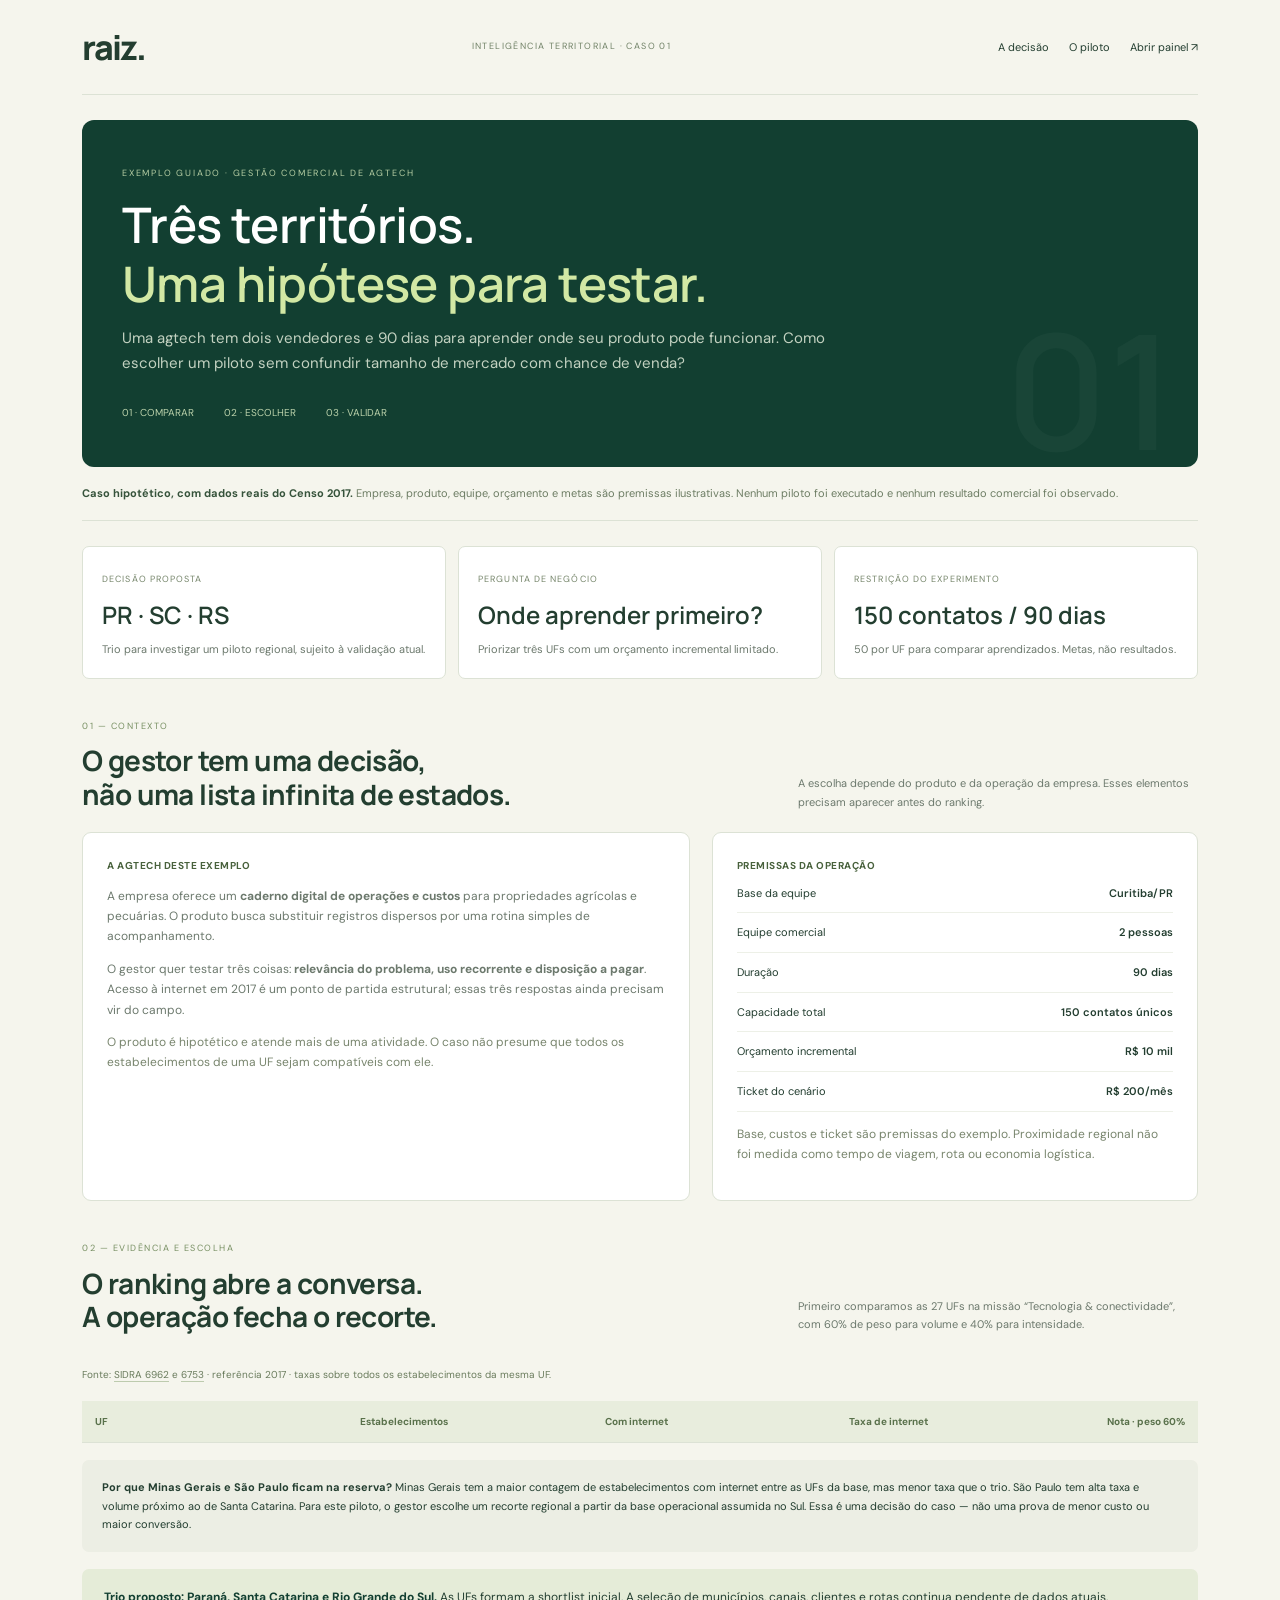
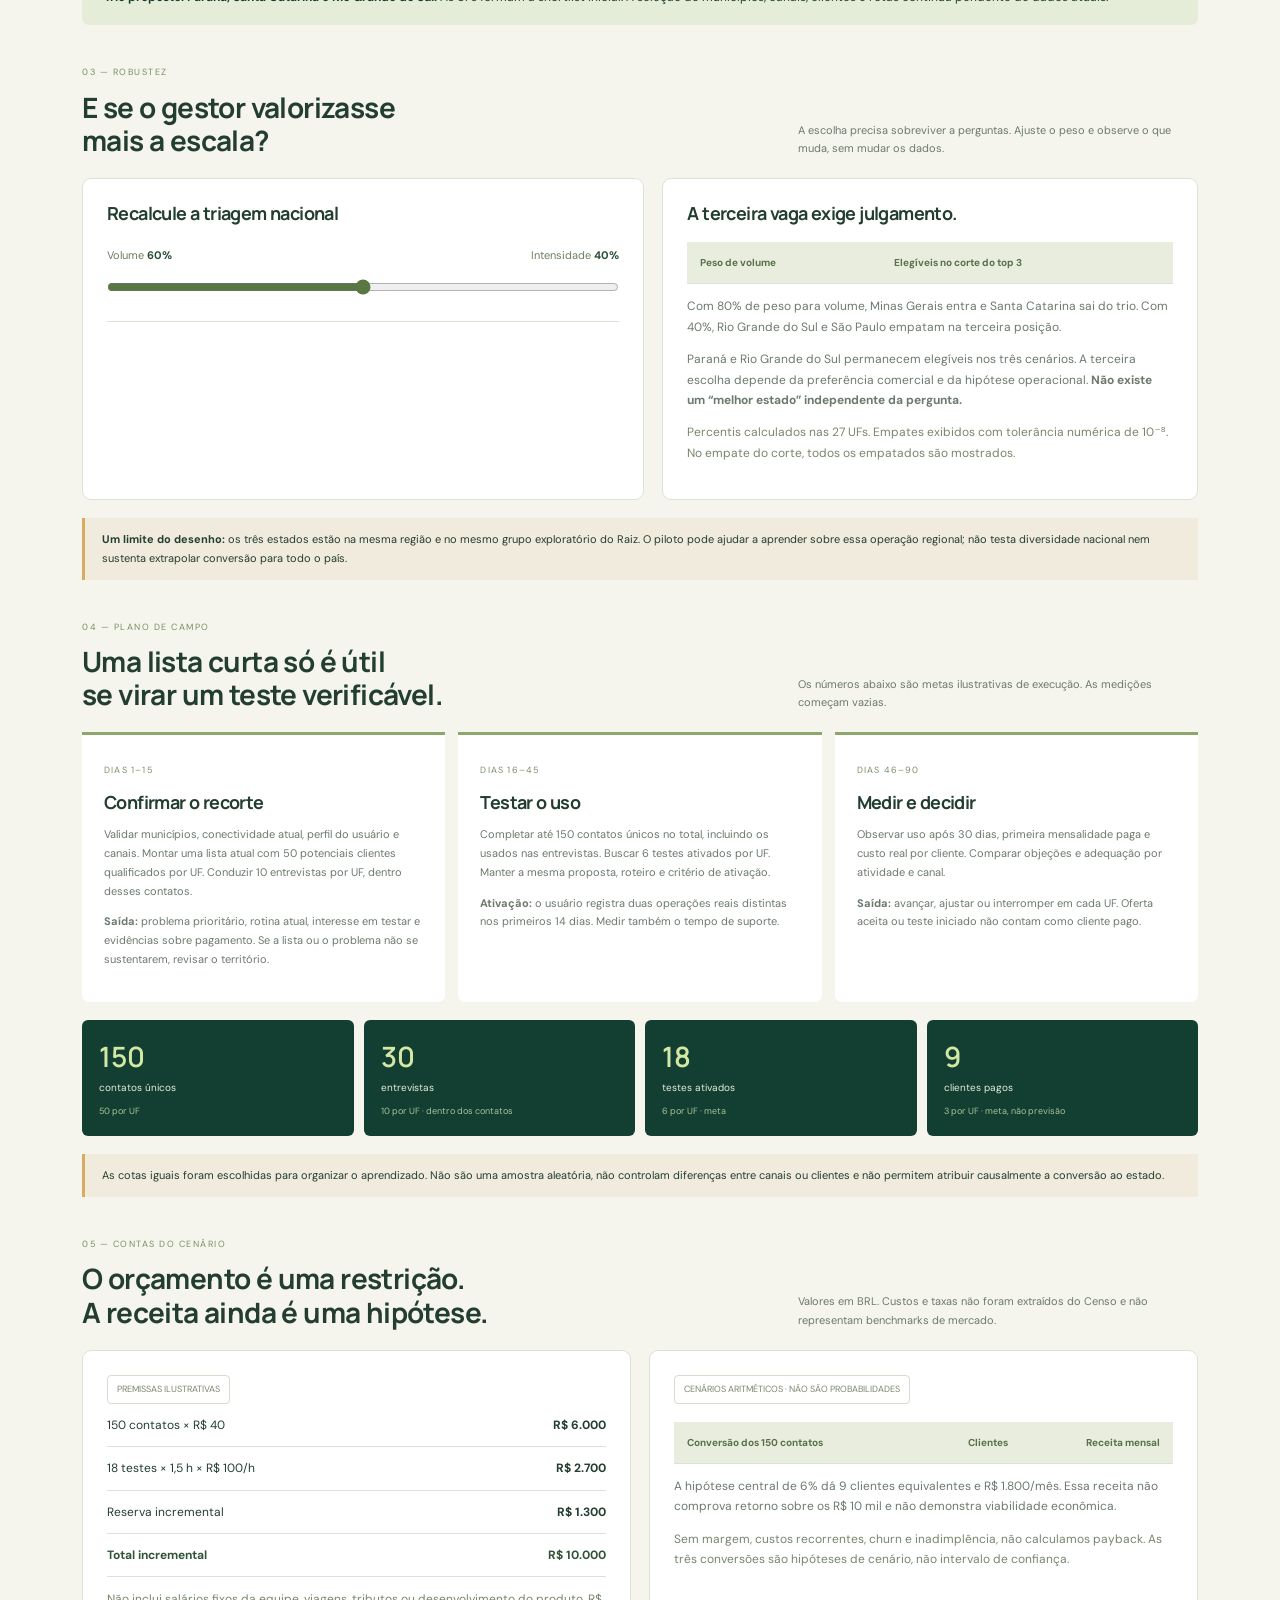
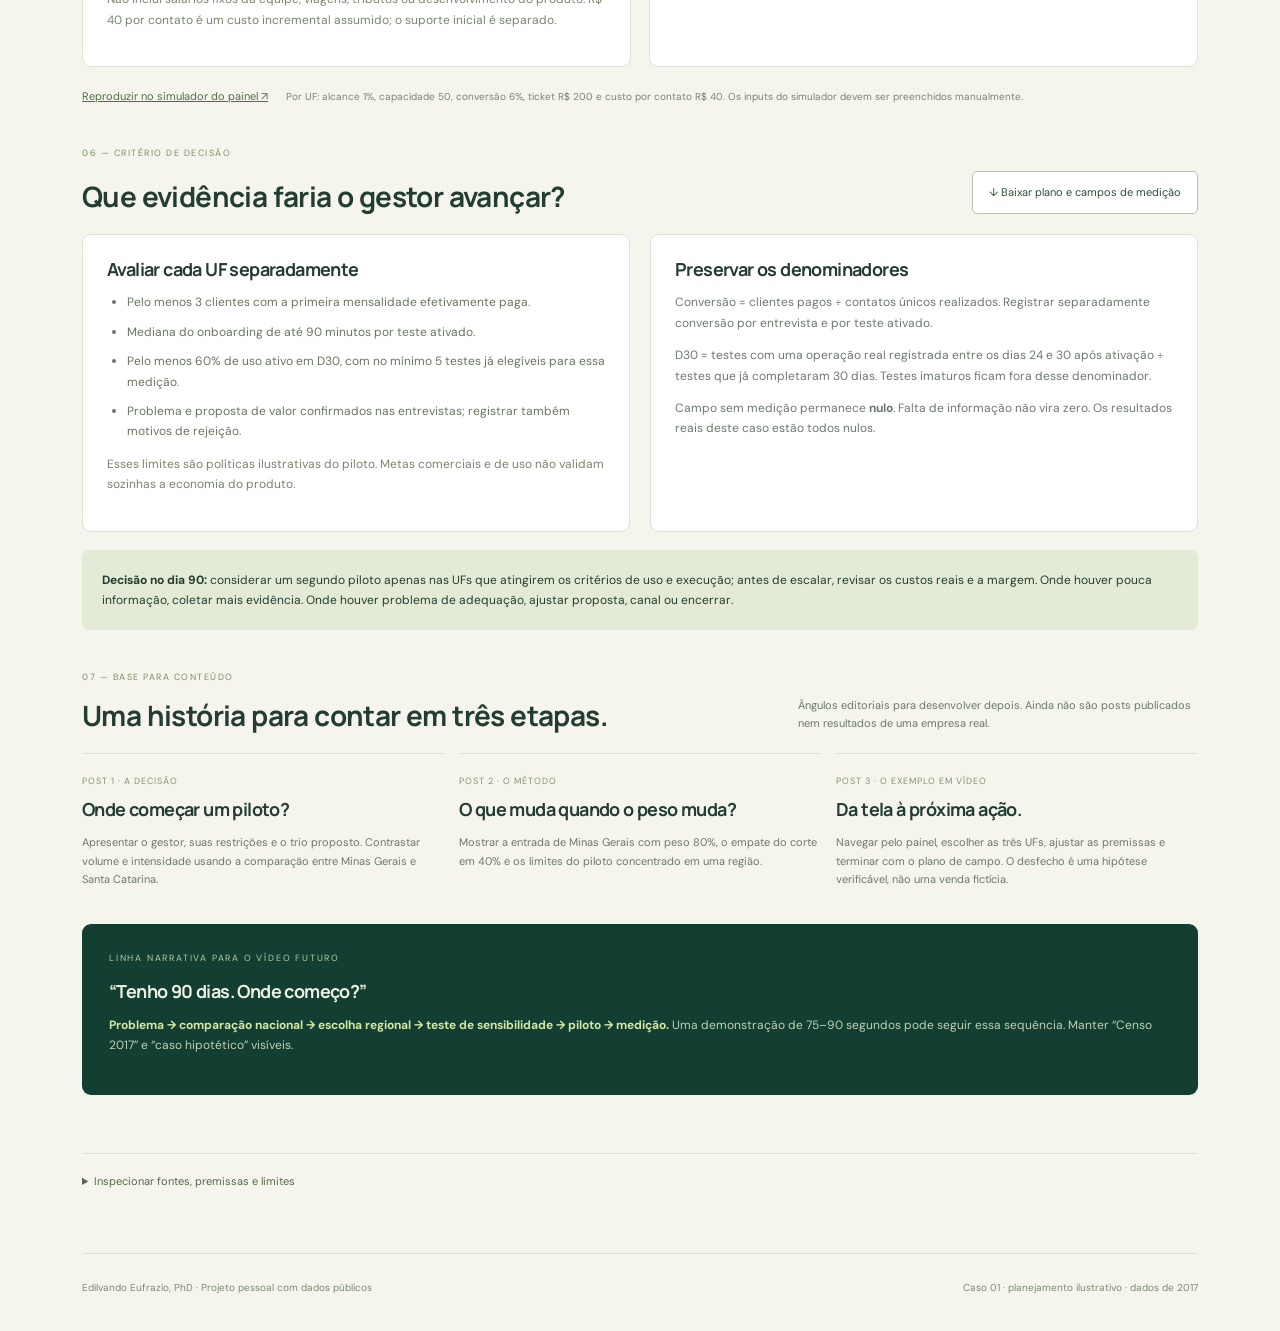
<file: pilot-case.template.html>
<!doctype html><html lang="pt-BR"><head><meta charset="utf-8"><meta name="viewport" content="width=device-width,initial-scale=1"><meta name="description" content="Caso guiado hipotético: um gestor comercial usa o Raiz e o Censo 2017 para propor três territórios para um piloto de agtech."><title>Raiz • Caso 01 — Três territórios para um piloto</title><style>
@import url('https://fonts.googleapis.com/css2?family=DM+Sans:wght@400;500;600;700&family=Manrope:wght@500;600;700;800&display=swap');
:root{--green:#123f31;--deep:#0c3026;--lime:#d2e8a4;--paper:#f5f5ed;--muted:#6c796d;--line:#dce2d5}*{box-sizing:border-box}html{scroll-behavior:smooth}body{margin:0;background:var(--paper);color:#233e30;font:14px 'DM Sans',system-ui,sans-serif;line-height:1.7}h1,h2,h3{font-family:Manrope,system-ui;line-height:1.2;letter-spacing:-.6px;margin:0}p{margin:12px 0;color:var(--muted)}a{color:inherit}button,input{font:inherit;accent-color:#597743}button{cursor:pointer}a,button,input{outline-offset:5px}.shell{max-width:1180px;margin:auto;padding:0 32px}header{display:flex;align-items:center;justify-content:space-between;padding:24px 0;border-bottom:1px solid var(--line)}.brand{font:800 34px Manrope;letter-spacing:-2px;text-decoration:none}.toplinks{display:flex;align-items:center;gap:20px;font-size:11px}.toplinks a{text-decoration:none}.tag{font-size:9px;letter-spacing:1.4px;color:#718267}.hero{position:relative;padding:46px 40px;background:var(--green);color:white;border-radius:12px;margin-top:25px;overflow:hidden}.eyebrow{font-size:9px;letter-spacing:1.8px;margin-bottom:15px;color:#b5cda3}.hero h1{font-size:49px;max-width:750px;font-weight:600}.hero h1 span{color:var(--lime)}.hero p{max-width:730px;font-size:15px;color:#c3d2c1}.hero-footer{display:flex;gap:30px;margin-top:27px;font-size:10px;color:#bad1aa}.hero:after{content:'01';position:absolute;right:22px;bottom:-31px;font:600 160px Manrope;color:#ffffff08}.notice{padding:17px 0;font-size:11px;border-bottom:1px solid var(--line);color:#6d7d64}.notice strong{color:#36533b}.overview{display:grid;grid-template-columns:1fr 1fr 1fr;gap:12px;margin-top:25px}.overview>div{border:1px solid var(--line);border-radius:7px;background:#fff;padding:19px}.overview small{font-size:9px;letter-spacing:1.1px;color:#75856a}.overview strong{display:block;font:600 24px Manrope;margin:9px 0}.overview p{font-size:11px;margin:0}section{padding-top:40px;scroll-margin-top:20px}.step{font-size:9px;letter-spacing:1.5px;color:#789063;margin-bottom:10px}.sectionhead{display:flex;gap:24px;align-items:end;justify-content:space-between}h2{font-size:28px}h3{font-size:18px}.sectionhead>p{max-width:400px;font-size:11px;margin:0}.brief{display:grid;grid-template-columns:1.25fr 1fr;gap:22px;margin-top:20px}.white{border:1px solid var(--line);background:#fff;border-radius:9px;padding:24px}.white p{font-size:12px}.mini-title{font-size:10px;font-weight:700;color:#48613c;letter-spacing:.5px}.constraints{list-style:none;margin:0;padding:0}.constraints li{display:flex;justify-content:space-between;gap:12px;padding:10px 0;border-bottom:1px solid #edf0e7;font-size:11px}.constraints b{font-weight:600}.decided{background:#e5ecd8;padding:18px 22px;border-radius:7px;margin-top:17px;font-size:12px}.decided b{color:var(--green)}.cards{display:grid;grid-template-columns:repeat(3,1fr);gap:13px;margin-top:20px}.statecard{border:1px solid var(--line);background:white;border-radius:9px;padding:23px}.statehead{display:flex;justify-content:space-between;align-items:center}.uf{background:#e4ecd8;padding:5px 10px;font-size:10px;letter-spacing:1px;border-radius:4px}.statecard h3{font-size:22px;margin-top:15px}.stat{font:600 31px Manrope;color:var(--green);margin-top:20px}.statnote{font-size:10px;color:#7d8876}.rate{font-size:12px;margin-top:9px}.rate b{color:#395d3b}.statecard p{font-size:11px}.statecard .rationale{padding-top:14px;border-top:1px solid var(--line);margin-top:16px}.statecard a{display:inline-block;margin-top:9px;font-size:10px;color:#3c6142;text-decoration:none}.small{font-size:10px;color:#78856d}.source{font-size:10px;color:#697b5c;margin-top:12px}.source a{text-decoration:none;border-bottom:1px solid #bdcbae}.tablewrap{overflow:auto;max-width:100%;margin-top:18px}table{width:100%;border-collapse:collapse;font-size:11px;white-space:nowrap}th,td{padding:12px 13px;border-bottom:1px solid var(--line);text-align:right}th:first-child,td:first-child{text-align:left}th{font-size:10px;background:#e8eddd;color:#59714b}.selectedrow{background:#f0f4e8}.alternatives{margin-top:17px;padding:18px 20px;background:#eceee4;border-radius:7px;font-size:11px}.rankgrid{display:grid;grid-template-columns:1.05fr 1fr;gap:18px;margin-top:20px}.weight-label{display:flex;justify-content:space-between;font-size:11px;color:#6d7d60;margin-top:22px}.weight-label b{color:#284e35}input[type=range]{width:100%;margin:14px 0}.rankrow{display:grid;grid-template-columns:25px 1fr 50px;align-items:center;gap:12px;padding:11px 0}.place{font-size:10px;color:#829378}.rankname{font-size:12px;display:flex;justify-content:space-between;gap:8px}.rankname span{font-size:9px;color:#728465}.bar{height:6px;background:#edf1e6;border-radius:9px;margin-top:7px}.bar i{display:block;height:100%;background:#789657;border-radius:9px;transition:width .3s}.score{text-align:right;font:600 20px Manrope}.ranknote{font-size:10px;border-top:1px solid var(--line);padding-top:15px;margin-top:12px}.sensitivity td{white-space:normal;text-align:left;vertical-align:top}.sensitivity th{text-align:left}.caution{border-left:3px solid #d8ab62;padding:12px 17px;background:#f0ebdd;font-size:11px;margin-top:18px}.timeline{display:grid;grid-template-columns:repeat(3,1fr);gap:13px;margin-top:20px}.phase{padding:22px;border-top:3px solid #8ca66b;background:#fff;border-radius:0 0 7px 7px}.phase span{font-size:9px;letter-spacing:1.2px;color:#7c8d6a}.phase h3{margin-top:11px;font-size:18px}.phase p{font-size:11px}.targets{display:grid;grid-template-columns:repeat(4,1fr);gap:10px;margin-top:18px}.target{padding:17px;background:var(--green);color:#e7eddd;border-radius:6px}.target b{font:600 28px Manrope;color:var(--lime);display:block}.target small{font-size:10px}.target em{display:block;font-size:9px;font-style:normal;color:#a9c19a;margin-top:5px}.mathgrid{display:grid;grid-template-columns:1fr 1fr;gap:18px;margin-top:20px}.mathline{display:flex;justify-content:space-between;gap:15px;padding:11px 0;border-bottom:1px solid var(--line);font-size:12px}.total{font-weight:700;color:#315337}.scenario-label{display:block;padding:6px 9px;font-size:9px;border:1px solid #d7ddcd;border-radius:4px;color:#7b866d;width:max-content}.success{display:grid;grid-template-columns:1fr 1fr;gap:20px;margin-top:20px}.criteria{margin:12px 0 0;padding-left:20px;font-size:12px;color:#68765e}.criteria li{margin:9px 0}.decisions{padding:20px;background:#e3ead6;border-radius:7px;font-size:12px;margin-top:18px}.download{border:1px solid #b6c5a8;background:white;padding:11px 16px;border-radius:5px;color:#2c5136;font-size:11px}.editorial{display:grid;grid-template-columns:repeat(3,1fr);gap:15px;margin-top:20px}.editorial article{border-top:1px solid var(--line);padding-top:20px}.editorial h3{font-size:18px}.editorial p{font-size:11px}.editorial span{font-size:9px;letter-spacing:1px;color:#81936c;display:block;margin-bottom:10px}.story{background:var(--green);color:#edf1e3;border-radius:9px;padding:27px;margin-top:23px}.story p{color:#bfd0b4;font-size:12px}.story b{color:var(--lime)}details{margin-top:18px;border-top:1px solid var(--line);padding:18px 0;font-size:11px}summary{cursor:pointer;color:#526947}details p{font-size:11px}.actions{display:flex;gap:18px;align-items:center;flex-wrap:wrap;margin-top:20px}.actions a{font-size:11px;color:#4f7045}footer{margin-top:45px;border-top:1px solid var(--line);padding:25px 0 35px;display:flex;justify-content:space-between;gap:20px;font-size:10px;color:#7d8972}.sr-only{position:absolute;width:1px;height:1px;clip:rect(0,0,0,0);overflow:hidden}@media(max-width:760px){.shell{padding:0 18px}.hero{padding:29px 24px}.hero h1{font-size:34px}.hero p{font-size:13px}.hero-footer{gap:14px;flex-wrap:wrap;font-size:9px}.toplinks{font-size:9px;gap:12px}.tag{display:none}.overview{grid-template-columns:1fr}.overview>div{padding:15px}.overview strong{font-size:21px}.brief,.rankgrid,.mathgrid,.success{grid-template-columns:1fr}.sectionhead{display:block}.sectionhead>p{margin-top:12px}.sectionhead h2{font-size:25px}.cards,.timeline,.editorial{grid-template-columns:1fr}.targets{grid-template-columns:1fr 1fr}.white{padding:19px}.statecard{padding:21px}.statecard .stat{margin-top:12px}.rankgrid>*{min-width:0}.sensitivity table{white-space:normal}.sectionhead .download{margin-top:15px}footer{flex-wrap:wrap}.story{padding:23px}.hero:after{font-size:110px}}@media print{button,input,.toplinks{display:none}.hero,.statecard,.phase,.white{break-inside:avoid}body{background:white}*{-webkit-print-color-adjust:exact;print-color-adjust:exact}}@media(prefers-reduced-motion:reduce){*{scroll-behavior:auto!important;transition:none!important}}
</style></head><body><div class="shell"><header><a class="brand" href="index.html">raiz.</a><span class="tag">INTELIGÊNCIA TERRITORIAL · CASO 01</span><div class="toplinks"><a href="#decision">A decisão</a><a href="#pilot">O piloto</a><a href="index.html?mission=digital&weight=60&lang=pt-BR">Abrir painel ↗</a></div></header>
<main><div class="hero"><div class="eyebrow">EXEMPLO GUIADO · GESTÃO COMERCIAL DE AGTECH</div><h1>Três territórios.<br><span>Uma hipótese para testar.</span></h1><p>Uma agtech tem dois vendedores e 90 dias para aprender onde seu produto pode funcionar. Como escolher um piloto sem confundir tamanho de mercado com chance de venda?</p><div class="hero-footer"><span>01 · COMPARAR</span><span>02 · ESCOLHER</span><span>03 · VALIDAR</span></div></div>
<div class="notice"><strong>Caso hipotético, com dados reais do Censo 2017.</strong> Empresa, produto, equipe, orçamento e metas são premissas ilustrativas. Nenhum piloto foi executado e nenhum resultado comercial foi observado.</div>
<div class="overview"><div><small>DECISÃO PROPOSTA</small><strong>PR · SC · RS</strong><p>Trio para investigar um piloto regional, sujeito à validação atual.</p></div><div><small>PERGUNTA DE NEGÓCIO</small><strong>Onde aprender primeiro?</strong><p>Priorizar três UFs com um orçamento incremental limitado.</p></div><div><small>RESTRIÇÃO DO EXPERIMENTO</small><strong>150 contatos / 90 dias</strong><p>50 por UF para comparar aprendizados. Metas, não resultados.</p></div></div>
<section><div class="step">01 — CONTEXTO</div><div class="sectionhead"><h2>O gestor tem uma decisão,<br>não uma lista infinita de estados.</h2><p>A escolha depende do produto e da operação da empresa. Esses elementos precisam aparecer antes do ranking.</p></div><div class="brief"><article class="white"><div class="mini-title">A AGTECH DESTE EXEMPLO</div><p>A empresa oferece um <strong>caderno digital de operações e custos</strong> para propriedades agrícolas e pecuárias. O produto busca substituir registros dispersos por uma rotina simples de acompanhamento.</p><p>O gestor quer testar três coisas: <strong>relevância do problema, uso recorrente e disposição a pagar</strong>. Acesso à internet em 2017 é um ponto de partida estrutural; essas três respostas ainda precisam vir do campo.</p><p class="small">O produto é hipotético e atende mais de uma atividade. O caso não presume que todos os estabelecimentos de uma UF sejam compatíveis com ele.</p></article><article class="white"><div class="mini-title">PREMISSAS DA OPERAÇÃO</div><ul class="constraints"><li><span>Base da equipe</span><b>Curitiba/PR</b></li><li><span>Equipe comercial</span><b>2 pessoas</b></li><li><span>Duração</span><b>90 dias</b></li><li><span>Capacidade total</span><b>150 contatos únicos</b></li><li><span>Orçamento incremental</span><b>R$ 10 mil</b></li><li><span>Ticket do cenário</span><b>R$ 200/mês</b></li></ul><p class="small">Base, custos e ticket são premissas do exemplo. Proximidade regional não foi medida como tempo de viagem, rota ou economia logística.</p></article></div></section>
<section id="decision"><div class="step">02 — EVIDÊNCIA E ESCOLHA</div><div class="sectionhead"><h2>O ranking abre a conversa.<br>A operação fecha o recorte.</h2><p>Primeiro comparamos as 27 UFs na missão “Tecnologia & conectividade”, com 60% de peso para volume e 40% para intensidade.</p></div><div class="cards" id="statecards"></div><p class="source">Fonte: <a href="https://sidra.ibge.gov.br/tabela/6962">SIDRA 6962</a> e <a href="https://sidra.ibge.gov.br/tabela/6753">6753</a> · referência 2017 · taxas sobre todos os estabelecimentos da mesma UF.</p><div class="tablewrap"><table><caption class="sr-only">Comparação das cinco UFs da shortlist nacional; observações de 2017.</caption><thead><tr><th>UF</th><th>Estabelecimentos</th><th>Com internet</th><th>Taxa de internet</th><th>Nota · peso 60%</th></tr></thead><tbody id="comparison"></tbody></table></div><div class="alternatives"><strong>Por que Minas Gerais e São Paulo ficam na reserva?</strong> Minas Gerais tem a maior contagem de estabelecimentos com internet entre as UFs da base, mas menor taxa que o trio. São Paulo tem alta taxa e volume próximo ao de Santa Catarina. Para este piloto, o gestor escolhe um recorte regional a partir da base operacional assumida no Sul. Essa é uma decisão do caso — não uma prova de menor custo ou maior conversão.</div><div class="decided"><b>Trio proposto: Paraná, Santa Catarina e Rio Grande do Sul.</b> As UFs formam a shortlist inicial. A seleção de municípios, canais, clientes e rotas continua pendente de dados atuais.</div></section>
<section><div class="step">03 — ROBUSTEZ</div><div class="sectionhead"><h2>E se o gestor valorizasse<br>mais a escala?</h2><p>A escolha precisa sobreviver a perguntas. Ajuste o peso e observe o que muda, sem mudar os dados.</p></div><div class="rankgrid"><article class="white"><h3>Recalcule a triagem nacional</h3><div class="weight-label"><span>Volume <b id="wv">60%</b></span><span>Intensidade <b id="wi">40%</b></span></div><label class="sr-only" for="weight">Peso de volume</label><input id="weight" type="range" min="40" max="80" step="10" value="60"><div id="ranking" aria-live="polite"></div><p class="ranknote" id="ranknote"></p></article><article class="white sensitivity"><h3>A terceira vaga exige julgamento.</h3><div class="tablewrap"><table><thead><tr><th>Peso de volume</th><th>Elegíveis no corte do top 3</th></tr></thead><tbody id="sensitivity"></tbody></table></div><p>Com 80% de peso para volume, Minas Gerais entra e Santa Catarina sai do trio. Com 40%, Rio Grande do Sul e São Paulo empatam na terceira posição.</p><p>Paraná e Rio Grande do Sul permanecem elegíveis nos três cenários. A terceira escolha depende da preferência comercial e da hipótese operacional. <strong>Não existe um “melhor estado” independente da pergunta.</strong></p><p class="small">Percentis calculados nas 27 UFs. Empates exibidos com tolerância numérica de 10⁻⁸. No empate do corte, todos os empatados são mostrados.</p></article></div><div class="caution"><strong>Um limite do desenho:</strong> os três estados estão na mesma região e no mesmo grupo exploratório do Raiz. O piloto pode ajudar a aprender sobre essa operação regional; não testa diversidade nacional nem sustenta extrapolar conversão para todo o país.</div></section>
<section id="pilot"><div class="step">04 — PLANO DE CAMPO</div><div class="sectionhead"><h2>Uma lista curta só é útil<br>se virar um teste verificável.</h2><p>Os números abaixo são metas ilustrativas de execução. As medições começam vazias.</p></div><div class="timeline"><article class="phase"><span>DIAS 1–15</span><h3>Confirmar o recorte</h3><p>Validar municípios, conectividade atual, perfil do usuário e canais. Montar uma lista atual com 50 potenciais clientes qualificados por UF. Conduzir 10 entrevistas por UF, dentro desses contatos.</p><p><strong>Saída:</strong> problema prioritário, rotina atual, interesse em testar e evidências sobre pagamento. Se a lista ou o problema não se sustentarem, revisar o território.</p></article><article class="phase"><span>DIAS 16–45</span><h3>Testar o uso</h3><p>Completar até 150 contatos únicos no total, incluindo os usados nas entrevistas. Buscar 6 testes ativados por UF. Manter a mesma proposta, roteiro e critério de ativação.</p><p><strong>Ativação:</strong> o usuário registra duas operações reais distintas nos primeiros 14 dias. Medir também o tempo de suporte.</p></article><article class="phase"><span>DIAS 46–90</span><h3>Medir e decidir</h3><p>Observar uso após 30 dias, primeira mensalidade paga e custo real por cliente. Comparar objeções e adequação por atividade e canal.</p><p><strong>Saída:</strong> avançar, ajustar ou interromper em cada UF. Oferta aceita ou teste iniciado não contam como cliente pago.</p></article></div><div class="targets"><div class="target"><b>150</b><small>contatos únicos</small><em>50 por UF</em></div><div class="target"><b>30</b><small>entrevistas</small><em>10 por UF · dentro dos contatos</em></div><div class="target"><b>18</b><small>testes ativados</small><em>6 por UF · meta</em></div><div class="target"><b>9</b><small>clientes pagos</small><em>3 por UF · meta, não previsão</em></div></div><div class="caution">As cotas iguais foram escolhidas para organizar o aprendizado. Não são uma amostra aleatória, não controlam diferenças entre canais ou clientes e não permitem atribuir causalmente a conversão ao estado.</div></section>
<section><div class="step">05 — CONTAS DO CENÁRIO</div><div class="sectionhead"><h2>O orçamento é uma restrição.<br>A receita ainda é uma hipótese.</h2><p>Valores em BRL. Custos e taxas não foram extraídos do Censo e não representam benchmarks de mercado.</p></div><div class="mathgrid"><article class="white"><span class="scenario-label">PREMISSAS ILUSTRATIVAS</span><div class="mathline"><span>150 contatos × R$ 40</span><b>R$ 6.000</b></div><div class="mathline"><span>18 testes × 1,5 h × R$ 100/h</span><b>R$ 2.700</b></div><div class="mathline"><span>Reserva incremental</span><b>R$ 1.300</b></div><div class="mathline total"><span>Total incremental</span><b>R$ 10.000</b></div><p class="small">Não inclui salários fixos da equipe, viagens, tributos ou desenvolvimento do produto. R$ 40 por contato é um custo incremental assumido; o suporte inicial é separado.</p></article><article class="white"><span class="scenario-label">CENÁRIOS ARITMÉTICOS · NÃO SÃO PROBABILIDADES</span><div class="tablewrap"><table><thead><tr><th>Conversão dos 150 contatos</th><th>Clientes</th><th>Receita mensal</th></tr></thead><tbody id="scenarios"></tbody></table></div><p>A hipótese central de 6% dá 9 clientes equivalentes e R$ 1.800/mês. Essa receita não comprova retorno sobre os R$ 10 mil e não demonstra viabilidade econômica.</p><p class="small">Sem margem, custos recorrentes, churn e inadimplência, não calculamos payback. As três conversões são hipóteses de cenário, não intervalo de confiança.</p></article></div><div class="actions"><a href="index.html?mission=digital&region=all&state=41&weight=60&lang=pt-BR#simulator">Reproduzir no simulador do painel ↗</a><span class="small">Por UF: alcance 1%, capacidade 50, conversão 6%, ticket R$ 200 e custo por contato R$ 40. Os inputs do simulador devem ser preenchidos manualmente.</span></div></section>
<section><div class="step">06 — CRITÉRIO DE DECISÃO</div><div class="sectionhead"><h2>Que evidência faria o gestor avançar?</h2><button class="download" id="download">↓ Baixar plano e campos de medição</button></div><div class="success"><article class="white"><h3>Avaliar cada UF separadamente</h3><ul class="criteria"><li>Pelo menos 3 clientes com a primeira mensalidade efetivamente paga.</li><li>Mediana do onboarding de até 90 minutos por teste ativado.</li><li>Pelo menos 60% de uso ativo em D30, com no mínimo 5 testes já elegíveis para essa medição.</li><li>Problema e proposta de valor confirmados nas entrevistas; registrar também motivos de rejeição.</li></ul><p class="small">Esses limites são políticas ilustrativas do piloto. Metas comerciais e de uso não validam sozinhas a economia do produto.</p></article><article class="white"><h3>Preservar os denominadores</h3><p>Conversão = clientes pagos ÷ contatos únicos realizados. Registrar separadamente conversão por entrevista e por teste ativado.</p><p>D30 = testes com uma operação real registrada entre os dias 24 e 30 após ativação ÷ testes que já completaram 30 dias. Testes imaturos ficam fora desse denominador.</p><p>Campo sem medição permanece <strong>nulo</strong>. Falta de informação não vira zero. Os resultados reais deste caso estão todos nulos.</p></article></div><div class="decisions"><strong>Decisão no dia 90:</strong> considerar um segundo piloto apenas nas UFs que atingirem os critérios de uso e execução; antes de escalar, revisar os custos reais e a margem. Onde houver pouca informação, coletar mais evidência. Onde houver problema de adequação, ajustar proposta, canal ou encerrar.</div></section>
<section><div class="step">07 — BASE PARA CONTEÚDO</div><div class="sectionhead"><h2>Uma história para contar em três etapas.</h2><p>Ângulos editoriais para desenvolver depois. Ainda não são posts publicados nem resultados de uma empresa real.</p></div><div class="editorial"><article><span>POST 1 · A DECISÃO</span><h3>Onde começar um piloto?</h3><p>Apresentar o gestor, suas restrições e o trio proposto. Contrastar volume e intensidade usando a comparação entre Minas Gerais e Santa Catarina.</p></article><article><span>POST 2 · O MÉTODO</span><h3>O que muda quando o peso muda?</h3><p>Mostrar a entrada de Minas Gerais com peso 80%, o empate do corte em 40% e os limites do piloto concentrado em uma região.</p></article><article><span>POST 3 · O EXEMPLO EM VÍDEO</span><h3>Da tela à próxima ação.</h3><p>Navegar pelo painel, escolher as três UFs, ajustar as premissas e terminar com o plano de campo. O desfecho é uma hipótese verificável, não uma venda fictícia.</p></article></div><div class="story"><div class="eyebrow">LINHA NARRATIVA PARA O VÍDEO FUTURO</div><h3>“Tenho 90 dias. Onde começo?”</h3><p><b>Problema → comparação nacional → escolha regional → teste de sensibilidade → piloto → medição.</b> Uma demonstração de 75–90 segundos pode seguir essa sequência. Manter “Censo 2017” e “caso hipotético” visíveis.</p></div></section>
<section><details><summary>Inspecionar fontes, premissas e limites</summary><p>Observações: IBGE Censo Agropecuário 2017, resultados definitivos, UFs e Brasil. Tabelas 6753 (estrutura), 6962 (internet) e 6778 (atividades). Extração do snapshot em 27/10/2026. Os dados do caso usam o mesmo snapshot do Raiz, sem atualização de vintage.</p><p>Internet, atividade, assistência e tipologia são margens separadas. Não multiplicamos percentuais para afirmar quantos produtores de uma atividade específica possuem internet. Municípios e contatos não foram selecionados nem coletados.</p><p>Score = percentil do número de estabelecimentos com internet × peso de volume + percentil da taxa de internet × peso de intensidade. Ranking usa os mesmos modelos do painel. Perfil de cluster é descritivo; não entra como novo critério do score.</p><p>O JSON exportado distingue observações, premissas, metas, cenários e resultados nulos. A validação independente refaz os percentis com frações exatas, verifica os totais contra dados brutos e confere empates e orçamento.</p><p><a href="https://sidra.ibge.gov.br/tabela/6962">Fonte IBGE ↗</a> · <a href="https://github.com/edilvando/raiz-agro-intelligence">Código e método ↗</a></p></details></section></main><footer><span>Edilvando Eufrazio, PhD · Projeto pessoal com dados públicos</span><span>Caso 01 · planejamento ilustrativo · dados de 2017</span></footer></div>
<script>__MODELS__</script><script>const CASE=__CASE__,STATES=__CENSUS__;const $=id=>document.getElementById(id),fmt=(v,d=0)=>new Intl.NumberFormat('pt-BR',{maximumFractionDigits:d}).format(v),pct=v=>fmt(v,1)+'%',money=v=>new Intl.NumberFormat('pt-BR',{style:'currency',currency:'BRL',maximumFractionDigits:0}).format(v);const roles={PR:['Equilibrar escala e intensidade','131.994 estabelecimentos com internet e taxa de 43,3% em 2017. É também a UF da base operacional assumida no caso.'],SC:['Testar um contexto de maior intensidade','50,5% dos estabelecimentos tinham internet em 2017. Isso não mede adoção de software ou disposição a pagar.'],RS:['Testar escala dentro do recorte regional','150.166 estabelecimentos com internet em 2017. O censo não informa se pertencem hoje ao perfil comercial do produto.']};
$('statecards').innerHTML=CASE.plans.map(p=>{const r=CASE.observed.find(r=>r.uf===p.uf);return `<article class="statecard"><div class="statehead"><span class="uf">${r.uf}</span><span class="small">Censo 2017</span></div><h3>${r.name}</h3><div class="stat">${fmt(r.internet)}</div><div class="statnote">estabelecimentos com internet</div><div class="rate"><b>${pct(r.intensity)}</b> do total da UF</div><p class="rationale"><strong>${roles[r.uf][0]}</strong><br>${roles[r.uf][1]}</p><a href="index.html?mission=digital&region=all&state=${r.id}&weight=60&lang=pt-BR#territory">Explorar esta UF no painel ↗</a></article>`;}).join('');
$('comparison').innerHTML=CASE.observed.map(r=>`<tr class="${r.selected?'selectedrow':''}"><td>${r.uf} · ${r.name}${r.selected?' · proposta':''}</td><td>${fmt(r.establishments)}</td><td>${fmt(r.internet)}</td><td>${pct(r.intensity)}</td><td>${fmt(r.score,1)}</td></tr>`).join('');
$('sensitivity').innerHTML=CASE.selection.sensitivity.map(r=>`<tr><td>${r.weight}% / ${100-r.weight}%</td><td>${r.eligible_top_three.join(' · ')}${r.has_boundary_tie?'<br><small>Empate no corte; quatro elegíveis para três vagas.</small>':''}</td></tr>`).join('');
$('scenarios').innerHTML=CASE.alternative_scenarios.map(r=>`<tr><td>${r.conversion_pct}%</td><td>${fmt(r.customers)}</td><td>${money(r.mrr_brl)}</td></tr>`).join('');
function update(){const w=+$('weight').value,rank=Models.rank(STATES,'digital',w),cut=rank[2].score,E=1e-8;$('wv').textContent=w+'%';$('wi').textContent=(100-w)+'%';$('ranking').innerHTML=rank.slice(0,5).map(r=>{const place=1+rank.filter(o=>o.score>r.score+E).length;return `<div class="rankrow"><span class="place">${place}º</span><div><div class="rankname"><b>${r.name}</b><span>${CASE.selection.selected_states.includes(r.uf)?'Trio proposto':''}</span></div><div class="bar"><i style="width:${r.score}%"></i></div></div><span class="score">${fmt(r.score,1)}</span></div>`;}).join('');const eligible=rank.filter(r=>r.score>=cut-E).map(r=>r.uf);$('ranknote').textContent=`No corte do top 3: ${eligible.join(' · ')}. ${eligible.length>3?'Há empate na terceira posição. ':''}O trio proposto do piloto fica fixo para explicitar a decisão operacional; o controle recalcula a triagem.`;}
$('weight').addEventListener('input',update);$('download').addEventListener('click',()=>{const data={...CASE,view:{volume_weight:+$('weight').value},downloaded_at:new Date().toISOString()},url=URL.createObjectURL(new Blob([JSON.stringify(data,null,2)],{type:'application/json'})),a=document.createElement('a');a.href=url;a.download='raiz-caso-01-plano-piloto.json';a.click();setTimeout(()=>URL.revokeObjectURL(url),1000);});update();
</script></body></html>
</file>
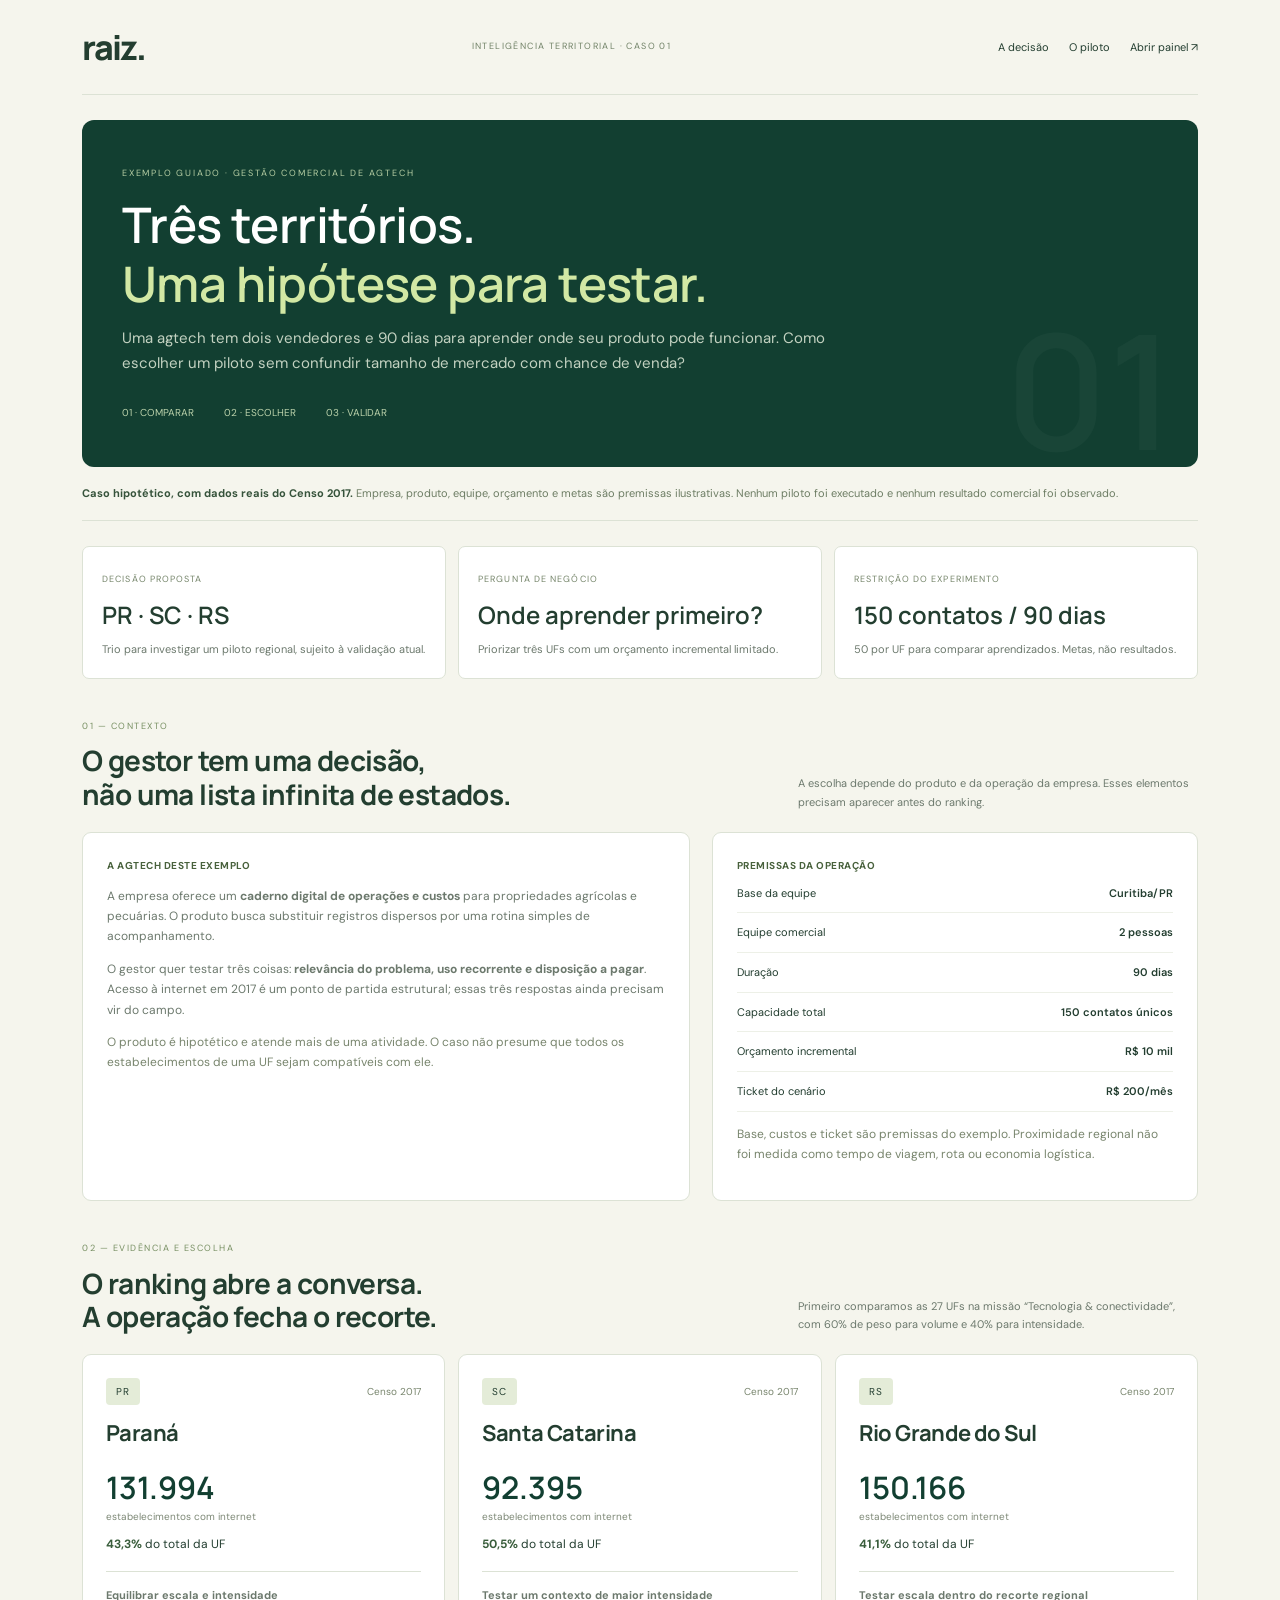
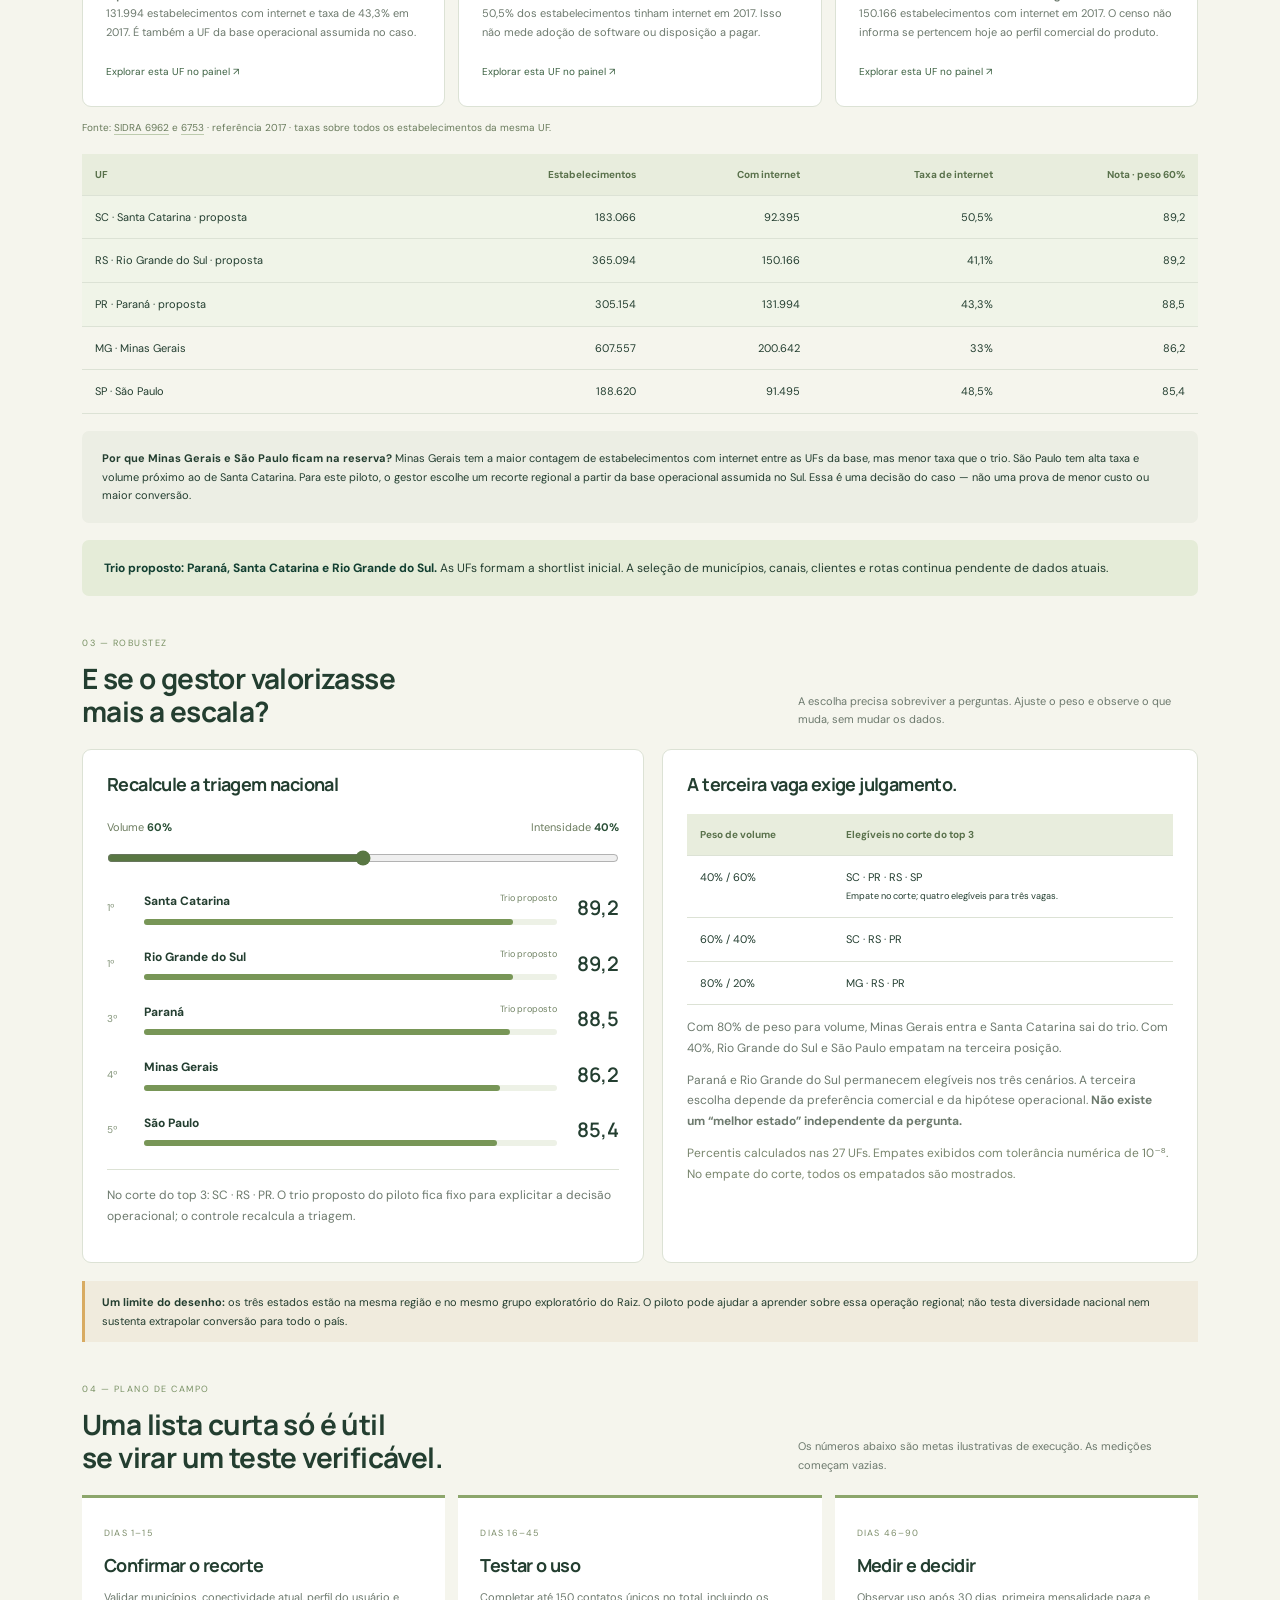
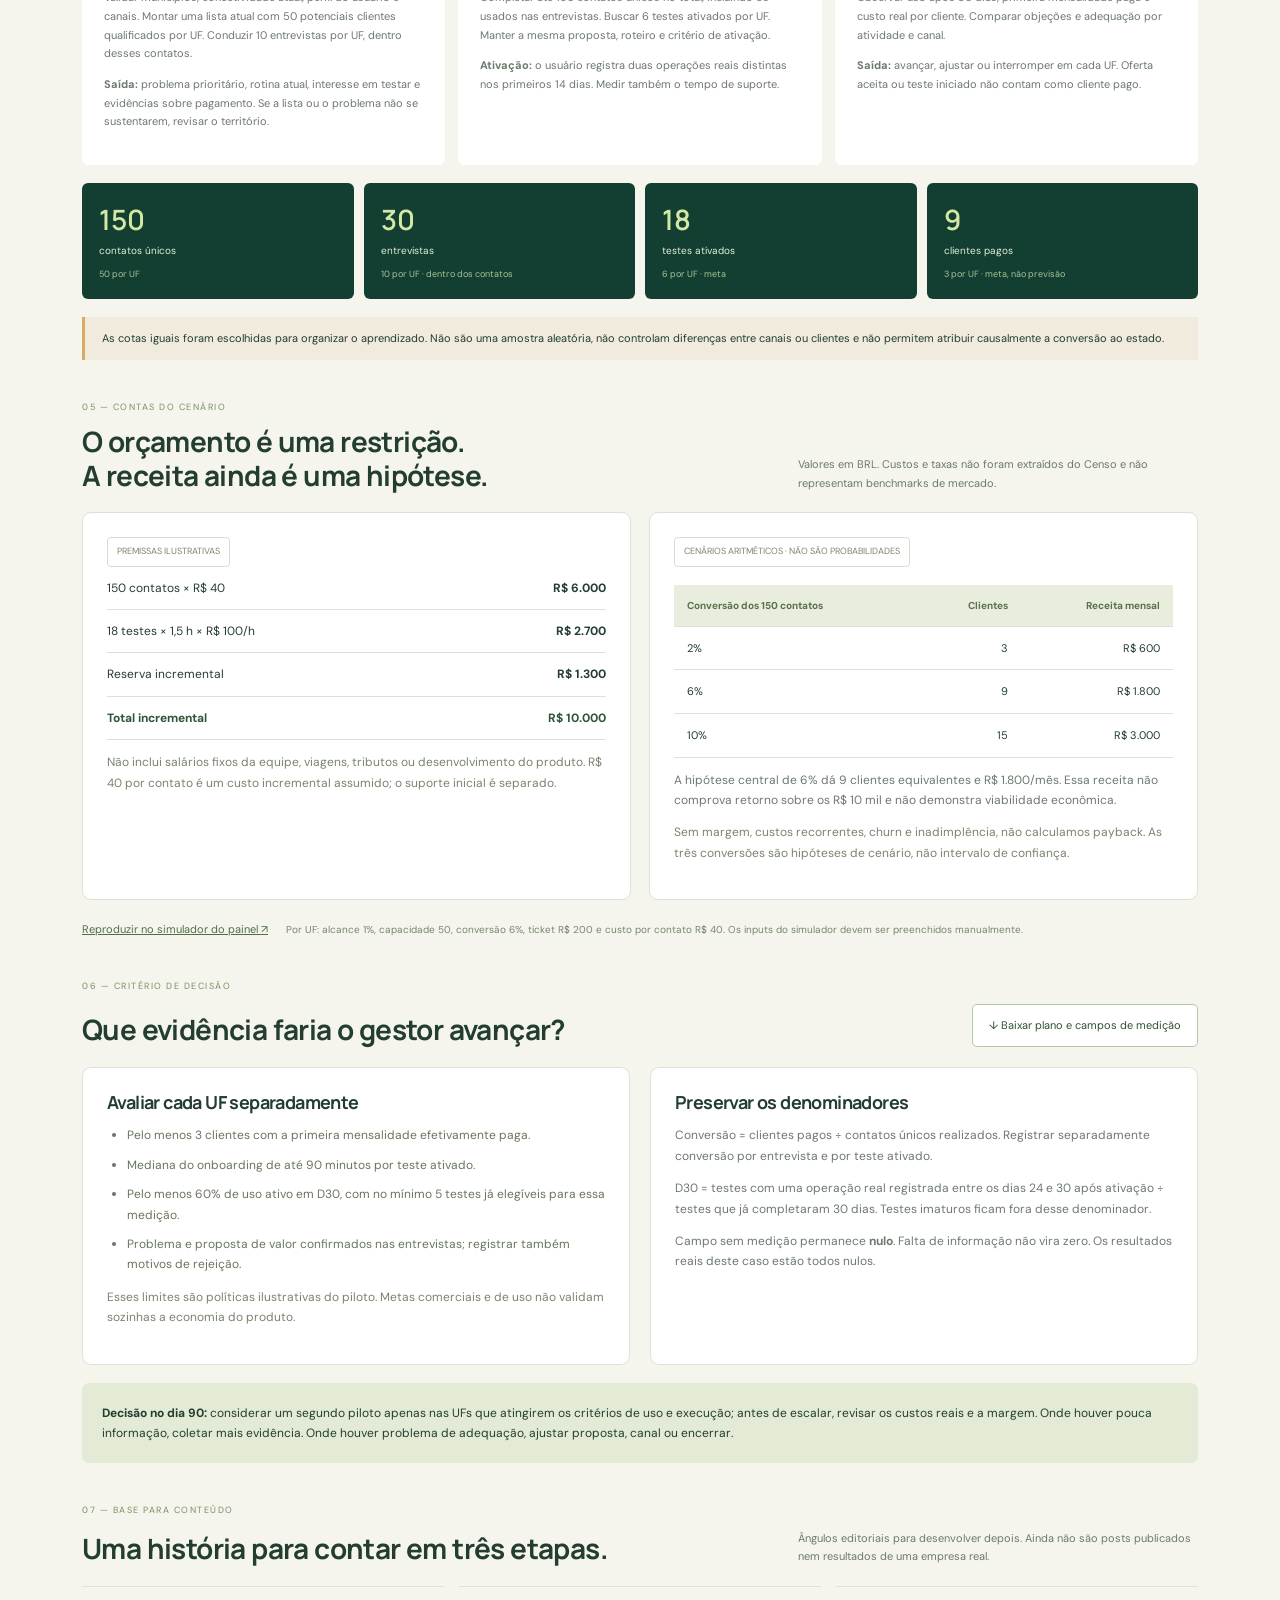
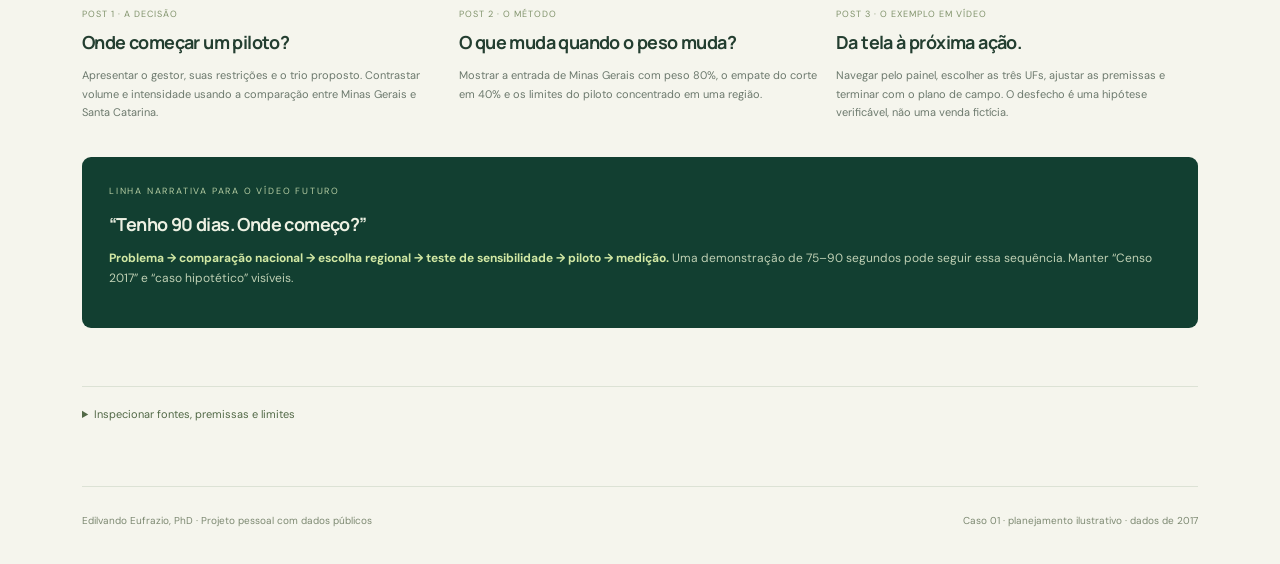
<file: piloto-agtech.html>
<!doctype html><html lang="pt-BR"><head><meta charset="utf-8"><meta name="viewport" content="width=device-width,initial-scale=1"><meta name="description" content="Caso guiado hipotético: um gestor comercial usa o Raiz e o Censo 2017 para propor três territórios para um piloto de agtech."><title>Raiz • Caso 01 — Três territórios para um piloto</title><style>
@import url('https://fonts.googleapis.com/css2?family=DM+Sans:wght@400;500;600;700&family=Manrope:wght@500;600;700;800&display=swap');
:root{--green:#123f31;--deep:#0c3026;--lime:#d2e8a4;--paper:#f5f5ed;--muted:#6c796d;--line:#dce2d5}*{box-sizing:border-box}html{scroll-behavior:smooth}body{margin:0;background:var(--paper);color:#233e30;font:14px 'DM Sans',system-ui,sans-serif;line-height:1.7}h1,h2,h3{font-family:Manrope,system-ui;line-height:1.2;letter-spacing:-.6px;margin:0}p{margin:12px 0;color:var(--muted)}a{color:inherit}button,input{font:inherit;accent-color:#597743}button{cursor:pointer}a,button,input{outline-offset:5px}.shell{max-width:1180px;margin:auto;padding:0 32px}header{display:flex;align-items:center;justify-content:space-between;padding:24px 0;border-bottom:1px solid var(--line)}.brand{font:800 34px Manrope;letter-spacing:-2px;text-decoration:none}.toplinks{display:flex;align-items:center;gap:20px;font-size:11px}.toplinks a{text-decoration:none}.tag{font-size:9px;letter-spacing:1.4px;color:#718267}.hero{position:relative;padding:46px 40px;background:var(--green);color:white;border-radius:12px;margin-top:25px;overflow:hidden}.eyebrow{font-size:9px;letter-spacing:1.8px;margin-bottom:15px;color:#b5cda3}.hero h1{font-size:49px;max-width:750px;font-weight:600}.hero h1 span{color:var(--lime)}.hero p{max-width:730px;font-size:15px;color:#c3d2c1}.hero-footer{display:flex;gap:30px;margin-top:27px;font-size:10px;color:#bad1aa}.hero:after{content:'01';position:absolute;right:22px;bottom:-31px;font:600 160px Manrope;color:#ffffff08}.notice{padding:17px 0;font-size:11px;border-bottom:1px solid var(--line);color:#6d7d64}.notice strong{color:#36533b}.overview{display:grid;grid-template-columns:1fr 1fr 1fr;gap:12px;margin-top:25px}.overview>div{border:1px solid var(--line);border-radius:7px;background:#fff;padding:19px}.overview small{font-size:9px;letter-spacing:1.1px;color:#75856a}.overview strong{display:block;font:600 24px Manrope;margin:9px 0}.overview p{font-size:11px;margin:0}section{padding-top:40px;scroll-margin-top:20px}.step{font-size:9px;letter-spacing:1.5px;color:#789063;margin-bottom:10px}.sectionhead{display:flex;gap:24px;align-items:end;justify-content:space-between}h2{font-size:28px}h3{font-size:18px}.sectionhead>p{max-width:400px;font-size:11px;margin:0}.brief{display:grid;grid-template-columns:1.25fr 1fr;gap:22px;margin-top:20px}.white{border:1px solid var(--line);background:#fff;border-radius:9px;padding:24px}.white p{font-size:12px}.mini-title{font-size:10px;font-weight:700;color:#48613c;letter-spacing:.5px}.constraints{list-style:none;margin:0;padding:0}.constraints li{display:flex;justify-content:space-between;gap:12px;padding:10px 0;border-bottom:1px solid #edf0e7;font-size:11px}.constraints b{font-weight:600}.decided{background:#e5ecd8;padding:18px 22px;border-radius:7px;margin-top:17px;font-size:12px}.decided b{color:var(--green)}.cards{display:grid;grid-template-columns:repeat(3,1fr);gap:13px;margin-top:20px}.statecard{border:1px solid var(--line);background:white;border-radius:9px;padding:23px}.statehead{display:flex;justify-content:space-between;align-items:center}.uf{background:#e4ecd8;padding:5px 10px;font-size:10px;letter-spacing:1px;border-radius:4px}.statecard h3{font-size:22px;margin-top:15px}.stat{font:600 31px Manrope;color:var(--green);margin-top:20px}.statnote{font-size:10px;color:#7d8876}.rate{font-size:12px;margin-top:9px}.rate b{color:#395d3b}.statecard p{font-size:11px}.statecard .rationale{padding-top:14px;border-top:1px solid var(--line);margin-top:16px}.statecard a{display:inline-block;margin-top:9px;font-size:10px;color:#3c6142;text-decoration:none}.small{font-size:10px;color:#78856d}.source{font-size:10px;color:#697b5c;margin-top:12px}.source a{text-decoration:none;border-bottom:1px solid #bdcbae}.tablewrap{overflow:auto;max-width:100%;margin-top:18px}table{width:100%;border-collapse:collapse;font-size:11px;white-space:nowrap}th,td{padding:12px 13px;border-bottom:1px solid var(--line);text-align:right}th:first-child,td:first-child{text-align:left}th{font-size:10px;background:#e8eddd;color:#59714b}.selectedrow{background:#f0f4e8}.alternatives{margin-top:17px;padding:18px 20px;background:#eceee4;border-radius:7px;font-size:11px}.rankgrid{display:grid;grid-template-columns:1.05fr 1fr;gap:18px;margin-top:20px}.weight-label{display:flex;justify-content:space-between;font-size:11px;color:#6d7d60;margin-top:22px}.weight-label b{color:#284e35}input[type=range]{width:100%;margin:14px 0}.rankrow{display:grid;grid-template-columns:25px 1fr 50px;align-items:center;gap:12px;padding:11px 0}.place{font-size:10px;color:#829378}.rankname{font-size:12px;display:flex;justify-content:space-between;gap:8px}.rankname span{font-size:9px;color:#728465}.bar{height:6px;background:#edf1e6;border-radius:9px;margin-top:7px}.bar i{display:block;height:100%;background:#789657;border-radius:9px;transition:width .3s}.score{text-align:right;font:600 20px Manrope}.ranknote{font-size:10px;border-top:1px solid var(--line);padding-top:15px;margin-top:12px}.sensitivity td{white-space:normal;text-align:left;vertical-align:top}.sensitivity th{text-align:left}.caution{border-left:3px solid #d8ab62;padding:12px 17px;background:#f0ebdd;font-size:11px;margin-top:18px}.timeline{display:grid;grid-template-columns:repeat(3,1fr);gap:13px;margin-top:20px}.phase{padding:22px;border-top:3px solid #8ca66b;background:#fff;border-radius:0 0 7px 7px}.phase span{font-size:9px;letter-spacing:1.2px;color:#7c8d6a}.phase h3{margin-top:11px;font-size:18px}.phase p{font-size:11px}.targets{display:grid;grid-template-columns:repeat(4,1fr);gap:10px;margin-top:18px}.target{padding:17px;background:var(--green);color:#e7eddd;border-radius:6px}.target b{font:600 28px Manrope;color:var(--lime);display:block}.target small{font-size:10px}.target em{display:block;font-size:9px;font-style:normal;color:#a9c19a;margin-top:5px}.mathgrid{display:grid;grid-template-columns:1fr 1fr;gap:18px;margin-top:20px}.mathline{display:flex;justify-content:space-between;gap:15px;padding:11px 0;border-bottom:1px solid var(--line);font-size:12px}.total{font-weight:700;color:#315337}.scenario-label{display:block;padding:6px 9px;font-size:9px;border:1px solid #d7ddcd;border-radius:4px;color:#7b866d;width:max-content}.success{display:grid;grid-template-columns:1fr 1fr;gap:20px;margin-top:20px}.criteria{margin:12px 0 0;padding-left:20px;font-size:12px;color:#68765e}.criteria li{margin:9px 0}.decisions{padding:20px;background:#e3ead6;border-radius:7px;font-size:12px;margin-top:18px}.download{border:1px solid #b6c5a8;background:white;padding:11px 16px;border-radius:5px;color:#2c5136;font-size:11px}.editorial{display:grid;grid-template-columns:repeat(3,1fr);gap:15px;margin-top:20px}.editorial article{border-top:1px solid var(--line);padding-top:20px}.editorial h3{font-size:18px}.editorial p{font-size:11px}.editorial span{font-size:9px;letter-spacing:1px;color:#81936c;display:block;margin-bottom:10px}.story{background:var(--green);color:#edf1e3;border-radius:9px;padding:27px;margin-top:23px}.story p{color:#bfd0b4;font-size:12px}.story b{color:var(--lime)}details{margin-top:18px;border-top:1px solid var(--line);padding:18px 0;font-size:11px}summary{cursor:pointer;color:#526947}details p{font-size:11px}.actions{display:flex;gap:18px;align-items:center;flex-wrap:wrap;margin-top:20px}.actions a{font-size:11px;color:#4f7045}footer{margin-top:45px;border-top:1px solid var(--line);padding:25px 0 35px;display:flex;justify-content:space-between;gap:20px;font-size:10px;color:#7d8972}.sr-only{position:absolute;width:1px;height:1px;clip:rect(0,0,0,0);overflow:hidden}@media(max-width:760px){.shell{padding:0 18px}.hero{padding:29px 24px}.hero h1{font-size:34px}.hero p{font-size:13px}.hero-footer{gap:14px;flex-wrap:wrap;font-size:9px}.toplinks{font-size:9px;gap:12px}.tag{display:none}.overview{grid-template-columns:1fr}.overview>div{padding:15px}.overview strong{font-size:21px}.brief,.rankgrid,.mathgrid,.success{grid-template-columns:1fr}.sectionhead{display:block}.sectionhead>p{margin-top:12px}.sectionhead h2{font-size:25px}.cards,.timeline,.editorial{grid-template-columns:1fr}.targets{grid-template-columns:1fr 1fr}.white{padding:19px}.statecard{padding:21px}.statecard .stat{margin-top:12px}.rankgrid>*{min-width:0}.sensitivity table{white-space:normal}.sectionhead .download{margin-top:15px}footer{flex-wrap:wrap}.story{padding:23px}.hero:after{font-size:110px}}@media print{button,input,.toplinks{display:none}.hero,.statecard,.phase,.white{break-inside:avoid}body{background:white}*{-webkit-print-color-adjust:exact;print-color-adjust:exact}}@media(prefers-reduced-motion:reduce){*{scroll-behavior:auto!important;transition:none!important}}
</style></head><body><div class="shell"><header><a class="brand" href="index.html">raiz.</a><span class="tag">INTELIGÊNCIA TERRITORIAL · CASO 01</span><div class="toplinks"><a href="#decision">A decisão</a><a href="#pilot">O piloto</a><a href="index.html?mission=digital&weight=60&lang=pt-BR">Abrir painel ↗</a></div></header>
<main><div class="hero"><div class="eyebrow">EXEMPLO GUIADO · GESTÃO COMERCIAL DE AGTECH</div><h1>Três territórios.<br><span>Uma hipótese para testar.</span></h1><p>Uma agtech tem dois vendedores e 90 dias para aprender onde seu produto pode funcionar. Como escolher um piloto sem confundir tamanho de mercado com chance de venda?</p><div class="hero-footer"><span>01 · COMPARAR</span><span>02 · ESCOLHER</span><span>03 · VALIDAR</span></div></div>
<div class="notice"><strong>Caso hipotético, com dados reais do Censo 2017.</strong> Empresa, produto, equipe, orçamento e metas são premissas ilustrativas. Nenhum piloto foi executado e nenhum resultado comercial foi observado.</div>
<div class="overview"><div><small>DECISÃO PROPOSTA</small><strong>PR · SC · RS</strong><p>Trio para investigar um piloto regional, sujeito à validação atual.</p></div><div><small>PERGUNTA DE NEGÓCIO</small><strong>Onde aprender primeiro?</strong><p>Priorizar três UFs com um orçamento incremental limitado.</p></div><div><small>RESTRIÇÃO DO EXPERIMENTO</small><strong>150 contatos / 90 dias</strong><p>50 por UF para comparar aprendizados. Metas, não resultados.</p></div></div>
<section><div class="step">01 — CONTEXTO</div><div class="sectionhead"><h2>O gestor tem uma decisão,<br>não uma lista infinita de estados.</h2><p>A escolha depende do produto e da operação da empresa. Esses elementos precisam aparecer antes do ranking.</p></div><div class="brief"><article class="white"><div class="mini-title">A AGTECH DESTE EXEMPLO</div><p>A empresa oferece um <strong>caderno digital de operações e custos</strong> para propriedades agrícolas e pecuárias. O produto busca substituir registros dispersos por uma rotina simples de acompanhamento.</p><p>O gestor quer testar três coisas: <strong>relevância do problema, uso recorrente e disposição a pagar</strong>. Acesso à internet em 2017 é um ponto de partida estrutural; essas três respostas ainda precisam vir do campo.</p><p class="small">O produto é hipotético e atende mais de uma atividade. O caso não presume que todos os estabelecimentos de uma UF sejam compatíveis com ele.</p></article><article class="white"><div class="mini-title">PREMISSAS DA OPERAÇÃO</div><ul class="constraints"><li><span>Base da equipe</span><b>Curitiba/PR</b></li><li><span>Equipe comercial</span><b>2 pessoas</b></li><li><span>Duração</span><b>90 dias</b></li><li><span>Capacidade total</span><b>150 contatos únicos</b></li><li><span>Orçamento incremental</span><b>R$ 10 mil</b></li><li><span>Ticket do cenário</span><b>R$ 200/mês</b></li></ul><p class="small">Base, custos e ticket são premissas do exemplo. Proximidade regional não foi medida como tempo de viagem, rota ou economia logística.</p></article></div></section>
<section id="decision"><div class="step">02 — EVIDÊNCIA E ESCOLHA</div><div class="sectionhead"><h2>O ranking abre a conversa.<br>A operação fecha o recorte.</h2><p>Primeiro comparamos as 27 UFs na missão “Tecnologia & conectividade”, com 60% de peso para volume e 40% para intensidade.</p></div><div class="cards" id="statecards"></div><p class="source">Fonte: <a href="https://sidra.ibge.gov.br/tabela/6962">SIDRA 6962</a> e <a href="https://sidra.ibge.gov.br/tabela/6753">6753</a> · referência 2017 · taxas sobre todos os estabelecimentos da mesma UF.</p><div class="tablewrap"><table><caption class="sr-only">Comparação das cinco UFs da shortlist nacional; observações de 2017.</caption><thead><tr><th>UF</th><th>Estabelecimentos</th><th>Com internet</th><th>Taxa de internet</th><th>Nota · peso 60%</th></tr></thead><tbody id="comparison"></tbody></table></div><div class="alternatives"><strong>Por que Minas Gerais e São Paulo ficam na reserva?</strong> Minas Gerais tem a maior contagem de estabelecimentos com internet entre as UFs da base, mas menor taxa que o trio. São Paulo tem alta taxa e volume próximo ao de Santa Catarina. Para este piloto, o gestor escolhe um recorte regional a partir da base operacional assumida no Sul. Essa é uma decisão do caso — não uma prova de menor custo ou maior conversão.</div><div class="decided"><b>Trio proposto: Paraná, Santa Catarina e Rio Grande do Sul.</b> As UFs formam a shortlist inicial. A seleção de municípios, canais, clientes e rotas continua pendente de dados atuais.</div></section>
<section><div class="step">03 — ROBUSTEZ</div><div class="sectionhead"><h2>E se o gestor valorizasse<br>mais a escala?</h2><p>A escolha precisa sobreviver a perguntas. Ajuste o peso e observe o que muda, sem mudar os dados.</p></div><div class="rankgrid"><article class="white"><h3>Recalcule a triagem nacional</h3><div class="weight-label"><span>Volume <b id="wv">60%</b></span><span>Intensidade <b id="wi">40%</b></span></div><label class="sr-only" for="weight">Peso de volume</label><input id="weight" type="range" min="40" max="80" step="10" value="60"><div id="ranking" aria-live="polite"></div><p class="ranknote" id="ranknote"></p></article><article class="white sensitivity"><h3>A terceira vaga exige julgamento.</h3><div class="tablewrap"><table><thead><tr><th>Peso de volume</th><th>Elegíveis no corte do top 3</th></tr></thead><tbody id="sensitivity"></tbody></table></div><p>Com 80% de peso para volume, Minas Gerais entra e Santa Catarina sai do trio. Com 40%, Rio Grande do Sul e São Paulo empatam na terceira posição.</p><p>Paraná e Rio Grande do Sul permanecem elegíveis nos três cenários. A terceira escolha depende da preferência comercial e da hipótese operacional. <strong>Não existe um “melhor estado” independente da pergunta.</strong></p><p class="small">Percentis calculados nas 27 UFs. Empates exibidos com tolerância numérica de 10⁻⁸. No empate do corte, todos os empatados são mostrados.</p></article></div><div class="caution"><strong>Um limite do desenho:</strong> os três estados estão na mesma região e no mesmo grupo exploratório do Raiz. O piloto pode ajudar a aprender sobre essa operação regional; não testa diversidade nacional nem sustenta extrapolar conversão para todo o país.</div></section>
<section id="pilot"><div class="step">04 — PLANO DE CAMPO</div><div class="sectionhead"><h2>Uma lista curta só é útil<br>se virar um teste verificável.</h2><p>Os números abaixo são metas ilustrativas de execução. As medições começam vazias.</p></div><div class="timeline"><article class="phase"><span>DIAS 1–15</span><h3>Confirmar o recorte</h3><p>Validar municípios, conectividade atual, perfil do usuário e canais. Montar uma lista atual com 50 potenciais clientes qualificados por UF. Conduzir 10 entrevistas por UF, dentro desses contatos.</p><p><strong>Saída:</strong> problema prioritário, rotina atual, interesse em testar e evidências sobre pagamento. Se a lista ou o problema não se sustentarem, revisar o território.</p></article><article class="phase"><span>DIAS 16–45</span><h3>Testar o uso</h3><p>Completar até 150 contatos únicos no total, incluindo os usados nas entrevistas. Buscar 6 testes ativados por UF. Manter a mesma proposta, roteiro e critério de ativação.</p><p><strong>Ativação:</strong> o usuário registra duas operações reais distintas nos primeiros 14 dias. Medir também o tempo de suporte.</p></article><article class="phase"><span>DIAS 46–90</span><h3>Medir e decidir</h3><p>Observar uso após 30 dias, primeira mensalidade paga e custo real por cliente. Comparar objeções e adequação por atividade e canal.</p><p><strong>Saída:</strong> avançar, ajustar ou interromper em cada UF. Oferta aceita ou teste iniciado não contam como cliente pago.</p></article></div><div class="targets"><div class="target"><b>150</b><small>contatos únicos</small><em>50 por UF</em></div><div class="target"><b>30</b><small>entrevistas</small><em>10 por UF · dentro dos contatos</em></div><div class="target"><b>18</b><small>testes ativados</small><em>6 por UF · meta</em></div><div class="target"><b>9</b><small>clientes pagos</small><em>3 por UF · meta, não previsão</em></div></div><div class="caution">As cotas iguais foram escolhidas para organizar o aprendizado. Não são uma amostra aleatória, não controlam diferenças entre canais ou clientes e não permitem atribuir causalmente a conversão ao estado.</div></section>
<section><div class="step">05 — CONTAS DO CENÁRIO</div><div class="sectionhead"><h2>O orçamento é uma restrição.<br>A receita ainda é uma hipótese.</h2><p>Valores em BRL. Custos e taxas não foram extraídos do Censo e não representam benchmarks de mercado.</p></div><div class="mathgrid"><article class="white"><span class="scenario-label">PREMISSAS ILUSTRATIVAS</span><div class="mathline"><span>150 contatos × R$ 40</span><b>R$ 6.000</b></div><div class="mathline"><span>18 testes × 1,5 h × R$ 100/h</span><b>R$ 2.700</b></div><div class="mathline"><span>Reserva incremental</span><b>R$ 1.300</b></div><div class="mathline total"><span>Total incremental</span><b>R$ 10.000</b></div><p class="small">Não inclui salários fixos da equipe, viagens, tributos ou desenvolvimento do produto. R$ 40 por contato é um custo incremental assumido; o suporte inicial é separado.</p></article><article class="white"><span class="scenario-label">CENÁRIOS ARITMÉTICOS · NÃO SÃO PROBABILIDADES</span><div class="tablewrap"><table><thead><tr><th>Conversão dos 150 contatos</th><th>Clientes</th><th>Receita mensal</th></tr></thead><tbody id="scenarios"></tbody></table></div><p>A hipótese central de 6% dá 9 clientes equivalentes e R$ 1.800/mês. Essa receita não comprova retorno sobre os R$ 10 mil e não demonstra viabilidade econômica.</p><p class="small">Sem margem, custos recorrentes, churn e inadimplência, não calculamos payback. As três conversões são hipóteses de cenário, não intervalo de confiança.</p></article></div><div class="actions"><a href="index.html?mission=digital&region=all&state=41&weight=60&lang=pt-BR#simulator">Reproduzir no simulador do painel ↗</a><span class="small">Por UF: alcance 1%, capacidade 50, conversão 6%, ticket R$ 200 e custo por contato R$ 40. Os inputs do simulador devem ser preenchidos manualmente.</span></div></section>
<section><div class="step">06 — CRITÉRIO DE DECISÃO</div><div class="sectionhead"><h2>Que evidência faria o gestor avançar?</h2><button class="download" id="download">↓ Baixar plano e campos de medição</button></div><div class="success"><article class="white"><h3>Avaliar cada UF separadamente</h3><ul class="criteria"><li>Pelo menos 3 clientes com a primeira mensalidade efetivamente paga.</li><li>Mediana do onboarding de até 90 minutos por teste ativado.</li><li>Pelo menos 60% de uso ativo em D30, com no mínimo 5 testes já elegíveis para essa medição.</li><li>Problema e proposta de valor confirmados nas entrevistas; registrar também motivos de rejeição.</li></ul><p class="small">Esses limites são políticas ilustrativas do piloto. Metas comerciais e de uso não validam sozinhas a economia do produto.</p></article><article class="white"><h3>Preservar os denominadores</h3><p>Conversão = clientes pagos ÷ contatos únicos realizados. Registrar separadamente conversão por entrevista e por teste ativado.</p><p>D30 = testes com uma operação real registrada entre os dias 24 e 30 após ativação ÷ testes que já completaram 30 dias. Testes imaturos ficam fora desse denominador.</p><p>Campo sem medição permanece <strong>nulo</strong>. Falta de informação não vira zero. Os resultados reais deste caso estão todos nulos.</p></article></div><div class="decisions"><strong>Decisão no dia 90:</strong> considerar um segundo piloto apenas nas UFs que atingirem os critérios de uso e execução; antes de escalar, revisar os custos reais e a margem. Onde houver pouca informação, coletar mais evidência. Onde houver problema de adequação, ajustar proposta, canal ou encerrar.</div></section>
<section><div class="step">07 — BASE PARA CONTEÚDO</div><div class="sectionhead"><h2>Uma história para contar em três etapas.</h2><p>Ângulos editoriais para desenvolver depois. Ainda não são posts publicados nem resultados de uma empresa real.</p></div><div class="editorial"><article><span>POST 1 · A DECISÃO</span><h3>Onde começar um piloto?</h3><p>Apresentar o gestor, suas restrições e o trio proposto. Contrastar volume e intensidade usando a comparação entre Minas Gerais e Santa Catarina.</p></article><article><span>POST 2 · O MÉTODO</span><h3>O que muda quando o peso muda?</h3><p>Mostrar a entrada de Minas Gerais com peso 80%, o empate do corte em 40% e os limites do piloto concentrado em uma região.</p></article><article><span>POST 3 · O EXEMPLO EM VÍDEO</span><h3>Da tela à próxima ação.</h3><p>Navegar pelo painel, escolher as três UFs, ajustar as premissas e terminar com o plano de campo. O desfecho é uma hipótese verificável, não uma venda fictícia.</p></article></div><div class="story"><div class="eyebrow">LINHA NARRATIVA PARA O VÍDEO FUTURO</div><h3>“Tenho 90 dias. Onde começo?”</h3><p><b>Problema → comparação nacional → escolha regional → teste de sensibilidade → piloto → medição.</b> Uma demonstração de 75–90 segundos pode seguir essa sequência. Manter “Censo 2017” e “caso hipotético” visíveis.</p></div></section>
<section><details><summary>Inspecionar fontes, premissas e limites</summary><p>Observações: IBGE Censo Agropecuário 2017, resultados definitivos, UFs e Brasil. Tabelas 6753 (estrutura), 6962 (internet) e 6778 (atividades). Extração do snapshot em 27/10/2026. Os dados do caso usam o mesmo snapshot do Raiz, sem atualização de vintage.</p><p>Internet, atividade, assistência e tipologia são margens separadas. Não multiplicamos percentuais para afirmar quantos produtores de uma atividade específica possuem internet. Municípios e contatos não foram selecionados nem coletados.</p><p>Score = percentil do número de estabelecimentos com internet × peso de volume + percentil da taxa de internet × peso de intensidade. Ranking usa os mesmos modelos do painel. Perfil de cluster é descritivo; não entra como novo critério do score.</p><p>O JSON exportado distingue observações, premissas, metas, cenários e resultados nulos. A validação independente refaz os percentis com frações exatas, verifica os totais contra dados brutos e confere empates e orçamento.</p><p><a href="https://sidra.ibge.gov.br/tabela/6962">Fonte IBGE ↗</a> · <a href="https://github.com/edilvando/raiz-agro-intelligence">Código e método ↗</a></p></details></section></main><footer><span>Edilvando Eufrazio, PhD · Projeto pessoal com dados públicos</span><span>Caso 01 · planejamento ilustrativo · dados de 2017</span></footer></div>
<script>/* Deterministic business models shared by browser and Node tests. */
const Models = (() => {
 const missions={digital:{name:'Tecnologia & conectividade',short:'Tecnologia',base:'internet',title:'Onde testar sua próxima expansão?',metric:'Com internet',color:'#c8df84',action:'Teste um piloto de adoção digital. Revalide conectividade, perfil de uso e capacidade de pagamento com pesquisa atual.'},assistance:{name:'Assistência & insumos',short:'Assistência',base:'no_assistance',title:'Onde investigar a lacuna de assistência?',metric:'Sem orientação técnica',color:'#edbd72',action:'Investigue necessidades agronômicas com parceiros locais. Ausência de orientação em 2017 não demonstra intenção de contratar hoje.'},machinery:{name:'Máquinas & pós-venda',short:'Máquinas',base:'tractor_farms',title:'Onde investigar serviços para a frota?',metric:'Estabelecimentos com tratores',color:'#9bcec7',action:'Valide manutenção, peças e renovação com uma amostra de proprietários. Posse de tratores em 2017 não informa idade ou estado atual da frota.'}};
 const pct=(n,d)=>d>0&&n!=null?100*n/d:null;
 function percentile(value,values){if(values.length<2)return 50;const lower=values.filter(v=>v<value).length,equal=values.filter(v=>v===value).length;return 100*(lower+(equal-1)/2)/(values.length-1);}
 function rank(rows,mission,weight=60){if(!missions[mission]||!Number.isFinite(weight)||weight<0||weight>100)throw Error('Invalid ranking inputs');const key=missions[mission].base;const bases=rows.map(r=>r[key]),intensities=rows.map(r=>r[key]/r.establishments);return rows.map(r=>({...r,base:r[key],intensity:pct(r[key],r.establishments),volumeScore:percentile(r[key],bases),intensityScore:percentile(r[key]/r.establishments,intensities)})).map(r=>({...r,score:r.volumeScore*weight/100+r.intensityScore*(1-weight/100)})).sort((a,b)=>b.score-a.score||a.uf.localeCompare(b.uf));}
 function bounds(n,a,b){if(![n,a,b].every(Number.isFinite)||n<0||Math.min(a,b)<0||Math.max(a,b)>n)throw Error('Invalid marginals');return {lower:Math.max(0,a+b-n),upper:Math.min(a,b)};}
 function simulate(base,reach,conversion,ticket,capacity,cost){if(![base,reach,conversion,ticket,capacity,cost].every(Number.isFinite)||Math.min(base,reach,conversion,ticket,capacity,cost)<0||reach>100||conversion>100)throw Error('Invalid scenario');const contacts=Math.min(base*reach/100,capacity),customers=contacts*conversion/100;return {contacts,customers,mrr:customers*ticket,annualRevenue:customers*ticket*12,prospectingCost:contacts*cost,cac:customers>0?contacts*cost/customers:null};}
 return {missions,pct,percentile,rank,bounds,simulate};
})();
if(typeof module!=='undefined')module.exports=Models;
</script><script>const CASE={"id":"RAIZ-CASE-01","title":"Três territórios para um piloto de agtech","status":"fictional_case_no_field_results","prepared_on":"2026-10-27","reference_year":2017,"source_snapshot_sha256":"b9e268969054279bb80d30ca6b410b8493a61110718ee2b010c7d0e7db764f96","observed":[{"id":"42","uf":"SC","name":"Santa Catarina","region":"Sul","establishments":183066,"area":6448785,"family":142987,"family_area":2456219,"internet":92395,"no_internet":90671,"assistance":94863,"no_assistance":88203,"tractor_farms":82385,"tractors":108375,"cluster":1,"base":92395,"intensity":50.47086842996515,"volumeScore":84.61538461538461,"intensityScore":96.15384615384616,"score":89.23076923076924,"selected":true,"activity":[{"name":"Pecuária e criação de outros animais","count":85617,"percent":46.76837861754777},{"name":"Produção de lavouras temporárias","count":68855,"percent":37.612118033933115},{"name":"Produção florestal - florestas plantadas","count":11702,"percent":6.392230124654496},{"name":"Produção de lavouras permanentes","count":8576,"percent":4.684649252182273},{"name":"Horticultura e floricultura","count":4958,"percent":2.7083128489178767},{"name":"Aquicultura","count":1648,"percent":0.9002217779380114},{"name":"Produção florestal - florestas nativas","count":1434,"percent":0.7833240470649929},{"name":"Produção de sementes e mudas certificadas","count":179,"percent":0.09777894311341265},{"name":"Pesca","count":97,"percent":0.05298635464805043}]},{"id":"43","uf":"RS","name":"Rio Grande do Sul","region":"Sul","establishments":365094,"area":21684558,"family":293892,"family_area":5476463,"internet":150166,"no_internet":214928,"assistance":182283,"no_assistance":182811,"tractor_farms":160848,"tractors":242274,"cluster":1,"base":150166,"intensity":41.130777279276025,"volumeScore":92.3076923076923,"intensityScore":84.61538461538461,"score":89.23076923076923,"selected":true,"activity":[{"name":"Produção de lavouras temporárias","count":193626,"percent":53.034560962382294},{"name":"Pecuária e criação de outros animais","count":130391,"percent":35.71436397201816},{"name":"Produção de lavouras permanentes","count":20064,"percent":5.495571003631941},{"name":"Produção florestal - florestas plantadas","count":12197,"percent":3.340783469462659},{"name":"Horticultura e floricultura","count":6666,"percent":1.8258311558119278},{"name":"Produção florestal - florestas nativas","count":1075,"percent":0.29444471834650804},{"name":"Aquicultura","count":769,"percent":0.21063068689159503},{"name":"Produção de sementes e mudas certificadas","count":213,"percent":0.05834113954214531},{"name":"Pesca","count":93,"percent":0.02547289191276767}]},{"id":"41","uf":"PR","name":"Paraná","region":"Sul","establishments":305154,"area":14741967,"family":228888,"family_area":3559838,"internet":131994,"no_internet":173160,"assistance":137499,"no_assistance":167655,"tractor_farms":104243,"tractors":166393,"cluster":1,"base":131994,"intensity":43.25488114198077,"volumeScore":88.46153846153847,"intensityScore":88.46153846153847,"score":88.46153846153845,"selected":true,"activity":[{"name":"Produção de lavouras temporárias","count":140435,"percent":46.0210254494452},{"name":"Pecuária e criação de outros animais","count":126428,"percent":41.430884078203135},{"name":"Produção de lavouras permanentes","count":15580,"percent":5.105618802309653},{"name":"Horticultura e floricultura","count":9908,"percent":3.246885179286524},{"name":"Produção florestal - florestas plantadas","count":7013,"percent":2.298183867817561},{"name":"Produção florestal - florestas nativas","count":4106,"percent":1.3455501156792964},{"name":"Aquicultura","count":1425,"percent":0.46697732947954146},{"name":"Pesca","count":148,"percent":0.048500101588050626},{"name":"Produção de sementes e mudas certificadas","count":111,"percent":0.03637507619103797}]},{"id":"31","uf":"MG","name":"Minas Gerais","region":"Sudeste","establishments":607557,"area":38168688,"family":441829,"family_area":9979915,"internet":200642,"no_internet":406915,"assistance":158986,"no_assistance":448571,"tractor_farms":97548,"tractors":163431,"cluster":0,"base":200642,"intensity":33.02439112708766,"volumeScore":100,"intensityScore":65.38461538461539,"score":86.15384615384616,"selected":false,"activity":[{"name":"Pecuária e criação de outros animais","count":358029,"percent":58.9292856472726},{"name":"Produção de lavouras permanentes","count":112818,"percent":18.569121909549228},{"name":"Produção de lavouras temporárias","count":99417,"percent":16.363402939971063},{"name":"Horticultura e floricultura","count":19771,"percent":3.254180266213705},{"name":"Produção florestal - florestas plantadas","count":9556,"percent":1.5728565385634599},{"name":"Produção florestal - florestas nativas","count":5895,"percent":0.9702793318157803},{"name":"Aquicultura","count":1337,"percent":0.22006165676636102},{"name":"Produção de sementes e mudas certificadas","count":588,"percent":0.09678104276635772},{"name":"Pesca","count":146,"percent":0.024030667081442563}]},{"id":"35","uf":"SP","name":"São Paulo","region":"Sudeste","establishments":188620,"area":16512145,"family":122555,"family_area":2154384,"internet":91495,"no_internet":97125,"assistance":77211,"no_assistance":111409,"tractor_farms":84616,"tractors":175459,"cluster":1,"base":91495,"intensity":48.507581380553496,"volumeScore":80.76923076923077,"intensityScore":92.3076923076923,"score":85.38461538461539,"selected":false,"activity":[{"name":"Pecuária e criação de outros animais","count":97763,"percent":51.83066482875623},{"name":"Produção de lavouras temporárias","count":33336,"percent":17.673629519669177},{"name":"Produção de lavouras permanentes","count":29853,"percent":15.827059696744778},{"name":"Horticultura e floricultura","count":20848,"percent":11.052910613932776},{"name":"Produção florestal - florestas plantadas","count":5309,"percent":2.814653801293606},{"name":"Aquicultura","count":793,"percent":0.42042201251192873},{"name":"Produção de sementes e mudas certificadas","count":384,"percent":0.2035839253525607},{"name":"Produção florestal - florestas nativas","count":275,"percent":0.1457957798748807},{"name":"Pesca","count":59,"percent":0.03127982186406532}]}],"selection":{"mission":"digital","volume_weight":60,"selected_states":["PR","SC","RS"],"national_screen_before_region_filter":true,"logic":"National shortlist at w=60 plus a deliberately regional operating hypothesis. Operational advantage is not measured by the census.","regional_scope_caveat":"All three selected states are in the South and in the same exploratory cluster; this does not test national representativeness or independent market environments.","municipalities_status":"not_selected","sensitivity":[{"weight":40,"eligible_top_three":["SC","PR","RS","SP"],"cutoff_score":87.6923076923077,"has_boundary_tie":true,"rows":[{"uf":"SC","score":91.53846153846155,"rank":1},{"uf":"PR","score":88.46153846153847,"rank":2},{"uf":"RS","score":87.6923076923077,"rank":3},{"uf":"SP","score":87.69230769230768,"rank":3},{"uf":"MG","score":79.23076923076923,"rank":5},{"uf":"ES","score":74.61538461538461,"rank":6},{"uf":"SE","score":69.23076923076923,"rank":7},{"uf":"BA","score":63.846153846153854,"rank":8},{"uf":"DF","score":63.07692307692308,"rank":9},{"uf":"PB","score":62.30769230769231,"rank":10},{"uf":"MS","score":57.69230769230769,"rank":11},{"uf":"GO","score":54.61538461538461,"rank":12},{"uf":"RJ","score":53.84615384615384,"rank":13},{"uf":"CE","score":51.53846153846153,"rank":14},{"uf":"PE","score":47.69230769230769,"rank":15},{"uf":"RO","score":47.69230769230769,"rank":15},{"uf":"MT","score":46.15384615384615,"rank":17},{"uf":"RN","score":46.15384615384615,"rank":17},{"uf":"AL","score":33.84615384615385,"rank":19},{"uf":"PI","score":29.23076923076923,"rank":20},{"uf":"PA","score":28.46153846153846,"rank":21},{"uf":"MA","score":21.53846153846154,"rank":22},{"uf":"TO","score":21.538461538461537,"rank":22},{"uf":"AC","score":16.153846153846153,"rank":24},{"uf":"AP","score":16.153846153846153,"rank":24},{"uf":"AM","score":8.46153846153846,"rank":26},{"uf":"RR","score":1.5384615384615383,"rank":27}]},{"weight":60,"eligible_top_three":["SC","RS","PR"],"cutoff_score":88.46153846153845,"has_boundary_tie":false,"rows":[{"uf":"SC","score":89.23076923076924,"rank":1},{"uf":"RS","score":89.23076923076923,"rank":1},{"uf":"PR","score":88.46153846153845,"rank":3},{"uf":"MG","score":86.15384615384616,"rank":4},{"uf":"SP","score":85.38461538461539,"rank":5},{"uf":"BA","score":74.61538461538461,"rank":6},{"uf":"ES","score":71.53846153846155,"rank":7},{"uf":"SE","score":65.38461538461539,"rank":8},{"uf":"PB","score":64.61538461538461,"rank":9},{"uf":"CE","score":60,"rank":10},{"uf":"GO","score":56.92307692307693,"rank":11},{"uf":"PE","score":56.15384615384615,"rank":12},{"uf":"MS","score":50,"rank":13},{"uf":"RJ","score":46.15384615384616,"rank":14},{"uf":"MT","score":46.15384615384615,"rank":14},{"uf":"DF","score":44.61538461538461,"rank":16},{"uf":"RO","score":44.61538461538461,"rank":16},{"uf":"RN","score":38.46153846153846,"rank":18},{"uf":"PA","score":36.92307692307692,"rank":19},{"uf":"PI","score":36.15384615384615,"rank":20},{"uf":"AL","score":31.53846153846154,"rank":21},{"uf":"MA","score":28.461538461538463,"rank":22},{"uf":"TO","score":20.76923076923077,"rank":23},{"uf":"AC","score":14.615384615384615,"rank":24},{"uf":"AM","score":10.76923076923077,"rank":25},{"uf":"AP","score":10.76923076923077,"rank":25},{"uf":"RR","score":2.307692307692308,"rank":27}]},{"weight":80,"eligible_top_three":["MG","RS","PR"],"cutoff_score":88.46153846153847,"has_boundary_tie":false,"rows":[{"uf":"MG","score":93.07692307692308,"rank":1},{"uf":"RS","score":90.76923076923077,"rank":2},{"uf":"PR","score":88.46153846153847,"rank":3},{"uf":"SC","score":86.92307692307692,"rank":4},{"uf":"BA","score":85.38461538461539,"rank":5},{"uf":"SP","score":83.07692307692307,"rank":6},{"uf":"CE","score":68.46153846153845,"rank":7},{"uf":"ES","score":68.46153846153845,"rank":7},{"uf":"PB","score":66.92307692307692,"rank":9},{"uf":"PE","score":64.61538461538461,"rank":10},{"uf":"SE","score":61.53846153846153,"rank":11},{"uf":"GO","score":59.230769230769226,"rank":12},{"uf":"MT","score":46.15384615384615,"rank":13},{"uf":"PA","score":45.38461538461538,"rank":14},{"uf":"PI","score":43.07692307692307,"rank":15},{"uf":"MS","score":42.30769230769231,"rank":16},{"uf":"RO","score":41.53846153846153,"rank":17},{"uf":"RJ","score":38.46153846153845,"rank":18},{"uf":"MA","score":35.38461538461539,"rank":19},{"uf":"RN","score":30.769230769230766,"rank":20},{"uf":"AL","score":29.230769230769226,"rank":21},{"uf":"DF","score":26.15384615384615,"rank":22},{"uf":"TO","score":19.999999999999996,"rank":23},{"uf":"AC","score":13.076923076923077,"rank":24},{"uf":"AM","score":13.076923076923075,"rank":24},{"uf":"AP","score":5.384615384615383,"rank":26},{"uf":"RR","score":3.0769230769230766,"rank":27}]}],"ties":"Scores within 1e-8 are displayed as tied; include all ties at third-place cutoff."},"assumptions":{"fictional":true,"company":"Agtech hipotética","product":"Caderno digital de operações e custos para propriedades agrícolas e pecuárias","decision":"Selecionar três UFs para um piloto regional; municípios e condições atuais ainda serão validados.","operations_base":"Curitiba/PR — premissa do caso, sem cálculo de distância ou custo de rota","duration_days":90,"sales_reps":2,"contacts_per_state":50,"interviews_per_state":10,"activated_trials_per_state":6,"paid_target_per_state":3,"monthly_ticket_brl":200,"reach_pct":1,"conversion_pct":6,"incremental_cost_per_contact_brl":40,"onboarding_hours_per_trial":1.5,"onboarding_hour_brl":100,"contingency_brl":1300,"incremental_budget_brl":10000},"plans":[{"uf":"PR","historical_base":131994,"scenario":{"contacts":50,"customers":3,"mrr":600,"annualRevenue":7200,"prospectingCost":2000,"cac":666.6666666666666},"targets":{"contacts":50,"interviews":10,"activated_trials":6,"paid_customers":3},"actuals":{"qualified_current_leads":null,"contacts":null,"interviews":null,"activated_trials":null,"paid_customers":null,"prospecting_cost_brl":null,"onboarding_median_minutes":null,"d30_eligible_trials":null,"d30_active_trials":null},"current_validation":{"municipalities":null,"partner_channels":null,"quotes_or_route_costs":null,"connectivity_verified":null,"willingness_to_pay_evidence":null}},{"uf":"SC","historical_base":92395,"scenario":{"contacts":50,"customers":3,"mrr":600,"annualRevenue":7200,"prospectingCost":2000,"cac":666.6666666666666},"targets":{"contacts":50,"interviews":10,"activated_trials":6,"paid_customers":3},"actuals":{"qualified_current_leads":null,"contacts":null,"interviews":null,"activated_trials":null,"paid_customers":null,"prospecting_cost_brl":null,"onboarding_median_minutes":null,"d30_eligible_trials":null,"d30_active_trials":null},"current_validation":{"municipalities":null,"partner_channels":null,"quotes_or_route_costs":null,"connectivity_verified":null,"willingness_to_pay_evidence":null}},{"uf":"RS","historical_base":150166,"scenario":{"contacts":50,"customers":3,"mrr":600,"annualRevenue":7200,"prospectingCost":2000,"cac":666.6666666666666},"targets":{"contacts":50,"interviews":10,"activated_trials":6,"paid_customers":3},"actuals":{"qualified_current_leads":null,"contacts":null,"interviews":null,"activated_trials":null,"paid_customers":null,"prospecting_cost_brl":null,"onboarding_median_minutes":null,"d30_eligible_trials":null,"d30_active_trials":null},"current_validation":{"municipalities":null,"partner_channels":null,"quotes_or_route_costs":null,"connectivity_verified":null,"willingness_to_pay_evidence":null}}],"scenario_totals":{"contacts":150,"customers":9,"mrr":1800,"prospecting_cost":6000,"onboarding_cost":2700,"total_incremental_cost":10000},"alternative_scenarios":[{"conversion_pct":2,"contacts":150,"customers":3,"mrr_brl":600,"label":"Arithmetic assumption, not forecast or measured conversion"},{"conversion_pct":6,"contacts":150,"customers":9,"mrr_brl":1800,"label":"Arithmetic assumption, not forecast or measured conversion"},{"conversion_pct":10,"contacts":150,"customers":15,"mrr_brl":3000,"label":"Arithmetic assumption, not forecast or measured conversion"}],"source_urls":["https://sidra.ibge.gov.br/tabela/6753","https://sidra.ibge.gov.br/tabela/6962","https://sidra.ibge.gov.br/tabela/6778"],"claim_limits":["Internet access in 2017 is not current connectivity, digital adoption, willingness to pay or qualified leads.","Activity shares and internet access are separate marginals; their intersection is not observed here.","Pilot targets and economic assumptions are fictional; every actual result remains null.","Equal territorial quotas support learning, not random sampling, causal inference or national extrapolation.","Budget is incremental and excludes fixed salaries, travel, taxes and product development; no payback or unit-economics claim."]},STATES=[{"id":"11","uf":"RO","name":"Rondônia","region":"Norte","establishments":91438,"area":9219883,"family":74329,"family_area":3480247,"internet":26049,"no_internet":65389,"assistance":17100,"no_assistance":74338,"tractor_farms":8907,"tractors":12283,"cluster":0},{"id":"12","uf":"AC","name":"Acre","region":"Norte","establishments":37356,"area":4232700,"family":31109,"family_area":2017305,"internet":5542,"no_internet":31814,"assistance":4270,"no_assistance":33086,"tractor_farms":1444,"tractors":2133,"cluster":0},{"id":"13","uf":"AM","name":"Amazonas","region":"Norte","establishments":80959,"area":4018578,"family":70358,"family_area":1766255,"internet":9035,"no_internet":71924,"assistance":9692,"no_assistance":71267,"tractor_farms":1722,"tractors":2430,"cluster":0},{"id":"14","uf":"RR","name":"Roraima","region":"Norte","establishments":16846,"area":2636279,"family":13103,"family_area":696140,"internet":1860,"no_internet":14986,"assistance":2227,"no_assistance":14619,"tractor_farms":1177,"tractors":1747,"cluster":0},{"id":"15","uf":"PA","name":"Pará","region":"Norte","establishments":281699,"area":28419453,"family":239737,"family_area":8624592,"internet":35814,"no_internet":245885,"assistance":16869,"no_assistance":264830,"tractor_farms":12690,"tractors":21222,"cluster":0},{"id":"16","uf":"AP","name":"Amapá","region":"Norte","establishments":8507,"area":1506294,"family":6984,"family_area":296432,"internet":1554,"no_internet":6953,"assistance":1293,"no_assistance":7214,"tractor_farms":237,"tractors":376,"cluster":0},{"id":"17","uf":"TO","name":"Tocantins","region":"Norte","establishments":63808,"area":15180162,"family":44955,"family_area":2886229,"internet":11226,"no_internet":52582,"assistance":8900,"no_assistance":54908,"tractor_farms":8915,"tractors":18245,"cluster":0},{"id":"21","uf":"MA","name":"Maranhão","region":"Nordeste","establishments":219765,"area":12238489,"family":187118,"family_area":3780319,"internet":27093,"no_internet":192672,"assistance":9283,"no_assistance":210482,"tractor_farms":5481,"tractors":10309,"cluster":0},{"id":"22","uf":"PI","name":"Piauí","region":"Nordeste","establishments":245601,"area":10009858,"family":197246,"family_area":3852846,"internet":32855,"no_internet":212746,"assistance":8474,"no_assistance":237127,"tractor_farms":2633,"tractors":5049,"cluster":0},{"id":"23","uf":"CE","name":"Ceará","region":"Nordeste","establishments":394330,"area":6908179,"family":297862,"family_area":3342608,"internet":83110,"no_internet":311220,"assistance":42608,"no_assistance":351722,"tractor_farms":4541,"tractors":6043,"cluster":0},{"id":"24","uf":"RN","name":"Rio Grande do Norte","region":"Nordeste","establishments":63452,"area":2723148,"family":50680,"family_area":946510,"internet":19104,"no_internet":44348,"assistance":10205,"no_assistance":53247,"tractor_farms":2953,"tractors":4500,"cluster":0},{"id":"25","uf":"PB","name":"Paraíba","region":"Nordeste","establishments":163218,"area":3424540,"family":125489,"family_area":1441215,"internet":47336,"no_internet":115882,"assistance":28286,"no_assistance":134932,"tractor_farms":2564,"tractors":3562,"cluster":0},{"id":"26","uf":"PE","name":"Pernambuco","region":"Nordeste","establishments":281688,"area":4471219,"family":232611,"family_area":2321555,"internet":53823,"no_internet":227865,"assistance":18995,"no_assistance":262693,"tractor_farms":5234,"tractors":7374,"cluster":0},{"id":"27","uf":"AL","name":"Alagoas","region":"Nordeste","establishments":98542,"area":1636712,"family":82369,"family_area":551034,"internet":21862,"no_internet":76680,"assistance":6085,"no_assistance":92457,"tractor_farms":2150,"tractors":3556,"cluster":0},{"id":"28","uf":"SE","name":"Sergipe","region":"Nordeste","establishments":93275,"area":1460860,"family":72060,"family_area":680515,"internet":36276,"no_internet":56999,"assistance":8312,"no_assistance":84963,"tractor_farms":3413,"tractors":4858,"cluster":0},{"id":"29","uf":"BA","name":"Bahia","region":"Nordeste","establishments":762848,"area":28020859,"family":593411,"family_area":9009143,"internet":184267,"no_internet":578581,"assistance":58556,"no_assistance":704292,"tractor_farms":24315,"tractors":38615,"cluster":0},{"id":"31","uf":"MG","name":"Minas Gerais","region":"Sudeste","establishments":607557,"area":38168688,"family":441829,"family_area":9979915,"internet":200642,"no_internet":406915,"assistance":158986,"no_assistance":448571,"tractor_farms":97548,"tractors":163431,"cluster":0},{"id":"32","uf":"ES","name":"Espírito Santo","region":"Sudeste","establishments":108014,"area":3246763,"family":80775,"family_area":1079038,"internet":43270,"no_internet":64744,"assistance":25321,"no_assistance":82693,"tractor_farms":18421,"tractors":24314,"cluster":0},{"id":"33","uf":"RJ","name":"Rio de Janeiro","region":"Sudeste","establishments":65224,"area":2375373,"family":43786,"family_area":522535,"internet":22804,"no_internet":42420,"assistance":16075,"no_assistance":49149,"tractor_farms":8206,"tractors":10748,"cluster":0},{"id":"35","uf":"SP","name":"São Paulo","region":"Sudeste","establishments":188620,"area":16512145,"family":122555,"family_area":2154384,"internet":91495,"no_internet":97125,"assistance":77211,"no_assistance":111409,"tractor_farms":84616,"tractors":175459,"cluster":1},{"id":"41","uf":"PR","name":"Paraná","region":"Sul","establishments":305154,"area":14741967,"family":228888,"family_area":3559838,"internet":131994,"no_internet":173160,"assistance":137499,"no_assistance":167655,"tractor_farms":104243,"tractors":166393,"cluster":1},{"id":"42","uf":"SC","name":"Santa Catarina","region":"Sul","establishments":183066,"area":6448785,"family":142987,"family_area":2456219,"internet":92395,"no_internet":90671,"assistance":94863,"no_assistance":88203,"tractor_farms":82385,"tractors":108375,"cluster":1},{"id":"43","uf":"RS","name":"Rio Grande do Sul","region":"Sul","establishments":365094,"area":21684558,"family":293892,"family_area":5476463,"internet":150166,"no_internet":214928,"assistance":182283,"no_assistance":182811,"tractor_farms":160848,"tractors":242274,"cluster":1},{"id":"50","uf":"MS","name":"Mato Grosso do Sul","region":"Centro-Oeste","establishments":71164,"area":30549179,"family":43223,"family_area":1194888,"internet":24890,"no_internet":46274,"assistance":22598,"no_assistance":48566,"tractor_farms":23882,"tractors":53439,"cluster":1},{"id":"51","uf":"MT","name":"Mato Grosso","region":"Centro-Oeste","establishments":118679,"area":54922850,"family":81635,"family_area":5131104,"internet":30764,"no_internet":87915,"assistance":21998,"no_assistance":96681,"tractor_farms":29956,"tractors":71132,"cluster":1},{"id":"52","uf":"GO","name":"Goiás","region":"Centro-Oeste","establishments":152174,"area":26275245,"family":95684,"family_area":3628971,"internet":40906,"no_internet":111268,"assistance":33419,"no_assistance":118755,"tractor_farms":34019,"tractors":69060,"cluster":1},{"id":"53","uf":"DF","name":"Distrito Federal","region":"Centro-Oeste","establishments":5246,"area":257047,"family":2733,"family_area":14788,"internet":4024,"no_internet":1222,"assistance":4035,"no_assistance":1211,"tractor_farms":1780,"tractors":2980,"cluster":1}];const $=id=>document.getElementById(id),fmt=(v,d=0)=>new Intl.NumberFormat('pt-BR',{maximumFractionDigits:d}).format(v),pct=v=>fmt(v,1)+'%',money=v=>new Intl.NumberFormat('pt-BR',{style:'currency',currency:'BRL',maximumFractionDigits:0}).format(v);const roles={PR:['Equilibrar escala e intensidade','131.994 estabelecimentos com internet e taxa de 43,3% em 2017. É também a UF da base operacional assumida no caso.'],SC:['Testar um contexto de maior intensidade','50,5% dos estabelecimentos tinham internet em 2017. Isso não mede adoção de software ou disposição a pagar.'],RS:['Testar escala dentro do recorte regional','150.166 estabelecimentos com internet em 2017. O censo não informa se pertencem hoje ao perfil comercial do produto.']};
$('statecards').innerHTML=CASE.plans.map(p=>{const r=CASE.observed.find(r=>r.uf===p.uf);return `<article class="statecard"><div class="statehead"><span class="uf">${r.uf}</span><span class="small">Censo 2017</span></div><h3>${r.name}</h3><div class="stat">${fmt(r.internet)}</div><div class="statnote">estabelecimentos com internet</div><div class="rate"><b>${pct(r.intensity)}</b> do total da UF</div><p class="rationale"><strong>${roles[r.uf][0]}</strong><br>${roles[r.uf][1]}</p><a href="index.html?mission=digital&region=all&state=${r.id}&weight=60&lang=pt-BR#territory">Explorar esta UF no painel ↗</a></article>`;}).join('');
$('comparison').innerHTML=CASE.observed.map(r=>`<tr class="${r.selected?'selectedrow':''}"><td>${r.uf} · ${r.name}${r.selected?' · proposta':''}</td><td>${fmt(r.establishments)}</td><td>${fmt(r.internet)}</td><td>${pct(r.intensity)}</td><td>${fmt(r.score,1)}</td></tr>`).join('');
$('sensitivity').innerHTML=CASE.selection.sensitivity.map(r=>`<tr><td>${r.weight}% / ${100-r.weight}%</td><td>${r.eligible_top_three.join(' · ')}${r.has_boundary_tie?'<br><small>Empate no corte; quatro elegíveis para três vagas.</small>':''}</td></tr>`).join('');
$('scenarios').innerHTML=CASE.alternative_scenarios.map(r=>`<tr><td>${r.conversion_pct}%</td><td>${fmt(r.customers)}</td><td>${money(r.mrr_brl)}</td></tr>`).join('');
function update(){const w=+$('weight').value,rank=Models.rank(STATES,'digital',w),cut=rank[2].score,E=1e-8;$('wv').textContent=w+'%';$('wi').textContent=(100-w)+'%';$('ranking').innerHTML=rank.slice(0,5).map(r=>{const place=1+rank.filter(o=>o.score>r.score+E).length;return `<div class="rankrow"><span class="place">${place}º</span><div><div class="rankname"><b>${r.name}</b><span>${CASE.selection.selected_states.includes(r.uf)?'Trio proposto':''}</span></div><div class="bar"><i style="width:${r.score}%"></i></div></div><span class="score">${fmt(r.score,1)}</span></div>`;}).join('');const eligible=rank.filter(r=>r.score>=cut-E).map(r=>r.uf);$('ranknote').textContent=`No corte do top 3: ${eligible.join(' · ')}. ${eligible.length>3?'Há empate na terceira posição. ':''}O trio proposto do piloto fica fixo para explicitar a decisão operacional; o controle recalcula a triagem.`;}
$('weight').addEventListener('input',update);$('download').addEventListener('click',()=>{const data={...CASE,view:{volume_weight:+$('weight').value},downloaded_at:new Date().toISOString()},url=URL.createObjectURL(new Blob([JSON.stringify(data,null,2)],{type:'application/json'})),a=document.createElement('a');a.href=url;a.download='raiz-caso-01-plano-piloto.json';a.click();setTimeout(()=>URL.revokeObjectURL(url),1000);});update();
</script></body></html>
</file>
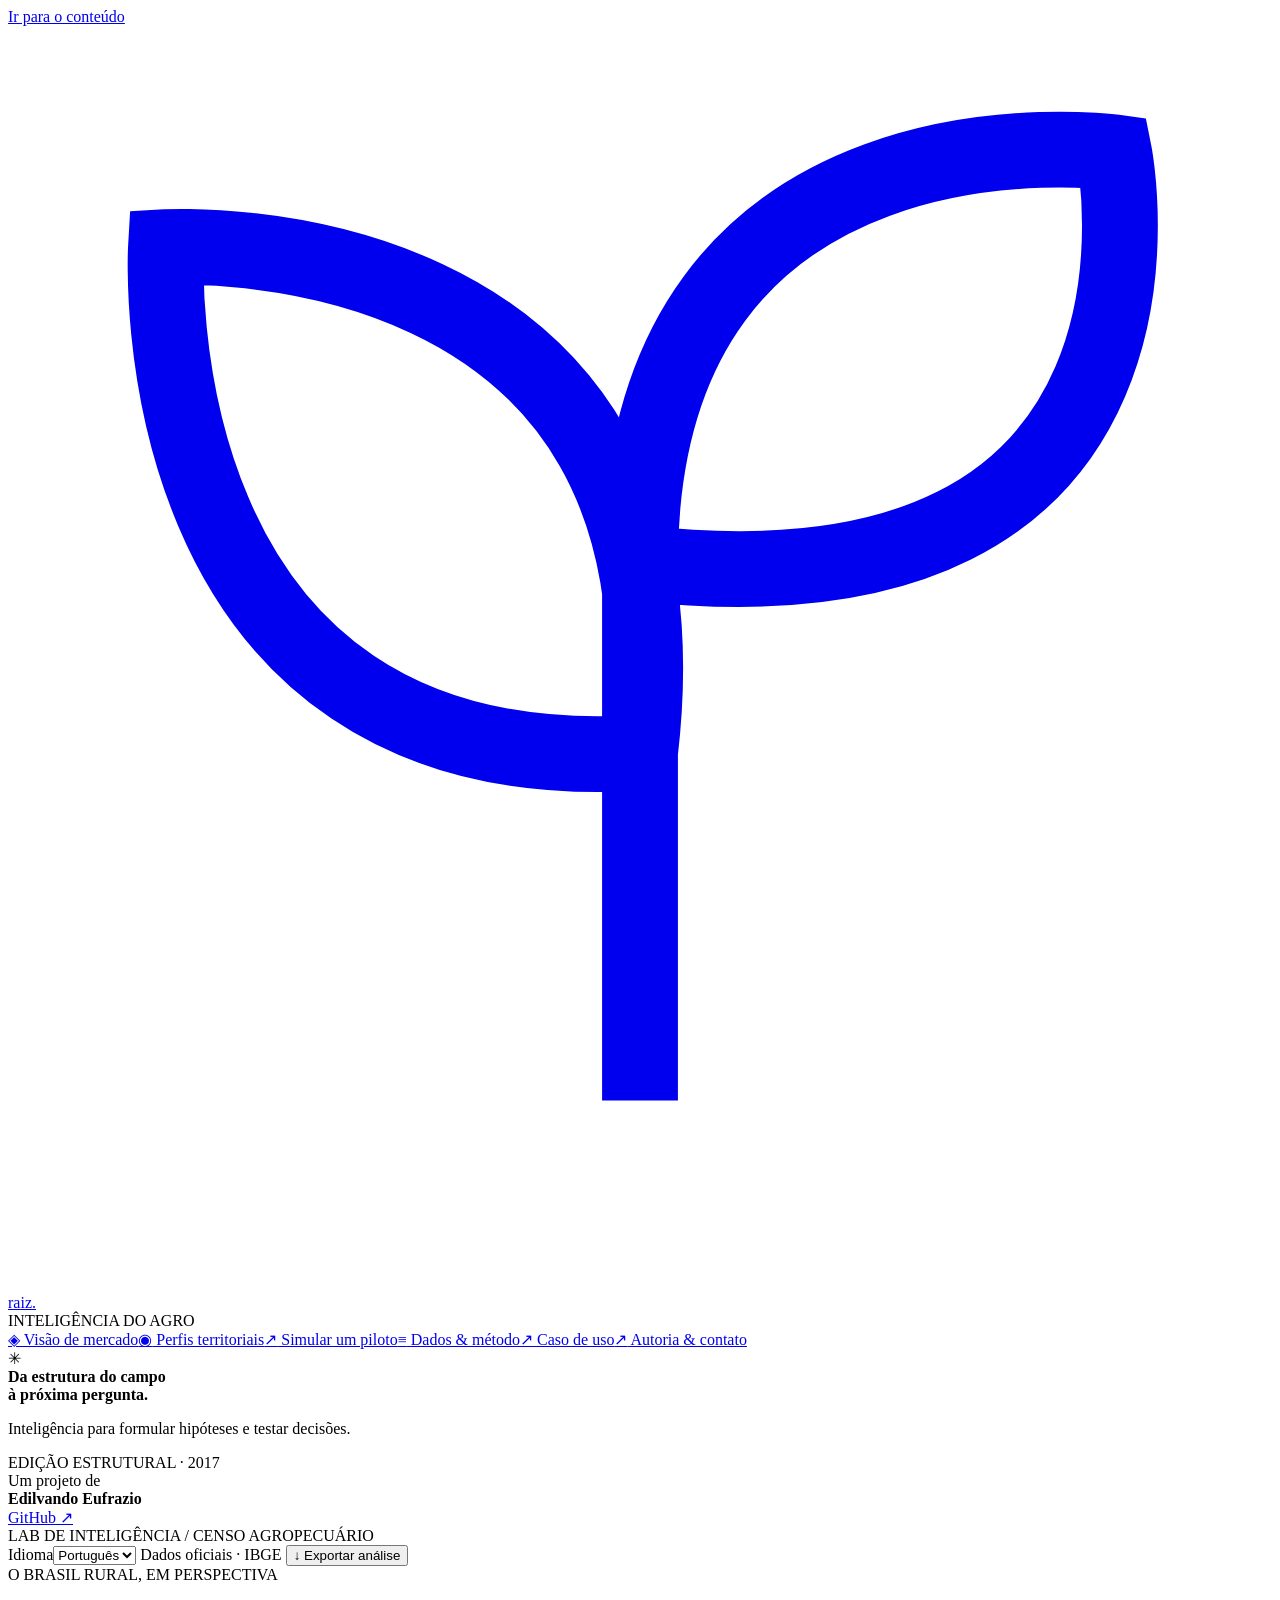
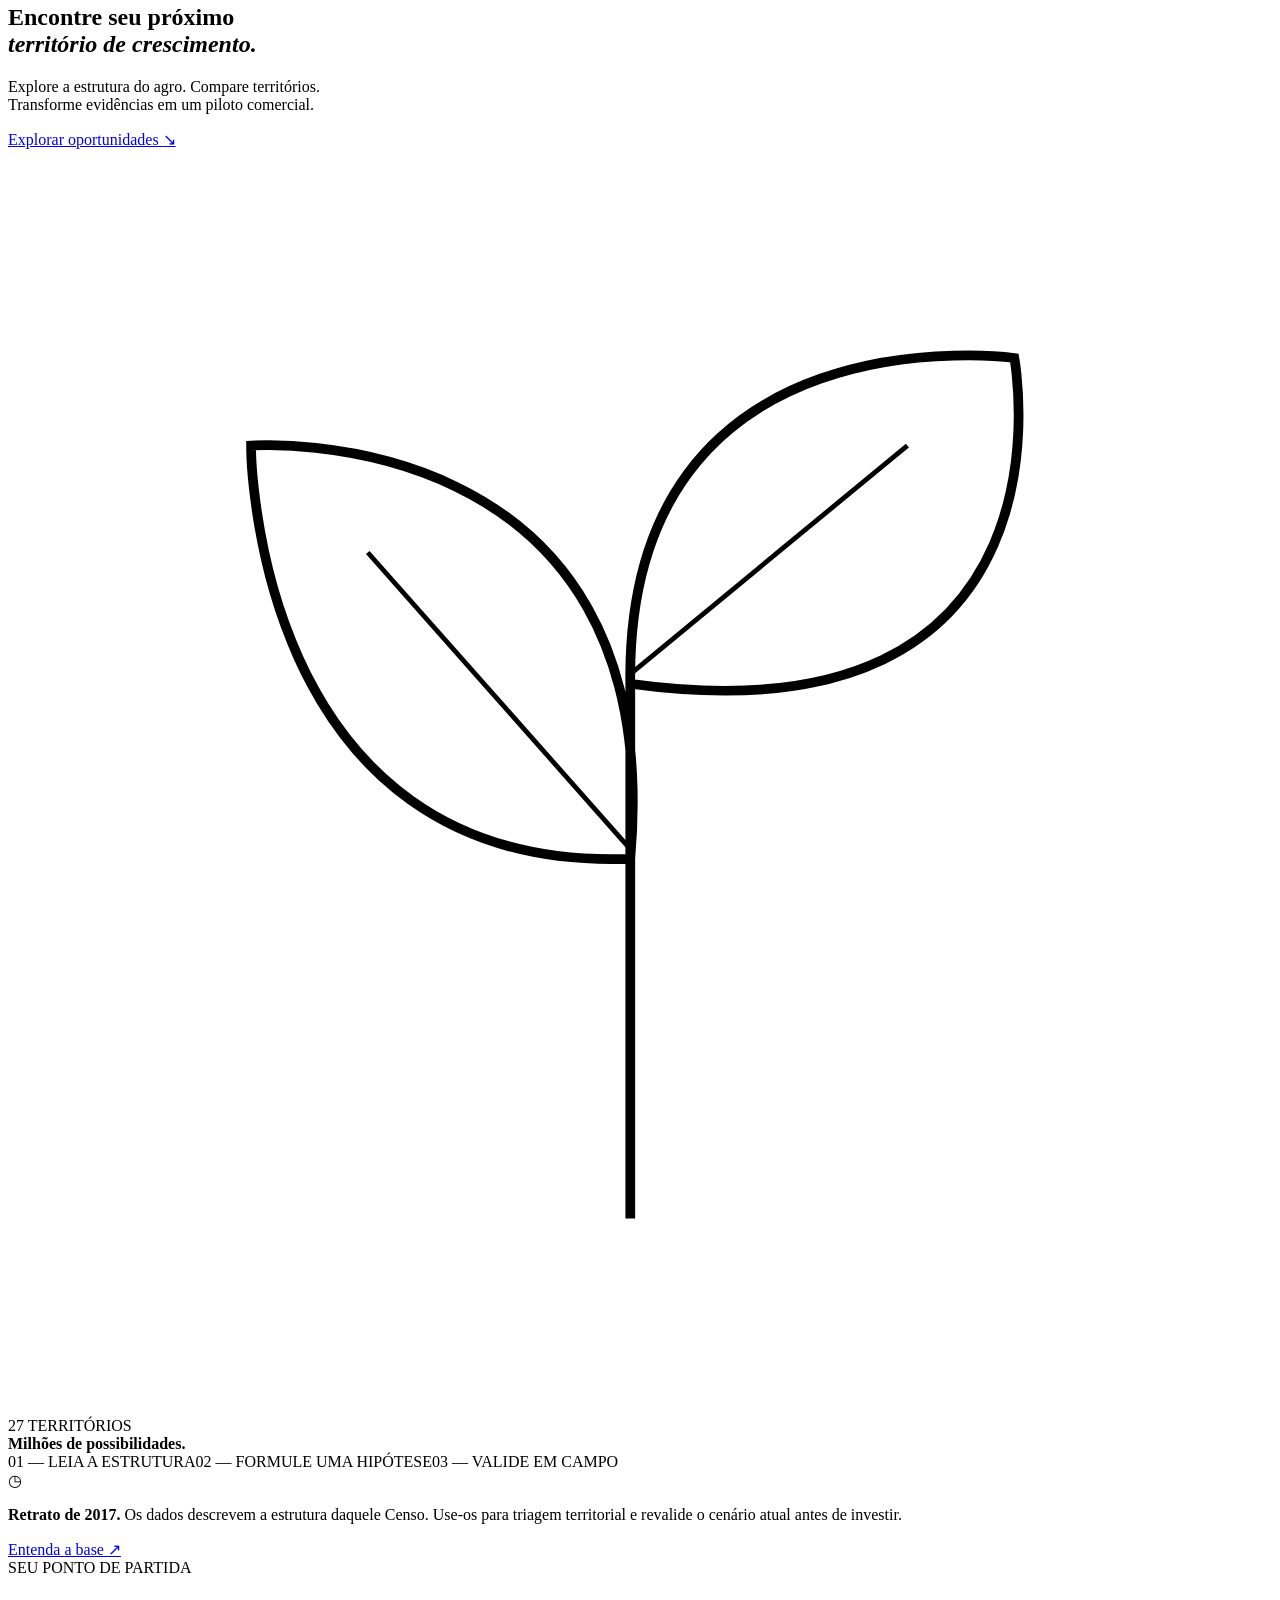
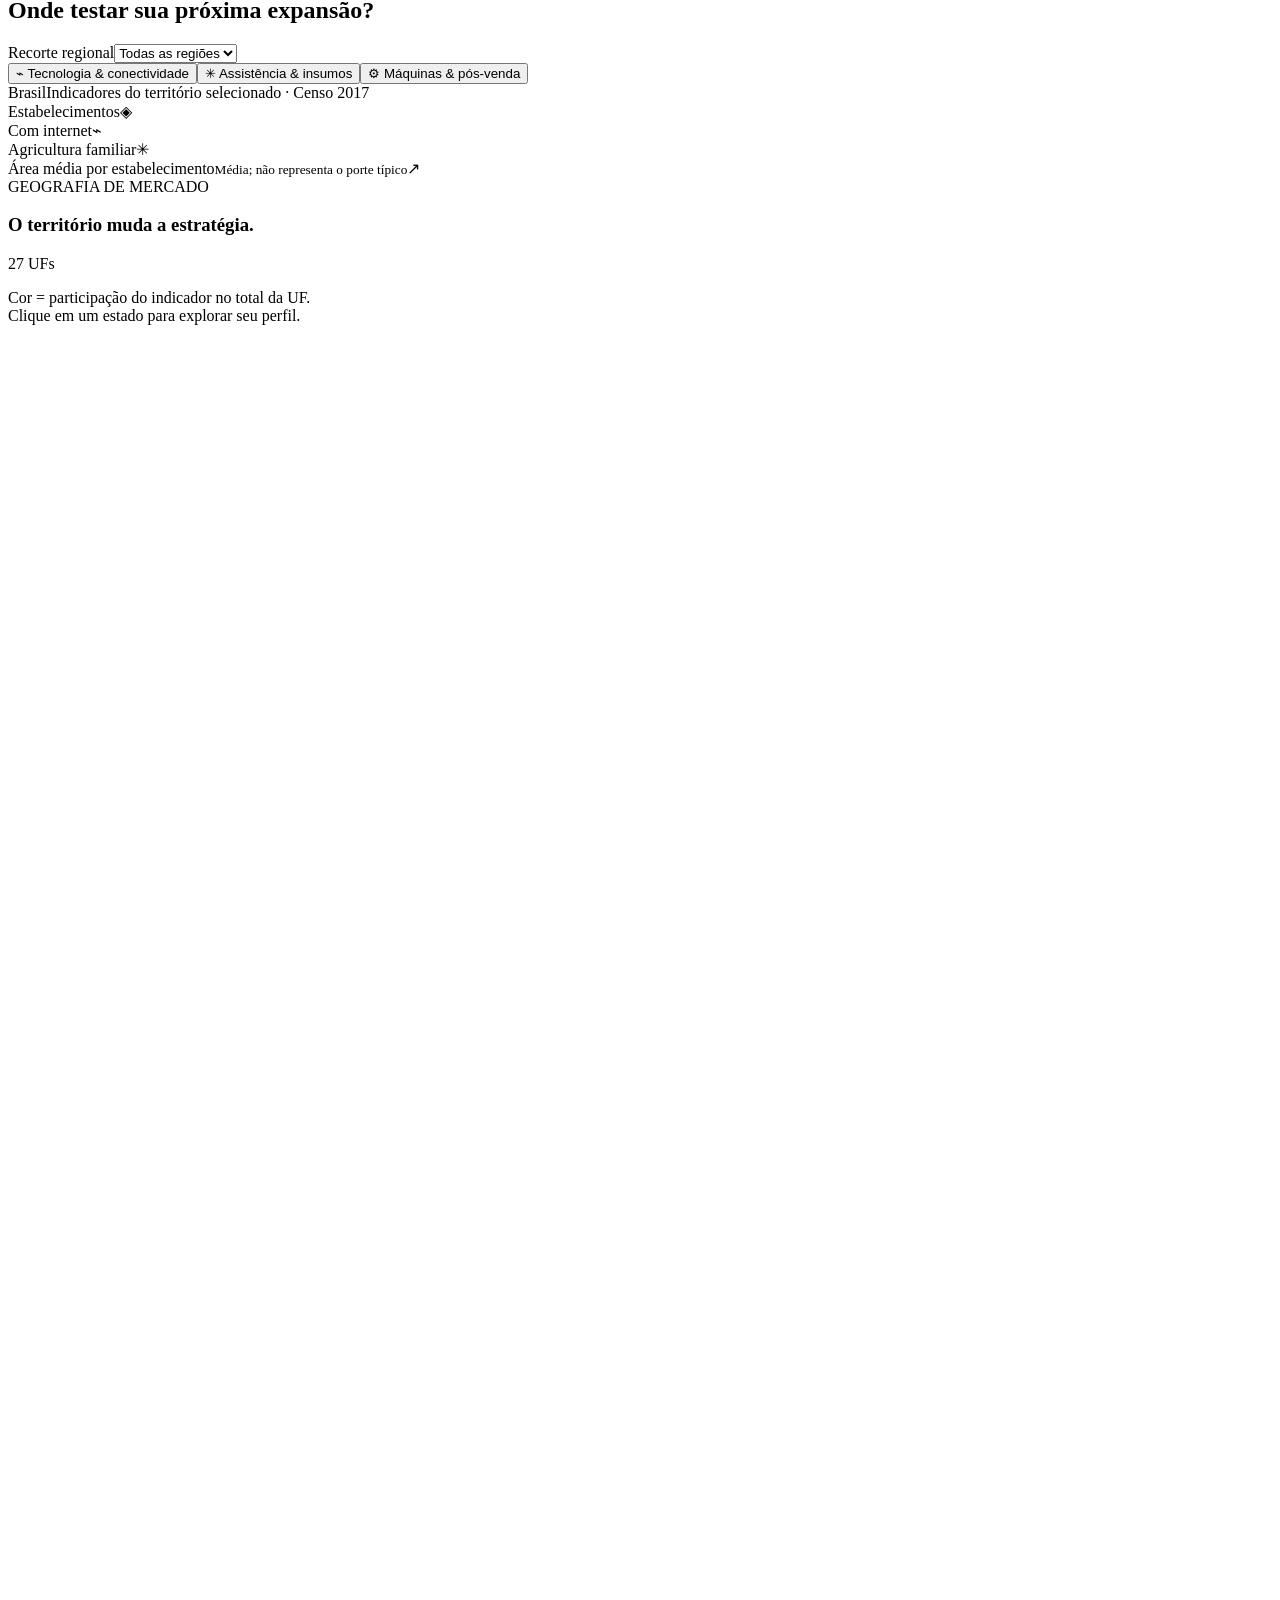
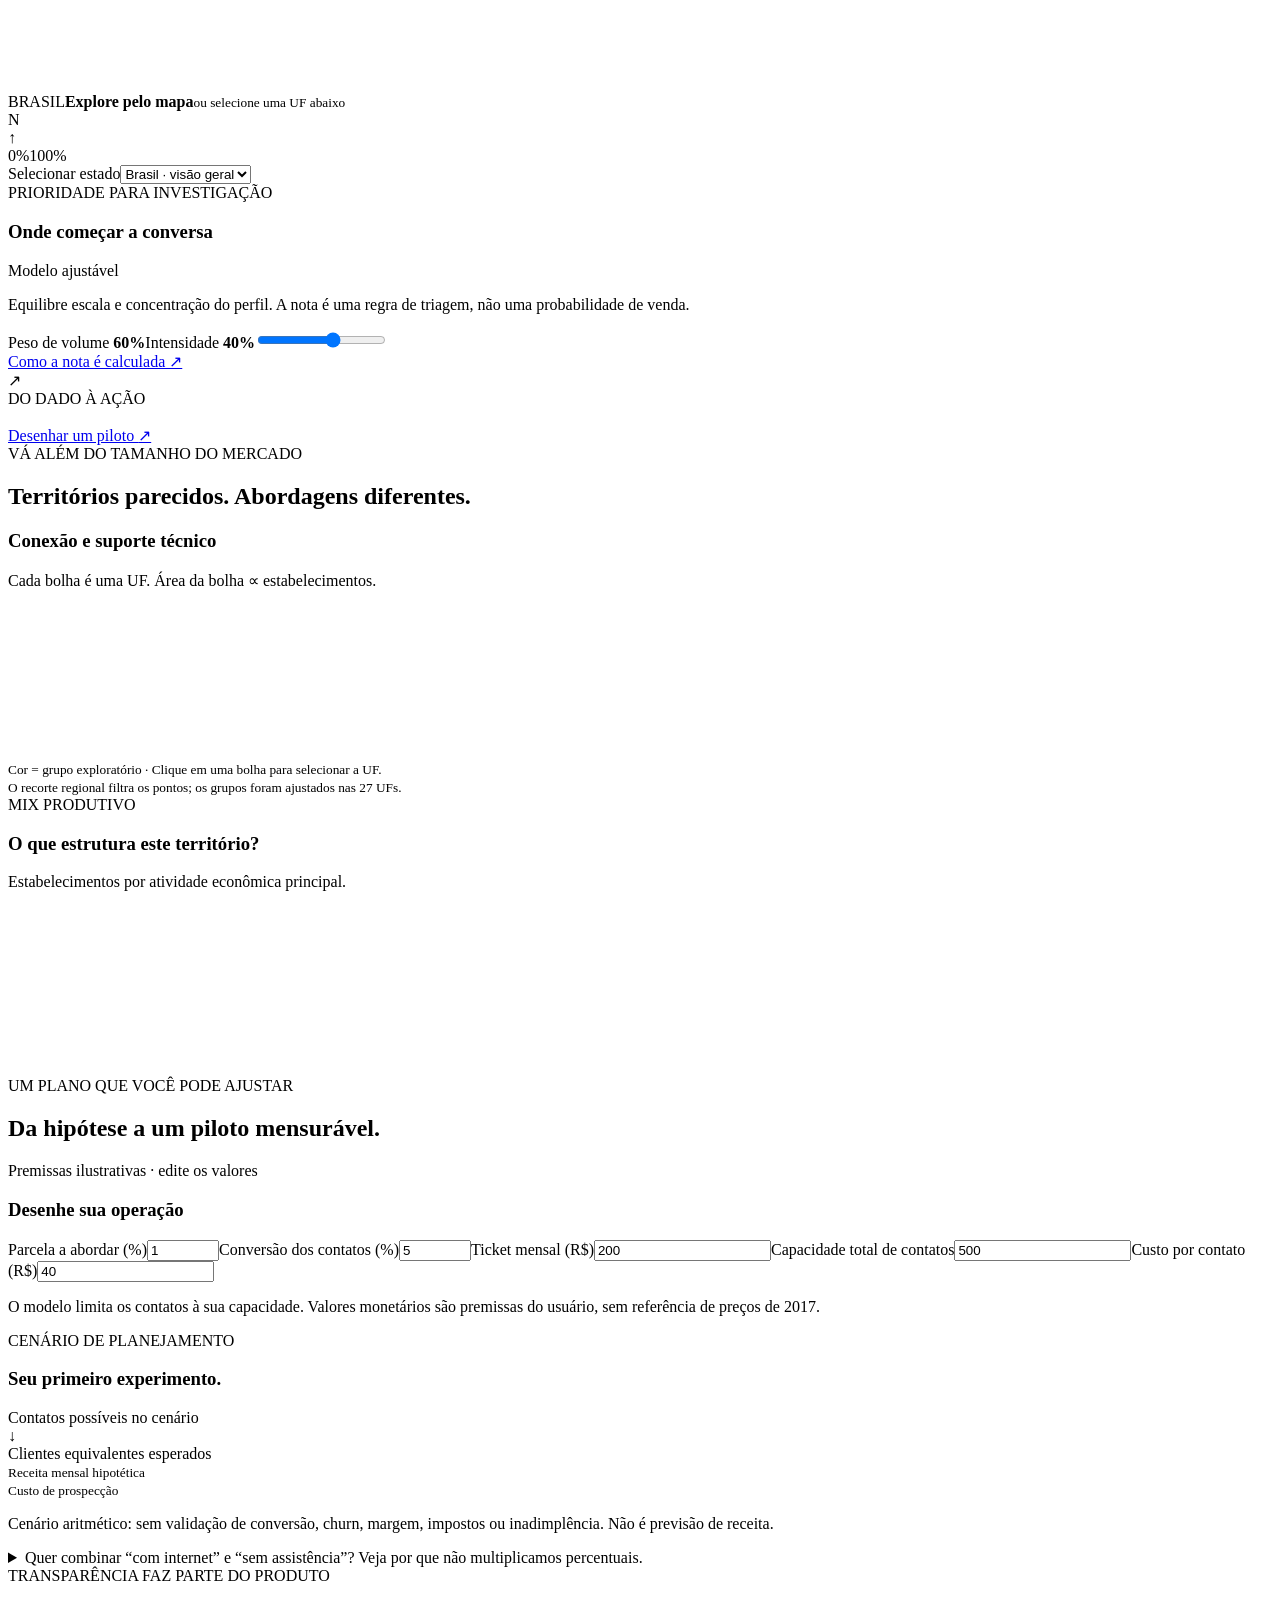
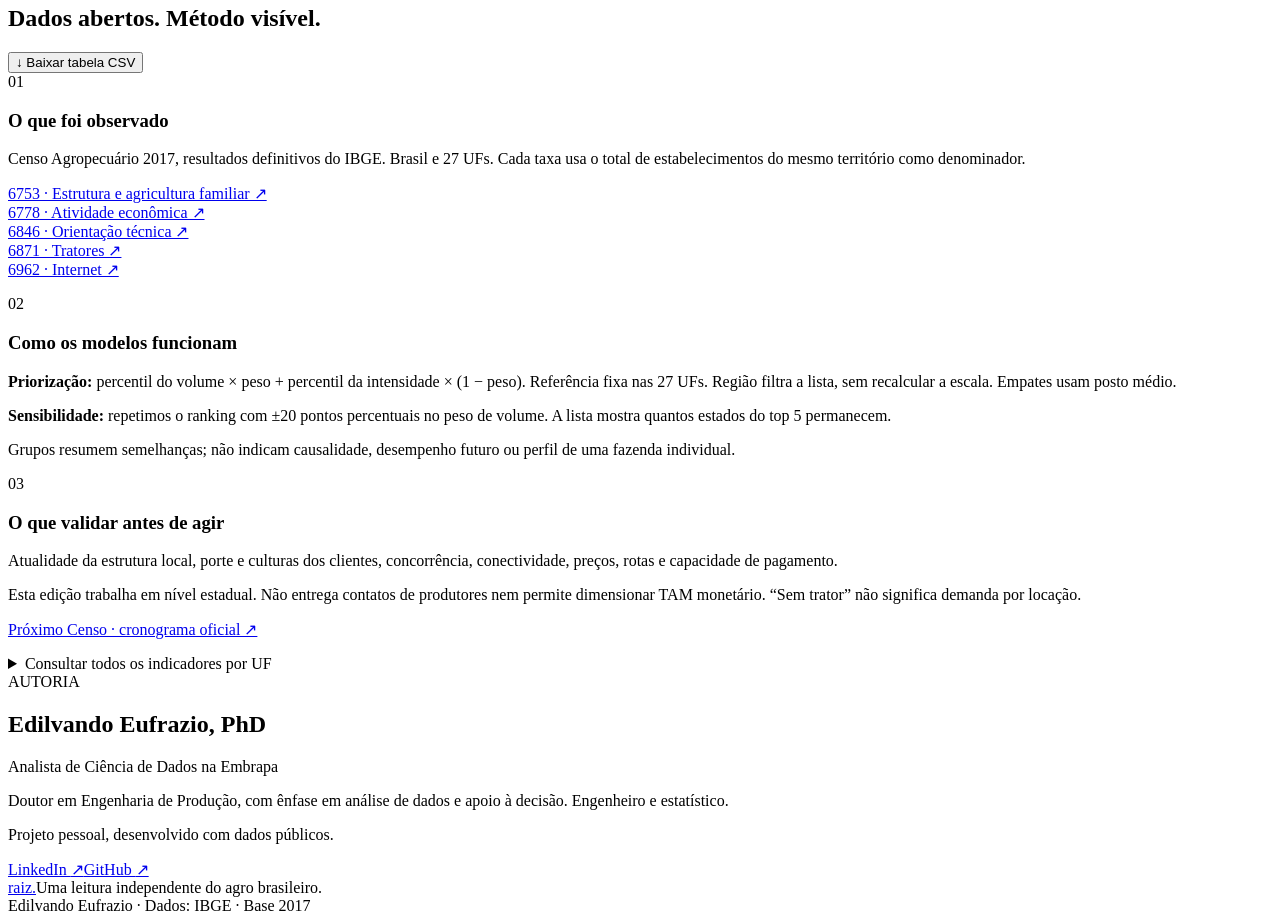
<file: template.html>
<!doctype html><html lang="pt-BR"><head><meta charset="utf-8"><meta name="viewport" content="width=device-width,initial-scale=1"><meta name="theme-color" content="#123f31"><meta name="description" content="Transforme o Censo Agropecuário 2017 em hipóteses de expansão: mapas, segmentação exploratória e cenários comerciais reproduzíveis."><title>Raiz • Inteligência territorial do agro</title><style>__CSS__</style></head><body>
<a class="skip" href="#main">Ir para o conteúdo</a>
<aside class="sidebar"><a class="brand" href="#overview" aria-label="Raiz, início"><svg viewBox="0 0 40 40" aria-hidden="true"><path d="M20 34V17M20 23C4 24 5 7 5 7s17-1 15 16ZM20 17C20 2 35 4 35 4s3 15-15 13Z" fill="none" stroke="currentColor" stroke-width="2.4"/></svg><span>raiz<span class="brand-dot">.</span></span></a><div class="brand-caption">INTELIGÊNCIA DO AGRO</div>
<nav aria-label="Navegação principal"><a class="nav-active" href="#overview"><span>◈</span> Visão de mercado</a><a href="#profiles"><span>◉</span> Perfis territoriais</a><a href="#simulator"><span>↗</span> Simular um piloto</a><a href="#evidence"><span>≡</span> Dados & método</a><a href="piloto-agtech.html"><span>↗</span> Caso de uso</a><a href="#about"><span>↗</span> Autoria & contato</a></nav>
<div class="sidebar-note"><div class="seed">✳</div><strong>Da estrutura do campo<br>à próxima pergunta.</strong><p>Inteligência para formular hipóteses e testar decisões.</p><span class="edition">EDIÇÃO ESTRUTURAL · 2017</span></div><div class="author">Um projeto de<br><b>Edilvando Eufrazio</b><br><a href="https://github.com/edilvando/raiz-agro-intelligence" target="_blank" rel="noopener">GitHub ↗</a></div></aside>
<main id="main"><header class="topbar"><span>LAB DE INTELIGÊNCIA <span class="slash">/</span> CENSO AGROPECUÁRIO</span><div><label class="sr-only" for="language">Idioma</label><select id="language" aria-label="Idioma"><option value="pt-BR">Português</option><option value="en-US">English</option><option value="zh-CN">中文</option></select><span class="source-dot"></span> Dados oficiais · IBGE <button id="export" class="button quiet">↓ Exportar análise</button></div></header>
<section class="hero" id="overview"><div class="hero-copy"><div class="eyebrow"><span></span> O BRASIL RURAL, EM PERSPECTIVA</div><h1>Encontre seu próximo<br><em>território de crescimento.</em></h1><p>Explore a estrutura do agro. Compare territórios.<br>Transforme evidências em um piloto comercial.</p><a class="hero-link" href="#territory">Explorar oportunidades <span>↘</span></a></div><div class="hero-art" aria-hidden="true"><div class="orbit orbit-one"></div><div class="orbit orbit-two"></div><div class="orbit orbit-three"></div><svg viewBox="0 0 260 260"><path d="M128 220V107M128 146C50 149 50 61 50 61s86-6 78 85ZM128 110C127 32 207 43 207 43s15 80-79 67Z" fill="none" stroke="currentColor" stroke-width="2"/><path d="m128 144-54-61m54 25 57-47" fill="none" stroke="currentColor"/></svg><span class="art-tag">27 TERRITÓRIOS<br><b>Milhões de possibilidades.</b></span></div><div class="hero-foot"><span>01 — LEIA A ESTRUTURA</span><span>02 — FORMULE UMA HIPÓTESE</span><span>03 — VALIDE EM CAMPO</span></div></section>
<div class="vintage"><span>◷</span><p><b>Retrato de 2017.</b> Os dados descrevem a estrutura daquele Censo. Use-os para triagem territorial e revalide o cenário atual antes de investir.</p><a href="#evidence">Entenda a base ↗</a></div>
<section class="workspace" id="territory"><div class="section-top"><div><div class="eyebrow dark">SEU PONTO DE PARTIDA</div><h2 id="mission-title">Onde testar sua próxima expansão?</h2></div><label class="region-label">Recorte regional<select id="region"><option value="all">Todas as regiões</option><option value="Norte">Norte</option><option value="Nordeste">Nordeste</option><option value="Sudeste">Sudeste</option><option value="Sul">Sul</option><option value="Centro-Oeste">Centro-Oeste</option></select></label></div>
<div class="mission-tabs" role="group" aria-label="Objetivo de negócio"><button data-mission="digital" aria-pressed="true"><span>⌁</span> Tecnologia & conectividade</button><button data-mission="assistance" aria-pressed="false"><span>✳</span> Assistência & insumos</button><button data-mission="machinery" aria-pressed="false"><span>⚙</span> Máquinas & pós-venda</button></div>
<div class="scope-line"><span id="scope">Brasil</span><button id="reset" class="text-button" hidden>Limpar seleção ×</button><span class="scope-caption">Indicadores do território selecionado · Censo 2017</span></div>
<div class="kpis" aria-live="polite"><article><span class="kpi-label">Estabelecimentos</span><strong id="kpi-total"></strong><small id="kpi-share"></small><span class="mini-icon">◈</span></article><article><span class="kpi-label" id="kpi-base-label">Com internet</span><strong id="kpi-base"></strong><small id="kpi-rate"></small><span class="mini-icon">⌁</span></article><article><span class="kpi-label">Agricultura familiar</span><strong id="kpi-family"></strong><small id="kpi-family-count"></small><span class="mini-icon">✳</span></article><article><span class="kpi-label">Área média por estabelecimento</span><strong id="kpi-area"></strong><small>Média; não representa o porte típico</small><span class="mini-icon">↗</span></article></div>
<div class="market-grid"><article class="map-card"><div class="card-top"><div><div class="eyebrow">GEOGRAFIA DE MERCADO</div><h3>O território muda a estratégia.</h3></div><span class="map-badge">27 UFs</span></div><p class="map-caption">Cor = participação do indicador no total da UF.<br>Clique em um estado para explorar seu perfil.</p><div class="map-wrap"><svg id="map" viewBox="0 0 450 480" aria-label="Mapa interativo das unidades da federação" role="group">__MAP__</svg><div class="map-hover" id="map-hover" aria-live="polite"><span>BRASIL</span><b>Explore pelo mapa</b><small>ou selecione uma UF abaixo</small></div><div class="map-compass" aria-hidden="true">N<br>↑</div></div><div class="map-bottom"><div class="legend"><span id="legend-min">0%</span><i></i><span id="legend-max">100%</span></div><label class="sr-only" for="state">Selecionar estado</label><select id="state"><option value="all">Brasil · visão geral</option></select></div></article>
<article class="rank-card"><div class="card-top"><div><div class="eyebrow dark">PRIORIDADE PARA INVESTIGAÇÃO</div><h3>Onde começar a conversa</h3></div><span class="pill">Modelo ajustável</span></div><p>Equilibre escala e concentração do perfil. A nota é uma regra de triagem, não uma probabilidade de venda.</p><label class="weight-label" for="weight"><span>Peso de volume <b id="volume-weight">60%</b></span><span>Intensidade <b id="intensity-weight">40%</b></span></label><input id="weight" type="range" min="0" max="100" step="5" value="60"><div class="rank-list" id="ranking"></div><div id="sensitivity" class="sensitivity"></div><a class="subtle-link" href="#evidence">Como a nota é calculada ↗</a></article></div>
<div class="insight-band" aria-live="polite"><span class="insight-icon">↗</span><div><div class="eyebrow dark">DO DADO À AÇÃO</div><h3 id="insight-title"></h3><p id="insight-body"></p></div><a href="#simulator">Desenhar um piloto <span>↗</span></a></div>
</section>
<section id="profiles" class="workspace"><div class="section-top"><div><div class="eyebrow dark">VÁ ALÉM DO TAMANHO DO MERCADO</div><h2>Territórios parecidos. Abordagens diferentes.</h2></div><span class="pill" id="cluster-label"></span></div><div class="profile-grid"><article class="white-card scatter-card"><div class="card-top"><div><h3>Conexão e suporte técnico</h3><p>Cada bolha é uma UF. Área da bolha ∝ estabelecimentos.</p></div></div><div class="chart-box"><canvas id="scatter" role="img" aria-label="Dispersão: internet no eixo horizontal, orientação técnica no vertical, ambas em percentual. Dados acessíveis na tabela ao final."></canvas></div><div class="cluster-legend" id="cluster-legend"></div><small class="chart-note">Cor = grupo exploratório · Clique em uma bolha para selecionar a UF.<br>O recorte regional filtra os pontos; os grupos foram ajustados nas 27 UFs.</small></article><article class="white-card activity-card"><div class="eyebrow dark">MIX PRODUTIVO</div><h3 id="activity-title">O que estrutura este território?</h3><p>Estabelecimentos por atividade econômica principal.</p><div class="chart-box"><canvas id="activities" role="img" aria-label="Distribuição dos estabelecimentos por atividade econômica principal. Valores disponíveis na exportação."></canvas></div><p id="activity-insight" class="activity-insight"></p></article></div><div class="cluster-cards" id="cluster-cards"></div></section>
<section id="simulator" class="workspace"><div class="section-top"><div><div class="eyebrow dark">UM PLANO QUE VOCÊ PODE AJUSTAR</div><h2>Da hipótese a um piloto mensurável.</h2></div><span class="pill warm">Premissas ilustrativas · edite os valores</span></div><div class="sim-grid"><article class="white-card"><h3>Desenhe sua operação</h3><p id="sim-base"></p><div class="form-grid"><label>Parcela a abordar (%)<input id="reach" type="number" min="0" max="100" step="0.1" value="1"></label><label>Conversão dos contatos (%)<input id="conversion" type="number" min="0" max="100" step="0.5" value="5"></label><label>Ticket mensal (R$)<input id="ticket" type="number" min="0" step="10" value="200"></label><label>Capacidade total de contatos<input id="capacity" type="number" min="0" step="10" value="500"></label><label>Custo por contato (R$)<input id="cost" type="number" min="0" step="5" value="40"></label></div><p class="small-note">O modelo limita os contatos à sua capacidade. Valores monetários são premissas do usuário, sem referência de preços de 2017.</p></article><article class="sim-output" aria-live="polite"><div class="eyebrow">CENÁRIO DE PLANEJAMENTO</div><h3>Seu primeiro experimento.</h3><div class="funnel"><div><span>Contatos possíveis no cenário</span><b id="sim-contacts"></b></div><span class="funnel-arrow">↓</span><div><span>Clientes equivalentes esperados</span><b id="sim-customers"></b></div></div><div class="sim-metrics"><div><small>Receita mensal hipotética</small><strong id="sim-mrr"></strong></div><div><small>Custo de prospecção</small><strong id="sim-cost"></strong></div></div><p id="sim-cac"></p><p class="small-note light">Cenário aritmético: sem validação de conversão, churn, margem, impostos ou inadimplência. Não é previsão de receita.</p><div id="sim-error" role="alert"></div></article></div><details class="overlap"><summary>Quer combinar “com internet” e “sem assistência”? Veja por que não multiplicamos percentuais.</summary><p id="overlap-text"></p><p>Sem a tabulação conjunta, o intervalo de Fréchet é [máx(0, A + B − N), mín(A, B)]. Multiplicar taxas presumiria independência sem evidência. Esse intervalo descreve 2017 e não é intervalo de confiança nem estimativa de clientes.</p></details></section>
<section id="evidence" class="workspace evidence"><div class="section-top"><div><div class="eyebrow dark">TRANSPARÊNCIA FAZ PARTE DO PRODUTO</div><h2>Dados abertos. Método visível.</h2></div><button id="csv" class="button">↓ Baixar tabela CSV</button></div><div class="method-grid"><div><span class="method-number">01</span><h3>O que foi observado</h3><p>Censo Agropecuário 2017, resultados definitivos do IBGE. Brasil e 27 UFs. Cada taxa usa o total de estabelecimentos do mesmo território como denominador.</p><p><a href="https://sidra.ibge.gov.br/tabela/6753" target="_blank" rel="noopener">6753 · Estrutura e agricultura familiar ↗</a><br><a href="https://sidra.ibge.gov.br/tabela/6778" target="_blank" rel="noopener">6778 · Atividade econômica ↗</a><br><a href="https://sidra.ibge.gov.br/tabela/6846" target="_blank" rel="noopener">6846 · Orientação técnica ↗</a><br><a href="https://sidra.ibge.gov.br/tabela/6871" target="_blank" rel="noopener">6871 · Tratores ↗</a><br><a href="https://sidra.ibge.gov.br/tabela/6962" target="_blank" rel="noopener">6962 · Internet ↗</a></p></div><div><span class="method-number">02</span><h3>Como os modelos funcionam</h3><p><b>Priorização:</b> percentil do volume × peso + percentil da intensidade × (1 − peso). Referência fixa nas 27 UFs. Região filtra a lista, sem recalcular a escala. Empates usam posto médio.</p><p><b>Sensibilidade:</b> repetimos o ranking com ±20 pontos percentuais no peso de volume. A lista mostra quantos estados do top 5 permanecem.</p><p id="model-method"></p><p>Grupos resumem semelhanças; não indicam causalidade, desempenho futuro ou perfil de uma fazenda individual.</p></div><div><span class="method-number">03</span><h3>O que validar antes de agir</h3><p>Atualidade da estrutura local, porte e culturas dos clientes, concorrência, conectividade, preços, rotas e capacidade de pagamento.</p><p>Esta edição trabalha em nível estadual. Não entrega contatos de produtores nem permite dimensionar TAM monetário. “Sem trator” não significa demanda por locação.</p><p><a href="https://12censoagro.ibge.gov.br/" target="_blank" rel="noopener">Próximo Censo · cronograma oficial ↗</a></p><div class="validation" id="validation"></div></div></div><details><summary>Consultar todos os indicadores por UF</summary><div class="table-tools"><label for="search">Buscar UF<input id="search" type="search" placeholder="Estado ou sigla"></label><label for="sort">Ordenar por<select id="sort"><option value="score">Nota da missão ↓</option><option value="establishments">Estabelecimentos ↓</option><option value="internet">Com internet ↓</option><option value="assistance">Com orientação ↓</option><option value="tractor_farms">Com tratores ↓</option><option value="name">Nome A–Z</option></select></label></div><div class="table-scroll"><table><caption>Indicadores observados em 2017; nota calculada para a missão e o peso selecionados.</caption><thead><tr><th>UF / Estado</th><th>Estab.</th><th>Internet</th><th>Orientação</th><th>Com tratores</th><th>Familiar</th><th>Nota</th></tr></thead><tbody id="table"></tbody></table></div></details></section>
<section id="about" class="workspace"><article class="author-note"><div class="author-identity"><div class="eyebrow dark">AUTORIA</div><h2>Edilvando Eufrazio<span class="author-credential">, PhD</span></h2><p>Analista de Ciência de Dados na Embrapa</p></div><div class="author-context"><p>Doutor em Engenharia de Produção, com ênfase em análise de dados e apoio à decisão. Engenheiro e estatístico.</p><p class="author-disclosure">Projeto pessoal, desenvolvido com dados públicos.</p><div class="author-links"><a href="https://www.linkedin.com/in/edilvando-eufrazio-49b63417/" target="_blank" rel="noopener">LinkedIn <span aria-hidden="true">↗</span></a><a href="https://github.com/edilvando/raiz-agro-intelligence" target="_blank" rel="noopener">GitHub <span aria-hidden="true">↗</span></a></div></div></article></section><footer><a class="footer-brand" href="#overview">raiz.</a><span>Uma leitura independente do agro brasileiro.<br>Edilvando Eufrazio · Dados: IBGE · Base 2017</span><span id="retrieved"></span></footer></main>
<script>__CHART__</script><script>const DATA=__DATA__;</script><script>__MODELS__</script><script>__I18N__</script><script>__APP__</script></body></html>
</file>
